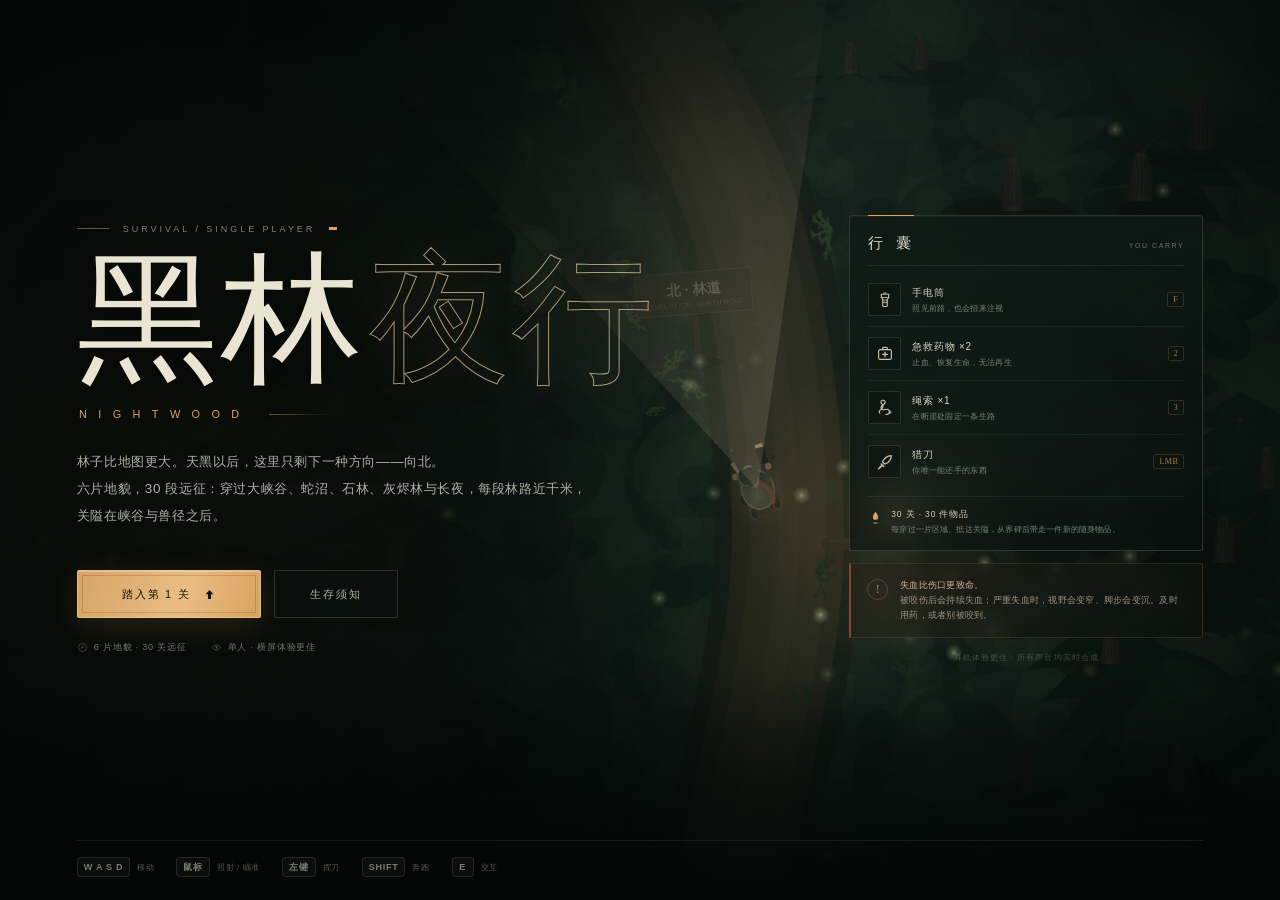
<file: index.html>
<!DOCTYPE html>
<html lang="zh-CN">
<head>
  <meta charset="UTF-8">
  <meta name="viewport" content="width=device-width, initial-scale=1, viewport-fit=cover">
  <meta name="theme-color" content="#050b0a">
  <title>黑林夜行 · NIGHTWOOD</title>
  <meta name="description" content="一款发生在深夜密林中的单人生存穿越小游戏。六片地貌、30 段林路，每关不同天气，每过一关获得一件随身物品；靠手电、猎刀、绳索和急救药物活着走到黎明。">
  <link rel="icon" href="data:image/svg+xml,%3Csvg xmlns='http://www.w3.org/2000/svg' viewBox='0 0 64 64'%3E%3Crect width='64' height='64' rx='12' fill='%2308110d'/%3E%3Cpath d='M32 11c8 10 14 16 14 25a14 14 0 1 1-28 0c0-9 6-15 14-25z' fill='%23e2a25e'/%3E%3Cpath d='M32 26c3 5 5 8 5 12a5 5 0 0 1-10 0c0-4 2-7 5-12z' fill='%2308110d'/%3E%3C/svg%3E">
  <link rel="stylesheet" href="style.css">
</head>
<body>
  <div id="app">
    <canvas id="world" aria-label="黑夜森林游戏画面"></canvas>
    <div class="atmosphere" aria-hidden="true">
      <div class="grain"></div>
      <div class="vignette"></div>
      <div class="moon-haze"></div>
    </div>
    <div id="damageFlash" aria-hidden="true"></div>
    <div id="bleedEdge" aria-hidden="true"></div>
    <div id="dangerPulse" aria-hidden="true"></div>

    <svg class="svg-sprite" aria-hidden="true">
      <defs>
        <symbol id="i-compass" viewBox="0 0 24 24">
          <circle cx="12" cy="12" r="8.6" fill="none" stroke="currentColor" stroke-width="1.4"/>
          <path d="M14.8 9.2l-1.7 4.1-4.1 1.7 1.7-4.1 4.1-1.7z" fill="currentColor"/>
          <path d="M12 1.8v2.1M12 20.1v2.1" stroke="currentColor" stroke-width="1.2"/>
        </symbol>
        <symbol id="i-heart" viewBox="0 0 24 24">
          <path d="M12 20s-7.5-4.6-7.5-10A4.3 4.3 0 0 1 12 7a4.3 4.3 0 0 1 7.5 3c0 5.4-7.5 10-7.5 10z" fill="currentColor"/>
        </symbol>
        <symbol id="i-drop" viewBox="0 0 24 24">
          <path d="M12 2.8s5.6 6.2 5.6 10.2A5.6 5.6 0 0 1 12 18.6a5.6 5.6 0 0 1-5.6-5.6C6.4 9 12 2.8 12 2.8z" fill="none" stroke="currentColor" stroke-width="1.5"/>
          <path d="M9.4 13.6a2.7 2.7 0 0 0 2.6 2.3" fill="none" stroke="currentColor" stroke-width="1.2" stroke-linecap="round"/>
        </symbol>
        <symbol id="i-bolt" viewBox="0 0 24 24">
          <path d="M13.3 2.5L5.7 13h5.1l-.9 8.5L18.3 11h-5.2l.2-8.5z" fill="currentColor"/>
        </symbol>
        <symbol id="i-flashlight" viewBox="0 0 24 24">
          <path d="M7.1 4.4h9.8v4.2L15 11.3v7.9a1.4 1.4 0 0 1-1.4 1.4h-3.2a1.4 1.4 0 0 1-1.4-1.4v-7.9L7.1 8.6V4.4z" fill="none" stroke="currentColor" stroke-width="1.5"/>
          <path d="M8.7 8.6h6.6M9.6 12.1h4.8M9.6 15.2h4.8" stroke="currentColor" stroke-width="1.2" stroke-linecap="round"/>
          <path d="M10.4 2.7h3.2" stroke="currentColor" stroke-width="1.3" stroke-linecap="round"/>
        </symbol>
        <symbol id="i-medkit" viewBox="0 0 24 24">
          <rect x="3.5" y="6.2" width="17" height="13" rx="2" fill="none" stroke="currentColor" stroke-width="1.5"/>
          <path d="M8.8 6.2V4.7A1.5 1.5 0 0 1 10.3 3.2h3.4a1.5 1.5 0 0 1 1.5 1.5v1.5" fill="none" stroke="currentColor" stroke-width="1.5"/>
          <path d="M12 9.5v6.2M8.9 12.6h6.2" stroke="currentColor" stroke-width="1.7" stroke-linecap="round"/>
        </symbol>
        <symbol id="i-rope" viewBox="0 0 24 24">
          <path d="M5.1 18.9c-2.4-2.4 1.3-4.7 3.1-6.6 2-2.2 1.2-4.4-.5-5.9-1.8-1.6-1.5-4.2.8-4.7 2.7-.6 4.6 2.3 3 4.5-1.2 1.7-3.8 2.4-4.7 4.4-.8 1.8 1.1 3.2 2.7 3.6 2.4.6 4.7-1.4 6.7-.2 2.6 1.5 2.1 4.8.1 6-.9.6-2.2.7-3.3.4" fill="none" stroke="currentColor" stroke-width="1.5" stroke-linecap="round"/>
          <path d="M17.7 16.2c1.5-.5 2.6.7 2.2 2.1-.3 1.1-1.8 1.6-2.5.6" fill="none" stroke="currentColor" stroke-width="1.3" stroke-linecap="round"/>
        </symbol>
        <symbol id="i-knife" viewBox="0 0 24 24">
          <path d="M20.4 3.5c-6.6.5-9.9 4.2-11.6 8.1l3.3 3.2c4.3-1.7 8-5.1 8.3-11.3z" fill="none" stroke="currentColor" stroke-width="1.5" stroke-linejoin="round"/>
          <path d="M8.1 12.7l2.9 2.8" stroke="currentColor" stroke-width="1.2"/>
          <path d="M8.4 16.2l-3.7 3.6M6.9 14.7l3.4 3.2" stroke="currentColor" stroke-width="2" stroke-linecap="round"/>
          <path d="M4.1 20.1l-1 1" stroke="currentColor" stroke-width="1.4" stroke-linecap="round"/>
        </symbol>
        <symbol id="i-pause" viewBox="0 0 24 24">
          <path d="M8 5.5v13M16 5.5v13" stroke="currentColor" stroke-width="2.3" stroke-linecap="round"/>
        </symbol>
        <symbol id="i-play" viewBox="0 0 24 24">
          <path d="M8 4.7l11 7.3-11 7.3V4.7z" fill="currentColor"/>
        </symbol>
        <symbol id="i-sound" viewBox="0 0 24 24">
          <path d="M4 9.2h3.2L12 5.3v13.4l-4.8-3.9H4V9.2z" fill="none" stroke="currentColor" stroke-width="1.5" stroke-linejoin="round"/>
          <path d="M15.2 8.4a5 5 0 0 1 0 7.2M17.8 5.9a8.6 8.6 0 0 1 0 12.2" fill="none" stroke="currentColor" stroke-width="1.4" stroke-linecap="round"/>
        </symbol>
        <symbol id="i-mute" viewBox="0 0 24 24">
          <path d="M4 9.2h3.2L12 5.3v13.4l-4.8-3.9H4V9.2z" fill="none" stroke="currentColor" stroke-width="1.5" stroke-linejoin="round"/>
          <path d="M15.5 9.5l5 5M20.5 9.5l-5 5" stroke="currentColor" stroke-width="1.5" stroke-linecap="round"/>
        </symbol>
        <symbol id="i-arrow" viewBox="0 0 24 24">
          <path d="M12 3.5l7.2 8.2h-4.4v8.8H9.2v-8.8H4.8L12 3.5z" fill="currentColor"/>
        </symbol>
        <symbol id="i-foot" viewBox="0 0 24 24">
          <path d="M9.6 12.8c-1.9-.2-3.1 1.6-2.7 3.9.4 2.4 2 4.5 4.2 4.3 2.4-.2 3.5-2.3 3-4.8-.4-2.2-2-3.3-4.5-3.4z" fill="currentColor"/>
          <circle cx="10.2" cy="7.1" r="1.4" fill="currentColor"/>
          <circle cx="13" cy="5.5" r="1.2" fill="currentColor"/>
          <circle cx="15.3" cy="7.2" r="1" fill="currentColor"/>
          <circle cx="15.6" cy="9.8" r=".9" fill="currentColor"/>
        </symbol>
        <symbol id="i-eye" viewBox="0 0 24 24">
          <path d="M2.8 12s3.4-5.6 9.2-5.6 9.2 5.6 9.2 5.6-3.4 5.6-9.2 5.6S2.8 12 2.8 12z" fill="none" stroke="currentColor" stroke-width="1.5"/>
          <circle cx="12" cy="12" r="2.5" fill="currentColor"/>
        </symbol>
        <symbol id="i-leaf" viewBox="0 0 24 24">
          <path d="M4.2 19.8C2.6 12.6 7.9 3.9 20.6 3.3c.6 10.3-5.5 17.4-15 15.2" fill="none" stroke="currentColor" stroke-width="1.5" stroke-linejoin="round"/>
          <path d="M4.2 19.8C7.3 14 11.4 10.1 17.3 7" fill="none" stroke="currentColor" stroke-width="1.2" stroke-linecap="round"/>
        </symbol>
        <symbol id="i-skull" viewBox="0 0 24 24">
          <path d="M5.5 11.4a6.5 6.5 0 1 1 13 0c0 2.2-1 3.4-2.4 4.5v2.4a1.8 1.8 0 0 1-1.8 1.8h-4.6a1.8 1.8 0 0 1-1.8-1.8v-2.4c-1.4-1.1-2.4-2.3-2.4-4.5z" fill="none" stroke="currentColor" stroke-width="1.5"/>
          <circle cx="9.4" cy="11" r="1.35" fill="currentColor"/>
          <circle cx="14.6" cy="11" r="1.35" fill="currentColor"/>
          <path d="M10.3 16.3h3.4M10 18.4h4" stroke="currentColor" stroke-width="1.2" stroke-linecap="round"/>
        </symbol>
        <symbol id="i-torch" viewBox="0 0 24 24">
          <path d="M12 2.8c1.8 2.7 4.2 5.4 4.2 8.7a4.2 4.2 0 1 1-8.4 0c0-3.3 2.4-6 4.2-8.7z" fill="currentColor"/>
          <path d="M9.3 20.8h5.4" stroke="currentColor" stroke-width="1.4" stroke-linecap="round"/>
        </symbol>
        <symbol id="i-chevron" viewBox="0 0 24 24">
          <path d="M9 5l7 7-7 7" fill="none" stroke="currentColor" stroke-width="1.7" stroke-linecap="round" stroke-linejoin="round"/>
        </symbol>
        <symbol id="i-shield" viewBox="0 0 24 24">
          <path d="M12 3l7 3v5.5c0 4.5-3 7.6-7 9.5-4-1.9-7-5-7-9.5V6l7-3z" fill="none" stroke="currentColor" stroke-width="1.5" stroke-linejoin="round"/>
          <path d="M8.8 12.1l2.1 2.1 4.6-4.4" fill="none" stroke="currentColor" stroke-width="1.4" stroke-linecap="round" stroke-linejoin="round"/>
        </symbol>
      </defs>
    </svg>

    <div id="hud" class="hud is-hidden">
      <header class="hud-top">
        <div class="brand">
          <span class="brand-mark"><svg><use href="#i-leaf"/></svg></span>
          <span class="brand-copy"><b>NIGHTWOOD</b><small>黑林夜行</small></span>
        </div>

        <section class="objective" aria-label="当前目标">
          <div class="objective-main">
            <span class="objective-icon"><svg><use href="#i-compass"/></svg></span>
            <div class="objective-copy">
              <span class="eyebrow">第 <b id="levelNum">1</b> / 30 关 · <span id="levelName">林缘</span></span>
              <strong id="objectiveText">穿过本关林道，领取一件随身物品</strong>
            </div>
            <div class="objective-distance"><b id="distance">1,250</b><span>m</span></div>
          </div>
          <div class="progress-track">
            <span class="progress-fill" id="progressFill"></span>
            <span class="progress-glow" id="progressGlow"></span>
            <span class="progress-node progress-node-a"></span>
            <span class="progress-node progress-node-b"></span>
            <span class="progress-node progress-node-c"></span>
          </div>
          <span class="compass-arrow" id="compassArrow" aria-hidden="true"><svg><use href="#i-arrow"/></svg></span>
        </section>

        <div class="top-actions">
          <button id="soundBtn" class="icon-btn" type="button" aria-label="关闭声音" title="声音">
            <svg class="sound-on"><use href="#i-sound"/></svg>
            <svg class="sound-off"><use href="#i-mute"/></svg>
          </button>
          <button id="pauseBtn" class="icon-btn" type="button" aria-label="暂停游戏" title="暂停 (Esc)">
            <svg><use href="#i-pause"/></svg>
          </button>
        </div>
      </header>

      <aside class="status-panel" aria-label="生存状态">
        <div class="status-head">
          <span class="status-label"><svg><use href="#i-heart"/></svg> 生命</span>
          <span class="hp-readout"><b id="hpValue">100</b><small>/<span id="hpMax">100</span></small></span>
        </div>
        <div class="hp-track"><span id="hpFill" class="hp-fill"></span><i class="hp-shine"></i></div>
        <div class="status-row">
          <span class="bleed-label" id="bleedLabel"><svg><use href="#i-drop"/></svg> 无失血</span>
          <span class="bleed-pips" id="bleedPips" aria-hidden="true"><i></i><i></i><i></i></span>
        </div>
        <div class="stamina-row">
          <span><svg><use href="#i-bolt"/></svg> 体力</span>
          <div class="stamina-track"><span id="staminaFill"></span></div>
        </div>
      </aside>

      <aside class="inventory-panel" id="inventoryPanel" aria-label="关卡奖励物品">
        <div class="inventory-head"><span>沿路拾得</span><b id="itemCount">0</b></div>
        <div class="inventory-items" id="inventoryItems"><span class="inventory-empty">尚未获得物品</span></div>
      </aside>

      <div class="hotbar" role="group" aria-label="随身物品">
        <button class="slot is-active" type="button" data-slot="light" aria-label="手电筒（F）">
          <span class="slot-key">F</span>
          <span class="slot-icon"><svg><use href="#i-flashlight"/></svg></span>
          <span class="slot-name">手电</span>
          <span class="slot-state" id="lightState">已开</span>
        </button>
        <button class="slot" type="button" data-slot="med" aria-label="急救药物（2）">
          <span class="slot-key">2</span>
          <span class="slot-icon"><svg><use href="#i-medkit"/></svg></span>
          <span class="slot-name">急救药</span>
          <span class="slot-count" id="medCount">2</span>
        </button>
        <button class="slot" type="button" data-slot="rope" aria-label="绳子（3）">
          <span class="slot-key">3</span>
          <span class="slot-icon"><svg><use href="#i-rope"/></svg></span>
          <span class="slot-name">绳索</span>
          <span class="slot-count" id="ropeCount">1</span>
        </button>
        <button class="slot slot-knife" type="button" data-slot="knife" aria-label="猎刀（鼠标左键或空格）">
          <span class="slot-key">LMB</span>
          <span class="slot-icon"><svg><use href="#i-knife"/></svg></span>
          <span class="slot-name">猎刀</span>
          <span class="slot-state">就绪</span>
        </button>
      </div>

      <div id="prompt" class="prompt" role="status" aria-live="polite">
        <span class="prompt-key">E</span>
        <span class="prompt-copy"><b id="promptTitle">固定绳索</b><small id="promptSub">跨过前方断崖</small></span>
      </div>

      <div class="hints" aria-hidden="true">
        <span><kbd>WASD</kbd> 移动</span>
        <span><kbd>SHIFT</kbd> 奔跑</span>
        <span><kbd>F</kbd> 手电</span>
        <span><kbd>LMB</kbd> 挥刀</span>
        <span><kbd>ESC</kbd> 暂停</span>
      </div>

      <div id="toasts" class="toasts" aria-live="polite" aria-atomic="false"></div>
      <div id="sceneTitle" class="scene-title" aria-live="polite">
        <span class="scene-eyebrow" id="sceneEyebrow">第 1 关</span>
        <b id="sceneName">林 缘</b>
        <small id="sceneSub">天光在身后熄灭了</small>
      </div>
    </div>

    <section id="menu" class="screen menu-screen">
      <div class="menu-gradient"></div>
      <div class="menu-content">
        <div class="menu-lead">
          <div class="menu-kicker"><span></span> SURVIVAL / SINGLE PLAYER <span></span></div>
          <h1><span>黑林</span><span class="title-outline">夜行</span></h1>
          <div class="title-en">NIGHTWOOD</div>
          <p class="menu-story">林子比地图更大。天黑以后，这里只剩下一种方向——向北。<br>六片地貌，30 段远征：穿过大峡谷、蛇沼、石林、灰烬林与长夜，每段林路近千米，关隘在峡谷与兽径之后。</p>
          <div class="menu-actions">
            <button id="startBtn" class="btn btn-primary" type="button">
              <span>踏入第 1 关</span>
              <svg><use href="#i-arrow"/></svg>
            </button>
            <button id="howBtn" class="btn btn-quiet" type="button">生存须知</button>
          </div>
          <div class="menu-meta">
            <span><svg><use href="#i-compass"/></svg> 6 片地貌 · 30 关远征</span>
            <span><svg><use href="#i-eye"/></svg> 单人 · 横屏体验更佳</span>
            <span class="menu-touch-tip"><svg><use href="#i-bolt"/></svg> 摇杆推到底奔跑</span>
          </div>
        </div>

        <aside class="menu-side">
          <div class="field-card">
            <div class="field-head"><span>行 囊</span><small>YOU CARRY</small></div>
            <ul class="kit-list">
              <li><span class="kit-icon"><svg><use href="#i-flashlight"/></svg></span><div><b>手电筒</b><small>照见前路，也会招来注视</small></div><em>F</em></li>
              <li><span class="kit-icon"><svg><use href="#i-medkit"/></svg></span><div><b>急救药物 ×2</b><small>止血、恢复生命，无法再生</small></div><em>2</em></li>
              <li><span class="kit-icon"><svg><use href="#i-rope"/></svg></span><div><b>绳索 ×1</b><small>在断崖处固定一条生路</small></div><em>3</em></li>
              <li><span class="kit-icon"><svg><use href="#i-knife"/></svg></span><div><b>猎刀</b><small>你唯一能还手的东西</small></div><em>LMB</em></li>
            </ul>
            <div class="kit-note"><svg><use href="#i-torch"/></svg><span><b>30 关 · 30 件物品</b><small>每穿过一片区域、抵达关隘，从界碑后带走一件新的随身物品。</small></span></div>
          </div>
          <div class="rule-card">
            <span class="rule-mark">!</span>
            <p><b>失血比伤口更致命。</b><br>被咬伤后会持续失血；严重失血时，视野会变窄、脚步会变沉。及时用药，或者别被咬到。</p>
          </div>
          <div class="menu-footnote">耳机体验更佳 · 所有声音均实时合成</div>
        </aside>
      </div>
      <div class="menu-controls">
        <span><kbd>W A S D</kbd> 移动</span>
        <span><kbd>鼠标</kbd> 照射 / 瞄准</span>
        <span><kbd>左键</kbd> 挥刀</span>
        <span><kbd>SHIFT</kbd> 奔跑</span>
        <span><kbd>E</kbd> 交互</span>
      </div>
    </section>

    <section id="howModal" class="screen modal-screen is-hidden" aria-modal="true" role="dialog" aria-labelledby="howTitle">
      <div class="modal-card how-card">
        <button class="modal-close" id="howClose" type="button" aria-label="关闭">×</button>
        <span class="modal-kicker">FIELD MANUAL / 01</span>
        <h2 id="howTitle">活着穿过黑森林</h2>
        <div class="how-grid">
          <article><span class="how-num">01</span><h3>看光，也看暗处</h3><p>手电照出的扇形区域最清晰。光圈外的树影里，可能只剩两只反光的眼睛。</p></article>
          <article><span class="how-num">02</span><h3>光会暴露你</h3><p>捕食者更远就能发现开着手电、正在奔跑的人。想绕开它们，就关灯、慢走。</p></article>
          <article><span class="how-num">03</span><h3>伤口必须处理</h3><p>每次被咬都会叠加失血。失血会持续扣除生命；按 <kbd>2</kbd> 使用急救药物止血。</p></article>
          <article><span class="how-num">04</span><h3>不要恋战</h3><p>刀能逼退野兽，但你的体力有限。多数时候，跑开比杀死它更划算。</p></article>
        </div>
        <div class="how-tip"><b>路线提示</b> 每关是一整片区域，关隘在近千米林路之外，不是几步路就能到。先穿过大峡谷，再经过蛇沼、石林、灰烬林、长夜和北坡；抵达关隘即可领取一件随身物品。断崖处需要按 <kbd>E</kbd> 用绳索架桥。</div>
        <button id="howStart" class="btn btn-primary" type="button"><span>开始穿越</span><svg><use href="#i-arrow"/></svg></button>
      </div>
    </section>

    <section id="pause" class="screen modal-screen is-hidden" aria-modal="true" role="dialog" aria-labelledby="pauseTitle">
      <div class="modal-card pause-card">
        <span class="modal-kicker">PAUSED / 林间暂歇</span>
        <h2 id="pauseTitle">黑暗还在等你</h2>
        <p class="modal-sub">深呼吸。野兽不会在你暂停时靠近。</p>
        <div class="pause-actions">
          <button id="resumeBtn" class="btn btn-primary" type="button"><span>继续前进</span><svg><use href="#i-play"/></svg></button>
          <button id="pauseRestartBtn" class="btn btn-quiet" type="button">重新开始</button>
          <button id="pauseMenuBtn" class="btn btn-quiet" type="button">返回标题</button>
        </div>
        <div class="pause-stats" id="pauseStats"></div>
      </div>
    </section>

    <section id="death" class="screen end-screen is-hidden" aria-modal="true" role="dialog" aria-labelledby="deathTitle">
      <div class="end-card end-death">
        <span class="end-mark"><svg><use href="#i-skull"/></svg></span>
        <span class="modal-kicker">THE FOREST KEPT YOU</span>
        <h2 id="deathTitle">你倒在了黑暗里</h2>
        <p id="deathReason" class="end-copy">血在落叶间洇开。森林重新安静下来。</p>
        <div class="end-stats" id="deathStats"></div>
        <div class="end-actions">
          <button id="retryBtn" class="btn btn-primary" type="button"><span>再来一次</span><svg><use href="#i-arrow"/></svg></button>
          <button id="deathMenuBtn" class="btn btn-quiet" type="button">返回标题</button>
        </div>
        <small class="end-hint">提示：及时止血，比杀死更多野兽更重要。</small>
      </div>
    </section>

    <section id="victory" class="screen end-screen is-hidden" aria-modal="true" role="dialog" aria-labelledby="victoryTitle">
      <div class="end-card end-victory">
        <span class="end-mark"><svg><use href="#i-torch"/></svg></span>
        <span class="modal-kicker">YOU MADE IT THROUGH</span>
        <h2 id="victoryTitle">你走出了黑森林</h2>
        <p id="victoryCopy" class="end-copy">林道尽头浮起灰蓝色的晨雾。你回头看了一眼——树影很深，但再没有东西跟上来。</p>
        <div class="reward-card" id="rewardCard">
          <span class="reward-icon"><svg><use id="rewardIcon" href="#i-flashlight"/></svg></span>
          <div class="reward-copy">
            <span>本关奖励 · 随身物品</span>
            <b id="rewardName">强光电池</b>
            <p id="rewardDesc">手电照射范围 +18%。</p>
          </div>
          <em id="rewardCount">+1</em>
        </div>
        <div class="end-stats" id="victoryStats"></div>
        <div class="end-actions">
          <button id="againBtn" class="btn btn-primary" type="button"><span>进入下一关</span><svg><use href="#i-arrow"/></svg></button>
          <button id="victoryMenuBtn" class="btn btn-quiet" type="button">返回标题</button>
        </div>
        <small class="end-hint" id="victoryHint">30 关 · 每过一关获得一件随身物品</small>
      </div>
    </section>

    <div id="touchUI" class="touch-ui" aria-hidden="true">
      <div class="touch-stick" id="touchStick"><span class="stick-ring"></span><span class="stick-knob" id="stickKnob"></span></div>
      <div class="touch-actions">
        <button type="button" class="touch-btn touch-light" data-touch="light" aria-label="开关手电"><svg><use href="#i-flashlight"/></svg></button>
        <button type="button" class="touch-btn touch-med" data-touch="med" aria-label="使用急救药物"><svg><use href="#i-medkit"/></svg></button>
        <button type="button" class="touch-btn touch-interact" data-touch="interact" aria-label="交互"><span>E</span></button>
        <button type="button" class="touch-btn touch-attack" data-touch="attack" aria-label="挥刀"><svg><use href="#i-knife"/></svg></button>
      </div>
    </div>

    <div id="rotateHint" class="rotate-hint">
      <svg><use href="#i-compass"/></svg>
      <b>横屏进入森林</b>
      <span>旋转设备可获得更完整的视野</span>
    </div>
  </div>

  <script src="game.js"></script>
</body>
</html>
</file>
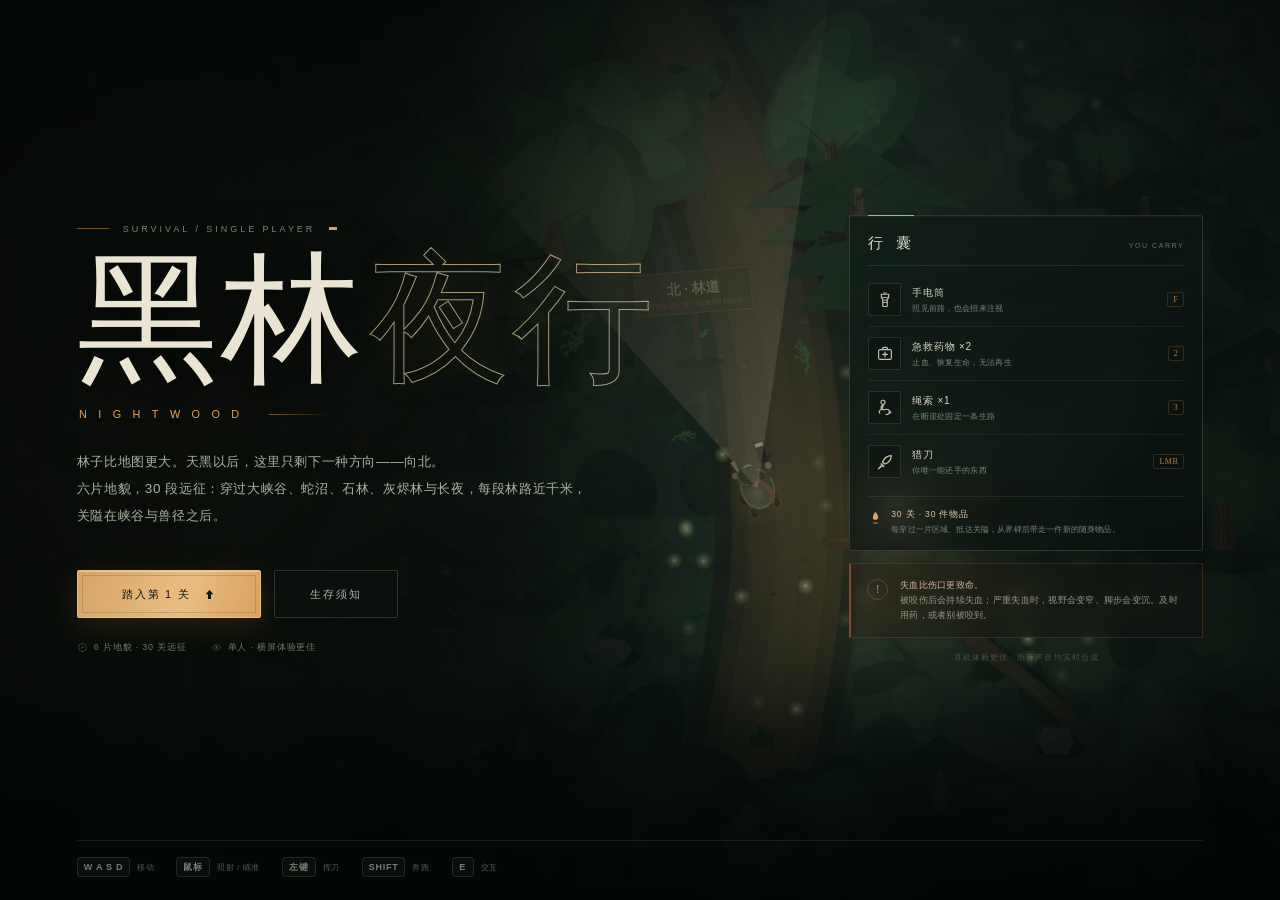
<file: night-forest.html>
<!DOCTYPE html>
<html lang="zh-CN">
<head>
  <meta charset="UTF-8">
  <meta name="viewport" content="width=device-width, initial-scale=1, viewport-fit=cover">
  <meta name="theme-color" content="#050b0a">
  <title>黑林夜行 · NIGHTWOOD</title>
  <meta name="description" content="一款发生在深夜密林中的单人生存穿越小游戏。六片地貌、30 段林路，每关不同天气，每过一关获得一件随身物品；靠手电、猎刀、绳索和急救药物活着走到黎明。">
  <link rel="icon" href="data:image/svg+xml,%3Csvg xmlns='http://www.w3.org/2000/svg' viewBox='0 0 64 64'%3E%3Crect width='64' height='64' rx='12' fill='%2308110d'/%3E%3Cpath d='M32 11c8 10 14 16 14 25a14 14 0 1 1-28 0c0-9 6-15 14-25z' fill='%23e2a25e'/%3E%3Cpath d='M32 26c3 5 5 8 5 12a5 5 0 0 1-10 0c0-4 2-7 5-12z' fill='%2308110d'/%3E%3C/svg%3E">
  <style>
/* NIGHTWOOD — interface skin */
:root {
  --ink: #e8e3d4;
  --ink-dim: #b8b8a6;
  --muted: #84968b;
  --faint: rgba(219, 226, 207, .09);
  --line: rgba(211, 220, 198, .15);
  --line-strong: rgba(224, 230, 207, .28);
  --panel: rgba(8, 15, 14, .72);
  --panel-deep: rgba(4, 9, 9, .9);
  --moss: #8ba387;
  --moss-bright: #bed0a8;
  --amber: #e2a25e;
  --amber-hot: #ffd18c;
  --amber-soft: rgba(226, 162, 94, .16);
  --blood: #b74840;
  --blood-hot: #e26c56;
  --blue-night: #6e8d98;
  --ui-sans: "Avenir Next", "Segoe UI", "PingFang SC", "Microsoft YaHei", sans-serif;
  --ui-serif: "Iowan Old Style", "Palatino Linotype", "Book Antiqua", "Songti SC", "STSong", serif;
  --ease: cubic-bezier(.2, .8, .2, 1);
}

* { box-sizing: border-box; }
html, body {
  width: 100%;
  height: 100%;
  margin: 0;
  padding: 0;
  overflow: hidden;
  background: #040807;
  color: var(--ink);
  font-family: var(--ui-sans);
  -webkit-font-smoothing: antialiased;
  text-rendering: optimizeLegibility;
}
body {
  overscroll-behavior: none;
  user-select: none;
  -webkit-user-select: none;
  touch-action: none;
}
button { font: inherit; color: inherit; border: 0; background: none; padding: 0; cursor: pointer; }
button:focus-visible, [tabindex]:focus-visible {
  outline: 1px solid var(--amber-hot);
  outline-offset: 4px;
}
svg { display: block; width: 1em; height: 1em; }
::selection { background: var(--amber); color: #080b09; }

#app {
  position: fixed;
  inset: 0;
  isolation: isolate;
  background: #050a09;
}
#world {
  position: absolute;
  inset: 0;
  width: 100%;
  height: 100%;
  display: block;
  cursor: crosshair;
}
body.is-playing #world { cursor: none; }
body:not(.is-playing) #world { cursor: default; }
.svg-sprite { position: absolute; width: 0; height: 0; overflow: hidden; }

/* ---------------- atmosphere ---------------- */
.atmosphere { position: absolute; inset: 0; pointer-events: none; z-index: 2; }
.atmosphere > div { position: absolute; inset: 0; }
.grain {
  opacity: .05;
  mix-blend-mode: soft-light;
  background-image: url("data:image/svg+xml,%3Csvg xmlns='http://www.w3.org/2000/svg' width='220' height='220'%3E%3Cfilter id='n'%3E%3CfeTurbulence type='fractalNoise' baseFrequency='.9' numOctaves='3' stitchTiles='stitch'/%3E%3C/filter%3E%3Crect width='100%25' height='100%25' filter='url(%23n)'/%3E%3C/svg%3E");
  animation: grainShift 1.1s steps(2) infinite;
  transform: scale(1.08);
}
.vignette {
  background:
    radial-gradient(ellipse at 50% 48%, transparent 35%, rgba(2, 6, 5, .25) 64%, rgba(1, 4, 3, .8) 100%),
    linear-gradient(180deg, rgba(1, 5, 5, .3), transparent 18%, transparent 76%, rgba(1, 4, 3, .52));
}
.moon-haze {
  opacity: .8;
  background:
    radial-gradient(ellipse 55% 38% at 78% -5%, rgba(133, 164, 164, .11), transparent 65%),
    linear-gradient(116deg, transparent 35%, rgba(123, 155, 146, .028) 47%, transparent 58%);
  mix-blend-mode: screen;
}
#damageFlash, #bleedEdge, #dangerPulse { position: absolute; inset: 0; pointer-events: none; }
#damageFlash {
  z-index: 8;
  opacity: 0;
  background:
    radial-gradient(ellipse at 50% 55%, transparent 24%, rgba(137, 16, 16, .28) 68%, rgba(107, 8, 8, .7) 100%);
  mix-blend-mode: screen;
  transition: opacity .5s ease-out;
}
#bleedEdge {
  z-index: 7;
  opacity: calc(var(--bleed, 0) * .6);
  background: radial-gradient(ellipse at 50% 50%, transparent 44%, rgba(108, 12, 16, .42) 82%, rgba(72, 4, 8, .74) 100%);
  animation: bleedPulse 2.1s ease-in-out infinite;
  transition: opacity .8s ease;
}
#dangerPulse {
  z-index: 7;
  opacity: 0;
  box-shadow: inset 0 0 130px 30px rgba(142, 30, 25, .22);
  transition: opacity .6s ease;
}
#dangerPulse.is-danger { opacity: 1; animation: dangerBreathe 1.8s ease-in-out infinite; }

@keyframes grainShift {
  0% { transform: translate(0, 0) scale(1.08); }
  25% { transform: translate(-1.5%, 1%) scale(1.08); }
  50% { transform: translate(1%, -1.5%) scale(1.08); }
  75% { transform: translate(1.5%, .5%) scale(1.08); }
  100% { transform: translate(-.5%, 1.5%) scale(1.08); }
}
@keyframes bleedPulse {
  0%, 100% { opacity: calc(var(--bleed, 0) * .42); }
  50% { opacity: calc(var(--bleed, 0) * .74); }
}
@keyframes dangerBreathe {
  0%, 100% { opacity: .45; }
  50% { opacity: 1; }
}

/* ---------------- common UI ---------------- */
svg use { pointer-events: none; }
kbd {
  display: inline-flex;
  align-items: center;
  justify-content: center;
  min-width: 22px;
  height: 20px;
  padding: 0 6px;
  border: 1px solid rgba(226, 229, 207, .2);
  border-bottom-color: rgba(226, 229, 207, .1);
  border-radius: 4px;
  background: linear-gradient(180deg, rgba(255,255,255,.065), rgba(255,255,255,.015));
  color: #d8d8c5;
  font-family: var(--ui-sans);
  font-size: 9px;
  font-weight: 600;
  letter-spacing: .08em;
  line-height: 1;
  box-shadow: 0 1px 0 rgba(0,0,0,.4);
}
.is-hidden {
  opacity: 0 !important;
  visibility: hidden !important;
  pointer-events: none !important;
}
.eyebrow {
  font-size: 9px;
  font-weight: 600;
  letter-spacing: .22em;
  text-transform: uppercase;
  color: var(--moss);
}

/* ---------------- HUD ---------------- */
.hud {
  position: absolute;
  inset: 0;
  z-index: 10;
  pointer-events: none;
  transition: opacity .65s ease;
}
.hud button, .hud .slot { pointer-events: auto; }
.hud-top {
  position: absolute;
  top: 0;
  left: 0;
  right: 0;
  display: flex;
  align-items: flex-start;
  justify-content: space-between;
  padding: 20px 24px;
  gap: 20px;
}
.brand { display: flex; align-items: center; gap: 10px; flex: 0 0 auto; padding-top: 5px; }
.brand-mark {
  display: grid;
  place-items: center;
  width: 31px;
  height: 31px;
  border: 1px solid rgba(205, 217, 189, .28);
  border-radius: 50%;
  color: var(--moss-bright);
  background: rgba(10, 19, 16, .46);
  box-shadow: inset 0 0 18px rgba(156, 186, 137, .07);
}
.brand-mark svg { width: 15px; height: 15px; }
.brand-copy { display: flex; flex-direction: column; line-height: 1; gap: 4px; }
.brand-copy b { font-size: 10px; letter-spacing: .26em; color: #d8d7c3; font-weight: 600; }
.brand-copy small { font-size: 10px; letter-spacing: .34em; color: var(--muted); }

.objective {
  position: relative;
  width: min(480px, 43vw);
  padding: 12px 14px 10px;
  background:
    linear-gradient(180deg, rgba(12, 22, 19, .88), rgba(8, 15, 13, .7));
  border: 1px solid rgba(199, 211, 186, .15);
  border-radius: 5px;
  backdrop-filter: blur(9px);
  box-shadow: 0 10px 34px rgba(0, 0, 0, .22), inset 0 1px 0 rgba(255,255,255,.03);
  overflow: hidden;
}
.objective::before {
  content: "";
  position: absolute;
  top: 0;
  left: 14px;
  width: 40px;
  height: 1px;
  background: var(--amber);
  opacity: .7;
}
.objective-main { display: flex; align-items: center; gap: 11px; }
.objective-icon {
  display: grid;
  place-items: center;
  width: 29px;
  height: 29px;
  flex: 0 0 auto;
  color: var(--amber);
  border: 1px solid rgba(226, 162, 94, .24);
  border-radius: 50%;
  background: rgba(226, 162, 94, .07);
}
.objective-icon svg { width: 17px; height: 17px; }
.objective-copy { display: flex; flex-direction: column; gap: 4px; min-width: 0; }
.objective-copy strong {
  font-size: 12px;
  font-weight: 500;
  letter-spacing: .055em;
  color: #dedccb;
  white-space: nowrap;
  overflow: hidden;
  text-overflow: ellipsis;
}
.objective-distance {
  margin-left: auto;
  display: flex;
  align-items: baseline;
  gap: 2px;
  padding-right: 24px;
  color: var(--ink);
  font-family: var(--ui-serif);
}
.objective-distance b { font-size: 22px; font-weight: 500; font-variant-numeric: tabular-nums; letter-spacing: -.02em; }
.objective-distance span { font-size: 9px; color: var(--muted); letter-spacing: .1em; }
.progress-track {
  position: relative;
  height: 2px;
  margin-top: 11px;
  background: rgba(218, 225, 204, .1);
  overflow: visible;
}
.progress-fill {
  position: absolute;
  left: 0; top: 0; bottom: 0; width: 0%;
  background: linear-gradient(90deg, rgba(126, 148, 119, .6), var(--amber) 80%, var(--amber-hot));
  box-shadow: 0 0 9px rgba(226, 162, 94, .48);
  transition: width .5s var(--ease);
}
.progress-glow {
  position: absolute;
  top: -2px;
  width: 5px; height: 5px;
  border-radius: 50%;
  background: var(--amber-hot);
  box-shadow: 0 0 10px 3px rgba(255, 201, 128, .5);
  left: 0%;
  transition: left .5s var(--ease);
}
.progress-node {
  position: absolute;
  top: -2px;
  width: 5px; height: 5px;
  border: 1px solid rgba(205, 215, 191, .34);
  border-radius: 50%;
  background: #0d1713;
  transform: translateX(-50%);
}
.progress-node-a { left: 32%; }
.progress-node-b { left: 62%; }
.progress-node-c { left: 86%; }
.compass-arrow {
  position: absolute;
  right: 12px;
  top: 12px;
  width: 17px;
  height: 17px;
  color: rgba(226, 162, 94, .8);
  transform-origin: 50% 50%;
  transition: transform .2s linear;
}
.compass-arrow svg { width: 100%; height: 100%; }

.top-actions { display: flex; gap: 7px; flex: 0 0 auto; padding-top: 2px; }
.icon-btn {
  display: grid;
  place-items: center;
  width: 36px;
  height: 36px;
  color: #b7beac;
  border: 1px solid rgba(202, 214, 189, .15);
  border-radius: 50%;
  background: rgba(8, 15, 13, .58);
  backdrop-filter: blur(8px);
  transition: color .2s, border-color .2s, background .2s, transform .2s;
}
.icon-btn:hover { color: var(--amber-hot); border-color: rgba(226, 162, 94, .4); background: rgba(30, 33, 23, .7); transform: translateY(-1px); }
.icon-btn svg { width: 15px; height: 15px; }
.icon-btn .sound-off { display: none; }
body.is-muted .icon-btn .sound-on { display: none; }
body.is-muted .icon-btn .sound-off { display: block; }

.status-panel {
  position: absolute;
  left: 26px;
  bottom: 28px;
  width: 292px;
  padding: 13px 15px 12px;
  border: 1px solid rgba(200, 212, 187, .14);
  border-left-color: rgba(226, 162, 94, .32);
  border-radius: 4px;
  background:
    linear-gradient(120deg, rgba(8, 16, 14, .9), rgba(9, 16, 14, .58));
  backdrop-filter: blur(8px);
  box-shadow: 0 12px 36px rgba(0,0,0,.24);
}
.status-head { display: flex; justify-content: space-between; align-items: flex-end; margin-bottom: 7px; }
.status-label { display: flex; align-items: center; gap: 6px; font-size: 10px; letter-spacing: .16em; color: var(--ink-dim); }
.status-label svg { width: 12px; height: 12px; color: var(--blood-hot); }
.hp-readout { display: flex; align-items: baseline; gap: 2px; font-family: var(--ui-serif); }
.hp-readout b { font-size: 24px; font-weight: 500; line-height: .85; color: #e8e0cd; font-variant-numeric: tabular-nums; transition: color .3s; }
.hp-readout small { font-size: 9px; color: var(--muted); }
.hp-track {
  position: relative;
  height: 5px;
  border-radius: 1px;
  background: rgba(219, 225, 207, .09);
  overflow: hidden;
  box-shadow: inset 0 1px 3px rgba(0,0,0,.4);
}
.hp-fill {
  position: absolute;
  left: 0; top: 0; bottom: 0;
  width: 100%;
  background: linear-gradient(90deg, #7d2822, #bb4a3d 60%, #d15a45);
  box-shadow: 0 0 8px rgba(187, 74, 61, .32);
  transition: width .3s var(--ease), background .3s;
}
.hp-fill.is-low { background: linear-gradient(90deg, #6d1715, #c02e27 60%, #e45c44); animation: hpPulse 1.2s ease-in-out infinite; }
.hp-shine { position: absolute; left: 0; right: 0; top: 0; height: 1px; background: rgba(255,255,255,.12); }
.status-row { display: flex; align-items: center; justify-content: space-between; margin-top: 9px; }
.bleed-label { display: flex; align-items: center; gap: 5px; font-size: 9px; letter-spacing: .08em; color: var(--muted); transition: color .3s; }
.bleed-label svg { width: 10px; height: 10px; opacity: .65; }
.bleed-label.is-bleeding { color: #db7a67; }
.bleed-label.is-severe { color: #ff8e75; }
.bleed-label.is-severe svg { animation: dropPulse .9s ease-in-out infinite; }
.bleed-pips { display: flex; gap: 5px; }
.bleed-pips i {
  width: 15px; height: 3px;
  border-radius: 2px;
  background: rgba(219, 225, 207, .1);
  transition: background .3s, box-shadow .3s;
}
.bleed-pips i.is-on { background: #a53a32; box-shadow: 0 0 6px rgba(181, 55, 47, .35); }
.stamina-row { display: flex; align-items: center; gap: 8px; margin-top: 10px; padding-top: 9px; border-top: 1px solid rgba(211, 220, 197, .08); }
.stamina-row > span { display: flex; align-items: center; gap: 4px; font-size: 8px; color: var(--muted); letter-spacing: .12em; flex: 0 0 auto; }
.stamina-row svg { width: 9px; height: 9px; color: #bfad70; }
.stamina-track { flex: 1; height: 2px; background: rgba(217, 224, 203, .09); }
.stamina-track span { display: block; width: 100%; height: 100%; background: linear-gradient(90deg, #756e4d, #c2b781); transition: width .2s linear; }
.objective .eyebrow b { color: var(--amber-hot); font-weight: 500; font-variant-numeric: tabular-nums; }
.objective .eyebrow span { color: #c9c3ad; }

/* level loadout — rewards earned from previous stages */
.inventory-panel {
  position: absolute;
  left: 26px;
  bottom: 164px;
  width: 292px;
  padding: 9px 11px 10px;
  border: 1px solid rgba(200, 212, 187, .12);
  border-radius: 4px;
  background: linear-gradient(120deg, rgba(8, 15, 13, .76), rgba(8, 14, 12, .48));
  backdrop-filter: blur(8px);
  pointer-events: none;
}
.inventory-head { display: flex; align-items: center; justify-content: space-between; margin-bottom: 7px; color: #7d8f80; font-size: 8px; letter-spacing: .18em; }
.inventory-head b { min-width: 18px; height: 16px; padding: 0 5px; display: grid; place-items: center; border: 1px solid rgba(226, 162, 94, .25); border-radius: 8px; color: var(--amber); font-size: 8px; font-weight: 500; letter-spacing: .04em; }
.inventory-items { display: flex; flex-wrap: wrap; gap: 5px; max-height: 51px; overflow: hidden; }
.inventory-empty { color: #5e7165; font-size: 8px; letter-spacing: .08em; padding: 3px 0; }
.item-chip {
  display: inline-flex;
  align-items: center;
  gap: 4px;
  max-width: 128px;
  padding: 3px 6px 3px 4px;
  border: 1px solid rgba(192, 205, 178, .11);
  border-radius: 3px;
  background: rgba(255,255,255,.025);
  color: #aeb7a4;
  font-size: 7.5px;
  letter-spacing: .03em;
  white-space: nowrap;
  overflow: hidden;
  text-overflow: ellipsis;
}
.item-chip svg { width: 10px; height: 10px; color: var(--amber); flex: 0 0 auto; }
.item-chip.is-new { border-color: rgba(226,162,94,.4); color: #e2d4b4; box-shadow: 0 0 10px rgba(226,162,94,.12); }

.reward-card {
  display: flex;
  align-items: center;
  gap: 12px;
  margin: 0 auto 22px;
  padding: 12px 14px;
  max-width: 390px;
  text-align: left;
  border: 1px solid rgba(226, 162, 94, .24);
  border-radius: 4px;
  background: linear-gradient(100deg, rgba(226,162,94,.08), rgba(226,162,94,.018));
  box-shadow: inset 0 1px 0 rgba(255,255,255,.04);
}
.reward-icon { width: 40px; height: 40px; flex: 0 0 auto; display: grid; place-items: center; border: 1px solid rgba(226,162,94,.3); border-radius: 50%; color: var(--amber-hot); background: rgba(226,162,94,.07); }
.reward-icon svg { width: 20px; height: 20px; }
.reward-copy { min-width: 0; display: flex; flex-direction: column; gap: 3px; }
.reward-copy > span { color: #9b8d71; font-size: 7px; letter-spacing: .18em; }
.reward-copy b { color: #e9ddc2; font-size: 14px; font-weight: 500; letter-spacing: .08em; }
.reward-copy p { margin: 0; color: #8e9d8c; font-size: 8.5px; line-height: 1.6; }
.reward-card em { margin-left: auto; color: var(--amber); font-style: normal; font-family: var(--ui-serif); font-size: 18px; opacity: .8; }
.end-victory.is-final .reward-card { border-color: rgba(255, 202, 129, .42); background: linear-gradient(100deg, rgba(226,162,94,.16), rgba(226,162,94,.03)); }
.end-victory.is-final .end-mark { box-shadow: 0 0 90px rgba(226,162,94,.22); }

.hotbar {
  position: absolute;
  left: 50%;
  bottom: 25px;
  transform: translateX(-50%);
  display: flex;
  gap: 7px;
  padding: 6px;
  border: 1px solid rgba(204, 215, 190, .12);
  border-radius: 5px;
  background: rgba(6, 12, 11, .68);
  backdrop-filter: blur(10px);
  box-shadow: 0 14px 40px rgba(0,0,0,.28);
}
.slot {
  position: relative;
  width: 76px;
  height: 70px;
  display: flex;
  flex-direction: column;
  align-items: center;
  justify-content: center;
  gap: 2px;
  border: 1px solid transparent;
  border-radius: 3px;
  background: linear-gradient(180deg, rgba(255,255,255,.035), rgba(255,255,255,.008));
  color: var(--ink-dim);
  transition: background .2s, border-color .2s, color .2s, transform .2s;
  overflow: hidden;
}
.slot::after {
  content: "";
  position: absolute;
  inset: 4px;
  border: 1px solid rgba(216, 222, 199, .04);
  pointer-events: none;
}
.slot:hover { background: rgba(210, 219, 191, .07); border-color: rgba(209, 220, 189, .18); transform: translateY(-2px); }
.slot.is-active { color: #efe3c8; border-color: rgba(226, 162, 94, .38); background: linear-gradient(180deg, rgba(226, 162, 94, .13), rgba(226, 162, 94, .03)); }
.slot.is-active::before {
  content: "";
  position: absolute;
  top: 0; left: 18%; right: 18%;
  height: 1px;
  background: var(--amber);
  box-shadow: 0 0 7px rgba(226, 162, 94, .5);
}
.slot.is-empty { opacity: .38; filter: grayscale(.85); }
.slot-key {
  position: absolute;
  top: 5px;
  left: 6px;
  font-size: 7px;
  font-weight: 600;
  letter-spacing: .1em;
  color: rgba(221, 224, 207, .38);
}
.slot-icon { color: #c8c9b7; margin-top: 2px; }
.slot-icon svg { width: 23px; height: 23px; }
.slot.is-active .slot-icon { color: var(--amber-hot); filter: drop-shadow(0 0 6px rgba(255, 196, 120, .2)); }
.slot-knife .slot-icon { color: #d8c7ab; }
.slot-name { font-size: 9px; letter-spacing: .1em; color: #b7b8a7; }
.slot-state { font-size: 7px; letter-spacing: .1em; color: var(--moss); line-height: 1.2; }
.slot.is-active .slot-state { color: var(--amber); }
.slot-count {
  position: absolute;
  top: 5px;
  right: 6px;
  display: grid;
  place-items: center;
  min-width: 15px;
  height: 15px;
  padding: 0 3px;
  color: #e3d5b9;
  background: rgba(226, 162, 94, .15);
  border: 1px solid rgba(226, 162, 94, .26);
  border-radius: 50%;
  font-size: 8px;
  font-weight: 600;
  font-variant-numeric: tabular-nums;
}

.prompt {
  position: absolute;
  left: 50%;
  bottom: 125px;
  transform: translate(-50%, 8px);
  display: flex;
  align-items: center;
  gap: 9px;
  min-width: 240px;
  padding: 9px 15px 9px 10px;
  background: linear-gradient(100deg, rgba(12, 21, 17, .96), rgba(16, 24, 18, .82));
  border: 1px solid rgba(226, 190, 133, .22);
  border-left: 2px solid var(--amber);
  border-radius: 3px;
  box-shadow: 0 10px 30px rgba(0,0,0,.35), 0 0 22px rgba(226, 162, 94, .04);
  opacity: 0;
  visibility: hidden;
  transition: opacity .25s, transform .25s var(--ease), visibility .25s;
  backdrop-filter: blur(8px);
}
.prompt.is-visible { opacity: 1; visibility: visible; transform: translate(-50%, 0); }
.prompt-key {
  display: grid;
  place-items: center;
  width: 29px;
  height: 29px;
  flex: 0 0 auto;
  border: 1px solid rgba(226, 162, 94, .42);
  border-radius: 3px;
  color: var(--amber-hot);
  font-family: var(--ui-serif);
  font-size: 15px;
  background: rgba(226, 162, 94, .09);
  box-shadow: inset 0 -2px 0 rgba(0,0,0,.2);
}
.prompt-copy { display: flex; flex-direction: column; gap: 3px; }
.prompt-copy b { font-size: 11px; font-weight: 500; letter-spacing: .08em; color: #e8dfcb; }
.prompt-copy small { font-size: 9px; letter-spacing: .05em; color: var(--muted); }

.hints {
  position: absolute;
  left: 50%;
  bottom: 9px;
  transform: translateX(-50%);
  display: flex;
  gap: 13px;
  font-size: 8px;
  letter-spacing: .06em;
  color: rgba(194, 201, 182, .38);
  white-space: nowrap;
}
.hints span { display: flex; align-items: center; gap: 4px; }
.hints kbd { height: 15px; min-width: 17px; padding: 0 4px; font-size: 7px; color: rgba(220, 222, 203, .48); border-color: rgba(220, 222, 203, .1); }

.toasts {
  position: absolute;
  right: 24px;
  top: 92px;
  display: flex;
  flex-direction: column;
  align-items: flex-end;
  gap: 7px;
  width: min(340px, 32vw);
}
.toast {
  display: flex;
  align-items: flex-start;
  gap: 9px;
  width: 100%;
  padding: 9px 11px;
  background: linear-gradient(100deg, rgba(9, 17, 14, .94), rgba(9, 17, 14, .72));
  border: 1px solid rgba(201, 213, 188, .13);
  border-right: 2px solid rgba(226, 162, 94, .54);
  border-radius: 3px;
  box-shadow: 0 8px 24px rgba(0,0,0,.28);
  animation: toastIn .38s var(--ease) both;
}
.toast.is-out { animation: toastOut .4s ease forwards; }
.toast-icon {
  display: grid;
  place-items: center;
  width: 21px;
  height: 21px;
  flex: 0 0 auto;
  color: var(--amber);
  border: 1px solid rgba(226, 162, 94, .22);
  border-radius: 50%;
  margin-top: 1px;
}
.toast-icon svg { width: 11px; height: 11px; }
.toast-copy { display: flex; flex-direction: column; gap: 3px; padding-top: 1px; }
.toast-copy b { font-size: 10px; font-weight: 500; letter-spacing: .08em; color: #e2dbc8; }
.toast-copy span { font-size: 9px; line-height: 1.5; color: #8e9c8d; letter-spacing: .03em; }
.toast.is-danger { border-right-color: var(--blood); }
.toast.is-danger .toast-icon { color: var(--blood-hot); border-color: rgba(183, 72, 64, .35); }
.toast.is-good { border-right-color: #91a875; }
.toast.is-good .toast-icon { color: #b6c792; border-color: rgba(145, 168, 117, .3); }

.scene-title {
  position: absolute;
  left: 50%;
  top: 37%;
  transform: translate(-50%, -50%);
  display: flex;
  flex-direction: column;
  align-items: center;
  gap: 7px;
  opacity: 0;
  pointer-events: none;
  text-shadow: 0 3px 28px rgba(0,0,0,.8);
}
.scene-title.is-visible { animation: sceneTitle 5s var(--ease) both; }
.scene-title .scene-eyebrow { font-size: 9px; letter-spacing: .5em; color: var(--amber); text-indent: .5em; }
.scene-title b { font-family: var(--ui-serif); font-weight: 400; font-size: clamp(34px, 4.5vw, 54px); letter-spacing: .42em; text-indent: .42em; color: #eae3d2; }
.scene-title small { font-size: 9px; letter-spacing: .28em; color: rgba(196, 202, 181, .6); }

@keyframes hpPulse { 0%, 100% { opacity: .85; } 50% { opacity: 1; } }
@keyframes dropPulse { 0%, 100% { opacity: .6; transform: translateY(0); } 50% { opacity: 1; transform: translateY(1px); } }
@keyframes toastIn { from { opacity: 0; transform: translateX(16px); } to { opacity: 1; transform: translateX(0); } }
@keyframes toastOut { to { opacity: 0; transform: translateX(12px); } }
@keyframes sceneTitle {
  0% { opacity: 0; transform: translate(-50%, -45%); }
  15%, 66% { opacity: 1; transform: translate(-50%, -50%); }
  100% { opacity: 0; transform: translate(-50%, -54%); }
}

/* ---------------- full screens / menu ---------------- */
.screen {
  position: absolute;
  inset: 0;
  z-index: 20;
  transition: opacity .55s ease, visibility .55s ease;
}
.menu-screen {
  display: flex;
  flex-direction: column;
  justify-content: center;
  overflow-y: auto;
  scrollbar-width: none;
  padding: clamp(26px, 6vh, 72px) clamp(22px, 6vw, 92px) 76px;
  background:
    radial-gradient(ellipse 55% 85% at 76% 45%, transparent 10%, rgba(3, 8, 7, .12) 55%, rgba(3, 7, 6, .45) 100%),
    linear-gradient(90deg, rgba(3, 8, 7, .94) 0%, rgba(3, 8, 7, .78) 36%, rgba(3, 8, 7, .18) 67%, rgba(3, 8, 7, .34) 100%);
}
.menu-screen::-webkit-scrollbar { display: none; }
.menu-gradient {
  position: absolute;
  inset: 0;
  pointer-events: none;
  background:
    linear-gradient(0deg, rgba(2, 6, 5, .78), transparent 26%),
    radial-gradient(circle at 15% 50%, rgba(214, 150, 75, .035), transparent 38%);
}
.menu-content {
  position: relative;
  z-index: 1;
  width: min(1360px, 100%);
  margin: auto;
  display: grid;
  grid-template-columns: minmax(0, 1fr) 354px;
  gap: clamp(50px, 9vw, 140px);
  align-items: center;
}
.menu-lead { max-width: 660px; animation: riseIn .9s var(--ease) both; }
.menu-kicker {
  display: flex;
  align-items: center;
  gap: 14px;
  font-size: 9px;
  font-weight: 500;
  letter-spacing: .33em;
  color: rgba(187, 199, 176, .65);
  margin-bottom: clamp(18px, 3.2vh, 30px);
}
.menu-kicker span { width: 32px; height: 1px; background: rgba(226, 162, 94, .5); }
.menu-kicker span:last-child { width: 8px; height: 3px; background: var(--amber); }
.menu-lead h1 {
  display: flex;
  align-items: baseline;
  gap: .03em;
  margin: 0;
  font-family: var(--ui-serif);
  font-size: clamp(76px, 11vw, 158px);
  font-weight: 400;
  line-height: .82;
  letter-spacing: .02em;
  color: #eae4d3;
  text-shadow: 0 18px 70px rgba(0, 0, 0, .65);
}
.menu-lead h1 span { display: inline-block; }
.menu-lead h1 .title-outline {
  color: transparent;
  -webkit-text-stroke: 1px rgba(234, 206, 160, .7);
  text-shadow: 0 0 38px rgba(226, 162, 94, .08);
  animation: titleGlow 7s ease-in-out infinite;
}
.title-en {
  margin-top: clamp(19px, 3.3vh, 32px);
  font-size: clamp(10px, .85vw, 13px);
  font-weight: 500;
  letter-spacing: 1.05em;
  color: var(--amber);
  text-indent: .2em;
}
.title-en::after {
  content: "";
  display: inline-block;
  vertical-align: middle;
  width: 60px;
  height: 1px;
  margin-left: 18px;
  background: linear-gradient(90deg, rgba(226, 162, 94, .5), transparent);
}
.menu-story {
  max-width: 520px;
  margin: clamp(20px, 3.3vh, 32px) 0 0;
  color: #aab2a2;
  font-size: clamp(12px, 1.05vw, 14px);
  line-height: 2;
  letter-spacing: .045em;
}
.menu-actions { display: flex; align-items: center; gap: 13px; margin-top: clamp(26px, 4.5vh, 42px); }
.btn {
  position: relative;
  display: inline-flex;
  align-items: center;
  justify-content: center;
  gap: 12px;
  min-height: 48px;
  padding: 0 22px;
  border: 1px solid transparent;
  border-radius: 2px;
  font-size: 11px;
  font-weight: 500;
  letter-spacing: .16em;
  transition: transform .25s var(--ease), background .25s, color .25s, border-color .25s, box-shadow .25s;
  white-space: nowrap;
}
.btn svg { width: 13px; height: 13px; transition: transform .25s var(--ease); }
.btn:hover { transform: translateY(-2px); }
.btn-primary {
  padding: 0 24px;
  color: #13150f;
  background: linear-gradient(108deg, #d7a466, #e9bd82 58%, #d9a260);
  border-color: rgba(255, 218, 162, .4);
  box-shadow: 0 8px 30px rgba(198, 134, 66, .17), inset 0 1px 0 rgba(255,255,255,.25);
  min-width: 184px;
}
.btn-primary::before {
  content: "";
  position: absolute;
  inset: 4px;
  border: 1px solid rgba(69, 45, 18, .2);
  pointer-events: none;
}
.btn-primary:hover { box-shadow: 0 12px 38px rgba(218, 153, 83, .26); background: linear-gradient(108deg, #e3b274, #f3cb8f 58%, #e2ad6d); }
.btn-primary:hover svg { transform: translateX(3px); }
.btn-quiet {
  color: #a8b1a2;
  border-color: rgba(203, 214, 190, .18);
  background: rgba(12, 20, 17, .42);
  min-width: 124px;
}
.btn-quiet:hover { color: #e2dfcc; border-color: rgba(203, 214, 190, .38); background: rgba(22, 31, 25, .66); }
.menu-meta { display: flex; align-items: center; gap: 24px; margin-top: 23px; color: #66796c; font-size: 9px; letter-spacing: .09em; }
.menu-meta span { display: flex; align-items: center; gap: 6px; }
.menu-meta svg { width: 11px; height: 11px; opacity: .75; }
.menu-meta .menu-touch-tip { display: none; }
body.touch-mode .menu-meta .menu-touch-tip { display: flex; }

.menu-side { display: flex; flex-direction: column; gap: 12px; animation: riseIn 1s .12s var(--ease) both; }
.field-card {
  background:
    linear-gradient(150deg, rgba(16, 27, 22, .86), rgba(7, 13, 12, .7));
  border: 1px solid rgba(201, 214, 190, .17);
  border-radius: 3px;
  backdrop-filter: blur(12px);
  box-shadow: 0 22px 60px rgba(0,0,0,.35), inset 0 1px 0 rgba(255,255,255,.035);
  padding: 18px 18px 13px;
  position: relative;
}
.field-card::before {
  content: "";
  position: absolute;
  top: -1px; left: 18px;
  width: 46px; height: 1px;
  background: var(--amber);
}
.field-head { display: flex; align-items: baseline; justify-content: space-between; padding-bottom: 12px; border-bottom: 1px solid rgba(201, 214, 190, .1); }
.field-head span { font-family: var(--ui-serif); font-size: 15px; letter-spacing: .3em; color: #d9d8c5; }
.field-head small { font-size: 7px; letter-spacing: .22em; color: #65786b; }
.kit-list { list-style: none; margin: 7px 0 0; padding: 0; }
.kit-note { display: flex; align-items: flex-start; gap: 8px; margin-top: 13px; padding-top: 12px; border-top: 1px solid rgba(201,214,190,.09); color: #9f947a; }
.kit-note svg { width: 15px; height: 15px; flex: 0 0 auto; color: var(--amber); margin-top: 1px; }
.kit-note span { display: flex; flex-direction: column; gap: 3px; }
.kit-note b { font-size: 8.5px; font-weight: 500; letter-spacing: .1em; color: #d5c9ad; }
.kit-note small { font-size: 8px; line-height: 1.6; color: #748679; letter-spacing: .02em; }
.kit-list li {
  display: flex;
  align-items: center;
  gap: 11px;
  padding: 10px 0;
  border-bottom: 1px solid rgba(201, 214, 190, .07);
}
.kit-list li:last-child { border-bottom: 0; padding-bottom: 5px; }
.kit-icon {
  display: grid;
  place-items: center;
  width: 33px;
  height: 33px;
  flex: 0 0 auto;
  color: #c8c4ae;
  border: 1px solid rgba(204, 213, 193, .14);
  background: rgba(10, 18, 15, .5);
  border-radius: 2px;
}
.kit-icon svg { width: 18px; height: 18px; }
.kit-list div { display: flex; flex-direction: column; gap: 3px; min-width: 0; }
.kit-list b { font-size: 10px; font-weight: 500; letter-spacing: .08em; color: #d6d4c2; }
.kit-list small { font-size: 8px; line-height: 1.4; letter-spacing: .04em; color: #748579; }
.kit-list em {
  margin-left: auto;
  flex: 0 0 auto;
  font-style: normal;
  font-family: var(--ui-serif);
  font-size: 8px;
  letter-spacing: .06em;
  color: rgba(226, 162, 94, .75);
  border: 1px solid rgba(226, 162, 94, .18);
  padding: 2px 5px;
  border-radius: 2px;
}
.rule-card {
  display: flex;
  gap: 12px;
  padding: 14px 16px;
  background: linear-gradient(120deg, rgba(50, 32, 20, .33), rgba(14, 20, 16, .6));
  border: 1px solid rgba(201, 142, 83, .18);
  border-left: 2px solid rgba(201, 96, 72, .62);
  backdrop-filter: blur(8px);
}
.rule-mark {
  display: grid;
  place-items: center;
  width: 21px;
  height: 21px;
  flex: 0 0 auto;
  border: 1px solid rgba(203, 115, 80, .35);
  border-radius: 50%;
  color: #d47c62;
  font-family: var(--ui-serif);
  font-size: 12px;
  margin-top: 1px;
}
.rule-card p { margin: 0; font-size: 8.5px; line-height: 1.75; color: #9c9382; letter-spacing: .03em; }
.rule-card b { color: #d1b49a; font-weight: 500; }
.menu-footnote { text-align: center; font-size: 7.5px; letter-spacing: .14em; color: rgba(149, 164, 145, .38); margin-top: 3px; }
.menu-controls {
  position: absolute;
  bottom: 23px;
  left: clamp(22px, 6vw, 92px);
  right: clamp(22px, 6vw, 92px);
  display: flex;
  align-items: center;
  gap: 22px;
  padding-top: 16px;
  border-top: 1px solid rgba(204, 214, 190, .1);
  color: rgba(174, 185, 163, .48);
  font-size: 8px;
  letter-spacing: .08em;
  z-index: 2;
}
.menu-controls span { display: flex; align-items: center; gap: 7px; }
.menu-controls kbd { background: rgba(255,255,255,.03); border-color: rgba(205, 215, 190, .13); color: rgba(212, 215, 196, .55); }
@keyframes riseIn { from { opacity: 0; transform: translateY(22px); } to { opacity: 1; transform: translateY(0); } }
@keyframes titleGlow {
  0%, 100% { text-shadow: 0 0 38px rgba(226, 162, 94, .06); }
  50% { text-shadow: 0 0 48px rgba(226, 162, 94, .16); }
}

/* ---------------- modals ---------------- */
.modal-screen, .end-screen {
  display: flex;
  align-items: center;
  justify-content: center;
  padding: 24px;
  background:
    radial-gradient(ellipse at 50% 45%, rgba(12, 24, 19, .5), rgba(2, 6, 5, .88) 70%),
    rgba(2, 6, 5, .6);
  backdrop-filter: blur(10px);
}
.modal-screen { z-index: 30; }
.modal-card, .end-card {
  position: relative;
  width: min(650px, 100%);
  max-height: calc(100vh - 48px);
  overflow-y: auto;
  scrollbar-width: thin;
  scrollbar-color: rgba(221, 200, 160, .2) transparent;
  padding: clamp(28px, 4.5vw, 48px);
  background:
    linear-gradient(145deg, rgba(17, 28, 23, .97), rgba(6, 12, 11, .97));
  border: 1px solid rgba(202, 214, 188, .18);
  border-radius: 4px;
  box-shadow: 0 30px 100px rgba(0,0,0,.65), inset 0 1px 0 rgba(255,255,255,.035);
  animation: modalIn .45s var(--ease) both;
}
.modal-card::before, .end-card::before {
  content: "";
  position: absolute;
  top: 0; left: 42px;
  width: 90px; height: 1px;
  background: var(--amber);
  opacity: .8;
}
.modal-card::-webkit-scrollbar, .end-card::-webkit-scrollbar { width: 4px; }
.modal-card::-webkit-scrollbar-thumb, .end-card::-webkit-scrollbar-thumb { background: rgba(221, 200, 160, .2); }
.modal-kicker { display: block; font-size: 8px; letter-spacing: .37em; color: var(--amber); margin-bottom: 13px; }
.modal-card h2, .end-card h2 {
  margin: 0;
  font-family: var(--ui-serif);
  font-weight: 400;
  font-size: clamp(30px, 4vw, 43px);
  line-height: 1.15;
  letter-spacing: .08em;
  color: #e9e3d2;
}
.modal-close {
  position: absolute;
  top: 17px;
  right: 18px;
  width: 32px;
  height: 32px;
  display: grid;
  place-items: center;
  border: 1px solid rgba(201, 212, 189, .14);
  border-radius: 50%;
  color: #8e9d8e;
  font-size: 20px;
  font-weight: 200;
  line-height: 1;
  transition: .2s;
}
.modal-close:hover { color: var(--amber); border-color: rgba(226, 162, 94, .4); transform: rotate(90deg); }
.how-card { width: min(790px, 100%); }
.how-grid { display: grid; grid-template-columns: 1fr 1fr; gap: 1px; margin: 26px 0 20px; background: rgba(201, 214, 190, .11); border: 1px solid rgba(201, 214, 190, .1); }
.how-grid article { padding: 20px 21px; background: #0b1512; }
.how-num { display: block; font-family: var(--ui-serif); font-size: 10px; color: var(--amber); letter-spacing: .16em; margin-bottom: 8px; }
.how-grid h3 { margin: 0 0 7px; font-size: 12px; font-weight: 500; letter-spacing: .07em; color: #ded8c7; }
.how-grid p { margin: 0; font-size: 9.5px; line-height: 1.75; color: #87988a; letter-spacing: .03em; }
.how-grid kbd { vertical-align: middle; margin: 0 1px; }
.how-tip { padding: 12px 14px; border-left: 2px solid rgba(226, 162, 94, .55); background: rgba(226, 162, 94, .045); font-size: 9.5px; line-height: 1.8; color: #a4aa95; margin-bottom: 24px; }
.how-tip b { color: #d3c6ad; font-weight: 500; margin-right: 6px; letter-spacing: .08em; }
.how-card .btn-primary { width: 100%; }
.pause-card { width: min(480px, 100%); text-align: center; }
.pause-card::before { left: 50%; transform: translateX(-50%); }
.pause-card .modal-kicker { color: #7d9082; }
.pause-card h2 { font-size: clamp(28px, 3.5vw, 38px); }
.modal-sub { color: #7f9083; font-size: 10px; line-height: 1.8; letter-spacing: .04em; margin: 13px 0 26px; }
.pause-actions { display: flex; flex-direction: column; gap: 8px; max-width: 260px; margin: 0 auto; }
.pause-actions .btn { width: 100%; }
.pause-stats { display: flex; justify-content: center; gap: 22px; margin-top: 28px; padding-top: 20px; border-top: 1px solid rgba(201, 214, 190, .09); color: #6e8174; font-size: 8px; letter-spacing: .1em; }
.pause-stats b { color: #b2b5a3; font-weight: 500; margin-left: 4px; }
@keyframes modalIn { from { opacity: 0; transform: translateY(16px) scale(.985); } to { opacity: 1; transform: translateY(0) scale(1); } }

/* ---------------- endings ---------------- */
.end-screen { z-index: 30; }
.end-card { width: min(590px, 100%); text-align: center; }
.end-card::before { left: 50%; transform: translateX(-50%); }
.end-mark {
  display: grid;
  place-items: center;
  width: 58px;
  height: 58px;
  margin: 0 auto 22px;
  border: 1px solid rgba(196, 207, 186, .2);
  border-radius: 50%;
  color: #c0c4af;
  background: rgba(255,255,255,.025);
  box-shadow: 0 0 50px rgba(255,255,255,.03);
}
.end-mark svg { width: 27px; height: 27px; }
.end-death .end-mark { color: #ca6a5d; border-color: rgba(190, 83, 70, .28); box-shadow: 0 0 60px rgba(160, 46, 36, .12); }
.end-death .modal-kicker { color: #b95b4f; }
.end-death h2 { color: #e7d6cb; }
.end-victory .end-mark { color: var(--amber-hot); border-color: rgba(226, 162, 94, .35); box-shadow: 0 0 60px rgba(226, 162, 94, .12); }
.end-victory .modal-kicker { color: var(--amber); }
.end-copy { margin: 16px auto 26px; max-width: 410px; color: #91a092; font-size: 10.5px; line-height: 1.95; letter-spacing: .035em; }
.end-stats {
  display: grid;
  grid-template-columns: repeat(3, 1fr);
  gap: 1px;
  margin: 0 0 28px;
  background: rgba(201, 214, 190, .1);
  border: 1px solid rgba(201, 214, 190, .1);
}
.stat { padding: 15px 8px 13px; background: rgba(8, 15, 13, .92); display: flex; flex-direction: column; gap: 5px; }
.stat span { font-size: 7.5px; letter-spacing: .16em; color: #6f8174; text-transform: uppercase; }
.stat b { font-family: var(--ui-serif); font-size: 22px; font-weight: 400; color: #dcd6c3; line-height: 1; }
.stat b small { font-family: var(--ui-sans); font-size: 8px; color: #7b8c7d; margin-left: 2px; }
.end-actions { display: flex; justify-content: center; gap: 10px; }
.end-hint { display: block; margin-top: 21px; color: #64776a; font-size: 8px; letter-spacing: .12em; }
.end-victory { background: linear-gradient(145deg, rgba(24, 29, 21, .97), rgba(8, 14, 12, .97)); }

/* ---------------- touch ---------------- */
.touch-ui { display: none; position: absolute; inset: 0; z-index: 15; pointer-events: none; }
body.touch-mode.is-playing .touch-ui { display: block; }
.touch-stick {
  position: absolute;
  left: max(22px, env(safe-area-inset-left));
  bottom: max(23px, env(safe-area-inset-bottom));
  width: 122px;
  height: 122px;
  border: 1px solid rgba(216, 224, 202, .15);
  border-radius: 50%;
  background: radial-gradient(circle, rgba(255,255,255,.035), rgba(0,0,0,.12));
  backdrop-filter: blur(4px);
  pointer-events: auto;
  touch-action: none;
}
.stick-ring { position: absolute; inset: 13px; border: 1px dashed rgba(216, 224, 202, .09); border-radius: 50%; }
.stick-knob {
  position: absolute;
  left: 50%; top: 50%;
  width: 47px; height: 47px;
  margin: -23.5px 0 0 -23.5px;
  border: 1px solid rgba(226, 162, 94, .35);
  border-radius: 50%;
  background: radial-gradient(circle at 40% 35%, rgba(226, 162, 94, .22), rgba(20, 25, 17, .66));
  box-shadow: 0 4px 18px rgba(0,0,0,.35);
  transition: transform .08s linear;
}
.touch-actions {
  position: absolute;
  right: max(20px, env(safe-area-inset-right));
  bottom: max(23px, env(safe-area-inset-bottom));
  width: 176px;
  height: 166px;
  pointer-events: none;
}
.touch-btn {
  position: absolute;
  display: grid;
  place-items: center;
  border: 1px solid rgba(216, 224, 202, .19);
  border-radius: 50%;
  background: rgba(9, 17, 14, .62);
  color: #d6d0bd;
  backdrop-filter: blur(5px);
  box-shadow: 0 6px 20px rgba(0,0,0,.25);
  pointer-events: auto;
  touch-action: manipulation;
  transition: transform .1s, background .15s, border-color .15s;
}
.touch-btn:active { transform: scale(.93); background: rgba(226, 162, 94, .18); border-color: rgba(226, 162, 94, .5); }
.touch-btn svg { width: 21px; height: 21px; }
.touch-attack {
  right: 0; bottom: 4px;
  width: 72px; height: 72px;
  border-color: rgba(226, 162, 94, .33);
  background: radial-gradient(circle at 40% 35%, rgba(226, 162, 94, .16), rgba(9, 17, 14, .78));
}
.touch-attack svg { width: 27px; height: 27px; color: var(--amber-hot); }
.touch-light { right: 82px; bottom: 50px; width: 49px; height: 49px; }
.touch-med { right: 61px; bottom: 113px; width: 49px; height: 49px; }
.touch-interact { right: 9px; bottom: 89px; width: 44px; height: 44px; }
.touch-interact span { font-family: var(--ui-serif); font-size: 16px; color: var(--amber); }
.touch-med::after {
  content: attr(data-count);
  position: absolute;
  top: -3px; right: -2px;
  display: grid;
  place-items: center;
  min-width: 17px; height: 17px;
  padding: 0 3px;
  border: 1px solid rgba(226, 162, 94, .35);
  border-radius: 50%;
  background: #172016;
  color: var(--amber-hot);
  font-size: 8px;
  font-weight: 600;
}
body.touch-mode .hints, body.touch-mode .hotbar, body.touch-mode .menu-controls { display: none; }
body.touch-mode .status-panel { left: 14px; top: 82px; bottom: auto; width: 205px; padding: 9px 11px 9px; transform: scale(.94); transform-origin: top left; }
body.touch-mode .status-head { margin-bottom: 5px; }
body.touch-mode .hp-readout b { font-size: 19px; }
body.touch-mode .status-row { margin-top: 7px; }
body.touch-mode .stamina-row { margin-top: 7px; padding-top: 7px; }
body.touch-mode .prompt { bottom: 175px; }
body.touch-mode .toasts {
  top: 84px;
  left: 50%;
  right: auto;
  width: min(350px, 43vw);
  transform: translateX(-50%);
  align-items: center;
}
@media (orientation: portrait) {
  body.touch-mode .toasts { top: 176px; width: min(350px, calc(100vw - 28px)); }
}
body.touch-mode .toast { border-right-width: 1px; border-left: 2px solid rgba(226, 162, 94, .54); }
body.touch-mode .toast.is-danger { border-left-color: var(--blood); }
body.touch-mode .brand { display: none; }
body.touch-mode .hud-top { padding: 12px; }
body.touch-mode .objective { width: calc(100% - 98px); margin-left: 0; padding: 9px 11px 8px; }
body.touch-mode .objective-copy strong { font-size: 10px; }
body.touch-mode .objective-distance b { font-size: 17px; }
body.touch-mode .top-actions { position: absolute; right: 12px; top: 12px; }
body.touch-mode .icon-btn { width: 33px; height: 33px; }
body.touch-mode .scene-title { display: none; }

.rotate-hint { display: none; }

/* ---------------- responsive ---------------- */
@media (max-width: 1180px) {
  .menu-content { grid-template-columns: minmax(0, 1fr) 320px; gap: 46px; }
  .menu-lead h1 { font-size: clamp(72px, 10.5vw, 126px); }
  .objective { width: min(440px, 44vw); }
  .toasts { width: min(310px, 32vw); }
}
@media (max-width: 980px) {
  .menu-screen { padding-left: 42px; padding-right: 42px; }
  .menu-content { grid-template-columns: minmax(0, 1fr); gap: 40px; max-width: 700px; }
  .menu-side { display: none; }
  .menu-story { max-width: 560px; }
  .menu-controls { left: 42px; right: 42px; gap: 15px; flex-wrap: wrap; }
  .objective { width: min(430px, 46vw); }
  .brand-copy { display: none; }
  .toasts { width: min(300px, 40vw); }
}
@media (max-width: 760px) {
  .hud-top { padding: 12px; }
  .brand { display: none; }
  .objective { width: calc(100% - 90px); padding: 9px 10px 8px; }
  .objective-copy strong { font-size: 10px; }
  .objective-copy .eyebrow { font-size: 7px; }
  .objective-distance { padding-right: 20px; }
  .objective-distance b { font-size: 17px; }
  .objective-icon { width: 26px; height: 26px; }
  .objective-icon svg { width: 14px; height: 14px; }
  .top-actions { gap: 5px; }
  .icon-btn { width: 32px; height: 32px; }
  .status-panel { left: 12px; bottom: 20px; width: 200px; padding: 9px 11px; transform: scale(.9); transform-origin: bottom left; }
  .hp-readout b { font-size: 19px; }
  .status-row { margin-top: 7px; }
  .stamina-row { margin-top: 7px; padding-top: 7px; }
  .hotbar { bottom: 15px; transform: translateX(-50%) scale(.82); transform-origin: bottom center; }
  .prompt { bottom: 100px; min-width: 200px; padding: 7px 11px 7px 8px; }
  .prompt-key { width: 25px; height: 25px; font-size: 13px; }
  .prompt-copy b { font-size: 10px; }
  .prompt-copy small { font-size: 8px; }
  .hints { display: none; }
  .toasts { right: 12px; top: 74px; width: min(270px, 62vw); }
  .menu-screen { padding: 30px 24px 90px; justify-content: flex-start; }
  .menu-content { margin-top: auto; margin-bottom: auto; }
  .menu-kicker { font-size: 7px; margin-bottom: 22px; }
  .menu-lead h1 { font-size: clamp(62px, 19vw, 100px); }
  .menu-story { font-size: 12px; line-height: 1.9; }
  .menu-story br { display: none; }
  .menu-actions { flex-wrap: wrap; }
  .menu-actions .btn-primary { min-width: 170px; }
  .menu-controls { display: none; }
  .menu-meta { gap: 14px; flex-wrap: wrap; }
  .how-grid { grid-template-columns: 1fr; max-height: 48vh; overflow-y: auto; }
  .end-stats { grid-template-columns: 1fr; }
  .stat { flex-direction: row; justify-content: space-between; align-items: center; padding: 11px 14px; }
  .end-actions { flex-direction: column; }
  .end-actions .btn { width: 100%; }
  .modal-card, .end-card { padding: 26px 20px; }
  .status-panel { width: 185px; }
  .inventory-panel { display: none; }
  .reward-card { max-width: 100%; padding: 10px; }
  .reward-copy b { font-size: 12px; }
  .reward-icon { width: 34px; height: 34px; }
  .reward-icon svg { width: 17px; height: 17px; }
  body.touch-mode .toasts { left: auto; right: 12px; top: 80px; width: min(250px, 46vw); transform: none; align-items: flex-end; }
}
@media (max-height: 620px) and (min-width: 761px) {
  .menu-screen { justify-content: flex-start; padding-top: 28px; }
  .menu-content { margin-top: auto; margin-bottom: auto; }
  .menu-lead h1 { font-size: clamp(58px, 8.5vw, 100px); }
  .menu-story { font-size: 11px; line-height: 1.75; margin-top: 16px; }
  .menu-actions { margin-top: 22px; }
  .menu-kicker { margin-bottom: 16px; }
  .title-en { margin-top: 17px; }
  .menu-controls { display: none; }
  .field-card { padding-top: 14px; }
  .kit-list li { padding: 7px 0; }
  .rule-card { display: none; }
  .inventory-panel { bottom: 148px; }
}
@media (prefers-reduced-motion: reduce) {
  *, *::before, *::after { animation-duration: .001ms !important; animation-iteration-count: 1 !important; transition-duration: .001ms !important; }
  .grain { animation: none; }
}

</style>
</head>
<body>
  <div id="app">
    <canvas id="world" aria-label="黑夜森林游戏画面"></canvas>
    <div class="atmosphere" aria-hidden="true">
      <div class="grain"></div>
      <div class="vignette"></div>
      <div class="moon-haze"></div>
    </div>
    <div id="damageFlash" aria-hidden="true"></div>
    <div id="bleedEdge" aria-hidden="true"></div>
    <div id="dangerPulse" aria-hidden="true"></div>

    <svg class="svg-sprite" aria-hidden="true">
      <defs>
        <symbol id="i-compass" viewBox="0 0 24 24">
          <circle cx="12" cy="12" r="8.6" fill="none" stroke="currentColor" stroke-width="1.4"/>
          <path d="M14.8 9.2l-1.7 4.1-4.1 1.7 1.7-4.1 4.1-1.7z" fill="currentColor"/>
          <path d="M12 1.8v2.1M12 20.1v2.1" stroke="currentColor" stroke-width="1.2"/>
        </symbol>
        <symbol id="i-heart" viewBox="0 0 24 24">
          <path d="M12 20s-7.5-4.6-7.5-10A4.3 4.3 0 0 1 12 7a4.3 4.3 0 0 1 7.5 3c0 5.4-7.5 10-7.5 10z" fill="currentColor"/>
        </symbol>
        <symbol id="i-drop" viewBox="0 0 24 24">
          <path d="M12 2.8s5.6 6.2 5.6 10.2A5.6 5.6 0 0 1 12 18.6a5.6 5.6 0 0 1-5.6-5.6C6.4 9 12 2.8 12 2.8z" fill="none" stroke="currentColor" stroke-width="1.5"/>
          <path d="M9.4 13.6a2.7 2.7 0 0 0 2.6 2.3" fill="none" stroke="currentColor" stroke-width="1.2" stroke-linecap="round"/>
        </symbol>
        <symbol id="i-bolt" viewBox="0 0 24 24">
          <path d="M13.3 2.5L5.7 13h5.1l-.9 8.5L18.3 11h-5.2l.2-8.5z" fill="currentColor"/>
        </symbol>
        <symbol id="i-flashlight" viewBox="0 0 24 24">
          <path d="M7.1 4.4h9.8v4.2L15 11.3v7.9a1.4 1.4 0 0 1-1.4 1.4h-3.2a1.4 1.4 0 0 1-1.4-1.4v-7.9L7.1 8.6V4.4z" fill="none" stroke="currentColor" stroke-width="1.5"/>
          <path d="M8.7 8.6h6.6M9.6 12.1h4.8M9.6 15.2h4.8" stroke="currentColor" stroke-width="1.2" stroke-linecap="round"/>
          <path d="M10.4 2.7h3.2" stroke="currentColor" stroke-width="1.3" stroke-linecap="round"/>
        </symbol>
        <symbol id="i-medkit" viewBox="0 0 24 24">
          <rect x="3.5" y="6.2" width="17" height="13" rx="2" fill="none" stroke="currentColor" stroke-width="1.5"/>
          <path d="M8.8 6.2V4.7A1.5 1.5 0 0 1 10.3 3.2h3.4a1.5 1.5 0 0 1 1.5 1.5v1.5" fill="none" stroke="currentColor" stroke-width="1.5"/>
          <path d="M12 9.5v6.2M8.9 12.6h6.2" stroke="currentColor" stroke-width="1.7" stroke-linecap="round"/>
        </symbol>
        <symbol id="i-rope" viewBox="0 0 24 24">
          <path d="M5.1 18.9c-2.4-2.4 1.3-4.7 3.1-6.6 2-2.2 1.2-4.4-.5-5.9-1.8-1.6-1.5-4.2.8-4.7 2.7-.6 4.6 2.3 3 4.5-1.2 1.7-3.8 2.4-4.7 4.4-.8 1.8 1.1 3.2 2.7 3.6 2.4.6 4.7-1.4 6.7-.2 2.6 1.5 2.1 4.8.1 6-.9.6-2.2.7-3.3.4" fill="none" stroke="currentColor" stroke-width="1.5" stroke-linecap="round"/>
          <path d="M17.7 16.2c1.5-.5 2.6.7 2.2 2.1-.3 1.1-1.8 1.6-2.5.6" fill="none" stroke="currentColor" stroke-width="1.3" stroke-linecap="round"/>
        </symbol>
        <symbol id="i-knife" viewBox="0 0 24 24">
          <path d="M20.4 3.5c-6.6.5-9.9 4.2-11.6 8.1l3.3 3.2c4.3-1.7 8-5.1 8.3-11.3z" fill="none" stroke="currentColor" stroke-width="1.5" stroke-linejoin="round"/>
          <path d="M8.1 12.7l2.9 2.8" stroke="currentColor" stroke-width="1.2"/>
          <path d="M8.4 16.2l-3.7 3.6M6.9 14.7l3.4 3.2" stroke="currentColor" stroke-width="2" stroke-linecap="round"/>
          <path d="M4.1 20.1l-1 1" stroke="currentColor" stroke-width="1.4" stroke-linecap="round"/>
        </symbol>
        <symbol id="i-pause" viewBox="0 0 24 24">
          <path d="M8 5.5v13M16 5.5v13" stroke="currentColor" stroke-width="2.3" stroke-linecap="round"/>
        </symbol>
        <symbol id="i-play" viewBox="0 0 24 24">
          <path d="M8 4.7l11 7.3-11 7.3V4.7z" fill="currentColor"/>
        </symbol>
        <symbol id="i-sound" viewBox="0 0 24 24">
          <path d="M4 9.2h3.2L12 5.3v13.4l-4.8-3.9H4V9.2z" fill="none" stroke="currentColor" stroke-width="1.5" stroke-linejoin="round"/>
          <path d="M15.2 8.4a5 5 0 0 1 0 7.2M17.8 5.9a8.6 8.6 0 0 1 0 12.2" fill="none" stroke="currentColor" stroke-width="1.4" stroke-linecap="round"/>
        </symbol>
        <symbol id="i-mute" viewBox="0 0 24 24">
          <path d="M4 9.2h3.2L12 5.3v13.4l-4.8-3.9H4V9.2z" fill="none" stroke="currentColor" stroke-width="1.5" stroke-linejoin="round"/>
          <path d="M15.5 9.5l5 5M20.5 9.5l-5 5" stroke="currentColor" stroke-width="1.5" stroke-linecap="round"/>
        </symbol>
        <symbol id="i-arrow" viewBox="0 0 24 24">
          <path d="M12 3.5l7.2 8.2h-4.4v8.8H9.2v-8.8H4.8L12 3.5z" fill="currentColor"/>
        </symbol>
        <symbol id="i-foot" viewBox="0 0 24 24">
          <path d="M9.6 12.8c-1.9-.2-3.1 1.6-2.7 3.9.4 2.4 2 4.5 4.2 4.3 2.4-.2 3.5-2.3 3-4.8-.4-2.2-2-3.3-4.5-3.4z" fill="currentColor"/>
          <circle cx="10.2" cy="7.1" r="1.4" fill="currentColor"/>
          <circle cx="13" cy="5.5" r="1.2" fill="currentColor"/>
          <circle cx="15.3" cy="7.2" r="1" fill="currentColor"/>
          <circle cx="15.6" cy="9.8" r=".9" fill="currentColor"/>
        </symbol>
        <symbol id="i-eye" viewBox="0 0 24 24">
          <path d="M2.8 12s3.4-5.6 9.2-5.6 9.2 5.6 9.2 5.6-3.4 5.6-9.2 5.6S2.8 12 2.8 12z" fill="none" stroke="currentColor" stroke-width="1.5"/>
          <circle cx="12" cy="12" r="2.5" fill="currentColor"/>
        </symbol>
        <symbol id="i-leaf" viewBox="0 0 24 24">
          <path d="M4.2 19.8C2.6 12.6 7.9 3.9 20.6 3.3c.6 10.3-5.5 17.4-15 15.2" fill="none" stroke="currentColor" stroke-width="1.5" stroke-linejoin="round"/>
          <path d="M4.2 19.8C7.3 14 11.4 10.1 17.3 7" fill="none" stroke="currentColor" stroke-width="1.2" stroke-linecap="round"/>
        </symbol>
        <symbol id="i-skull" viewBox="0 0 24 24">
          <path d="M5.5 11.4a6.5 6.5 0 1 1 13 0c0 2.2-1 3.4-2.4 4.5v2.4a1.8 1.8 0 0 1-1.8 1.8h-4.6a1.8 1.8 0 0 1-1.8-1.8v-2.4c-1.4-1.1-2.4-2.3-2.4-4.5z" fill="none" stroke="currentColor" stroke-width="1.5"/>
          <circle cx="9.4" cy="11" r="1.35" fill="currentColor"/>
          <circle cx="14.6" cy="11" r="1.35" fill="currentColor"/>
          <path d="M10.3 16.3h3.4M10 18.4h4" stroke="currentColor" stroke-width="1.2" stroke-linecap="round"/>
        </symbol>
        <symbol id="i-torch" viewBox="0 0 24 24">
          <path d="M12 2.8c1.8 2.7 4.2 5.4 4.2 8.7a4.2 4.2 0 1 1-8.4 0c0-3.3 2.4-6 4.2-8.7z" fill="currentColor"/>
          <path d="M9.3 20.8h5.4" stroke="currentColor" stroke-width="1.4" stroke-linecap="round"/>
        </symbol>
        <symbol id="i-chevron" viewBox="0 0 24 24">
          <path d="M9 5l7 7-7 7" fill="none" stroke="currentColor" stroke-width="1.7" stroke-linecap="round" stroke-linejoin="round"/>
        </symbol>
        <symbol id="i-shield" viewBox="0 0 24 24">
          <path d="M12 3l7 3v5.5c0 4.5-3 7.6-7 9.5-4-1.9-7-5-7-9.5V6l7-3z" fill="none" stroke="currentColor" stroke-width="1.5" stroke-linejoin="round"/>
          <path d="M8.8 12.1l2.1 2.1 4.6-4.4" fill="none" stroke="currentColor" stroke-width="1.4" stroke-linecap="round" stroke-linejoin="round"/>
        </symbol>
      </defs>
    </svg>

    <div id="hud" class="hud is-hidden">
      <header class="hud-top">
        <div class="brand">
          <span class="brand-mark"><svg><use href="#i-leaf"/></svg></span>
          <span class="brand-copy"><b>NIGHTWOOD</b><small>黑林夜行</small></span>
        </div>

        <section class="objective" aria-label="当前目标">
          <div class="objective-main">
            <span class="objective-icon"><svg><use href="#i-compass"/></svg></span>
            <div class="objective-copy">
              <span class="eyebrow">第 <b id="levelNum">1</b> / 30 关 · <span id="levelName">林缘</span></span>
              <strong id="objectiveText">穿过本关林道，领取一件随身物品</strong>
            </div>
            <div class="objective-distance"><b id="distance">1,250</b><span>m</span></div>
          </div>
          <div class="progress-track">
            <span class="progress-fill" id="progressFill"></span>
            <span class="progress-glow" id="progressGlow"></span>
            <span class="progress-node progress-node-a"></span>
            <span class="progress-node progress-node-b"></span>
            <span class="progress-node progress-node-c"></span>
          </div>
          <span class="compass-arrow" id="compassArrow" aria-hidden="true"><svg><use href="#i-arrow"/></svg></span>
        </section>

        <div class="top-actions">
          <button id="soundBtn" class="icon-btn" type="button" aria-label="关闭声音" title="声音">
            <svg class="sound-on"><use href="#i-sound"/></svg>
            <svg class="sound-off"><use href="#i-mute"/></svg>
          </button>
          <button id="pauseBtn" class="icon-btn" type="button" aria-label="暂停游戏" title="暂停 (Esc)">
            <svg><use href="#i-pause"/></svg>
          </button>
        </div>
      </header>

      <aside class="status-panel" aria-label="生存状态">
        <div class="status-head">
          <span class="status-label"><svg><use href="#i-heart"/></svg> 生命</span>
          <span class="hp-readout"><b id="hpValue">100</b><small>/<span id="hpMax">100</span></small></span>
        </div>
        <div class="hp-track"><span id="hpFill" class="hp-fill"></span><i class="hp-shine"></i></div>
        <div class="status-row">
          <span class="bleed-label" id="bleedLabel"><svg><use href="#i-drop"/></svg> 无失血</span>
          <span class="bleed-pips" id="bleedPips" aria-hidden="true"><i></i><i></i><i></i></span>
        </div>
        <div class="stamina-row">
          <span><svg><use href="#i-bolt"/></svg> 体力</span>
          <div class="stamina-track"><span id="staminaFill"></span></div>
        </div>
      </aside>

      <aside class="inventory-panel" id="inventoryPanel" aria-label="关卡奖励物品">
        <div class="inventory-head"><span>沿路拾得</span><b id="itemCount">0</b></div>
        <div class="inventory-items" id="inventoryItems"><span class="inventory-empty">尚未获得物品</span></div>
      </aside>

      <div class="hotbar" role="group" aria-label="随身物品">
        <button class="slot is-active" type="button" data-slot="light" aria-label="手电筒（F）">
          <span class="slot-key">F</span>
          <span class="slot-icon"><svg><use href="#i-flashlight"/></svg></span>
          <span class="slot-name">手电</span>
          <span class="slot-state" id="lightState">已开</span>
        </button>
        <button class="slot" type="button" data-slot="med" aria-label="急救药物（2）">
          <span class="slot-key">2</span>
          <span class="slot-icon"><svg><use href="#i-medkit"/></svg></span>
          <span class="slot-name">急救药</span>
          <span class="slot-count" id="medCount">2</span>
        </button>
        <button class="slot" type="button" data-slot="rope" aria-label="绳子（3）">
          <span class="slot-key">3</span>
          <span class="slot-icon"><svg><use href="#i-rope"/></svg></span>
          <span class="slot-name">绳索</span>
          <span class="slot-count" id="ropeCount">1</span>
        </button>
        <button class="slot slot-knife" type="button" data-slot="knife" aria-label="猎刀（鼠标左键或空格）">
          <span class="slot-key">LMB</span>
          <span class="slot-icon"><svg><use href="#i-knife"/></svg></span>
          <span class="slot-name">猎刀</span>
          <span class="slot-state">就绪</span>
        </button>
      </div>

      <div id="prompt" class="prompt" role="status" aria-live="polite">
        <span class="prompt-key">E</span>
        <span class="prompt-copy"><b id="promptTitle">固定绳索</b><small id="promptSub">跨过前方断崖</small></span>
      </div>

      <div class="hints" aria-hidden="true">
        <span><kbd>WASD</kbd> 移动</span>
        <span><kbd>SHIFT</kbd> 奔跑</span>
        <span><kbd>F</kbd> 手电</span>
        <span><kbd>LMB</kbd> 挥刀</span>
        <span><kbd>ESC</kbd> 暂停</span>
      </div>

      <div id="toasts" class="toasts" aria-live="polite" aria-atomic="false"></div>
      <div id="sceneTitle" class="scene-title" aria-live="polite">
        <span class="scene-eyebrow" id="sceneEyebrow">第 1 关</span>
        <b id="sceneName">林 缘</b>
        <small id="sceneSub">天光在身后熄灭了</small>
      </div>
    </div>

    <section id="menu" class="screen menu-screen">
      <div class="menu-gradient"></div>
      <div class="menu-content">
        <div class="menu-lead">
          <div class="menu-kicker"><span></span> SURVIVAL / SINGLE PLAYER <span></span></div>
          <h1><span>黑林</span><span class="title-outline">夜行</span></h1>
          <div class="title-en">NIGHTWOOD</div>
          <p class="menu-story">林子比地图更大。天黑以后，这里只剩下一种方向——向北。<br>六片地貌，30 段远征：穿过大峡谷、蛇沼、石林、灰烬林与长夜，每段林路近千米，关隘在峡谷与兽径之后。</p>
          <div class="menu-actions">
            <button id="startBtn" class="btn btn-primary" type="button">
              <span>踏入第 1 关</span>
              <svg><use href="#i-arrow"/></svg>
            </button>
            <button id="howBtn" class="btn btn-quiet" type="button">生存须知</button>
          </div>
          <div class="menu-meta">
            <span><svg><use href="#i-compass"/></svg> 6 片地貌 · 30 关远征</span>
            <span><svg><use href="#i-eye"/></svg> 单人 · 横屏体验更佳</span>
            <span class="menu-touch-tip"><svg><use href="#i-bolt"/></svg> 摇杆推到底奔跑</span>
          </div>
        </div>

        <aside class="menu-side">
          <div class="field-card">
            <div class="field-head"><span>行 囊</span><small>YOU CARRY</small></div>
            <ul class="kit-list">
              <li><span class="kit-icon"><svg><use href="#i-flashlight"/></svg></span><div><b>手电筒</b><small>照见前路，也会招来注视</small></div><em>F</em></li>
              <li><span class="kit-icon"><svg><use href="#i-medkit"/></svg></span><div><b>急救药物 ×2</b><small>止血、恢复生命，无法再生</small></div><em>2</em></li>
              <li><span class="kit-icon"><svg><use href="#i-rope"/></svg></span><div><b>绳索 ×1</b><small>在断崖处固定一条生路</small></div><em>3</em></li>
              <li><span class="kit-icon"><svg><use href="#i-knife"/></svg></span><div><b>猎刀</b><small>你唯一能还手的东西</small></div><em>LMB</em></li>
            </ul>
            <div class="kit-note"><svg><use href="#i-torch"/></svg><span><b>30 关 · 30 件物品</b><small>每穿过一片区域、抵达关隘，从界碑后带走一件新的随身物品。</small></span></div>
          </div>
          <div class="rule-card">
            <span class="rule-mark">!</span>
            <p><b>失血比伤口更致命。</b><br>被咬伤后会持续失血；严重失血时，视野会变窄、脚步会变沉。及时用药，或者别被咬到。</p>
          </div>
          <div class="menu-footnote">耳机体验更佳 · 所有声音均实时合成</div>
        </aside>
      </div>
      <div class="menu-controls">
        <span><kbd>W A S D</kbd> 移动</span>
        <span><kbd>鼠标</kbd> 照射 / 瞄准</span>
        <span><kbd>左键</kbd> 挥刀</span>
        <span><kbd>SHIFT</kbd> 奔跑</span>
        <span><kbd>E</kbd> 交互</span>
      </div>
    </section>

    <section id="howModal" class="screen modal-screen is-hidden" aria-modal="true" role="dialog" aria-labelledby="howTitle">
      <div class="modal-card how-card">
        <button class="modal-close" id="howClose" type="button" aria-label="关闭">×</button>
        <span class="modal-kicker">FIELD MANUAL / 01</span>
        <h2 id="howTitle">活着穿过黑森林</h2>
        <div class="how-grid">
          <article><span class="how-num">01</span><h3>看光，也看暗处</h3><p>手电照出的扇形区域最清晰。光圈外的树影里，可能只剩两只反光的眼睛。</p></article>
          <article><span class="how-num">02</span><h3>光会暴露你</h3><p>捕食者更远就能发现开着手电、正在奔跑的人。想绕开它们，就关灯、慢走。</p></article>
          <article><span class="how-num">03</span><h3>伤口必须处理</h3><p>每次被咬都会叠加失血。失血会持续扣除生命；按 <kbd>2</kbd> 使用急救药物止血。</p></article>
          <article><span class="how-num">04</span><h3>不要恋战</h3><p>刀能逼退野兽，但你的体力有限。多数时候，跑开比杀死它更划算。</p></article>
        </div>
        <div class="how-tip"><b>路线提示</b> 每关是一整片区域，关隘在近千米林路之外，不是几步路就能到。先穿过大峡谷，再经过蛇沼、石林、灰烬林、长夜和北坡；抵达关隘即可领取一件随身物品。断崖处需要按 <kbd>E</kbd> 用绳索架桥。</div>
        <button id="howStart" class="btn btn-primary" type="button"><span>开始穿越</span><svg><use href="#i-arrow"/></svg></button>
      </div>
    </section>

    <section id="pause" class="screen modal-screen is-hidden" aria-modal="true" role="dialog" aria-labelledby="pauseTitle">
      <div class="modal-card pause-card">
        <span class="modal-kicker">PAUSED / 林间暂歇</span>
        <h2 id="pauseTitle">黑暗还在等你</h2>
        <p class="modal-sub">深呼吸。野兽不会在你暂停时靠近。</p>
        <div class="pause-actions">
          <button id="resumeBtn" class="btn btn-primary" type="button"><span>继续前进</span><svg><use href="#i-play"/></svg></button>
          <button id="pauseRestartBtn" class="btn btn-quiet" type="button">重新开始</button>
          <button id="pauseMenuBtn" class="btn btn-quiet" type="button">返回标题</button>
        </div>
        <div class="pause-stats" id="pauseStats"></div>
      </div>
    </section>

    <section id="death" class="screen end-screen is-hidden" aria-modal="true" role="dialog" aria-labelledby="deathTitle">
      <div class="end-card end-death">
        <span class="end-mark"><svg><use href="#i-skull"/></svg></span>
        <span class="modal-kicker">THE FOREST KEPT YOU</span>
        <h2 id="deathTitle">你倒在了黑暗里</h2>
        <p id="deathReason" class="end-copy">血在落叶间洇开。森林重新安静下来。</p>
        <div class="end-stats" id="deathStats"></div>
        <div class="end-actions">
          <button id="retryBtn" class="btn btn-primary" type="button"><span>再来一次</span><svg><use href="#i-arrow"/></svg></button>
          <button id="deathMenuBtn" class="btn btn-quiet" type="button">返回标题</button>
        </div>
        <small class="end-hint">提示：及时止血，比杀死更多野兽更重要。</small>
      </div>
    </section>

    <section id="victory" class="screen end-screen is-hidden" aria-modal="true" role="dialog" aria-labelledby="victoryTitle">
      <div class="end-card end-victory">
        <span class="end-mark"><svg><use href="#i-torch"/></svg></span>
        <span class="modal-kicker">YOU MADE IT THROUGH</span>
        <h2 id="victoryTitle">你走出了黑森林</h2>
        <p id="victoryCopy" class="end-copy">林道尽头浮起灰蓝色的晨雾。你回头看了一眼——树影很深，但再没有东西跟上来。</p>
        <div class="reward-card" id="rewardCard">
          <span class="reward-icon"><svg><use id="rewardIcon" href="#i-flashlight"/></svg></span>
          <div class="reward-copy">
            <span>本关奖励 · 随身物品</span>
            <b id="rewardName">强光电池</b>
            <p id="rewardDesc">手电照射范围 +18%。</p>
          </div>
          <em id="rewardCount">+1</em>
        </div>
        <div class="end-stats" id="victoryStats"></div>
        <div class="end-actions">
          <button id="againBtn" class="btn btn-primary" type="button"><span>进入下一关</span><svg><use href="#i-arrow"/></svg></button>
          <button id="victoryMenuBtn" class="btn btn-quiet" type="button">返回标题</button>
        </div>
        <small class="end-hint" id="victoryHint">30 关 · 每过一关获得一件随身物品</small>
      </div>
    </section>

    <div id="touchUI" class="touch-ui" aria-hidden="true">
      <div class="touch-stick" id="touchStick"><span class="stick-ring"></span><span class="stick-knob" id="stickKnob"></span></div>
      <div class="touch-actions">
        <button type="button" class="touch-btn touch-light" data-touch="light" aria-label="开关手电"><svg><use href="#i-flashlight"/></svg></button>
        <button type="button" class="touch-btn touch-med" data-touch="med" aria-label="使用急救药物"><svg><use href="#i-medkit"/></svg></button>
        <button type="button" class="touch-btn touch-interact" data-touch="interact" aria-label="交互"><span>E</span></button>
        <button type="button" class="touch-btn touch-attack" data-touch="attack" aria-label="挥刀"><svg><use href="#i-knife"/></svg></button>
      </div>
    </div>

    <div id="rotateHint" class="rotate-hint">
      <svg><use href="#i-compass"/></svg>
      <b>横屏进入森林</b>
      <span>旋转设备可获得更完整的视野</span>
    </div>
  </div>

  <script>
/* =========================================================================
   NIGHTWOOD · 黑林夜行
   A hand-built, dependency-free night forest survival game.
   ========================================================================= */
(() => {
  'use strict';

  const TAU = Math.PI * 2;
  const WORLD_W = 3000;
  const WORLD_H = 7600;
  const START = { x: 1440, y: 7140 };
  const GOAL = { x: 1280, y: 300 };
  const WIN_Y = 352;
  const RAVINE_Y = 3900;
  const RAVINE_HALF = 55;
  const PLAYER_BASE_SPEED = 178;
  const PLAYER_SPRINT_SPEED = 292;
  const KNIFE_RANGE = 76;
  const KNIFE_ARC = 1.02;
  const LEVEL_COUNT = 30;
  const LEVEL_GOAL_START = 1900;
  const CHAPTER_SIZE = 5;

  const CHAPTERS = [
    { name: '黑森林', goal: '北侧峡谷', tag: 'BLACKWOOD', tint: 'rgba(24,54,42,.045)', darkness: 0, marsh: null, extra: [] },
    { name: '蛇沼', goal: '蛇沼彼岸', tag: 'SERPENT MIRE', tint: 'rgba(28,64,48,.08)', darkness: .012, marsh: [5600, 4300], extra: ['snake', 'snake', 'snake'] },
    { name: '石林', goal: '石林尽头', tag: 'STONE MAZE', tint: 'rgba(62,73,64,.07)', darkness: .008, marsh: null, extra: ['boar', 'wolf'] },
    { name: '灰烬林', goal: '灰烬边界', tag: 'ASHEN WOOD', tint: 'rgba(92,52,30,.06)', darkness: .015, marsh: null, extra: ['wolf', 'wolf'] },
    { name: '长夜', goal: '长夜尽头', tag: 'THE LONG NIGHT', tint: 'rgba(10,26,32,.10)', darkness: .03, marsh: null, extra: ['wolf', 'snake', 'boar'] },
    { name: '北坡', goal: '北坡林道', tag: 'NORTH SLOPE', tint: 'rgba(34,50,58,.09)', darkness: .02, marsh: null, extra: ['wolf', 'wolf', 'wolf'] }
  ];

  const WEATHER_TYPES = {
    clear: { rain: 0, snow: 0, fog: .08, wind: .28, ash: 0, storm: 0, tint: 'rgba(38,72,58,.025)', visibility: 1, speed: 1, sense: 1, stamina: 1 },
    mist: { rain: 0, snow: 0, fog: .44, wind: .18, ash: 0, storm: 0, tint: 'rgba(98,124,107,.06)', visibility: .88, speed: 1, sense: .92, stamina: 1 },
    drizzle: { rain: .36, snow: 0, fog: .25, wind: .35, ash: 0, storm: 0, tint: 'rgba(42,76,74,.06)', visibility: .9, speed: .98, sense: .86, stamina: 1.04 },
    fog: { rain: 0, snow: 0, fog: .82, wind: .08, ash: 0, storm: 0, tint: 'rgba(126,142,132,.09)', visibility: .7, speed: .97, sense: .78, stamina: 1 },
    wind: { rain: 0, snow: 0, fog: .16, wind: .92, ash: 0, storm: 0, tint: 'rgba(52,78,70,.04)', visibility: .96, speed: .96, sense: 1, stamina: 1.14 },
    marsh: { rain: .12, snow: 0, fog: .66, wind: .12, ash: 0, storm: 0, tint: 'rgba(35,86,66,.1)', visibility: .74, speed: .94, sense: .8, stamina: 1.04 },
    rain: { rain: .7, snow: 0, fog: .3, wind: .55, ash: 0, storm: 0, tint: 'rgba(38,68,78,.08)', visibility: .82, speed: .94, sense: .78, stamina: 1.08 },
    storm: { rain: .95, snow: 0, fog: .38, wind: .85, ash: 0, storm: .85, tint: 'rgba(34,50,65,.11)', visibility: .72, speed: .9, sense: .66, stamina: 1.12 },
    ash: { rain: 0, snow: 0, fog: .3, wind: .42, ash: .8, storm: 0, tint: 'rgba(103,60,35,.08)', visibility: .78, speed: .95, sense: .86, stamina: 1.04 },
    snow: { rain: 0, snow: .62, fog: .24, wind: .26, ash: 0, storm: 0, tint: 'rgba(114,140,155,.08)', visibility: .84, speed: .92, sense: .8, stamina: 1.03 },
    blizzard: { rain: 0, snow: 1, fog: .46, wind: .9, ash: 0, storm: 0, tint: 'rgba(134,160,174,.12)', visibility: .64, speed: .82, sense: .7, stamina: 1.18 },
    sleet: { rain: .38, snow: .42, fog: .36, wind: .6, ash: 0, storm: 0, tint: 'rgba(98,126,138,.1)', visibility: .74, speed: .88, sense: .76, stamina: 1.1 }
  };
  const WEATHER_NAMES = [
    '晴夜', '薄雾', '细雨', '浓雾', '山风', '蛇沼瘴气', '闷热雨', '蛙鸣雾', '湿冷雾', '雷雨',
    '石尘风', '冷月', '穿林风', '石雾', '石林雷雨', '灰烬风', '余烬雨', '烟霾', '热风', '火星夜',
    '静夜', '寒露', '霜雾', '极暗', '北风', '雪粒', '暴雪', '冰雾', '冻雨', '黎明雪'
  ];
  const WEATHER_TYPE_SEQ = [
    'clear', 'mist', 'drizzle', 'fog', 'wind', 'marsh', 'rain', 'marsh', 'fog', 'storm',
    'wind', 'clear', 'wind', 'fog', 'storm', 'ash', 'rain', 'ash', 'wind', 'ash',
    'clear', 'mist', 'fog', 'clear', 'wind', 'snow', 'blizzard', 'fog', 'sleet', 'snow'
  ];
  const WEATHERS = WEATHER_NAMES.map((name, i) => ({
    name,
    ...WEATHER_TYPES[WEATHER_TYPE_SEQ[i]],
    intensity: .7 + (i % 4) * .1
  }));

  const LEVEL_NAMES = [
    '林缘', '鹿径', '蕨谷', '低语', '雾洼', '枯木坡', '狼渡', '石脊', '暗溪', '断枝林',
    '蛇影', '旧营地', '黑苔', '风坳', '月影', '兽径', '深窟', '倒木谷', '断崖', '雾桥',
    '北坡', '冷杉', '石阵', '灰烬地', '长夜', '林道', '风声', '无灯', '最后一段', '黎明'
  ];
  const LEVEL_SUBTITLES = [
    '天光刚熄，林缘还很安静', '鹿蹄印通向更深的黑暗', '蕨叶擦过裤脚，像有人在跟',
    '低语藏在每一阵风里', '雾贴着地面，路只剩一条线', '枯木横斜，踩上去会响',
    '这里叫狼渡。名字不是白来的', '石脊裸露，脚下没有软土', '水声很近，却看不见溪',
    '断枝像肋骨一样支向天空', '蛇影盘在暗处，别伸手', '有人在这里生过火，又匆匆离开',
    '苔藓吞掉了所有脚印', '风从坳口灌下来，带着腥气', '月亮被树冠切成碎片',
    '兽径上的爪印还是新的', '窟口很深，呼吸声有回音', '倒木叠成一道又一道墙',
    '断崖横在面前，绳索只剩一次机会', '雾从桥下漫上来，看不见底',
    '北坡更冷，野兽也更饿', '冷杉针叶落满肩头', '石阵里的眼睛会跟着你转',
    '灰烬地还留着余温', '长夜最深的一段，连风都停了', '林道在前，但不会轻易放你走',
    '风声里混进了脚步', '灯灭了，只剩耳朵和刀', '最后一段路，别回头', '黎明就在林道尽头'
  ];

  const DEFAULT_MODS = {
    speed: 0, sprint: 0, armor: 0, knife: 0, atkSpeed: 0, staminaCost: 0,
    stamRegen: 0, stamMax: 0, maxHp: 0, bleed: 0, light: 0, detect: 0,
    noise: 0, meds: 0, ropes: 0, shield: 0
  };

  const LEVEL_ITEMS = [
    { name: '强光电池', icon: 'flashlight', desc: '手电照射范围 +18%，更容易看清前路。', mods: { light: .18 } },
    { name: '疾行绑腿', icon: 'foot', desc: '移动速度 +6%，赶路更轻快。', mods: { speed: .06 } },
    { name: '防割护臂', icon: 'shield', desc: '受到野兽伤害 -8%。', mods: { armor: .08 } },
    { name: '磨刀石', icon: 'knife', desc: '猎刀伤害 +12%，更容易逼退野兽。', mods: { knife: .12 } },
    { name: '静音软底鞋', icon: 'foot', desc: '动物的警觉范围 -8%。', mods: { detect: .08 } },
    { name: '急救绷带', icon: 'medkit', desc: '最大生命 +15。', mods: { maxHp: 15 } },
    { name: '止血草药', icon: 'drop', desc: '失血速度 -18%，伤口不再那么致命。', mods: { bleed: .18 } },
    { name: '轻便水壶', icon: 'bolt', desc: '体力恢复速度 +25%。', mods: { stamRegen: .25 } },
    { name: '铜制护符', icon: 'shield', desc: '每关抵挡一次野兽伤害。', mods: { shield: 1 } },
    { name: '远光透镜', icon: 'flashlight', desc: '手电照射范围 +15%。', mods: { light: .15 } },
    { name: '备用电池组', icon: 'flashlight', desc: '手电范围 +10%，警觉范围 -3%。', mods: { light: .10, detect: .03 } },
    { name: '兽骨哨', icon: 'leaf', desc: '动物警觉范围 -10%。', mods: { detect: .10 } },
    { name: '铁皮护胸', icon: 'shield', desc: '受到野兽伤害 -10%。', mods: { armor: .10 } },
    { name: '猎刀配重', icon: 'knife', desc: '挥刀速度 +12%。', mods: { atkSpeed: .12 } },
    { name: '软皮手套', icon: 'leaf', desc: '挥刀体力消耗 -20%。', mods: { staminaCost: .20 } },
    { name: '蛇药', icon: 'drop', desc: '受到伤害 -6%，失血速度 -6%。', mods: { armor: .06, bleed: .06 } },
    { name: '狼牙项链', icon: 'shield', desc: '受到野兽伤害 -8%。', mods: { armor: .08 } },
    { name: '野猪皮甲', icon: 'shield', desc: '受到野兽伤害 -10%。', mods: { armor: .10 } },
    { name: '星光罗盘', icon: 'compass', desc: '手电范围 +10%，动物警觉 -3%。', mods: { light: .10, detect: .03 } },
    { name: '静音斗篷', icon: 'leaf', desc: '奔跑时产生的噪音 -25%。', mods: { noise: .25 } },
    { name: '备用刀鞘', icon: 'knife', desc: '挥刀速度 +10%。', mods: { atkSpeed: .10 } },
    { name: '急救药箱', icon: 'medkit', desc: '每关额外携带 1 支急救药。', mods: { meds: 1 } },
    { name: '护心镜', icon: 'shield', desc: '每关抵挡一次伤害，受到伤害 -4%。', mods: { shield: 1, armor: .04 } },
    { name: '猎手靴', icon: 'foot', desc: '奔跑速度 +8%。', mods: { sprint: .08 } },
    { name: '蜂蜜干粮', icon: 'bolt', desc: '最大体力 +20，体力恢复 +10%。', mods: { stamMax: 20, stamRegen: .10 } },
    { name: '银制刀锋', icon: 'knife', desc: '猎刀伤害 +15%。', mods: { knife: .15 } },
    { name: '夜行者披风', icon: 'eye', desc: '动物警觉 -10%，奔跑噪音 -10%。', mods: { detect: .10, noise: .10 } },
    { name: '强心剂', icon: 'heart', desc: '最大生命 +20。', mods: { maxHp: 20 } },
    { name: '黎明护符', icon: 'shield', desc: '受到伤害 -12%，最大生命 +10。', mods: { armor: .12, maxHp: 10 } },
    { name: '林道徽章', icon: 'torch', desc: '穿越者徽章。移速 +5%，生命 +10，每关抵挡一次伤害。', mods: { speed: .05, maxHp: 10, shield: 1 } }
  ];

  const LEVELS = LEVEL_NAMES.map((name, i) => {
    const chapterIndex = Math.floor(i / CHAPTER_SIZE);
    return {
      num: i + 1,
      name,
      subtitle: LEVEL_SUBTITLES[i],
      chapterIndex,
      chapter: CHAPTERS[chapterIndex],
      goalY: LEVEL_GOAL_START - chapterIndex * 240 - (i % CHAPTER_SIZE) * 40,
      reward: LEVEL_ITEMS[i]
    };
  });

  const clamp = (v, a, b) => Math.max(a, Math.min(b, v));
  const lerp = (a, b, t) => a + (b - a) * t;
  const damp = (a, b, k, dt) => lerp(a, b, 1 - Math.exp(-k * dt));
  const dist = (x1, y1, x2, y2) => Math.hypot(x2 - x1, y2 - y1);
  const dist2 = (x1, y1, x2, y2) => (x2 - x1) ** 2 + (y2 - y1) ** 2;
  const rand = (a, b) => a + Math.random() * (b - a);
  const choose = (arr) => arr[(Math.random() * arr.length) | 0];
  const smoothstep = (a, b, x) => {
    const t = clamp((x - a) / (b - a), 0, 1);
    return t * t * (3 - 2 * t);
  };
  function angleDiff(a, b) {
    let d = (a - b + Math.PI) % TAU;
    if (d < 0) d += TAU;
    return d - Math.PI;
  }
  function angleLerp(a, b, t) {
    return a + angleDiff(b, a) * t;
  }
  function pointSegDist2(px, py, x1, y1, x2, y2) {
    const dx = x2 - x1, dy = y2 - y1;
    const l2 = dx * dx + dy * dy;
    if (l2 === 0) return dist2(px, py, x1, y1);
    let t = ((px - x1) * dx + (py - y1) * dy) / l2;
    t = clamp(t, 0, 1);
    return dist2(px, py, x1 + t * dx, y1 + t * dy);
  }
  function mulberry32(seed) {
    let a = seed >>> 0;
    return function () {
      a |= 0;
      a = (a + 0x6D2B79F5) | 0;
      let t = Math.imul(a ^ (a >>> 15), 1 | a);
      t = (t + Math.imul(t ^ (t >>> 7), 61 | t)) ^ t;
      return ((t ^ (t >>> 14)) >>> 0) / 4294967296;
    };
  }
  function randomSeed() {
    const c = globalThis.crypto;
    if (c && c.getRandomValues) {
      const a = new Uint32Array(1);
      c.getRandomValues(a);
      return a[0] || 123456789;
    }
    return (Date.now() ^ (Math.random() * 0xffffffff)) >>> 0;
  }
  function formatTime(seconds) {
    const total = Math.max(0, Math.floor(seconds));
    return `${Math.floor(total / 60)}:${String(total % 60).padStart(2, '0')}`;
  }
  function formatNumber(n) {
    return String(Math.round(n)).replace(/\B(?=(\d{3})+(?!\d))/g, ',');
  }

  // -------------------------------------------------------------------------
  // DOM + canvas
  // -------------------------------------------------------------------------
  const canvas = document.getElementById('world');
  const ctx = canvas.getContext('2d', { alpha: false });
  const lightCanvas = document.createElement('canvas');
  const lctx = lightCanvas.getContext('2d');
  let viewW = 1;
  let viewH = 1;
  let DPR = 1;

  const ui = {
    hud: document.getElementById('hud'),
    menu: document.getElementById('menu'),
    pause: document.getElementById('pause'),
    death: document.getElementById('death'),
    victory: document.getElementById('victory'),
    howModal: document.getElementById('howModal'),
    startBtn: document.getElementById('startBtn'),
    howBtn: document.getElementById('howBtn'),
    howClose: document.getElementById('howClose'),
    howStart: document.getElementById('howStart'),
    pauseBtn: document.getElementById('pauseBtn'),
    resumeBtn: document.getElementById('resumeBtn'),
    pauseRestartBtn: document.getElementById('pauseRestartBtn'),
    pauseMenuBtn: document.getElementById('pauseMenuBtn'),
    retryBtn: document.getElementById('retryBtn'),
    deathMenuBtn: document.getElementById('deathMenuBtn'),
    againBtn: document.getElementById('againBtn'),
    victoryMenuBtn: document.getElementById('victoryMenuBtn'),
    soundBtn: document.getElementById('soundBtn'),
    distance: document.getElementById('distance'),
    levelNum: document.getElementById('levelNum'),
    levelName: document.getElementById('levelName'),
    objectiveText: document.getElementById('objectiveText'),
    progressFill: document.getElementById('progressFill'),
    progressGlow: document.getElementById('progressGlow'),
    compassArrow: document.getElementById('compassArrow'),
    itemCount: document.getElementById('itemCount'),
    inventoryItems: document.getElementById('inventoryItems'),
    hpValue: document.getElementById('hpValue'),
    hpMax: document.getElementById('hpMax'),
    hpFill: document.getElementById('hpFill'),
    staminaFill: document.getElementById('staminaFill'),
    bleedLabel: document.getElementById('bleedLabel'),
    bleedPips: document.getElementById('bleedPips'),
    medCount: document.getElementById('medCount'),
    ropeCount: document.getElementById('ropeCount'),
    lightState: document.getElementById('lightState'),
    prompt: document.getElementById('prompt'),
    promptTitle: document.getElementById('promptTitle'),
    promptSub: document.getElementById('promptSub'),
    toasts: document.getElementById('toasts'),
    sceneTitle: document.getElementById('sceneTitle'),
    sceneEyebrow: document.getElementById('sceneEyebrow'),
    sceneName: document.getElementById('sceneName'),
    sceneSub: document.getElementById('sceneSub'),
    damageFlash: document.getElementById('damageFlash'),
    bleedEdge: document.getElementById('bleedEdge'),
    dangerPulse: document.getElementById('dangerPulse'),
    pauseStats: document.getElementById('pauseStats'),
    deathReason: document.getElementById('deathReason'),
    deathStats: document.getElementById('deathStats'),
    victoryTitle: document.getElementById('victoryTitle'),
    victoryCopy: document.getElementById('victoryCopy'),
    victoryStats: document.getElementById('victoryStats'),
    victoryHint: document.getElementById('victoryHint'),
    rewardCard: document.getElementById('rewardCard'),
    rewardIcon: document.getElementById('rewardIcon'),
    rewardName: document.getElementById('rewardName'),
    rewardDesc: document.getElementById('rewardDesc'),
    rewardCount: document.getElementById('rewardCount'),
    touchStick: document.getElementById('touchStick'),
    stickKnob: document.getElementById('stickKnob'),
    touchMed: document.querySelector('[data-touch="med"]'),
    slots: Array.from(document.querySelectorAll('[data-slot]')),
    touchAttack: document.querySelector('[data-touch="attack"]')
  };

  function resizeCanvas() {
    viewW = Math.max(320, window.innerWidth);
    viewH = Math.max(320, window.innerHeight);
    DPR = Math.min(window.devicePixelRatio || 1, 1.75);
    canvas.width = Math.round(viewW * DPR);
    canvas.height = Math.round(viewH * DPR);
    canvas.style.width = viewW + 'px';
    canvas.style.height = viewH + 'px';
    lightCanvas.width = Math.round(viewW * DPR);
    lightCanvas.height = Math.round(viewH * DPR);
    ctx.setTransform(DPR, 0, 0, DPR, 0, 0);
    lctx.setTransform(DPR, 0, 0, DPR, 0, 0);
  }

  // -------------------------------------------------------------------------
  // Audio — all sounds synthesized at runtime, no assets
  // -------------------------------------------------------------------------
  class AudioEngine {
    constructor() {
      this.ctx = null;
      this.master = null;
      this.muted = false;
      this.paused = false;
      this.started = false;
      this.danger = 0;
      this.cricketTimer = 2.8;
      this.heartTimer = 1.2;
      this.growlTimer = 3;
      this.lastStep = 0;
      this.sprintAmount = 0;
      this.pantTimer = .8;
      this.rainGain = null;
      this.snowGain = null;
      this.ashGain = null;
    }
    init() {
      if (this.ctx) {
        if (this.ctx.state === 'suspended') this.ctx.resume();
        return;
      }
      const AC = window.AudioContext || window.webkitAudioContext;
      if (!AC) return;
      try {
        this.ctx = new AC();
      } catch (e) {
        return;
      }
      const c = this.ctx;
      this.master = c.createGain();
      this.master.gain.value = 0.72;
      this.master.connect(c.destination);
      this.noiseBuffer = this.makeNoise(3.2);
      this.buildWind();
      this.buildDrone();
      this.started = true;
      this.applyMaster();
    }
    makeNoise(seconds) {
      const c = this.ctx;
      const len = Math.floor(c.sampleRate * seconds);
      const buffer = c.createBuffer(1, len, c.sampleRate);
      const data = buffer.getChannelData(0);
      let last = 0;
      for (let i = 0; i < len; i++) {
        const white = Math.random() * 2 - 1;
        last = (last + 0.02 * white) / 1.02;
        data[i] = last * 2.4;
      }
      return buffer;
    }
    buildWind() {
      const c = this.ctx;
      const src = c.createBufferSource();
      src.buffer = this.noiseBuffer;
      src.loop = true;
      const filter = c.createBiquadFilter();
      filter.type = 'lowpass';
      filter.frequency.value = 380;
      filter.Q.value = 0.7;
      const gain = c.createGain();
      gain.gain.value = 0.041;
      const lfo = c.createOscillator();
      const lfoGain = c.createGain();
      lfo.frequency.value = 0.075;
      lfoGain.gain.value = 120;
      lfo.connect(lfoGain).connect(filter.frequency);
      src.connect(filter).connect(gain).connect(this.master);
      src.start();
      lfo.start();
      this.windFilter = filter;
      this.windGain = gain;

      // A separate rushing-air layer for sprinting. It is silent until the
      // player actually breaks into a run, then opens up with speed.
      const sprintSrc = c.createBufferSource();
      sprintSrc.buffer = this.noiseBuffer;
      sprintSrc.loop = true;
      const sprintFilter = c.createBiquadFilter();
      sprintFilter.type = 'bandpass';
      sprintFilter.frequency.value = 520;
      sprintFilter.Q.value = .75;
      const sprintGain = c.createGain();
      sprintGain.gain.value = .0001;
      sprintSrc.connect(sprintFilter).connect(sprintGain).connect(this.master);
      sprintSrc.start();
      this.sprintFilter = sprintFilter;
      this.sprintGain = sprintGain;

      const weatherLayer = (type, freq, q, gainValue) => {
        const src = c.createBufferSource();
        src.buffer = this.noiseBuffer;
        src.loop = true;
        const filter = c.createBiquadFilter();
        filter.type = type;
        filter.frequency.value = freq;
        filter.Q.value = q;
        const gain = c.createGain();
        gain.gain.value = .0001;
        src.connect(filter).connect(gain).connect(this.master);
        src.start();
        return { gain, filter, src };
      };
      this.rainLayer = weatherLayer('highpass', 1500, .6, 0);
      this.snowLayer = weatherLayer('lowpass', 340, .7, 0);
      this.ashLayer = weatherLayer('bandpass', 1800, 1.1, 0);
      this.rainGain = this.rainLayer.gain;
      this.snowGain = this.snowLayer.gain;
      this.ashGain = this.ashLayer.gain;
    }
    setWeather(w) {
      if (!this.ctx || !this.rainGain) return;
      const t = this.ctx.currentTime;
      const rain = w ? (w.rain || 0) : 0;
      const snow = w ? (w.snow || 0) : 0;
      const ash = w ? (w.ash || 0) : 0;
      this.rainGain.gain.setTargetAtTime(.0001 + rain * .038, t, 1.4);
      this.snowGain.gain.setTargetAtTime(.0001 + snow * .012, t, 2.0);
      this.ashGain.gain.setTargetAtTime(.0001 + ash * .015, t, 1.8);
      if (this.windGain) {
        const wind = w ? (w.wind || 0) : .3;
        this.windGain.gain.setTargetAtTime(.0001 + wind * .045, t, 1.8);
      }
    }
    thunder(strength = 1) {
      if (!this.ctx) return;
      const v = clamp(strength, .2, 1);
      this.noise(1.8, { gain: .035 * v, freq: 90, toFreq: 38, filter: 'lowpass', delay: .12 });
      this.tone(44, 2.1, { gain: .04 * v, type: 'sine', to: 25, delay: .1 });
      this.noise(.5, { gain: .018 * v, freq: 600, toFreq: 120, filter: 'lowpass', delay: .35 });
    }
    buildDrone() {
      const c = this.ctx;
      const droneGain = c.createGain();
      droneGain.gain.value = 0.018;
      const filter = c.createBiquadFilter();
      filter.type = 'lowpass';
      filter.frequency.value = 260;
      const o1 = c.createOscillator();
      const o2 = c.createOscillator();
      o1.type = 'sine';
      o2.type = 'triangle';
      o1.frequency.value = 49;
      o2.frequency.value = 73.5;
      o1.connect(filter);
      o2.connect(filter);
      filter.connect(droneGain).connect(this.master);
      o1.start();
      o2.start();
      const dangerGain = c.createGain();
      dangerGain.gain.value = 0.0001;
      const dangerFilter = c.createBiquadFilter();
      dangerFilter.type = 'lowpass';
      dangerFilter.frequency.value = 520;
      const d1 = c.createOscillator();
      const d2 = c.createOscillator();
      d1.type = 'sawtooth';
      d2.type = 'sine';
      d1.frequency.value = 46.5;
      d2.frequency.value = 93;
      d1.connect(dangerFilter);
      d2.connect(dangerFilter);
      dangerFilter.connect(dangerGain).connect(this.master);
      d1.start();
      d2.start();
      this.dangerGain = dangerGain;
      this.droneGain = droneGain;
    }
    applyMaster() {
      if (!this.ctx || !this.master) return;
      const target = this.muted ? 0.0001 : (this.paused ? 0.18 : 0.72);
      this.master.gain.setTargetAtTime(target, this.ctx.currentTime, 0.12);
    }
    setMuted(v) {
      this.muted = !!v;
      document.body.classList.toggle('is-muted', this.muted);
      this.applyMaster();
    }
    toggleMute() {
      this.setMuted(!this.muted);
      return this.muted;
    }
    setPaused(v) {
      this.paused = !!v;
      this.applyMaster();
    }
    setSprint(v) {
      this.sprintAmount = clamp(v || 0, 0, 1);
      if (!this.ctx || !this.sprintGain) return;
      const t = this.ctx.currentTime;
      this.sprintGain.gain.setTargetAtTime(.0001 + this.sprintAmount * .052, t, .09);
      if (this.sprintFilter) {
        this.sprintFilter.frequency.setTargetAtTime(460 + this.sprintAmount * 980, t, .12);
      }
    }
    sprintWhoosh() {
      this.noise(.46, { gain: .055, freq: 280, toFreq: 1450, filter: 'bandpass', q: 1.1 });
      this.noise(.24, { gain: .026, freq: 1600, toFreq: 260, filter: 'highpass', delay: .07 });
      this.tone(84, .34, { gain: .026, type: 'sine', to: 48 });
    }
    setDanger(v) {
      this.danger = clamp(v, 0, 1);
      if (!this.ctx || !this.dangerGain) return;
      const t = this.ctx.currentTime;
      this.dangerGain.gain.setTargetAtTime(0.0001 + this.danger * 0.035, t, 0.4);
    }
    tone(freq, dur, opts = {}) {
      if (!this.ctx || this.muted) return;
      const c = this.ctx;
      const t = c.currentTime + (opts.delay || 0);
      const osc = c.createOscillator();
      const gain = c.createGain();
      osc.type = opts.type || 'sine';
      osc.frequency.setValueAtTime(freq, t);
      if (opts.to) osc.frequency.exponentialRampToValueAtTime(Math.max(20, opts.to), t + dur);
      const peak = opts.gain == null ? 0.03 : opts.gain;
      gain.gain.setValueAtTime(0.0001, t);
      gain.gain.exponentialRampToValueAtTime(Math.max(0.0002, peak), t + 0.012);
      gain.gain.exponentialRampToValueAtTime(0.0001, t + dur);
      let node = osc;
      if (opts.filter) {
        const f = c.createBiquadFilter();
        f.type = opts.filter;
        f.frequency.value = opts.cutoff || 800;
        node.connect(f);
        node = f;
      }
      if (opts.pan != null && c.createStereoPanner) {
        const pan = c.createStereoPanner();
        pan.pan.value = clamp(opts.pan, -1, 1);
        node.connect(gain).connect(pan).connect(this.master);
      } else {
        node.connect(gain).connect(this.master);
      }
      osc.start(t);
      osc.stop(t + dur + 0.03);
    }
    noise(dur, opts = {}) {
      if (!this.ctx || this.muted) return;
      const c = this.ctx;
      const t = c.currentTime + (opts.delay || 0);
      const src = c.createBufferSource();
      src.buffer = this.noiseBuffer;
      src.loop = true;
      const filter = c.createBiquadFilter();
      filter.type = opts.filter || 'lowpass';
      filter.frequency.setValueAtTime(opts.freq || 500, t);
      if (opts.toFreq) filter.frequency.exponentialRampToValueAtTime(Math.max(40, opts.toFreq), t + dur);
      filter.Q.value = opts.q || 0.8;
      const gain = c.createGain();
      const peak = opts.gain == null ? 0.035 : opts.gain;
      gain.gain.setValueAtTime(0.0001, t);
      gain.gain.exponentialRampToValueAtTime(Math.max(0.0002, peak), t + 0.01);
      gain.gain.exponentialRampToValueAtTime(0.0001, t + dur);
      if (opts.pan != null && c.createStereoPanner) {
        const pan = c.createStereoPanner();
        pan.pan.value = clamp(opts.pan, -1, 1);
        src.connect(filter).connect(gain).connect(pan).connect(this.master);
      } else {
        src.connect(filter).connect(gain).connect(this.master);
      }
      src.start(t, Math.random() * 1.5);
      src.stop(t + dur + 0.03);
    }
    step(sprint) {
      if (!this.ctx) return;
      const now = this.ctx.currentTime;
      if (now - this.lastStep < 0.075) return;
      this.lastStep = now;
      this.noise(0.085, { gain: sprint ? 0.052 : 0.021, freq: sprint ? 720 : 390, toFreq: 110, filter: 'lowpass' });
      this.tone(sprint ? 64 : 60, 0.09, { gain: sprint ? 0.022 : 0.012, type: 'sine', to: 38 });
      if (sprint) {
        this.noise(0.055, { gain: .018, freq: 2300, toFreq: 620, filter: 'highpass' });
        this.tone(132, .045, { gain: .009, type: 'triangle', to: 74, delay: .016 });
      }
    }
    knife() {
      this.noise(0.15, { gain: 0.055, freq: 2600, toFreq: 380, filter: 'bandpass', q: 0.9 });
      this.tone(880, 0.08, { gain: 0.017, type: 'triangle', to: 260 });
    }
    hitFlesh() {
      this.noise(0.17, { gain: 0.085, freq: 420, toFreq: 90, filter: 'lowpass' });
      this.tone(95, 0.2, { gain: 0.07, type: 'sine', to: 42 });
    }
    hurt() {
      this.noise(0.22, { gain: 0.075, freq: 700, toFreq: 120, filter: 'lowpass' });
      this.tone(130, 0.3, { gain: 0.06, type: 'sawtooth', to: 63, filter: 'lowpass', cutoff: 520 });
    }
    growl(close = false) {
      this.tone(close ? 84 : 68, 0.55, { gain: close ? 0.075 : 0.038, type: 'sawtooth', to: 38, filter: 'lowpass', cutoff: close ? 480 : 320 });
      this.noise(0.5, { gain: close ? 0.028 : 0.013, freq: 240, toFreq: 80, filter: 'lowpass' });
    }
    wolfHowl(pan = 0, vol = 1) {
      const v = clamp(vol, 0, 1);
      // a thin, wavering fundamental with a breathy upper harmonic
      this.tone(196 + Math.random() * 22, 1.55, { gain: .052 * v, type: 'sine', to: 328, filter: 'bandpass', cutoff: 740, pan });
      this.tone(294, 1.2, { gain: .018 * v, type: 'triangle', to: 410, delay: .18, filter: 'bandpass', cutoff: 950, pan });
      this.noise(1.35, { gain: .011 * v, freq: 680, toFreq: 340, filter: 'bandpass', q: 2.2, pan });
    }
    wolfSnarl(pan = 0, vol = 1) {
      const v = clamp(vol, 0, 1);
      this.tone(112, .34, { gain: .055 * v, type: 'sawtooth', to: 62, filter: 'lowpass', cutoff: 430, pan });
      this.noise(.4, { gain: .032 * v, freq: 720, toFreq: 190, filter: 'bandpass', q: 1.6, pan });
      this.tone(188, .19, { gain: .018 * v, type: 'square', to: 118, filter: 'lowpass', cutoff: 540, delay: .16, pan });
    }
    boarGrunt(pan = 0, vol = 1) {
      const v = clamp(vol, 0, 1);
      this.tone(74, .22, { gain: .07 * v, type: 'sawtooth', to: 46, filter: 'lowpass', cutoff: 300, pan });
      this.noise(.24, { gain: .042 * v, freq: 240, toFreq: 90, filter: 'lowpass', pan });
      this.tone(61, .17, { gain: .038 * v, type: 'square', to: 38, filter: 'lowpass', cutoff: 260, delay: .18, pan });
    }
    boarSnort(pan = 0, vol = 1) {
      const v = clamp(vol, 0, 1);
      this.noise(.18, { gain: .05 * v, freq: 680, toFreq: 220, filter: 'bandpass', q: 1.2, pan });
      this.noise(.13, { gain: .032 * v, freq: 420, toFreq: 150, filter: 'lowpass', delay: .16, pan });
    }
    snakeHiss(pan = 0, vol = 1) {
      const v = clamp(vol, 0, 1);
      this.noise(.58, { gain: .028 * v, freq: 5200, toFreq: 2600, filter: 'highpass', pan });
      this.noise(.4, { gain: .011 * v, freq: 3800, toFreq: 2200, filter: 'bandpass', q: 2.4, delay: .12, pan });
    }
    animalAlert(type, pan = 0, vol = 1) {
      if (type === 'wolf') {
        if (Math.random() < .42) this.wolfHowl(pan, vol);
        else this.wolfSnarl(pan, vol);
      } else if (type === 'boar') {
        if (Math.random() < .38) this.boarSnort(pan, vol);
        else this.boarGrunt(pan, vol);
      } else {
        this.snakeHiss(pan, vol);
      }
    }
    animalStep(type, pan = 0, vol = 1) {
      const v = clamp(vol, 0, 1);
      if (type === 'snake') {
        this.noise(.16, { gain: .008 * v, freq: 2800, toFreq: 1600, filter: 'highpass', pan });
        return;
      }
      if (type === 'boar') {
        this.tone(52, .12, { gain: .018 * v, type: 'sine', to: 30, pan });
        this.noise(.12, { gain: .012 * v, freq: 500, toFreq: 140, filter: 'lowpass', pan });
      } else {
        this.tone(68, .08, { gain: .008 * v, type: 'sine', to: 42, pan });
        this.noise(.09, { gain: .01 * v, freq: 1600, toFreq: 500, filter: 'bandpass', pan });
      }
    }
    heal() {
      [392, 523.25, 659.25].forEach((f, i) => this.tone(f, 0.65, { gain: 0.033, delay: i * 0.075, type: 'sine' }));
      this.noise(0.3, { gain: 0.015, freq: 1200, filter: 'bandpass', q: 1.2 });
    }
    bridge() {
      this.noise(0.8, { gain: 0.046, freq: 320, toFreq: 95, filter: 'bandpass', q: 1.5 });
      this.tone(140, 0.65, { gain: 0.035, type: 'sawtooth', to: 72, filter: 'lowpass', cutoff: 480 });
    }
    pickup() {
      this.tone(740, 0.18, { gain: 0.025, type: 'sine' });
      this.tone(988, 0.32, { gain: 0.02, type: 'sine', delay: 0.08 });
    }
    alert() {
      this.tone(220, 0.16, { gain: 0.05, type: 'square', filter: 'lowpass', cutoff: 600 });
      this.tone(165, 0.35, { gain: 0.035, type: 'sine', to: 110, delay: 0.11 });
    }
    victory() {
      [261.63, 329.63, 392, 523.25, 659.25].forEach((f, i) => {
        this.tone(f, 1.8, { gain: 0.044, delay: i * 0.16, type: 'sine' });
      });
      this.noise(2.5, { gain: 0.012, freq: 900, filter: 'lowpass' });
    }
    death() {
      this.tone(92, 2.2, { gain: 0.08, type: 'sawtooth', to: 31, filter: 'lowpass', cutoff: 260 });
      this.noise(2, { gain: 0.03, freq: 280, toFreq: 50, filter: 'lowpass' });
    }
    click() {
      this.noise(0.04, { gain: 0.018, freq: 1800, filter: 'highpass' });
      this.tone(380, 0.055, { gain: 0.013, type: 'square' });
    }
    heartbeat() {
      this.tone(56, 0.13, { gain: 0.055, type: 'sine', to: 38 });
      this.tone(50, 0.17, { gain: 0.04, type: 'sine', to: 34, delay: 0.17 });
    }
    update(dt) {
      if (!this.ctx) return;
      this.cricketTimer -= dt;
      if (this.cricketTimer <= 0) {
        this.cricketTimer = rand(1.6, 4.4);
        const base = rand(2300, 3300);
        for (let i = 0; i < 3; i++) {
          this.tone(base + i * 90, 0.07, { gain: 0.007, delay: i * 0.09, type: 'square', filter: 'highpass', cutoff: 1400 });
        }
      }
      this.heartTimer -= dt;
      if (this.heartTimer <= 0) {
        this.heartTimer = this.danger > 0.65 ? 0.62 : 0.96;
        if (this.danger > 0.25) this.heartbeat();
      }
      this.growlTimer -= dt;
      if (this.growlTimer <= 0 && this.danger > 0.3) {
        this.growlTimer = rand(2.8, 5.8);
        // a far-off animal answer, panned away from the player
        this.animalAlert(Math.random() < .72 ? 'wolf' : 'boar', rand(-.75, .75), .22 + this.danger * .25);
      }
      this.pantTimer -= dt;
      if (this.pantTimer <= 0) {
        this.pantTimer = (G.player && G.player.stamina < 24) ? .72 : 1.25;
        if (G.state === 'playing' && G.player && (G.player.sprintBlend > .3 || G.player.stamina < 24)) {
          this.noise(.32, { gain: .013 + (G.player.sprintBlend || 0) * .012, freq: 620, toFreq: 260, filter: 'bandpass', q: 1.1 });
          this.tone(118, .18, { gain: .005, type: 'sine', to: 78, delay: .09 });
        }
      }
    }
  }

  const audio = new AudioEngine();

  // -------------------------------------------------------------------------
  // World data
  // -------------------------------------------------------------------------
  const TRAIL_CONTROL = [
    { x: 1420, y: 7500 }, { x: 1470, y: 7200 }, { x: 1430, y: 6880 },
    { x: 1290, y: 6580 }, { x: 1190, y: 6280 }, { x: 1290, y: 5960 },
    { x: 1450, y: 5660 }, { x: 1460, y: 5340 }, { x: 1320, y: 5050 },
    { x: 1150, y: 4750 }, { x: 1080, y: 4440 }, { x: 1180, y: 4140 },
    { x: 1350, y: 3820 }, { x: 1280, y: 3500 }, { x: 1130, y: 3180 },
    { x: 1120, y: 2860 }, { x: 1230, y: 2560 }, { x: 1180, y: 2280 },
    { x: 1040, y: 1980 }, { x: 1060, y: 1660 }, { x: 1190, y: 1360 },
    { x: 1360, y: 1050 }, { x: 1400, y: 760 }, { x: 1320, y: 530 },
    { x: 1280, y: 300 }
  ];

  const ANIMAL_TYPES = {
    wolf: {
      name: '夜狼', hp: 34, speed: 194, radius: 16, detect: 350, lose: 1000,
      damage: 10, bleed: 1, reach: 54, color: '#7e8580', eye: '#e6b86e'
    },
    boar: {
      name: '獠牙野猪', hp: 74, speed: 118, radius: 22, detect: 285, lose: 880,
      damage: 16, bleed: 1, reach: 61, color: '#665548', eye: '#e08b53'
    },
    snake: {
      name: '黑蝰蛇', hp: 17, speed: 108, radius: 10, detect: 155, lose: 620,
      damage: 7, bleed: 2, reach: 48, color: '#455044', eye: '#d1b65e'
    }
  };

  const SPAWN_ZONES = [
    { y1: 6550, y2: 5900, types: ['wolf', 'wolf', 'snake'] },
    { y1: 5720, y2: 5040, types: ['wolf', 'boar', 'wolf', 'snake'] },
    { y1: 4920, y2: 4220, types: ['wolf', 'boar', 'snake', 'wolf'] },
    { y1: 3680, y2: 3000, types: ['boar', 'wolf', 'snake', 'wolf'] },
    { y1: 2900, y2: 2220, types: ['wolf', 'wolf', 'boar', 'snake'] },
    { y1: 2100, y2: 1380, types: ['wolf', 'boar', 'snake', 'wolf'] },
    { y1: 1280, y2: 620, types: ['wolf', 'boar', 'snake'] }
  ];

  function buildTrail() {
    const c = TRAIL_CONTROL;
    const out = [];
    for (let i = 0; i < c.length - 1; i++) {
      const p0 = c[Math.max(0, i - 1)];
      const p1 = c[i];
      const p2 = c[i + 1];
      const p3 = c[Math.min(c.length - 1, i + 2)];
      const steps = 16;
      for (let j = 0; j < steps; j++) {
        const t = j / steps;
        const t2 = t * t;
        const t3 = t2 * t;
        const x = 0.5 * ((2 * p1.x) + (-p0.x + p2.x) * t + (2 * p0.x - 5 * p1.x + 4 * p2.x - p3.x) * t2 + (-p0.x + 3 * p1.x - 3 * p2.x + p3.x) * t3);
        const y = 0.5 * ((2 * p1.y) + (-p0.y + p2.y) * t + (2 * p0.y - 5 * p1.y + 4 * p2.y - p3.y) * t2 + (-p0.y + 3 * p1.y - 3 * p2.y + p3.y) * t3);
        out.push({ x, y });
      }
    }
    out.push({ x: c[c.length - 1].x, y: c[c.length - 1].y });
    return out;
  }

  function distToTrailSq(x, y, trail) {
    let best = Infinity;
    for (let i = 0; i < trail.length; i += 2) {
      const p = trail[i];
      const d = dist2(x, y, p.x, p.y);
      if (d < best) best = d;
    }
    return best;
  }

  function trailXAt(trail, y) {
    let best = trail[0];
    let bestD = Math.abs(trail[0].y - y);
    for (let i = 1; i < trail.length; i++) {
      const d = Math.abs(trail[i].y - y);
      if (d < bestD) { bestD = d; best = trail[i]; }
    }
    return best.x;
  }

  function makeGroundTile(seed) {
    const c = document.createElement('canvas');
    c.width = 512;
    c.height = 512;
    const g = c.getContext('2d');
    const rng = mulberry32(seed ^ 0x9e3779b9);
    g.fillStyle = '#22372a';
    g.fillRect(0, 0, 512, 512);
    const blobs = [
      'rgba(47, 74, 52, .55)', 'rgba(25, 45, 33, .5)', 'rgba(58, 79, 53, .32)',
      'rgba(18, 35, 26, .55)', 'rgba(76, 91, 55, .16)'
    ];
    for (let i = 0; i < 220; i++) {
      const x = rng() * 512;
      const y = rng() * 512;
      const r = 6 + rng() * 46;
      g.fillStyle = blobs[(rng() * blobs.length) | 0];
      g.beginPath();
      g.ellipse(x, y, r, r * (.35 + rng() * .65), rng() * TAU, 0, TAU);
      g.fill();
    }
    for (let i = 0; i < 420; i++) {
      const x = rng() * 512;
      const y = rng() * 512;
      const l = 1 + rng() * 3.5;
      g.strokeStyle = rng() < .4 ? 'rgba(74, 85, 49, .2)' : 'rgba(48, 67, 43, .22)';
      g.lineWidth = .6 + rng();
      g.beginPath();
      g.moveTo(x, y);
      g.lineTo(x + l * (rng() - .5), y + l);
      g.stroke();
    }
    for (let i = 0; i < 100; i++) {
      const x = rng() * 512;
      const y = rng() * 512;
      g.fillStyle = rng() < .5 ? 'rgba(100, 95, 57, .13)' : 'rgba(36, 57, 37, .2)';
      g.beginPath();
      g.ellipse(x, y, 1 + rng() * 3, .6 + rng() * 1.3, rng() * TAU, 0, TAU);
      g.fill();
    }
    return c;
  }

  function createTree(rng, x, y) {
    const dead = rng() < .055;
    const pine = !dead && rng() < .36;
    const scale = .72 + rng() * .95;
    const tree = {
      x, y, scale,
      type: dead ? 'dead' : (pine ? 'pine' : 'broad'),
      shade: rng(),
      phase: rng() * TAU,
      collider: (7 + scale * 6.5) * .92,
      trunkH: (16 + scale * 19),
      canopyLift: (24 + scale * 24),
      canopyR: (40 + scale * 36),
      clusters: [],
      speckles: [],
      roots: []
    };
    const count = 8 + ((rng() * 5) | 0);
    for (let i = 0; i < count; i++) {
      const a = rng() * TAU;
      const rr = rng() * tree.canopyR * .58;
      tree.clusters.push({
        dx: Math.cos(a) * rr,
        dy: Math.sin(a) * rr * .62 - rng() * 12,
        rx: tree.canopyR * (.42 + rng() * .46),
        ry: tree.canopyR * (.22 + rng() * .25),
        rot: rng() * TAU,
        shade: rng()
      });
    }
    for (let i = 0; i < 14; i++) {
      const a = rng() * TAU;
      const rr = rng() * tree.canopyR * .7;
      tree.speckles.push({
        dx: Math.cos(a) * rr,
        dy: Math.sin(a) * rr * .55 - rng() * 10,
        r: .7 + rng() * 2.1,
        shade: rng()
      });
    }
    const rootCount = 3 + ((rng() * 3) | 0);
    for (let i = 0; i < rootCount; i++) {
      const a = rng() * TAU;
      tree.roots.push({
        a,
        len: 10 + scale * (12 + rng() * 17),
        bend: (rng() - .5) * 8
      });
    }
    return tree;
  }

  function createRock(rng, x, y) {
    const r = 9 + rng() * 20;
    const points = [];
    const n = 6 + ((rng() * 4) | 0);
    for (let i = 0; i < n; i++) {
      const a = (i / n) * TAU;
      const rr = r * (.72 + rng() * .38);
      points.push({ x: Math.cos(a) * rr, y: Math.sin(a) * rr * .66 });
    }
    return { x, y, r, points, shade: rng(), moss: rng() < .55, mossSpots: [] };
  }

  function collides(world, x, y, r, opts = {}) {
    if (x < 18 + r || x > WORLD_W - 18 - r) return true;
    if (y < 35 + r || y > WORLD_H - 20 - r) return true;
    for (const t of world.trees) {
      if (dist2(x, y, t.x, t.y) < (t.collider + r) ** 2) return true;
    }
    for (const rock of world.rocks) {
      if (dist2(x, y, rock.x, rock.y) < (rock.r * .9 + r) ** 2) return true;
    }
    for (const log of world.logs) {
      if (pointSegDist2(x, y, log.x1, log.y1, log.x2, log.y2) < (log.r + r) ** 2) return true;
    }
    if (!opts.ignoreRavine) {
      const top = RAVINE_Y - RAVINE_HALF;
      const bottom = RAVINE_Y + RAVINE_HALF;
      if (y + r > top && y - r < bottom) {
        if (!world.bridge.secured) return true;
        if (x - r < world.bridge.x - world.bridge.half || x + r > world.bridge.x + world.bridge.half) return true;
      }
    }
    return false;
  }

  function findFreeSpot(world, x, y, r, tries = 28) {
    if (!collides(world, x, y, r)) return { x, y };
    for (let i = 0; i < tries; i++) {
      const a = Math.random() * TAU;
      const d = 30 + Math.random() * (80 + i * 5);
      const nx = clamp(x + Math.cos(a) * d, 60, WORLD_W - 60);
      const ny = clamp(y + Math.sin(a) * d, 80, WORLD_H - 80);
      if (!collides(world, nx, ny, r)) return { x: nx, y: ny };
    }
    return null;
  }

  function generateWorld(seed) {
    const rng = mulberry32(seed);
    const trail = buildTrail();
    const bridgeX = trailXAt(trail, RAVINE_Y);
    const world = {
      seed, trail,
      trees: [], rocks: [], logs: [], ferns: [], tufts: [], bushes: [], fireflies: [],
      animals: [], particles: [], decals: [], effects: [], pickups: [],
      bridge: {
        x: bridgeX, y: RAVINE_Y, half: 82,
        secured: false,
        anchorX: bridgeX + 16,
        anchorY: RAVINE_Y + RAVINE_HALF + 26
      },
      campfire: { x: START.x + 138, y: START.y + 28, phase: rng() * TAU },
      tent: { x: START.x + 238, y: START.y + 8, angle: -.22 },
      cache: null,
      groundPattern: null,
      startSign: { x: trailXAt(trail, 7010) - 78, y: 7010, angle: -.08 },
      bridgeSign: { x: bridgeX - 135, y: RAVINE_Y + RAVINE_HALF + 62 },
      goalSign: { x: GOAL.x + 144, y: 368 },
      goals: {
        x: GOAL.x, y: GOAL.y,
        gateX: trailXAt(trail, 330)
      },
      ravineEdges: [],
      fogSeed: rng() * 9999
    };

    // Ground pattern
    const tile = makeGroundTile(seed);
    world.groundPattern = ctx.createPattern(tile, 'repeat');

    // Trees — each chapter has a different density and silhouette mix.
    const ch = chapterData(G.level);
    const targetTrees = ch.name === '石林' ? 760 : ch.name === '蛇沼' ? 920 : ch.name === '灰烬林' ? 980 : 1040;
    let attempts = 0;
    while (world.trees.length < targetTrees && attempts < 7600) {
      attempts++;
      const x = 55 + rng() * (WORLD_W - 110);
      const y = 150 + rng() * (WORLD_H - 240);
      if (dist2(x, y, START.x, START.y) < 255 ** 2) continue;
      if (dist2(x, y, GOAL.x, GOAL.y) < 350 ** 2) continue;
      if (Math.abs(y - RAVINE_Y) < RAVINE_HALF + 64) continue;
      if (dist2(x, y, world.campfire.x, world.campfire.y) < 240 ** 2) continue;
      if (distToTrailSq(x, y, trail) < 72 ** 2) continue;
      if (world.trees.some(t => dist2(x, y, t.x, t.y) < 25 ** 2)) continue;
      world.trees.push(createTree(rng, x, y));
    }

    // Rocks — the Stone Maze is noticeably denser.
    const targetRocks = ch.name === '石林' ? 280 : 140;
    attempts = 0;
    while (world.rocks.length < targetRocks && attempts < 1500) {
      attempts++;
      const x = 50 + rng() * (WORLD_W - 100);
      const y = 170 + rng() * (WORLD_H - 260);
      if (dist2(x, y, START.x, START.y) < 210 ** 2) continue;
      if (dist2(x, y, GOAL.x, GOAL.y) < 300 ** 2) continue;
      if (Math.abs(y - RAVINE_Y) < RAVINE_HALF + 80) continue;
      if (distToTrailSq(x, y, trail) < 43 ** 2) continue;
      if (collides(world, x, y, 8, { ignoreRavine: true })) continue;
      world.rocks.push(createRock(rng, x, y));
    }

    // Fallen logs
    for (let i = 0; i < 26; i++) {
      for (let k = 0; k < 16; k++) {
        const x = 100 + rng() * (WORLD_W - 200);
        const y = 240 + rng() * (WORLD_H - 500);
        if (dist2(x, y, START.x, START.y) < 240 ** 2) continue;
        if (dist2(x, y, GOAL.x, GOAL.y) < 300 ** 2) continue;
        if (Math.abs(y - RAVINE_Y) < RAVINE_HALF + 100) continue;
        if (distToTrailSq(x, y, trail) < 58 ** 2) continue;
        const angle = rng() * TAU;
        const len = 70 + rng() * 90;
        const log = {
          x, y, angle, length: len, r: 7 + rng() * 5,
          x1: x - Math.cos(angle) * len / 2, y1: y - Math.sin(angle) * len / 2,
          x2: x + Math.cos(angle) * len / 2, y2: y + Math.sin(angle) * len / 2,
          shade: rng(), moss: rng() < .6
        };
        if (collides(world, x, y, log.r + 3, { ignoreRavine: true })) continue;
        world.logs.push(log);
        break;
      }
    }

    // Ferns & ground tufts
    for (let i = 0; i < 1080; i++) {
      const x = 30 + rng() * (WORLD_W - 60);
      const y = 80 + rng() * (WORLD_H - 100);
      if (Math.abs(y - RAVINE_Y) < RAVINE_HALF + 10) continue;
      if (distToTrailSq(x, y, trail) < 32 ** 2) continue;
      world.ferns.push({
        x, y, scale: .55 + rng() * 1.25, angle: rng() * TAU,
        shade: rng(), phase: rng() * TAU
      });
    }
    for (let i = 0; i < 1500; i++) {
      const x = 20 + rng() * (WORLD_W - 40);
      const y = 80 + rng() * (WORLD_H - 100);
      if (Math.abs(y - RAVINE_Y) < RAVINE_HALF + 6) continue;
      world.tufts.push({
        x, y, size: 3 + rng() * 7, angle: rng() * TAU,
        shade: rng(), blades: 2 + ((rng() * 4) | 0)
      });
    }

    // Low broadleaf scrub fills the gaps between trunks
    for (let i = 0; i < 300; i++) {
      const x = 35 + rng() * (WORLD_W - 70);
      const y = 90 + rng() * (WORLD_H - 140);
      if (Math.abs(y - RAVINE_Y) < RAVINE_HALF + 20) continue;
      if (dist2(x, y, START.x, START.y) < 140 ** 2) continue;
      const size = 12 + rng() * 24;
      const leaves = [];
      for (let k = 0; k < 5; k++) {
        leaves.push({
          dx: (rng() - .5) * size * 1.2,
          dy: (rng() - .5) * size * .6,
          rx: size * (.35 + rng() * .45),
          ry: size * (.2 + rng() * .25),
          rot: rng() * TAU,
          shade: rng()
        });
      }
      world.bushes.push({ x, y, size, leaves, shade: rng() });
    }

    // Assign cached undergrowth sprites
    for (const f of world.ferns) {
      f.spriteIndex = Math.floor(rng() * fernSprites.length) % fernSprites.length;
      f.flip = rng() < .5 ? -1 : 1;
    }
    for (const b of world.bushes) {
      b.spriteIndex = Math.floor(rng() * bushSprites.length) % bushSprites.length;
      b.flip = rng() < .5 ? -1 : 1;
    }
    for (const t of world.tufts) {
      t.spriteIndex = Math.floor(rng() * tuftSprites.length) % tuftSprites.length;
      t.flip = rng() < .5 ? -1 : 1;
    }

    // Fireflies: a few more near the camp and along the trail
    for (let i = 0; i < 205; i++) {
      let x, y;
      if (i < 25) {
        x = world.campfire.x + (rng() - .5) * 480;
        y = world.campfire.y + (rng() - .5) * 340;
      } else {
        x = 40 + rng() * (WORLD_W - 80);
        y = 100 + rng() * (WORLD_H - 160);
      }
      world.fireflies.push({
        x, y, phase: rng() * TAU, speed: .16 + rng() * .4,
        radius: 2 + rng() * 9, drift: 8 + rng() * 26
      });
    }

    // Optional cache with an extra emergency dose
    const cacheY = 5480;
    const cacheX = trailXAt(trail, cacheY) + 174;
    world.cache = {
      x: cacheX, y: cacheY, opened: false, radius: 90,
      phase: rng() * TAU
    };

    // Hidden supply pickup
    const pickupY = 4680;
    const pickupSpot = findFreeSpot(world, trailXAt(trail, pickupY) - 236, pickupY, 15);
    if (pickupSpot) {
      world.pickups.push({ type: 'med', x: pickupSpot.x, y: pickupSpot.y, taken: false, phase: rng() * TAU });
    }

    // Precompute ravine edges
    for (let x = -20; x <= WORLD_W + 20; x += 34) {
      world.ravineEdges.push({
        x,
        top: Math.sin(x * .017 + seed * .001) * 7 + Math.sin(x * .051) * 4 + (rng() - .5) * 6,
        bottom: Math.sin(x * .021 + 2.3) * 8 + Math.cos(x * .047) * 4 + (rng() - .5) * 6
      });
    }

    // Assign baked tree variants
    for (const t of world.trees) {
      t.spriteIndex = Math.floor(rng() * treeSprites.length) % treeSprites.length;
      const sp = treeSprites[t.spriteIndex];
      t.spriteScale = clamp(t.scale / (sp ? sp.baseScale : 1.1), .7, 1.38);
      t.spriteFlip = rng() < .5 ? -1 : 1;
    }
    world.trees.sort((a, b) => a.y - b.y);

    // Predators
    for (const zone of SPAWN_ZONES) {
      for (const type of zone.types) {
        let placed = null;
        for (let attempt = 0; attempt < 40; attempt++) {
          const y = zone.y1 - rng() * (zone.y1 - zone.y2);
          const side = rng() < .5 ? -1 : 1;
          const x = clamp(trailXAt(trail, y) + side * (105 + rng() * 470), 90, WORLD_W - 90);
          if (dist2(x, y, START.x, START.y) < 500 ** 2) continue;
          if (dist2(x, y, GOAL.x, GOAL.y) < 320 ** 2) continue;
          if (Math.abs(y - RAVINE_Y) < RAVINE_HALF + 90) continue;
          const spot = findFreeSpot(world, x, y, ANIMAL_TYPES[type].radius + 4, 10);
          if (spot) { placed = spot; break; }
        }
        if (!placed) continue;
        const cfg = ANIMAL_TYPES[type];
        const levelMul = 1 + (G.level - 1) * .018;
        world.animals.push({
          id: world.animals.length + 1,
          type, x: placed.x, y: placed.y, homeX: placed.x, homeY: placed.y,
          hp: cfg.hp * levelMul, maxHp: cfg.hp * levelMul, radius: cfg.radius,
          damage: cfg.damage * (1 + (G.level - 1) * .012),
          angle: rng() * TAU, face: rng() * TAU,
          state: 'idle', stateT: 0, aggro: false, met: false,
          cooldown: rng() * .8, stun: 0, hitFlash: 0, dead: false, deadT: 0,
          wanderAngle: rng() * TAU, wanderT: rng() * 2,
          phase: rng() * TAU, alertT: 0, hitDone: false,
          fleeT: 0, growlCd: 0, chargeAngle: 0,
          legacy: 0
        });
      }
    }

    // Chapter-specific wanderers make each region feel different.
    for (const type of ch.extra) {
      let placed = null;
      for (let attempt = 0; attempt < 50; attempt++) {
        const y = G.levelGoalY + 360 + rng() * Math.max(300, 6200 - G.levelGoalY);
        const side = rng() < .5 ? -1 : 1;
        const x = clamp(trailXAt(trail, y) + side * (110 + rng() * 420), 90, WORLD_W - 90);
        if (Math.abs(y - RAVINE_Y) < RAVINE_HALF + 100) continue;
        const spot = findFreeSpot(world, x, y, ANIMAL_TYPES[type].radius + 4, 10);
        if (spot) { placed = spot; break; }
      }
      if (!placed) continue;
      const cfg = ANIMAL_TYPES[type];
      const levelMul = 1 + (G.level - 1) * .018;
      world.animals.push({
        id: world.animals.length + 1,
        type, x: placed.x, y: placed.y, homeX: placed.x, homeY: placed.y,
        hp: cfg.hp * levelMul, maxHp: cfg.hp * levelMul, radius: cfg.radius,
        damage: cfg.damage * (1 + (G.level - 1) * .012),
        angle: rng() * TAU, face: rng() * TAU,
        state: 'idle', stateT: 0, aggro: false, met: false,
        cooldown: rng() * .8, stun: 0, hitFlash: 0, dead: false, deadT: 0,
        wanderAngle: rng() * TAU, wanderT: rng() * 2,
        phase: rng() * TAU, alertT: 0, hitDone: false,
        fleeT: 0, growlCd: 0, chargeAngle: 0,
        legacy: 0
      });
    }

    return world;
  }

  // -------------------------------------------------------------------------
  // Game state
  // -------------------------------------------------------------------------
  const G = {
    state: 'menu',
    world: null,
    player: null,
    envTime: 0,
    runTime: 0,
    totalTime: 0,
    totalKills: 0,
    level: 1,
    levelStartY: START.y,
    levelGoalY: LEVELS[0].goalY,
    weather: WEATHERS[0],
    weatherTime: 0,
    weatherTimer: 2,
    lightning: 0,
    items: [],
    mods: { ...DEFAULT_MODS },
    ghosts: [],
    lastFrame: 0,
    seed: 0,
    camera: {
      x: 0, y: 0, targetX: 0, targetY: 0,
      shake: 0, shakeX: 0, shakeY: 0, menuX: 0, menuY: 0
    },
    keys: Object.create(null),
    mouse: { x: 0, y: 0, has: false },
    touchMode: false,
    touch: { active: false, dx: 0, dy: 0, pointerId: null, attackHeld: false, stickMag: 0 },
    stats: null,
    flags: null,
    tutorial: [],
    interaction: null,
    promptSignature: '',
    hudT: 0,
    danger: 0,
    endTimeout: null,
    deathSource: 'bleed',
    titleTimeout: null,
    lastAimSource: 'mouse'
  };

  function computeMods() {
    const mods = { ...DEFAULT_MODS };
    for (const item of G.items) {
      if (!item || !item.mods) continue;
      for (const key in item.mods) {
        if (key in mods) mods[key] += item.mods[key];
      }
    }
    mods.armor = clamp(mods.armor, 0, .72);
    mods.bleed = clamp(mods.bleed, 0, .65);
    mods.detect = clamp(mods.detect, 0, .55);
    mods.noise = clamp(mods.noise, 0, .65);
    mods.staminaCost = clamp(mods.staminaCost, 0, .45);
    mods.shield = Math.max(0, Math.round(mods.shield));
    G.mods = mods;
    return mods;
  }

  function levelData(level = G.level) {
    return LEVELS[clamp(level || 1, 1, LEVEL_COUNT) - 1];
  }

  function chapterData(level = G.level) {
    return CHAPTERS[levelData(level).chapterIndex] || CHAPTERS[0];
  }

  function weatherData(level = G.level) {
    return WEATHERS[clamp(level || 1, 1, LEVEL_COUNT) - 1];
  }

  function makePlayer() {
    const m = G.mods || DEFAULT_MODS;
    const maxHp = 100 + m.maxHp;
    const maxStamina = 100 + m.stamMax;
    return {
      x: START.x,
      y: START.y,
      radius: 12,
      hp: maxHp,
      maxHp,
      bleeding: 0,
      stamina: maxStamina,
      maxStamina,
      aim: -Math.PI / 2,
      face: -Math.PI / 2,
      lastMoveAngle: -Math.PI / 2,
      lightOn: true,
      meds: 2 + (m.meds || 0),
      ropes: 1 + (m.ropes || 0),
      shield: m.shield || 0,
      invuln: 0,
      attackCd: 0,
      attackT: 0,
      attackAngle: -Math.PI / 2,
      walk: 0,
      moving: false,
      sprinting: false,
      sprintBlend: 0,
      stepT: 0,
      ghostT: 0,
      dead: false,
      won: false,
      healT: 0,
      hurtT: 0,
      lightFlicker: 0,
      trailing: 0
    };
  }

  function resetWorld(seed, menu = false, level = G.level) {
    if (G.endTimeout) {
      clearTimeout(G.endTimeout);
      G.endTimeout = null;
    }
    G.level = clamp(level || 1, 1, LEVEL_COUNT);
    G.levelStartY = START.y;
    G.levelGoalY = levelData(G.level).goalY;
    G.weather = weatherData(G.level);
    G.weatherTime = 0;
    G.weatherTimer = 2.5 + Math.random() * 4;
    G.lightning = 0;
    computeMods();
    G.seed = seed;
    G.world = generateWorld(seed);
    const goalX = trailXAt(G.world.trail, G.levelGoalY);
    G.world.goals = { x: goalX, y: G.levelGoalY, gateX: goalX };
    G.world.goalSign = { x: goalX + 128, y: G.levelGoalY + 64, angle: -.08 };
    G.player = makePlayer();
    G.runTime = 0;
    G.danger = 0;
    G.interaction = null;
    G.promptSignature = '';
    G.ghosts = [];
    G.flags = {
      firstAggro: false, firstBleed: false, firstKill: false,
      ms1: false, ms2: false, ms3: false, ms4: false, bridgeUsed: false
    };
    G.stats = {
      kills: 0, hits: 0, medsUsed: 0, maxBleed: 0,
      encounterSet: new Set(), startTime: 0, finishedAt: 0
    };
    G.tutorial = [];
    G.touch.attackHeld = false;
    document.documentElement.style.setProperty('--bleed', 0);
    ui.damageFlash.style.opacity = '0';
    ui.dangerPulse.classList.remove('is-danger');
    if (menu) {
      G.state = 'menu';
      G.player.aim = -1.92;
      G.player.face = -1.92;
      const camp = G.world.campfire;
      const camX = clamp(camp.x - viewW * 0.70, 0, Math.max(0, WORLD_W - viewW));
      const camY = clamp(camp.y - viewH * 0.58, 0, Math.max(0, WORLD_H - viewH));
      G.camera.x = camX;
      G.camera.y = camY;
      G.camera.menuX = camX;
      G.camera.menuY = camY;
      G.camera.targetX = camX;
      G.camera.targetY = camY;
    } else {
      G.state = 'playing';
      const tx = clamp(G.player.x - viewW / 2, 0, Math.max(0, WORLD_W - viewW));
      const ty = clamp(G.player.y - viewH / 2, 0, Math.max(0, WORLD_H - viewH));
      G.camera.x = tx;
      G.camera.y = ty;
      G.camera.targetX = tx;
      G.camera.targetY = ty;
      G.camera.shake = 0;
      G.stats.startTime = performance.now();
    }
    updateHUD(true);
  }

  function progress() {
    if (!G.player) return 0;
    return clamp((G.levelStartY - G.player.y) / Math.max(1, G.levelStartY - G.levelGoalY), 0, 1);
  }

  function currentDistance() {
    if (!G.player) return 1234;
    return Math.max(0, (G.player.y - G.levelGoalY) / 5.5);
  }

  // -------------------------------------------------------------------------
  // Toasts, screens, and run flow
  // -------------------------------------------------------------------------
  function showToast(title, text, icon = 'leaf', kind = '', duration = 4300) {
    if (!ui.toasts) return;
    if (G.touchMode) ui.toasts.innerHTML = '';
    while (ui.toasts.children.length >= 3) ui.toasts.firstElementChild.remove();
    const el = document.createElement('div');
    el.className = 'toast ' + kind;
    el.innerHTML = `<span class="toast-icon"><svg><use href="#i-${icon}"/></svg></span><div class="toast-copy"><b>${title}</b><span>${text}</span></div>`;
    ui.toasts.appendChild(el);
    setTimeout(() => {
      if (!el.isConnected) return;
      el.classList.add('is-out');
      setTimeout(() => el.remove(), 420);
    }, duration);
  }

  function showSceneTitle() {
    if (G.titleTimeout) clearTimeout(G.titleTimeout);
    const lv = levelData();
    if (ui.sceneEyebrow) ui.sceneEyebrow.textContent = `第 ${lv.num} 关 / 30 · ${lv.chapter.name} · ${G.weather.name}`;
    if (ui.sceneName) ui.sceneName.textContent = lv.name.length >= 4 ? lv.name : lv.name.split('').join(' ');
    if (ui.sceneSub) ui.sceneSub.textContent = lv.subtitle;
    ui.sceneTitle.classList.remove('is-visible');
    void ui.sceneTitle.offsetWidth;
    ui.sceneTitle.classList.add('is-visible');
    G.titleTimeout = setTimeout(() => {
      ui.sceneTitle.classList.remove('is-visible');
    }, 5200);
  }

  function renderInventory(newItem = null) {
    if (!ui.inventoryItems) return;
    const total = G.items.length;
    if (ui.itemCount) ui.itemCount.textContent = String(total);
    if (!total) {
      ui.inventoryItems.innerHTML = '<span class="inventory-empty">尚未获得物品</span>';
      return;
    }
    const recent = G.items.slice(-8);
    ui.inventoryItems.innerHTML = recent.map((item) => {
      const fresh = newItem && item === newItem ? ' is-new' : '';
      return `<span class="item-chip${fresh}" title="${item.name}：${item.desc}"><svg><use href="#i-${item.icon}"/></svg>${item.name}</span>`;
    }).join('');
  }

  function startLevel(level, newRun = false) {
    if (G.endTimeout) { clearTimeout(G.endTimeout); G.endTimeout = null; }
    hideAllScreens();
    G.level = clamp(level || 1, 1, LEVEL_COUNT);
    computeMods();
    resetWorld(randomSeed(), false, G.level);
    document.body.classList.add('is-playing');
    document.body.classList.remove('is-dead-screen');
    ui.hud.classList.remove('is-hidden');
    ui.menu.classList.add('is-hidden');
    ui.pause.classList.add('is-hidden');
    ui.death.classList.add('is-hidden');
    ui.victory.classList.add('is-hidden');
    ui.victory.classList.remove('is-final');
    const victoryCard = ui.victory.querySelector('.end-card');
    if (victoryCard) victoryCard.classList.remove('is-final');
    ui.howModal.classList.add('is-hidden');
    ui.toasts.innerHTML = '';
    audio.init();
    audio.setPaused(false);
    audio.setMuted(audio.muted);
    audio.setDanger(0);
    audio.setSprint(0);
    audio.setWeather(G.weather);
    audio.click();
    if (document.activeElement && typeof document.activeElement.blur === 'function') document.activeElement.blur();
    if (newRun) {
      G.tutorial = G.touchMode ? [
        { at: 6.2, title: '向北，别停', text: '推动左侧摇杆移动，推到底会奔跑。沿小径向北。', icon: 'foot', kind: '' },
        { at: 14, title: '光柱之外', text: '靠近威胁时点按右下猎刀。手电照得越远，也越容易被盯上。', icon: 'eye', kind: '' },
        { at: 27, title: '伤口与药', text: '被咬伤后会持续失血。点按药箱按钮立即止血。', icon: 'medkit', kind: '' }
      ] : [
        { at: 6.2, title: '向北，别停', text: 'WASD 移动，按住 Shift 奔跑。小径会带你穿过森林。', icon: 'foot', kind: '' },
        { at: 14, title: '光柱之外', text: '鼠标瞄准，左键挥刀。手电照得越远，也越容易被盯上。', icon: 'eye', kind: '' },
        { at: 27, title: '伤口与药', text: '被咬伤后会持续失血。按 2 使用急救药物，先止血再赶路。', icon: 'medkit', kind: '' }
      ];
    } else {
      G.tutorial = [];
    }
    renderInventory();
    showSceneTitle();
    updateHUD(true);
    updatePrompt();
    const lv = levelData();
    showToast(`第 ${lv.num} 关 · ${lv.name}`, lv.subtitle, 'compass', '', 3800);
  }

  function startRun() {
    G.level = 1;
    G.items = [];
    G.totalTime = 0;
    G.totalKills = 0;
    computeMods();
    startLevel(1, true);
  }

  function retryLevel() {
    startLevel(G.level, false);
  }

  function advanceLevel() {
    if (G.state !== 'won') return;
    if (G.level < LEVEL_COUNT) startLevel(G.level + 1, false);
    else startRun();
  }

  function hideAllScreens() {
    ui.howModal.classList.add('is-hidden');
    ui.pause.classList.add('is-hidden');
    ui.death.classList.add('is-hidden');
    ui.victory.classList.add('is-hidden');
  }

  function goToMenu() {
    if (G.endTimeout) { clearTimeout(G.endTimeout); G.endTimeout = null; }
    hideAllScreens();
    ui.menu.classList.remove('is-hidden');
    ui.hud.classList.add('is-hidden');
    ui.toasts.innerHTML = '';
    ui.prompt.classList.remove('is-visible');
    document.body.classList.remove('is-playing', 'is-dead-screen');
    ui.damageFlash.style.opacity = '0';
    ui.dangerPulse.classList.remove('is-danger');
    G.items = [];
    G.level = 1;
    G.totalTime = 0;
    G.totalKills = 0;
    computeMods();
    resetWorld(randomSeed(), true, 1);
    renderInventory();
    audio.setPaused(true);
    audio.setSprint(0);
    audio.setWeather(null);
    G.state = 'menu';
  }

  function pauseGame() {
    if (G.state !== 'playing') return;
    G.state = 'paused';
    const lv = levelData();
    ui.pauseStats.innerHTML = `<span>第 <b>${lv.num}</b> / 30 关</span><span>本关进度 <b>${Math.round(progress() * 100)}%</b></span><span>物品 <b>${G.items.length}</b> 件</span>`;
    ui.pause.classList.remove('is-hidden');
    ui.prompt.classList.remove('is-visible');
    G.touch.attackHeld = false;
    audio.setSprint(0);
    audio.setPaused(true);
    audio.click();
    setTimeout(() => ui.resumeBtn.focus(), 60);
  }

  function resumeGame() {
    if (G.state !== 'paused') return;
    G.state = 'playing';
    ui.pause.classList.add('is-hidden');
    audio.setPaused(false);
    audio.click();
    if (document.activeElement && typeof document.activeElement.blur === 'function') document.activeElement.blur();
    updatePrompt();
  }

  function statHTML(label, value, unit = '') {
    return `<div class="stat"><span>${label}</span><b>${value}${unit ? `<small>${unit}</small>` : ''}</b></div>`;
  }

  function deathReasonText(source) {
    if (source === 'wolf') return '狼群的最后一次扑咬扯开了伤口。你跪倒在落叶间，血慢慢冷下来。';
    if (source === 'boar') return '獠牙撞碎了最后一点力气。黑暗里只剩粗重的喘息，然后连喘息也停了。';
    if (source === 'snake') return '毒液顺着血液蔓延。你听见自己的心跳越来越慢，直到森林把它盖住。';
    return '伤口一直没能止住。血在落叶间洇开，森林重新安静下来。';
  }

  function showDeathScreen() {
    if (G.state !== 'dead') return;
    document.body.classList.remove('is-playing');
    document.body.classList.add('is-dead-screen');
    ui.hud.classList.add('is-hidden');
    ui.prompt.classList.remove('is-visible');
    const lv = levelData();
    ui.deathReason.textContent = deathReasonText(G.deathSource);
    ui.deathStats.innerHTML =
      statHTML('关卡', `${lv.num} / 30`) +
      statHTML('本关用时', formatTime(G.runTime)) +
      statHTML('被咬伤', G.stats.hits, '次');
    const retryText = ui.retryBtn.querySelector('span');
    if (retryText) retryText.textContent = `重试第 ${lv.num} 关`;
    ui.death.classList.remove('is-hidden');
    setTimeout(() => ui.retryBtn.focus(), 80);
  }

  function showVictoryScreen() {
    if (G.state !== 'won') return;
    document.body.classList.remove('is-playing');
    ui.hud.classList.add('is-hidden');
    ui.prompt.classList.remove('is-visible');
    const lv = levelData();
    const item = lv.reward;
    const final = G.level >= LEVEL_COUNT;
    ui.victory.classList.toggle('is-final', final);
    const victoryCard = ui.victory.querySelector('.end-card');
    if (victoryCard) victoryCard.classList.toggle('is-final', final);
    ui.victoryTitle.textContent = final ? '林道尽头 · 黎明' : `第 ${lv.num} 关 · 已穿越`;
    ui.victoryCopy.textContent = final
      ? '三十段林路都留在了身后。晨雾从林道尽头漫过来，你把最后一盏灯留在界碑上，走了出去。'
      : G.player.meds > 0
        ? `你穿过${lv.chapter.name}，抵达${lv.chapter.goal}。口袋里的药还剩着，身后的树影很深，但再没有东西跟上来。`
        : `你穿过${lv.chapter.name}，抵达${lv.chapter.goal}。药已经用尽，但这一次，森林没能留下你。`;
    if (ui.rewardCard) ui.rewardCard.style.display = '';
    if (ui.rewardIcon) ui.rewardIcon.setAttribute('href', `#i-${item.icon}`);
    if (ui.rewardName) ui.rewardName.textContent = item.name;
    if (ui.rewardDesc) ui.rewardDesc.textContent = item.desc;
    if (ui.rewardCount) ui.rewardCount.textContent = final ? '徽章' : '+1';
    ui.victoryStats.innerHTML = final
      ? statHTML('总用时', formatTime(G.totalTime)) +
        statHTML('击退野兽', G.totalKills, '只') +
        statHTML('随身物品', G.items.length, '件')
      : statHTML('本关用时', formatTime(G.runTime)) +
        statHTML('击退野兽', G.stats.kills, '只') +
        statHTML('随身物品', G.items.length, '件');
    if (ui.victoryHint) ui.victoryHint.textContent = final ? '30 / 30 · 你走完了整片黑森林' : `下一关：第 ${lv.num + 1} 关 · ${LEVELS[lv.num].name}`;
    const nextText = ui.againBtn.querySelector('span');
    if (nextText) nextText.textContent = final ? '重新穿越 30 关' : `进入第 ${lv.num + 1} 关`;
    ui.victory.classList.remove('is-hidden');
    setTimeout(() => ui.againBtn.focus(), 80);
  }

  function die(source) {
    if (G.state !== 'playing') return;
    G.deathSource = source || 'bleed';
    G.player.dead = true;
    G.player.hp = 0;
    G.state = 'dead';
    G.stats.finishedAt = performance.now();
    G.camera.shake = 14;
    ui.damageFlash.style.opacity = '.85';
    ui.bleedEdge.style.opacity = '.9';
    audio.death();
    audio.setDanger(0);
    audio.setSprint(0);
    G.touch.attackHeld = false;
    ui.prompt.classList.remove('is-visible');
    if (G.endTimeout) clearTimeout(G.endTimeout);
    G.endTimeout = setTimeout(showDeathScreen, 950);
  }

  function winGame() {
    if (G.state !== 'playing') return;
    G.state = 'won';
    G.player.won = true;
    G.stats.finishedAt = performance.now();
    G.touch.attackHeld = false;
    G.totalTime += G.runTime;
    G.totalKills += G.stats.kills;
    const reward = levelData().reward;
    if (!G.items.includes(reward)) G.items.push(reward);
    computeMods();
    renderInventory(reward);
    audio.victory();
    audio.setDanger(0);
    audio.setSprint(0);
    ui.prompt.classList.remove('is-visible');
    if (G.endTimeout) clearTimeout(G.endTimeout);
    G.endTimeout = setTimeout(showVictoryScreen, 1100);
  }

  // -------------------------------------------------------------------------
  // Local player actions
  // -------------------------------------------------------------------------
  function toggleLight() {
    if (G.state !== 'playing' || !G.player) return;
    G.player.lightOn = !G.player.lightOn;
    G.player.lightFlicker = .18;
    audio.click();
    if (!G.player.lightOn && !G.flags?.lightTipShown) {
      G.flags.lightTipShown = true;
      showToast('熄灯', '黑暗会藏住你，也会藏住它们。循着脚步声走。', 'eye', '', 3400);
    }
  }

  function useMed() {
    if (G.state !== 'playing' || !G.player || G.player.dead) return;
    const p = G.player;
    if (p.meds <= 0) {
      showToast('药盒空了', '急救药物已经用完。别再让自己受伤。', 'medkit', 'is-danger');
      audio.click();
      return;
    }
    if (p.hp >= 99.4 && p.bleeding === 0) {
      showToast('现在不需要用药', '把药留给真正流血的时候。', 'medkit', '', 2600);
      audio.click();
      return;
    }
    p.meds--;
    p.bleeding = 0;
    p.hp = Math.min(p.maxHp, p.hp + 40);
    p.healT = 1.5;
    G.stats.medsUsed++;
    G.stats.maxBleed = Math.max(G.stats.maxBleed, p.bleeding);
    audio.heal();
    for (let i = 0; i < 22; i++) {
      const a = Math.random() * TAU;
      const sp = 20 + Math.random() * 55;
      G.world.particles.push({
        type: 'heal', x: p.x + rand(-5, 5), y: p.y + rand(-5, 5),
        vx: Math.cos(a) * sp, vy: Math.sin(a) * sp - 20,
        r: 1.2 + Math.random() * 2.2, life: .7 + Math.random() * .6,
        maxLife: 1.3, color: '#aac98d'
      });
    }
    showToast('伤口已包扎', '失血止住了，生命恢复 40 点。', 'medkit', 'is-good');
    updateHUD(true);
  }

  function useRope() {
    if (G.state !== 'playing' || !G.player) return;
    const p = G.player;
    const b = G.world.bridge;
    if (b.secured) {
      showToast('绳索已经固定', '桥就在那儿。稳一点，别往下看。', 'rope', '', 2600);
      return;
    }
    const near = dist(p.x, p.y, b.anchorX, b.anchorY) < 215;
    if (!near) {
      showToast('这里没有固定点', '断崖南侧亮着一盏旧灯。到那儿再使用绳索。', 'rope', '', 3600);
      return;
    }
    if (p.ropes <= 0) {
      showToast('没有绳索', '你翻遍了背包，什么也没找到。', 'rope', 'is-danger');
      return;
    }
    p.ropes--;
    b.secured = true;
    G.flags.bridgeUsed = true;
    audio.bridge();
    G.camera.shake = 4;
    for (let i = 0; i < 30; i++) {
      G.world.particles.push({
        type: 'dust', x: b.anchorX + rand(-70, 70), y: b.y + rand(-10, 24),
        vx: rand(-28, 28), vy: rand(-26, 2),
        r: 1 + Math.random() * 2.4, life: .8 + Math.random() * .9,
        maxLife: 1.7, color: '#aca27c'
      });
    }
    showToast('渡桥固定', '绳索绷紧了。穿过断崖，别停。', 'rope', 'is-good');
    updateHUD(true);
    updatePrompt();
  }

  function attack() {
    if (G.state !== 'playing' || !G.player || G.player.dead) return;
    const p = G.player;
    if (p.attackCd > 0) return;
    if (p.stamina < 9) {
      showToast('力气不够', '停下来喘口气，再挥刀。', 'bolt', 'is-danger', 2300);
      audio.click();
      return;
    }
    if (G.touchMode) {
      const target = nearestEnemy(150, false);
      if (target) p.aim = Math.atan2(target.y - p.y, target.x - p.x);
    }
    p.attackCd = .4 / (1 + G.mods.atkSpeed);
    p.attackT = .23;
    p.attackAngle = p.aim;
    p.stamina = Math.max(0, p.stamina - 10 * (1 - G.mods.staminaCost));
    audio.knife();
    let hit = false;
    for (const a of G.world.animals) {
      if (a.dead) continue;
      const d = dist(p.x, p.y, a.x, a.y);
      if (d > KNIFE_RANGE + a.radius) continue;
      const to = Math.atan2(a.y - p.y, a.x - p.x);
      if (Math.abs(angleDiff(to, p.aim)) > KNIFE_ARC) continue;
      damageAnimal(a, 23 * (1 + G.mods.knife), p.x, p.y, p.aim);
      hit = true;
    }
    G.world.effects.push({
      type: 'slash', x: p.x, y: p.y, angle: p.aim, t: 0, life: .22, hit
    });
    if (hit) {
      G.camera.shake = Math.max(G.camera.shake, 3.2);
      p.stamina = Math.min(p.maxStamina, p.stamina + 2);
    }
  }

  function nearestEnemy(maxDist, onlyAggro) {
    if (!G.world) return null;
    let best = null;
    let bestD = maxDist * maxDist;
    for (const a of G.world.animals) {
      if (a.dead) continue;
      if (onlyAggro && !a.aggro) continue;
      const d = dist2(G.player.x, G.player.y, a.x, a.y);
      if (d < bestD) { bestD = d; best = a; }
    }
    return best;
  }

  function interact() {
    if (G.state !== 'playing') return;
    const it = G.interaction;
    if (!it) {
      showToast('没什么可做的', '沿小径继续向北。', 'compass', '', 1600);
      return;
    }
    if (it.type === 'bridge') useRope();
    else if (it.type === 'cache') openCache();
  }

  function openCache() {
    const c = G.world.cache;
    if (!c || c.opened) return;
    c.opened = true;
    G.player.meds++;
    audio.pickup();
    for (let i = 0; i < 18; i++) {
      G.world.particles.push({
        type: 'leaf', x: c.x + rand(-12, 12), y: c.y + rand(-10, 10),
        vx: rand(-35, 35), vy: rand(-45, -10),
        r: 1 + Math.random() * 2.5, life: .7 + Math.random() * .8,
        maxLife: 1.5, color: '#6f8055'
      });
    }
    showToast('补给：急救药物 +1', '藤蔓下面压着一只旧药盒。有人比你更早来过这里。', 'medkit', 'is-good');
    updateHUD(true);
    updatePrompt();
  }

  function damageAnimal(a, amount, fromX, fromY, angle) {
    a.hp -= amount;
    a.hitFlash = .18;
    a.stun = Math.max(a.stun, .26);
    a.aggro = true;
    if (!a.met) markMet(a);
    const away = Math.atan2(a.y - fromY, a.x - fromX);
    const nx = a.x + Math.cos(away) * 20;
    const ny = a.y + Math.sin(away) * 20;
    if (!collides(G.world, nx, ny, a.radius)) { a.x = nx; a.y = ny; }
    spawnBlood(a.x, a.y, away, 10);
    audio.hitFlesh();
    if (a.hp <= 0) killAnimal(a);
    else if ((a.type === 'wolf' || a.type === 'snake') && a.hp < a.maxHp * .35) {
      a.state = 'flee';
      a.fleeT = 4.2;
      a.aggro = false;
    }
  }

  function killAnimal(a) {
    if (a.dead) return;
    a.dead = true;
    a.deadT = 0;
    a.state = 'dead';
    G.stats.kills++;
    spawnBlood(a.x, a.y, Math.random() * TAU, 22);
    for (let i = 0; i < 5; i++) {
      G.world.decals.push({
        x: a.x + rand(-22, 22), y: a.y + rand(-14, 14),
        r: rand(4, 13), rot: rand(0, TAU), alpha: rand(.15, .35)
      });
    }
    while (G.world.decals.length > 90) G.world.decals.shift();
    audio.growl(true);
    if (!G.flags.firstKill) {
      G.flags.firstKill = true;
      showToast('它不动了', '你的手在抖。别停下来，血腥味会引来别的东西。', 'knife', '', 3900);
    }
  }

  function markMet(a) {
    a.met = true;
    G.stats.encounterSet.add(a.id);
    if (!G.flags.firstAggro) {
      G.flags.firstAggro = true;
      showToast('你被盯上了', '光照出了它的眼睛。关灯退开，或者握紧刀。', 'eye', 'is-danger');
      audio.alert();
    }
  }

  function hurtPlayer(amount, bleedAmount, source, sourceAngle) {
    if (!G.player || G.state !== 'playing' || G.player.dead) return;
    const p = G.player;
    if (p.invuln > 0) return;
    if (p.shield > 0) {
      p.shield--;
      p.invuln = 1.15;
      p.hurtT = .16;
      G.camera.shake = Math.max(G.camera.shake, 6);
      audio.tone(760, .5, { gain: .028, type: 'sine', to: 1180, filter: 'highpass', cutoff: 800 });
      showToast('护符替你挡下了一击', `还剩 ${p.shield} 次护符抵挡。`, 'shield', 'is-good', 2800);
      updateHUD(true);
      return;
    }
    amount *= (1 - G.mods.armor);
    p.hp -= amount;
    p.bleeding = clamp(p.bleeding + bleedAmount, 0, 3);
    p.invuln = .92;
    p.hurtT = .32;
    G.stats.hits++;
    G.stats.maxBleed = Math.max(G.stats.maxBleed, p.bleeding);
    G.deathSource = source || 'bleed';
    G.camera.shake = 10;
    ui.damageFlash.style.opacity = '.65';
    document.documentElement.style.setProperty('--bleed', p.bleeding / 3);
    audio.hurt();
    spawnBlood(p.x, p.y, sourceAngle == null ? Math.random() * TAU : sourceAngle + Math.PI, 18);
    for (let i = 0; i < 4; i++) {
      const distBack = 14 + i * 5;
      const nx = p.x + Math.cos(sourceAngle || 0) * distBack;
      const ny = p.y + Math.sin(sourceAngle || 0) * distBack;
      if (!collides(G.world, nx, ny, p.radius)) { p.x = nx; p.y = ny; }
    }
    if (!G.flags.firstBleed) {
      G.flags.firstBleed = true;
      showToast('你流血了', '失血会持续消耗生命。按 2 使用急救药物止血。', 'drop', 'is-danger');
    }
    if (p.hp <= 0) {
      p.hp = 0;
      die(source || 'bleed');
    }
    updateHUD(true);
  }

  function spawnBlood(x, y, angle, count) {
    for (let i = 0; i < count; i++) {
      const a = angle + rand(-.9, .9);
      const sp = 18 + Math.random() * 105;
      G.world.particles.push({
        type: 'blood', x: x + rand(-4, 4), y: y + rand(-4, 4),
        vx: Math.cos(a) * sp, vy: Math.sin(a) * sp,
        r: 1 + Math.random() * 2.8, life: .35 + Math.random() * .7,
        maxLife: 1.05, color: Math.random() < .25 ? '#7d2724' : '#5f1d1b'
      });
    }
    for (let i = 0; i < 2; i++) {
      G.world.decals.push({
        x: x + rand(-16, 16), y: y + rand(-10, 10),
        r: rand(3, 10), rot: rand(0, TAU), alpha: rand(.14, .32)
      });
    }
    while (G.world.decals.length > 90) G.world.decals.shift();
  }

  // -------------------------------------------------------------------------
  // Input
  // -------------------------------------------------------------------------
  function getMoveInput() {
    let x = 0, y = 0;
    const k = G.keys;
    if (k.KeyA || k.ArrowLeft) x -= 1;
    if (k.KeyD || k.ArrowRight) x += 1;
    if (k.KeyW || k.ArrowUp) y -= 1;
    if (k.KeyS || k.ArrowDown) y += 1;
    x += G.touch.dx;
    y += G.touch.dy;
    const len = Math.hypot(x, y);
    if (len > 1) { x /= len; y /= len; }
    return { x, y, len: Math.min(1, len) };
  }

  function updateAim(dt, moveAngle, hasMove) {
    const p = G.player;
    if (!p) return;
    if (G.touchMode) {
      const target = nearestEnemy(320, false);
      if (target && (G.touch.attackHeld || target.aggro || dist(p.x, p.y, target.x, target.y) < 170)) {
        p.aim = angleLerp(p.aim, Math.atan2(target.y - p.y, target.x - p.x), 1 - Math.exp(-12 * dt));
      } else if (hasMove) {
        p.aim = angleLerp(p.aim, moveAngle, 1 - Math.exp(-9 * dt));
      }
    } else if (G.mouse.has) {
      const wx = G.mouse.x + G.camera.x;
      const wy = G.mouse.y + G.camera.y;
      p.aim = Math.atan2(wy - p.y, wx - p.x);
    } else if (hasMove) {
      p.aim = moveAngle;
    }
  }

  function moveActor(actor, dx, dy) {
    let movedX = false, movedY = false;
    if (dx !== 0) {
      const nx = actor.x + dx;
      if (!collides(G.world, nx, actor.y, actor.radius)) {
        actor.x = nx;
        movedX = true;
      }
    }
    if (dy !== 0) {
      const ny = actor.y + dy;
      if (!collides(G.world, actor.x, ny, actor.radius)) {
        actor.y = ny;
        movedY = true;
      }
    }
    return movedX || movedY;
  }

  function updatePlayer(dt) {
    const p = G.player;
    if (!p || p.dead) return;
    const input = getMoveInput();
    const hasMove = Math.hypot(input.x, input.y) > .08;
    const moveAngle = Math.atan2(input.y, input.x);
    updateAim(dt, moveAngle, hasMove);

    p.invuln = Math.max(0, p.invuln - dt);
    p.attackCd = Math.max(0, p.attackCd - dt);
    p.attackT = Math.max(0, p.attackT - dt);
    p.healT = Math.max(0, p.healT - dt);
    p.hurtT = Math.max(0, p.hurtT - dt);
    p.lightFlicker = Math.max(0, p.lightFlicker - dt);

    let wantSprint = !!(G.keys.ShiftLeft || G.keys.ShiftRight) || (G.touchMode && G.touch.stickMag > .93);
    if (p.stamina <= 1) wantSprint = false;
    const wasSprinting = p.sprinting;
    const sprinting = hasMove && wantSprint && p.stamina > 0;
    p.sprinting = sprinting;
    if (sprinting && !wasSprinting) audio.sprintWhoosh();
    p.sprintBlend = damp(p.sprintBlend || 0, sprinting ? 1 : 0, sprinting ? 11 : 7, dt);
    audio.setSprint(p.sprintBlend);
    const weatherStamina = G.weather ? G.weather.stamina : 1;
    if (sprinting) {
      p.stamina = Math.max(0, p.stamina - 25 * weatherStamina * dt);
    } else {
      p.stamina = Math.min(p.maxStamina, p.stamina + (hasMove ? 13 : 19) * (1 + G.mods.stamRegen) / weatherStamina * dt);
    }

    const bleedSlow = 1 - Math.min(.18, p.bleeding * .045);
    const healthSlow = p.hp < 30 ? .9 : 1;
    let targetSpeed = (sprinting ? PLAYER_SPRINT_SPEED * (1 + G.mods.sprint) : PLAYER_BASE_SPEED * (1 + G.mods.speed)) * bleedSlow * healthSlow;
    const chapter = chapterData();
    const marsh = chapter.marsh;
    if (marsh && p.y >= marsh[0] && p.y <= marsh[1]) targetSpeed *= .72;
    targetSpeed *= G.weather ? G.weather.speed : 1;
    // A short acceleration/deceleration makes starts, stops and turns read as body weight.
    p.currentSpeed = damp(p.currentSpeed || 0, hasMove ? targetSpeed : 0, hasMove ? 9 : 15, dt);
    const speed = Math.max(hasMove ? 18 : 0, p.currentSpeed);
    p.moving = false;
    if (hasMove) {
      const len = Math.hypot(input.x, input.y);
      const dx = (input.x / len) * speed * dt;
      const dy = (input.y / len) * speed * dt;
      const moved = moveActor(p, dx, dy);
      p.moving = moved;
      if (moved) {
        p.walk += speed * dt * .046;
        p.lastMoveAngle = moveAngle;
        p.stepT -= dt;
        if (p.stepT <= 0) {
          p.stepT = sprinting ? .215 : .37;
          p.stepSide = -(p.stepSide || 1);
          audio.step(sprinting);
          const sideX = Math.cos(p.face + Math.PI / 2) * p.stepSide * 5;
          const sideY = Math.sin(p.face + Math.PI / 2) * p.stepSide * 5;
          spawnFootstep(p.x + sideX - Math.cos(p.face) * 5, p.y + sideY - Math.sin(p.face) * 5, sprinting);
          if (sprinting) {
            G.world.effects.push({ type: 'noise', x: p.x, y: p.y, t: 0, life: .8, radius: 210 });
          }
        }
        if (sprinting) {
          p.ghostT = (p.ghostT || 0) - dt;
          if (p.ghostT <= 0) {
            p.ghostT = .055;
            G.ghosts.push({ x: p.x, y: p.y, face: p.face, walk: p.walk, life: .38, maxLife: .38 });
            if (G.ghosts.length > 18) G.ghosts.shift();
          }
          if (Math.random() < dt * 22) {
            G.world.particles.push({
              type: 'leaf', x: p.x + rand(-10, 10), y: p.y + rand(0, 10),
              vx: rand(-35, 35), vy: rand(-55, -8), rot: rand(0, TAU),
              spin: rand(-7, 7), r: rand(1.4, 3.2), life: rand(.35, .8),
              maxLife: .8, color: Math.random() < .5 ? '#8d8b5e' : '#5d714c'
            });
          }
        }
      }
    } else {
      p.walk += dt * .9;
    }
    // The body follows the direction of travel; the head, flashlight and knife
    // keep tracking the aim direction. This makes running look like running,
    // instead of the character moon-walking toward the cursor.
    const desiredFace = hasMove ? moveAngle : p.aim;
    const previousFace = p.face;
    p.face = angleLerp(p.face, desiredFace, 1 - Math.exp(-(hasMove ? 8.5 : 5.5) * dt));
    const turnRate = angleDiff(p.face, previousFace) / Math.max(dt, .001);
    p.bank = damp(p.bank || 0, clamp(turnRate * .028, -.16, .16), 8, dt);
    p.moveBlend = damp(p.moveBlend || 0, hasMove && p.moving ? 1 : 0, 9, dt);

    // Persistent blood loss
    if (p.bleeding > 0) {
      const rates = [0, .58, 1.34, 2.32];
      const rate = rates[p.bleeding] * (p.moving ? 1.11 : .92) * (1 - G.mods.bleed);
      p.hp -= rate * dt;
      if (p.hp <= 0) {
        p.hp = 0;
        die('bleed');
        return;
      }
    }

    if (G.touchMode && G.touch.attackHeld) attack();

    // Automatic pickups
    for (const item of G.world.pickups) {
      if (item.taken) continue;
      if (dist(p.x, p.y, item.x, item.y) < 30) {
        item.taken = true;
        p.meds++;
        audio.pickup();
        showToast('找到补给：急救药物 +1', '有人把药盒遗落在了这里。运气不错。', 'medkit', 'is-good');
        for (let i = 0; i < 14; i++) {
          const a = Math.random() * TAU;
          G.world.particles.push({
            type: 'heal', x: item.x + rand(-6, 6), y: item.y + rand(-6, 6),
            vx: Math.cos(a) * rand(15, 55), vy: Math.sin(a) * rand(15, 55) - 12,
            r: 1 + Math.random() * 2, life: .6 + Math.random() * .5,
            maxLife: 1.1, color: '#c0cf92'
          });
        }
        updateHUD(true);
      }
    }

    if (p.y < G.levelGoalY + 6 && G.state === 'playing') winGame();

    updateMilestones();
  }

  function spawnFootstep(x, y, sprint) {
    const count = sprint ? 10 : 2;
    for (let i = 0; i < count; i++) {
      G.world.particles.push({
        type: 'dust', x: x + rand(-7, 7), y: y + rand(-3, 9),
        vx: rand(sprint ? -42 : -18, sprint ? 42 : 18), vy: rand(sprint ? -32 : -16, 4),
        r: .8 + Math.random() * (sprint ? 3.4 : 2), life: .35 + Math.random() * .4,
        maxLife: .75, color: sprint ? 'rgba(139,132,91,.72)' : 'rgba(114,105,73,.55)'
      });
    }
    if (sprint) {
      for (let i = 0; i < 4; i++) {
        G.world.particles.push({
          type: 'leaf', x: x + rand(-12, 12), y: y + rand(-2, 8),
          vx: rand(-60, 60), vy: rand(-70, -12), rot: rand(0, TAU), spin: rand(-8, 8),
          r: rand(1.4, 3), life: rand(.35, .75), maxLife: .8,
          color: Math.random() < .5 ? '#9c9764' : '#607b52'
        });
      }
    }
  }

  // -------------------------------------------------------------------------
  // Forest life
  // -------------------------------------------------------------------------
  function inFlashCone(x, y, tolerance = .52, range = 720) {
    const p = G.player;
    if (!p || !p.lightOn) return false;
    const d = dist(p.x, p.y, x, y);
    if (d > range * (1 + (G.mods.light || 0)) * (G.weather ? G.weather.visibility : 1)) return false;
    return Math.abs(angleDiff(Math.atan2(y - p.y, x - p.x), p.aim)) < tolerance;
  }

  function updateMilestones() {
    const p = progress();
    const lv = levelData();
    if (!G.flags.ms1 && p > .22) {
      G.flags.ms1 = true;
      showToast(`${lv.name} · 深入`, '回头看时，来路已经被黑暗合上了。', 'leaf', '', 3800);
    }
    if (!G.flags.ms2 && p > .58) {
      G.flags.ms2 = true;
      const nearBridge = G.levelGoalY < RAVINE_Y && G.player.y > RAVINE_Y - 300;
      showToast(nearBridge ? '断崖在前' : '它们闻到你了', nearBridge ? '南侧锚点亮着一盏旧灯。用绳索固定一条生路。' : '省点体力，别把最后一段路跑丢。', nearBridge ? 'rope' : 'eye', nearBridge ? '' : 'is-danger', 4300);
    }
    if (!G.flags.ms4 && p > .86) {
      G.flags.ms4 = true;
      showToast('本关林道在前', `穿过${lv.name}，下一件随身物品就在界碑后。`, 'torch', 'is-good', 4000);
    }
  }

  function updateAnimals(dt) {
    const p = G.player;
    const noise = p.sprinting && p.moving;
    for (const a of G.world.animals) {
      if (a.dead) {
        a.deadT += dt;
        continue;
      }
      const cfg = ANIMAL_TYPES[a.type];
      a.hitFlash = Math.max(0, a.hitFlash - dt);
      a.stun = Math.max(0, a.stun - dt);
      a.cooldown = Math.max(0, a.cooldown - dt);
      a.growlCd = Math.max(0, a.growlCd - dt);
      a.alertT = Math.max(0, a.alertT - dt);
      const d = dist(a.x, a.y, p.x, p.y);
      const pan = clamp((a.x - p.x) / 420, -1, 1);
      const voiceVol = clamp(1 - d / 950, .08, 1);
      a.stepCd = (a.stepCd || 0) - dt;
      if (a.stepCd <= 0 && d < 620 && (a.state === 'chase' || a.state === 'charge' || a.state === 'wander')) {
        a.stepCd = a.type === 'snake' ? rand(.75, 1.5) : a.type === 'boar' ? rand(.36, .56) : rand(.26, .42);
        audio.animalStep(a.type, pan, voiceVol * (a.aggro ? 1 : .55));
      }
      const lit = inFlashCone(a.x, a.y, .6, 760);
      const levelSense = 1 + (G.level - 1) * .012;
      const sense = (cfg.detect * levelSense + (lit ? 185 : 0) + (noise ? 185 * (1 - G.mods.noise) : 0)) * (1 - G.mods.detect) * (G.weather ? G.weather.sense : 1);
      const homeDist = dist(a.x, a.y, a.homeX, a.homeY);

      if (!a.aggro) {
        if (d < sense) {
          a.aggro = true;
          a.state = 'alert';
          a.stateT = .34;
          a.face = Math.atan2(p.y - a.y, p.x - a.x);
          markMet(a);
          if (a.type === 'wolf') alertNearbyWolves(a, 310);
          if (d < 620 && a.growlCd <= 0) {
            a.growlCd = rand(2.2, 4.5);
            audio.animalAlert(a.type, pan, voiceVol);
          }
        } else {
          // quiet wandering
          a.wanderT -= dt;
          if (a.wanderT <= 0) {
            a.wanderT = rand(1.2, 3.6);
            a.wanderAngle = Math.random() * TAU;
          }
          if (dist(a.x, a.y, a.homeX, a.homeY) > 220) {
            a.wanderAngle = Math.atan2(a.homeY - a.y, a.homeX - a.x);
          }
          const wSpeed = a.type === 'snake' ? 8 : cfg.speed * .17;
          const moved = moveAnimalToward(a, a.x + Math.cos(a.wanderAngle) * 40, a.y + Math.sin(a.wanderAngle) * 40, wSpeed, dt);
          if (moved) a.face = angleLerp(a.face, a.wanderAngle, 1 - Math.exp(-4 * dt));
          a.state = 'idle';
          continue;
        }
      }

      if (a.aggro) {
        if (d > cfg.lose || homeDist > 1300) {
          a.aggro = false;
          a.state = 'idle';
          a.stateT = 0;
          a.cooldown = .8;
          continue;
        }
        if (!a.met) markMet(a);
        if (d < 660 && a.growlCd <= 0) {
          a.growlCd = rand(3.5, 7);
          audio.animalAlert(a.type, pan, voiceVol * .7);
        }
      }

      if (a.aggro) {
        a.face = angleLerp(a.face, Math.atan2(p.y - a.y, p.x - a.x), 1 - Math.exp(-9 * dt));
      }

      if (a.stun > 0) continue;

      if (a.state === 'alert') {
        a.stateT -= dt;
        if (a.stateT <= 0) { a.state = 'chase'; a.stateT = 0; }
        continue;
      }

      if (a.state === 'flee') {
        a.fleeT -= dt;
        const away = Math.atan2(a.y - p.y, a.x - p.x);
        moveAnimalToward(a, a.x + Math.cos(away) * 80, a.y + Math.sin(away) * 80, cfg.speed * 1.25, dt);
        a.face = angleLerp(a.face, away, 1 - Math.exp(-7 * dt));
        if (a.fleeT <= 0) {
          a.aggro = false;
          a.state = 'idle';
          a.hp = Math.min(a.maxHp, a.hp + 8);
        }
        continue;
      }

      if (a.state === 'chargeWind') {
        a.stateT -= dt;
        if (a.stateT <= 0) {
          a.state = 'charge';
          a.stateT = .56;
          a.chargeAngle = Math.atan2(p.y - a.y, p.x - a.x);
          a.hitDone = false;
          a.face = a.chargeAngle;
          audio.animalAlert(a.type, pan, Math.max(.6, voiceVol));
        }
        continue;
      }

      if (a.state === 'charge') {
        a.stateT -= dt;
        const beforeX = a.x, beforeY = a.y;
        const moved = moveAnimalToward(a, a.x + Math.cos(a.chargeAngle) * 100, a.y + Math.sin(a.chargeAngle) * 100, 510, dt);
        a.face = a.chargeAngle;
        if (!moved && (Math.abs(a.x - beforeX) < .3 || Math.abs(a.y - beforeY) < .3)) {
          a.stun = .6;
          a.state = 'recover';
          a.stateT = .8;
          a.cooldown = 2.2;
          G.camera.shake = Math.max(G.camera.shake, 3);
          continue;
        }
        if (!a.hitDone && d < a.radius + p.radius + 12) {
          a.hitDone = true;
          hurtPlayer(a.damage || cfg.damage, cfg.bleed, a.type, a.chargeAngle);
        }
        if (a.stateT <= 0) {
          a.state = 'recover';
          a.stateT = .75;
          a.cooldown = 2.30;
        }
        continue;
      }

      if (a.state === 'windup') {
        a.stateT -= dt;
        if (a.type === 'wolf') {
          const lunge = 70 * dt;
          moveAnimalToward(a, a.x + Math.cos(a.face) * lunge, a.y + Math.sin(a.face) * lunge, cfg.speed, dt);
        }
        if (a.stateT <= 0) {
          if (dist(a.x, a.y, p.x, p.y) < cfg.reach + p.radius + 10) {
            hurtPlayer(a.damage || cfg.damage, cfg.bleed, a.type, Math.atan2(p.y - a.y, p.x - a.x));
          }
          a.state = 'recover';
          a.stateT = a.type === 'boar' ? .7 : .4;
          a.cooldown = a.type === 'snake' ? 2.1 : 1.25;
        }
        continue;
      }

      if (a.state === 'recover') {
        a.stateT -= dt;
        if (a.type === 'snake') {
          const away = Math.atan2(a.y - p.y, a.x - p.x);
          moveAnimalToward(a, a.x + Math.cos(away) * 50, a.y + Math.sin(away) * 50, cfg.speed * .8, dt);
        }
        if (a.stateT <= 0) a.state = 'chase';
        continue;
      }

      // chase / approach
      if (a.state === 'idle') a.state = 'chase';
      if (a.type === 'boar') {
        if (a.cooldown <= 0 && d < 315 && d > 80) {
          a.state = 'chargeWind';
          a.stateT = .52;
          a.face = Math.atan2(p.y - a.y, p.x - a.x);
          audio.animalAlert(a.type, pan, voiceVol);
          for (let i = 0; i < 8; i++) {
            G.world.particles.push({
              type: 'dust', x: a.x + rand(-12, 12), y: a.y + 14,
              vx: rand(-35, 35), vy: rand(-16, 6),
              r: 1 + Math.random() * 2, life: .5 + Math.random() * .4,
              maxLife: .9, color: 'rgba(119,99,70,.55)'
            });
          }
          continue;
        }
        if (d < cfg.reach + p.radius && a.cooldown <= 0) {
          a.state = 'windup';
          a.stateT = .3;
          continue;
        }
        moveAnimalToward(a, p.x, p.y, cfg.speed * (d < 150 ? .75 : 1), dt);
      } else if (a.type === 'wolf') {
        if (d < cfg.reach + p.radius + 8 && a.cooldown <= 0) {
          a.state = 'windup';
          a.stateT = .24;
          continue;
        }
        if (d < 135 && a.cooldown > .7) {
          const orbit = Math.atan2(a.y - p.y, a.x - p.x) + .75;
          moveAnimalToward(a, p.x + Math.cos(orbit) * 105, p.y + Math.sin(orbit) * 105, cfg.speed * .72, dt);
        } else {
          moveAnimalToward(a, p.x, p.y, cfg.speed, dt);
        }
      } else {
        if (d < cfg.reach + p.radius + 4 && a.cooldown <= 0) {
          a.state = 'windup';
          a.stateT = .16;
          continue;
        }
        if (d > 55) moveAnimalToward(a, p.x, p.y, cfg.speed * .9, dt);
      }
    }

    separateAnimals(dt);
  }

  function alertNearbyWolves(source, radius) {
    for (const other of G.world.animals) {
      if (other === source || other.dead || other.type !== 'wolf' || other.aggro) continue;
      if (dist(source.x, source.y, other.x, other.y) < radius) {
        other.aggro = true;
        other.state = 'alert';
        other.stateT = .5;
        other.face = Math.atan2(G.player.y - other.y, G.player.x - other.x);
        markMet(other);
      }
    }
  }

  function moveAnimalToward(a, tx, ty, speed, dt) {
    const ang = Math.atan2(ty - a.y, tx - a.x);
    const step = speed * dt;
    const beforeX = a.x, beforeY = a.y;
    const dx = Math.cos(ang) * step;
    const dy = Math.sin(ang) * step;
    if (!collides(G.world, a.x + dx, a.y, a.radius)) a.x += dx;
    if (!collides(G.world, a.x, a.y + dy, a.radius)) a.y += dy;
    if (Math.abs(a.x - beforeX) < .01 && Math.abs(a.y - beforeY) < .01) {
      const alt = ang + (a.phase > Math.PI ? 1 : -1) * .9;
      const ax = Math.cos(alt) * step;
      const ay = Math.sin(alt) * step;
      if (!collides(G.world, a.x + ax, a.y, a.radius)) a.x += ax;
      if (!collides(G.world, a.x, a.y + ay, a.radius)) a.y += ay;
    }
    a.face = angleLerp(a.face, ang, 1 - Math.exp(-8 * dt));
    a.phase += dt * (speed / 40);
    return Math.abs(a.x - beforeX) + Math.abs(a.y - beforeY) > .03;
  }

  function separateAnimals() {
    const arr = G.world.animals;
    for (let i = 0; i < arr.length; i++) {
      const a = arr[i];
      if (a.dead) continue;
      for (let j = i + 1; j < arr.length; j++) {
        const b = arr[j];
        if (b.dead) continue;
        const dx = b.x - a.x;
        const dy = b.y - a.y;
        const min = a.radius + b.radius + 4;
        const d2 = dx * dx + dy * dy;
        if (d2 > 0 && d2 < min * min) {
          const d = Math.sqrt(d2);
          const push = (min - d) * .5;
          const nx = dx / d, ny = dy / d;
          if (!collides(G.world, a.x - nx * push, a.y - ny * push, a.radius)) {
            a.x -= nx * push; a.y -= ny * push;
          }
          if (!collides(G.world, b.x + nx * push, b.y + ny * push, b.radius)) {
            b.x += nx * push; b.y += ny * push;
          }
        }
      }
    }
  }

  // -------------------------------------------------------------------------
  // Interaction, danger, camera
  // -------------------------------------------------------------------------
  function computeInteraction() {
    if (!G.player || !G.world || G.state !== 'playing') return null;
    const p = G.player, w = G.world;
    if (!w.bridge.secured && dist(p.x, p.y, w.bridge.anchorX, w.bridge.anchorY) < 190) {
      return {
        type: 'bridge',
        title: '固定绳索',
        sub: '跨过断崖 · 消耗绳索 ×1'
      };
    }
    if (!w.cache.opened && dist(p.x, p.y, w.cache.x, w.cache.y) < 92) {
      return {
        type: 'cache',
        title: '割开藤蔓',
        sub: '里面似乎压着一只旧药盒'
      };
    }
    return null;
  }

  function updatePrompt() {
    const it = computeInteraction();
    G.interaction = it;
    if (!it) {
      if (G.promptSignature !== '') {
        G.promptSignature = '';
        ui.prompt.classList.remove('is-visible');
      }
      return;
    }
    const sig = it.type + '|' + it.title;
    if (sig !== G.promptSignature) {
      G.promptSignature = sig;
      ui.promptTitle.textContent = it.title;
      ui.promptSub.textContent = it.sub;
      ui.prompt.classList.add('is-visible');
    }
  }

  function updateDanger(dt) {
    let nearest = Infinity;
    for (const a of G.world.animals) {
      if (a.dead || !a.aggro) continue;
      const d = dist(a.x, a.y, G.player.x, G.player.y);
      if (d < nearest) nearest = d;
    }
    const threat = nearest < Infinity ? smoothstep(700, 180, nearest) : 0;
    const bleedThreat = G.player.bleeding * .12;
    G.danger = clamp(Math.max(threat, bleedThreat + (G.player.hp < 32 ? .22 : 0)), 0, 1);
    audio.setDanger(G.danger);
    audio.update(dt);
    ui.dangerPulse.classList.toggle('is-danger', nearest < 420 || G.player.bleeding >= 3);
  }

  function updateCamera(dt) {
    const p = G.player;
    const sp = p.sprintBlend || 0;
    const look = 56 + sp * 44;
    const moveLeadX = Math.cos(p.lastMoveAngle || p.aim) * sp * 16;
    const moveLeadY = Math.sin(p.lastMoveAngle || p.aim) * sp * 16;
    const tx = clamp(p.x + Math.cos(p.aim) * look + moveLeadX - viewW / 2, 0, Math.max(0, WORLD_W - viewW));
    const ty = clamp(p.y + Math.sin(p.aim) * look + moveLeadY - viewH / 2, 0, Math.max(0, WORLD_H - viewH));
    G.camera.x = damp(G.camera.x, tx, 6.5 + sp * 3.5, dt);
    G.camera.y = damp(G.camera.y, ty, 6.5 + sp * 3.5, dt);
    G.camera.shake = Math.max(0, G.camera.shake - 28 * dt);
    const s = G.camera.shake + sp * .55;
    G.camera.shakeX = (Math.random() * 2 - 1) * s;
    G.camera.shakeY = (Math.random() * 2 - 1) * s + Math.sin(p.walk * 2) * .7 * (p.moveBlend || 0);
  }

  function snapCameraToPlayer() {
    const p = G.player;
    G.camera.x = clamp(p.x - viewW / 2, 0, Math.max(0, WORLD_W - viewW));
    G.camera.y = clamp(p.y - viewH / 2, 0, Math.max(0, WORLD_H - viewH));
    G.camera.targetX = G.camera.x;
    G.camera.targetY = G.camera.y;
  }

  // -------------------------------------------------------------------------
  // Frame updates
  // -------------------------------------------------------------------------
  function updateMenu(dt) {
    G.envTime += dt;
    const p = G.player;
    if (!p || !G.world) return;
    p.aim = -1.88 + Math.sin(G.envTime * .14) * .12;
    p.face = angleLerp(p.face, p.aim, 1 - Math.exp(-2 * dt));
    p.walk += dt * .7;
    const driftX = Math.sin(G.envTime * .07) * 16;
    const driftY = Math.cos(G.envTime * .055) * 7;
    G.camera.x = damp(G.camera.x, clamp(G.camera.menuX + driftX, 0, Math.max(0, WORLD_W - viewW)), 1.6, dt);
    G.camera.y = damp(G.camera.y, clamp(G.camera.menuY + driftY, 0, Math.max(0, WORLD_H - viewH)), 1.6, dt);
    G.camera.shakeX = 0;
    G.camera.shakeY = 0;
    updateParticles(dt);
  }

  function updateWeather(dt) {
    if (!G.weather) return;
    G.weatherTime += dt;
    G.lightning = Math.max(0, G.lightning - dt * 2.1);
    if (G.weather.storm > 0) {
      G.weatherTimer -= dt;
      if (G.weatherTimer <= 0) {
        G.weatherTimer = rand(4.5, 10) / G.weather.storm;
        G.lightning = 1;
        audio.thunder(G.weather.storm);
      }
    }
  }

  function updateGame(dt) {
    G.envTime += dt;
    G.runTime += dt;
    updateWeather(dt);
    updatePlayer(dt);
    for (let i = G.ghosts.length - 1; i >= 0; i--) {
      G.ghosts[i].life -= dt;
      if (G.ghosts[i].life <= 0) G.ghosts.splice(i, 1);
    }
    if (G.state !== 'playing') {
      updateParticles(dt);
      return;
    }
    updateAnimals(dt);
    updateParticles(dt);
    updateCamera(dt);
    updatePrompt();

    for (const t of G.tutorial) {
      if (!t.shown && G.runTime >= t.at) {
        t.shown = true;
        showToast(t.title, t.text, t.icon, t.kind);
      }
    }

    updateDanger(dt);
    G.hudT -= dt;
    if (G.hudT <= 0) {
      G.hudT = .075;
      updateHUD();
    }
    ui.damageFlash.style.opacity = String(Math.max(0, parseFloat(ui.damageFlash.style.opacity || '0') - dt * 1.7));
  }

  function updateEnd(dt) {
    G.envTime += dt;
    updateWeather(dt);
    updateParticles(dt);
    G.camera.shake = Math.max(0, G.camera.shake - 20 * dt);
    G.camera.shakeX = (Math.random() * 2 - 1) * G.camera.shake;
    G.camera.shakeY = (Math.random() * 2 - 1) * G.camera.shake;
    ui.damageFlash.style.opacity = String(Math.max(0, parseFloat(ui.damageFlash.style.opacity || '0') - dt * 1.3));
  }

  function updateParticles(dt) {
    if (!G.world) return;
    const arr = G.world.particles;
    for (let i = arr.length - 1; i >= 0; i--) {
      const p = arr[i];
      p.life -= dt;
      if (p.life <= 0) {
        arr.splice(i, 1);
        continue;
      }
      if (p.type === 'ember') {
        p.x += p.vx * dt;
        p.y += p.vy * dt;
        p.vy -= 8 * dt;
        p.vx += Math.sin((G.envTime + p.life) * 6) * 4 * dt;
      } else {
        p.x += p.vx * dt;
        p.y += p.vy * dt;
        p.vx *= Math.pow(.08, dt);
        p.vy *= Math.pow(.08, dt);
      }
    }
    for (let i = G.world.effects.length - 1; i >= 0; i--) {
      const e = G.world.effects[i];
      e.t += dt;
      if (e.t >= e.life) G.world.effects.splice(i, 1);
    }
    // Campfire embers are cheap and atmospheric
    if (G.state !== 'menu' && G.state !== 'paused' && Math.random() < dt * 9) {
      const fire = G.world.campfire;
      G.world.particles.push({
        type: 'ember', x: fire.x + rand(-8, 8), y: fire.y + rand(-2, 5),
        vx: rand(-9, 9), vy: rand(-42, -22),
        r: .7 + Math.random() * 1.7, life: .7 + Math.random() * .9,
        maxLife: 1.6, color: '#f2a453'
      });
    }
  }

  // -------------------------------------------------------------------------
  // Rendering helpers
  // -------------------------------------------------------------------------
  let glowSprite = null;
  let fireflySprite = null;
  let fogSprite = null;
  const treeSprites = [];
  const fernSprites = [];
  const bushSprites = [];
  const tuftSprites = [];

  function makeRadialSprite(size, inner, mid, outer) {
    const c = document.createElement('canvas');
    c.width = size;
    c.height = size;
    const g = c.getContext('2d');
    const grad = g.createRadialGradient(size / 2, size / 2, 0, size / 2, size / 2, size / 2);
    grad.addColorStop(0, inner);
    grad.addColorStop(.32, mid);
    grad.addColorStop(1, outer);
    g.fillStyle = grad;
    g.fillRect(0, 0, size, size);
    return c;
  }

  function makeFogSprite() {
    const c = document.createElement('canvas');
    c.width = 512;
    c.height = 256;
    const g = c.getContext('2d');
    for (let i = 0; i < 20; i++) {
      const x = rand(50, 462);
      const y = rand(50, 206);
      const r = rand(35, 130);
      const grad = g.createRadialGradient(x, y, 0, x, y, r);
      grad.addColorStop(0, 'rgba(170,196,180,.16)');
      grad.addColorStop(.5, 'rgba(143,175,164,.07)');
      grad.addColorStop(1, 'rgba(130,160,150,0)');
      g.fillStyle = grad;
      g.beginPath();
      g.ellipse(x, y, r, r * .42, rand(-.3, .3), 0, TAU);
      g.fill();
    }
    return c;
  }

  function initSprites() {
    glowSprite = makeRadialSprite(128, 'rgba(255,203,128,.92)', 'rgba(244,166,82,.3)', 'rgba(236,146,62,0)');
    fireflySprite = makeRadialSprite(64, 'rgba(255,249,205,1)', 'rgba(221,236,152,.55)', 'rgba(190,220,120,0)');
    fogSprite = makeFogSprite();
    buildTreeSprites();
    buildFoliageSprites();
  }

  function buildFoliageSprites() {
    fernSprites.length = 0;
    bushSprites.length = 0;
    tuftSprites.length = 0;
    const rng = mulberry32(0xf00d5);
    for (let v = 0; v < 12; v++) {
      fernSprites.push({
        unlit: bakeFernSprite(rng, .02),
        lit: bakeFernSprite(rng, 1)
      });
    }
    for (let v = 0; v < 12; v++) {
      bushSprites.push({
        unlit: bakeBushSprite(rng, .02),
        lit: bakeBushSprite(rng, 1)
      });
    }
    for (let v = 0; v < 10; v++) tuftSprites.push(bakeTuftSprite(rng));
  }

  function bakeFernSprite(rng, lum) {
    const c = document.createElement('canvas');
    c.width = 96;
    c.height = 96;
    const g = c.getContext('2d');
    g.translate(48, 72);
    const shade = rng();
    const fronds = 5;
    for (let i = 0; i < fronds; i++) {
      const a = (i / (fronds - 1) - .5) * 1.9 - 1.5;
      const len = 15 + (i % 3) * 6;
      g.strokeStyle = lum > .03
        ? `rgba(${Math.round(34 + lum * 58)},${Math.round(64 + lum * 73)},${Math.round(39 + lum * 33)},${.68 + lum * .28})`
        : (shade < .4 ? 'rgba(24,48,31,.82)' : shade < .75 ? 'rgba(33,62,38,.74)' : 'rgba(47,72,41,.58)');
      g.lineWidth = 1.3;
      g.beginPath();
      g.moveTo(0, 0);
      g.quadraticCurveTo(Math.cos(a) * len * .45, Math.sin(a) * len * .2 - 2, Math.cos(a) * len, Math.sin(a) * len * .35 - 4);
      g.stroke();
      for (let k = 1; k <= 3; k++) {
        const t = k / 4;
        const px = Math.cos(a) * len * t;
        const py = Math.sin(a) * len * t * .45 - 3 * t;
        const la = a + (k % 2 === 0 ? .9 : -.9);
        g.beginPath();
        g.moveTo(px, py);
        g.lineTo(px + Math.cos(la) * 4.5, py + Math.sin(la) * 2.4);
        g.stroke();
      }
    }
    return c;
  }

  function bakeBushSprite(rng, lum) {
    const c = document.createElement('canvas');
    c.width = 100;
    c.height = 82;
    const g = c.getContext('2d');
    g.translate(50, 58);
    const baseR = 22;
    for (let k = 0; k < 7; k++) {
      const a = rng() * TAU;
      const rr = rng() * baseR * .6;
      const rx = baseR * (.35 + rng() * .45);
      const ry = baseR * (.2 + rng() * .25);
      const rot = rng() * TAU;
      const leafShade = rng();
      if (lum > .03) {
        g.fillStyle = `rgba(${Math.round(24 + lum * 52 + leafShade * 8)},${Math.round(49 + lum * 72)},${Math.round(31 + lum * 35)},${.7 + lum * .24})`;
      } else {
        g.fillStyle = leafShade > .66 ? 'rgba(38,64,40,.72)' : leafShade > .33 ? 'rgba(27,50,33,.8)' : 'rgba(18,37,25,.85)';
      }
      g.beginPath();
      g.ellipse(Math.cos(a) * rr, Math.sin(a) * rr * .55, rx, ry, rot, 0, TAU);
      g.fill();
    }
    return c;
  }

  function bakeTuftSprite(rng) {
    const c = document.createElement('canvas');
    c.width = 40;
    c.height = 40;
    const g = c.getContext('2d');
    g.translate(20, 32);
    const shade = rng();
    g.strokeStyle = shade < .5 ? 'rgba(36,58,38,.72)' : 'rgba(50,68,42,.55)';
    g.lineWidth = .8;
    const blades = 3 + ((rng() * 3) | 0);
    for (let b = 0; b < blades; b++) {
      const bx = (b - blades / 2) * 1.7;
      const size = 5 + rng() * 5;
      g.beginPath();
      g.moveTo(bx, 0);
      g.quadraticCurveTo(bx + 2, -size * .5, bx + (shade - .5) * 6, -size * (.55 + b * .12));
      g.stroke();
    }
    return c;
  }

  function buildTreeSprites() {
    treeSprites.length = 0;
    const rng = mulberry32(0x51f15e);
    const layout = [
      ...Array(15).fill('broad'),
      ...Array(10).fill('pine'),
      ...Array(5).fill('dead')
    ];
    for (let i = 0; i < layout.length; i++) {
      const t = createTree(rng, 0, 0);
      t.type = layout[i];
      t.scale = 1.02 + rng() * .34;
      t.canopyLift = 24 + t.scale * 24;
      t.canopyR = 40 + t.scale * 36;
      t.trunkH = 16 + t.scale * 19;
      const unlit = bakeTreeSprite(t, .04, true);
      const lit = bakeTreeSprite(t, 1, false);
      treeSprites.push({ unlit, lit, anchorX: 150, anchorY: 230, size: 300, baseScale: t.scale });
    }
  }

  function bakeTreeSprite(t, lum, withShadow) {
    const c = document.createElement('canvas');
    c.width = 300;
    c.height = 300;
    const g = c.getContext('2d');
    g.translate(150, 230);
    if (withShadow) {
      g.fillStyle = 'rgba(1,4,3,.32)';
      g.beginPath();
      g.ellipse(3, 3, Math.max(24, t.canopyR * .6), Math.max(8, t.canopyR * .18), 0, 0, TAU);
      g.fill();
    }
    if (t.type === 'broad') {
      g.save();
      g.translate(0, -t.canopyLift);
      const r = Math.round(16 + lum * 58);
      const gg = Math.round(34 + lum * 84);
      const b = Math.round(23 + lum * 47);
      g.fillStyle = `rgba(${r},${gg},${b},.97)`;
      for (const cl of t.clusters) {
        g.save();
        g.translate(cl.dx, cl.dy);
        g.rotate(cl.rot);
        g.beginPath();
        g.ellipse(0, 0, cl.rx, cl.ry, 0, 0, TAU);
        g.fill();
        g.restore();
      }
      for (const cl of t.clusters) {
        g.save();
        g.translate(cl.dx - 3, cl.dy - 4);
        g.rotate(cl.rot);
        g.fillStyle = `rgba(${Math.round(32 + lum * 70)},${Math.round(60 + lum * 95)},${Math.round(38 + lum * 55)},${.36 + lum * .3})`;
        g.beginPath();
        g.ellipse(0, 0, cl.rx * .71, cl.ry * .51, 0, 0, TAU);
        g.fill();
        g.restore();
      }
      for (const s of t.speckles) {
        g.fillStyle = `rgba(${Math.round(48 + lum * 80)},${Math.round(74 + lum * 98)},${Math.round(44 + lum * 55)},${.32 + lum * .28})`;
        g.beginPath();
        g.arc(s.dx, s.dy, s.r, 0, TAU);
        g.fill();
      }
      g.restore();
    } else if (t.type === 'pine') {
      g.save();
      g.translate(0, -t.canopyLift * .62);
      for (let i = 0; i < 4; i++) {
        const yy = i * t.canopyR * .32;
        const w = t.canopyR * (1.1 - i * .18);
        const h = t.canopyR * (.5 + i * .05);
        g.fillStyle = `rgba(${Math.round(15 + lum * 48)},${Math.round(32 + lum * 68)},${Math.round(21 + lum * 42)},${i < 2 ? .98 : .94})`;
        g.beginPath();
        g.moveTo(0, yy - h);
        g.lineTo(w, yy + h * .25);
        g.quadraticCurveTo(w * .3, yy + h * .1, 0, yy + h * .28);
        g.quadraticCurveTo(-w * .3, yy + h * .1, -w, yy + h * .25);
        g.closePath();
        g.fill();
      }
      g.strokeStyle = `rgba(104,134,102,${.1 + lum * .22})`;
      g.lineWidth = 1;
      g.beginPath();
      g.moveTo(-1, -t.canopyR * .45);
      g.lineTo(-1, t.canopyR * .6);
      g.stroke();
      g.restore();
    }
    // roots
    const h = t.trunkH;
    const w = Math.max(4, t.collider * .78);
    g.strokeStyle = `rgba(${26 + lum * 22},${24 + lum * 20},${16 + lum * 14},.95)`;
    g.lineCap = 'round';
    for (const r of t.roots) {
      g.lineWidth = 2 + t.scale;
      g.beginPath();
      g.moveTo(0, -2);
      g.quadraticCurveTo(Math.cos(r.a) * r.len * .5, Math.sin(r.a) * r.len * .1, Math.cos(r.a) * r.len, Math.sin(r.a) * r.len * .23);
      g.stroke();
    }
    const trunkGrad = g.createLinearGradient(-w, 0, w, 0);
    trunkGrad.addColorStop(0, `rgb(${27 + lum * 36},${29 + lum * 32},${20 + lum * 24})`);
    trunkGrad.addColorStop(.42, `rgb(${Math.round(71 + lum * 62)},${Math.round(63 + lum * 54)},${Math.round(51 + lum * 33)})`);
    trunkGrad.addColorStop(.75, `rgb(${49 + lum * 44},${45 + lum * 38},${32 + lum * 25})`);
    trunkGrad.addColorStop(1, `rgb(${17 + lum * 27},${19 + lum * 25},${13 + lum * 18})`);
    g.fillStyle = trunkGrad;
    g.beginPath();
    g.moveTo(-w, 0);
    g.bezierCurveTo(-w * .8, -h * .35, -w * .5, -h * .8, -w * .36, -h);
    g.lineTo(w * .3, -h);
    g.bezierCurveTo(w * .55, -h * .8, w * .9, -h * .35, w, 0);
    g.closePath();
    g.fill();
    g.strokeStyle = 'rgba(13,14,9,.55)';
    g.lineWidth = 1;
    for (let i = -1; i <= 1; i++) {
      g.beginPath();
      g.moveTo(i * w * .28, -h * .12);
      g.quadraticCurveTo(i * w * .2 + 2, -h * .5, i * w * .3, -h * .9);
      g.stroke();
    }
    if (t.type === 'dead') {
      g.strokeStyle = '#2e2b20';
      g.lineWidth = 2.4;
      g.beginPath();
      g.moveTo(0, -h);
      g.lineTo(w * 1.8, -h - 22);
      g.moveTo(w * .8, -h - 9);
      g.lineTo(w * 2.4, -h - 4);
      g.stroke();
    } else {
      g.strokeStyle = t.type === 'pine' ? 'rgba(48,45,32,.8)' : 'rgba(59,52,35,.7)';
      g.lineWidth = 1.7;
      g.beginPath();
      g.moveTo(0, -h * .78);
      g.lineTo(-w * 2.7, -h - 12);
      g.moveTo(0, -h * .55);
      g.lineTo(w * 2.2, -h - 4);
      g.stroke();
    }
    return c;
  }

  function drawGlow(x, y, size, alpha, color = 'warm') {
    if (!glowSprite) return;
    ctx.save();
    ctx.globalCompositeOperation = 'screen';
    ctx.globalAlpha = alpha;
    if (color === 'cool') ctx.filter = 'hue-rotate(115deg)';
    ctx.drawImage(glowSprite, x - size / 2, y - size / 2, size, size);
    ctx.restore();
  }

  function drawFrame() {
    if (!G.world || !G.player) return;
    ctx.setTransform(DPR, 0, 0, DPR, 0, 0);
    ctx.globalAlpha = 1;
    ctx.globalCompositeOperation = 'source-over';
    ctx.fillStyle = '#030806';
    ctx.fillRect(0, 0, viewW, viewH);
    const camX = G.camera.x + G.camera.shakeX;
    const camY = G.camera.y + G.camera.shakeY;
    const view = { x: camX, y: camY, w: viewW, h: viewH };
    ctx.save();
    const sprintZoom = 1 + (G.player ? (G.player.sprintBlend || 0) : 0) * .022;
    if (sprintZoom > 1.0001) {
      ctx.translate(viewW / 2, viewH / 2);
      ctx.scale(sprintZoom, sprintZoom);
      ctx.translate(-viewW / 2, -viewH / 2);
    }
    ctx.translate(-camX, -camY);
    drawGround(view);
    drawTrail(view);
    drawDecals();
    if (!G.skipFoliage) drawGroundCover(view);
    drawRavine(view);
    drawCamp(view);
    drawSigns(view);
    drawRocksAndLogs(view);
    if (!G.skipTrees) drawTreeLayer(view);
    drawBridge(view);
    drawLevelGoal(view);
    drawInteractables(view);
    drawEntities(view);
    drawWorldParticles();
    ctx.restore();
    if (!G.skipLighting) drawLighting(camX, camY);
    drawAfterDark(camX, camY);
    drawGhostGlow(camX, camY);
    drawScreenAtmosphere(camX, camY);
    drawReticle(camX, camY);
  }

  function drawGround(view) {
    ctx.fillStyle = G.world.groundPattern;
    ctx.fillRect(view.x - 4, view.y - 4, view.w + 8, view.h + 8);
    // A soft bed of shadow under the distant forest
    const g = ctx.createLinearGradient(0, view.y, 0, view.y + view.h);
    g.addColorStop(0, 'rgba(1,6,5,.18)');
    g.addColorStop(.6, 'rgba(0,0,0,0)');
    g.addColorStop(1, 'rgba(0,0,0,.16)');
    ctx.fillStyle = g;
    ctx.fillRect(view.x, view.y, view.w, view.h);
  }

  function trailPath() {
    const t = G.world.trail;
    ctx.beginPath();
    ctx.moveTo(t[0].x, t[0].y);
    for (let i = 1; i < t.length; i++) ctx.lineTo(t[i].x, t[i].y);
  }

  function drawTrail(view) {
    ctx.save();
    ctx.lineCap = 'round';
    ctx.lineJoin = 'round';
    trailPath();
    ctx.strokeStyle = 'rgba(30,36,24,.72)';
    ctx.lineWidth = 146;
    ctx.stroke();
    trailPath();
    ctx.strokeStyle = 'rgba(66,60,41,.72)';
    ctx.lineWidth = 112;
    ctx.stroke();
    trailPath();
    ctx.strokeStyle = 'rgba(106,91,60,.22)';
    ctx.lineWidth = 78;
    ctx.stroke();
    trailPath();
    ctx.strokeStyle = 'rgba(138,116,77,.08)';
    ctx.lineWidth = 22;
    ctx.stroke();

    // Worn pebbles and scuffs along the trail
    const t = G.world.trail;
    for (let i = 6; i < t.length; i += 7) {
      const p = t[i];
      if (p.x < view.x - 100 || p.x > view.x + view.w + 100 || p.y < view.y - 100 || p.y > view.y + view.h + 100) continue;
      const side = Math.sin(i * 2.13 + G.world.seed * .002);
      const x = p.x + side * 35;
      const y = p.y + Math.cos(i * 1.7) * 16;
      ctx.fillStyle = i % 3 === 0 ? 'rgba(124,112,80,.22)' : 'rgba(32,28,20,.45)';
      ctx.beginPath();
      ctx.ellipse(x, y, 2 + (i % 4), 1.2 + (i % 3) * .7, i * .7, 0, TAU);
      ctx.fill();
    }
    ctx.restore();
  }

  function drawDecals() {
    for (const d of G.world.decals) {
      ctx.save();
      ctx.globalAlpha = d.alpha;
      ctx.fillStyle = '#431715';
      ctx.beginPath();
      ctx.ellipse(d.x, d.y, d.r, d.r * .55, d.rot, 0, TAU);
      ctx.fill();
      ctx.restore();
    }
  }

  function drawGroundCover(view) {
    // Grass tufts
    for (const f of G.world.tufts) {
      if (f.x < view.x - 30 || f.x > view.x + view.w + 30 || f.y < view.y - 30 || f.y > view.y + view.h + 30) continue;
      const sp = tuftSprites[f.spriteIndex];
      if (!sp) continue;
      const s = f.size / 7.5;
      ctx.save();
      ctx.translate(f.x, f.y);
      ctx.rotate(f.angle);
      ctx.scale(f.flip * s, s);
      ctx.drawImage(sp, -20, -32, 40, 40);
      ctx.restore();
    }
    // Ferns
    for (const f of G.world.ferns) {
      if (f.x < view.x - 100 || f.x > view.x + view.w + 100 || f.y < view.y - 100 || f.y > view.y + view.h + 100) continue;
      const sp = fernSprites[f.spriteIndex];
      if (!sp) continue;
      const sway = Math.sin(G.envTime * .55 + f.phase) * .045;
      const lum = flashlightFactorAt(f.x, f.y, .86);
      ctx.save();
      ctx.translate(f.x, f.y);
      ctx.rotate(f.angle + sway);
      ctx.scale(f.flip * f.scale, f.scale);
      ctx.drawImage(sp.unlit, -48, -72, 96, 96);
      if (lum > .025) {
        ctx.globalAlpha = Math.min(.9, lum * .95);
        ctx.drawImage(sp.lit, -48, -72, 96, 96);
      }
      ctx.restore();
    }
    // Low scrub
    for (const b of G.world.bushes) {
      if (b.x < view.x - 90 || b.x > view.x + view.w + 90 || b.y < view.y - 90 || b.y > view.y + view.h + 90) continue;
      const sp = bushSprites[b.spriteIndex];
      if (!sp) continue;
      const lum = flashlightFactorAt(b.x, b.y, .9);
      const s = clamp(b.size / 23, .55, 1.7);
      ctx.save();
      ctx.translate(b.x, b.y);
      ctx.scale(b.flip * s, s);
      ctx.drawImage(sp.unlit, -50, -58, 100, 82);
      if (lum > .025) {
        ctx.globalAlpha = Math.min(.85, lum * .9);
        ctx.drawImage(sp.lit, -50, -58, 100, 82);
      }
      ctx.restore();
    }
  }

  function drawFern(f, lum = 0) {
    const sway = Math.sin(G.envTime * .55 + f.phase) * .045;
    ctx.save();
    ctx.translate(f.x, f.y);
    ctx.rotate(f.angle + sway);
    ctx.scale(f.scale, f.scale);
    let dark;
    if (lum > .04) {
      dark = `rgba(${Math.round(34 + lum * 58)},${Math.round(64 + lum * 73)},${Math.round(39 + lum * 33)},${.65 + lum * .3})`;
    } else {
      dark = f.shade < .4 ? 'rgba(24,48,31,.82)' : f.shade < .75 ? 'rgba(33,62,38,.74)' : 'rgba(47,72,41,.58)';
    }
    ctx.strokeStyle = dark;
    ctx.lineWidth = 1.3;
    const fronds = 5;
    for (let i = 0; i < fronds; i++) {
      const a = (i / (fronds - 1) - .5) * 1.9 - 1.5;
      const len = 15 + (i % 3) * 6;
      ctx.beginPath();
      ctx.moveTo(0, 0);
      ctx.quadraticCurveTo(Math.cos(a) * len * .45, Math.sin(a) * len * .2 - 2, Math.cos(a) * len, Math.sin(a) * len * .35 - 4);
      ctx.stroke();
      for (let k = 1; k <= 3; k++) {
        const t = k / 4;
        const px = Math.cos(a) * len * t;
        const py = Math.sin(a) * len * t * .45 - 3 * t;
        const la = a + (k % 2 === 0 ? .9 : -.9);
        ctx.beginPath();
        ctx.moveTo(px, py);
        ctx.lineTo(px + Math.cos(la) * 4.5, py + Math.sin(la) * 2.4);
        ctx.stroke();
      }
    }
    ctx.restore();
  }

  function flashlightFactorAt(x, y, tolerance = .75, range = 790) {
    const p = G.player;
    if (!p || !p.lightOn) return 0;
    const reach = range * (1 + (G.mods.light || 0)) * (G.weather ? G.weather.visibility : 1);
    const d = dist(p.x, p.y, x, y);
    if (d > reach) return 0;
    const a = Math.abs(angleDiff(Math.atan2(y - p.y, x - p.x), p.aim));
    if (a > tolerance) return 0;
    const edge = 1 - smoothstep(tolerance * .62, tolerance, a) * .55;
    return (1 - d / reach) * edge;
  }

  function drawTreeLayer(view) {
    const trees = G.world.trees;
    for (let i = 0; i < trees.length; i++) {
      const t = trees[i];
      if (t.x < view.x - 210 || t.x > view.x + view.w + 210 || t.y < view.y - 200 || t.y > view.y + view.h + 120) continue;
      const sp = treeSprites[t.spriteIndex];
      if (!sp) continue;
      const s = t.spriteScale;
      const sway = Math.sin(G.envTime * .42 + t.phase) * 1.1;
      ctx.save();
      ctx.translate(t.x + sway, t.y);
      ctx.scale(t.spriteFlip * s, s);
      ctx.drawImage(sp.unlit, -sp.anchorX, -sp.anchorY, sp.size, sp.size);
      const lum = flashlightFactorAt(t.x, t.y - t.canopyLift, .82);
      if (lum > .025) {
        ctx.globalAlpha = Math.min(.92, lum * .96);
        ctx.drawImage(sp.lit, -sp.anchorX, -sp.anchorY, sp.size, sp.size);
      }
      ctx.restore();
    }
  }

  function drawCanopies(view) {
    const trees = G.world.trees;
    for (const t of trees) {
      if (t.x < view.x - 220 || t.x > view.x + view.w + 220 || t.y < view.y - 220 || t.y > view.y + view.h + 100) continue;
      const sway = Math.sin(G.envTime * .42 + t.phase) * 1.4;
      const lit = flashlightFactorAt(t.x, t.y - t.canopyLift, .82);
      // shadow pool
      ctx.save();
      ctx.globalAlpha = .26;
      ctx.fillStyle = '#010504';
      ctx.beginPath();
      ctx.ellipse(t.x, t.y + 3, t.canopyR * .75, t.canopyR * .22, 0, 0, TAU);
      ctx.fill();
      ctx.restore();

      if (t.type === 'broad') {
        ctx.save();
        ctx.translate(t.x + sway, t.y - t.canopyLift);
        const lum = Math.min(1, lit);
        const r = Math.round(16 + lum * 58);
        const g = Math.round(34 + lum * 84);
        const b = Math.round(23 + lum * 47);
        const base = `rgba(${r},${g},${b},.96)`;
        for (const c of t.clusters) {
          ctx.save();
          ctx.translate(c.dx, c.dy);
          ctx.rotate(c.rot);
          ctx.fillStyle = base;
          ctx.beginPath();
          ctx.ellipse(0, 0, c.rx, c.ry, 0, 0, TAU);
          ctx.fill();
          ctx.restore();
        }
        // moonlit upper surfaces
        for (let i = 0; i < t.clusters.length; i++) {
          const c = t.clusters[i];
          ctx.save();
          ctx.translate(c.dx - 3, c.dy - 4);
          ctx.rotate(c.rot);
          const r2 = Math.round(32 + lum * 70);
          const g2 = Math.round(60 + lum * 95);
          const b2 = Math.round(38 + lum * 55);
          ctx.fillStyle = `rgba(${r2},${g2},${b2},${.34 + lum * .34})`;
          ctx.beginPath();
          ctx.ellipse(0, 0, c.rx * .7, c.ry * .5, 0, 0, TAU);
          ctx.fill();
          ctx.restore();
        }
        // leaf clusters & speckles
        for (const s of t.speckles) {
          const r3 = Math.round(48 + lum * 80);
          const g3 = Math.round(74 + lum * 98);
          const b3 = Math.round(44 + lum * 55);
          ctx.fillStyle = `rgba(${r3},${g3},${b3},${.3 + lum * .3})`;
          ctx.beginPath();
          ctx.arc(s.dx, s.dy, s.r, 0, TAU);
          ctx.fill();
        }
        ctx.restore();
      } else if (t.type === 'pine') {
        ctx.save();
        ctx.translate(t.x + sway, t.y - t.canopyLift * .62);
        const lum = Math.min(1, lit);
        const levels = 4;
        for (let i = 0; i < levels; i++) {
          const yy = i * t.canopyR * .32;
          const w = t.canopyR * (1.1 - i * .18);
          const h = t.canopyR * (.5 + i * .05);
          const rr = Math.round(15 + lum * 48);
          const gg = Math.round(32 + lum * 68);
          const bb = Math.round(21 + lum * 42);
          ctx.fillStyle = `rgba(${rr},${gg},${bb},${i < 2 ? .97 : .92})`;
          ctx.beginPath();
          ctx.moveTo(0, yy - h);
          ctx.lineTo(w, yy + h * .25);
          ctx.quadraticCurveTo(w * .3, yy + h * .1, 0, yy + h * .28);
          ctx.quadraticCurveTo(-w * .3, yy + h * .1, -w, yy + h * .25);
          ctx.closePath();
          ctx.fill();
        }
        ctx.strokeStyle = `rgba(104,134,102,${.08 + lum * .2})`;
        ctx.lineWidth = 1;
        ctx.beginPath();
        ctx.moveTo(-1, -t.canopyR * .45);
        ctx.lineTo(-1, t.canopyR * .6);
        ctx.stroke();
        ctx.restore();
      }
    }
  }

  function drawTrunks(view) {
    const list = G.world.trees.slice().sort((a, b) => a.y - b.y);
    for (const t of list) {
      if (t.x < view.x - 100 || t.x > view.x + view.w + 100 || t.y < view.y - 180 || t.y > view.y + view.h + 80) continue;
      const sway = Math.sin(G.envTime * .42 + t.phase) * .6;
      const h = t.trunkH;
      const w = t.collider * .78;
      const lum = Math.min(1, flashlightFactorAt(t.x, t.y - h * .45, .74));
      ctx.save();
      ctx.translate(t.x + sway, t.y);
      // roots
      ctx.strokeStyle = 'rgba(27,25,18,.9)';
      ctx.lineCap = 'round';
      for (const r of t.roots) {
        ctx.lineWidth = 2.2 + t.scale;
        ctx.beginPath();
        ctx.moveTo(0, -2);
        ctx.quadraticCurveTo(Math.cos(r.a) * r.len * .5, Math.sin(r.a) * r.len * .1, Math.cos(r.a) * r.len, Math.sin(r.a) * r.len * .23);
        ctx.stroke();
      }
      // trunk
      const g = ctx.createLinearGradient(-w, 0, w, 0);
      if (t.type === 'dead') {
        g.addColorStop(0, `rgb(${33 + lum * 42},${31 + lum * 38},${23 + lum * 26})`);
        g.addColorStop(.45, `rgb(${77 + lum * 64},${69 + lum * 55},${49 + lum * 34})`);
        g.addColorStop(1, `rgb(${20 + lum * 30},${21 + lum * 28},${15 + lum * 20})`);
      } else {
        g.addColorStop(0, `rgb(${27 + lum * 36},${29 + lum * 32},${20 + lum * 24})`);
        g.addColorStop(.42, `rgb(${Math.round((t.shade > .6 ? 87 : 71) + lum * 62)},${Math.round((t.shade > .6 ? 75 : 63) + lum * 54)},${Math.round(51 + lum * 33)})`);
        g.addColorStop(.75, `rgb(${49 + lum * 44},${45 + lum * 38},${32 + lum * 25})`);
        g.addColorStop(1, `rgb(${17 + lum * 27},${19 + lum * 25},${13 + lum * 18})`);
      }
      ctx.fillStyle = g;
      ctx.beginPath();
      ctx.moveTo(-w, 0);
      ctx.bezierCurveTo(-w * .8, -h * .35, -w * .5, -h * .8, -w * .36, -h);
      ctx.lineTo(w * .3, -h);
      ctx.bezierCurveTo(w * .55, -h * .8, w * .9, -h * .35, w, 0);
      ctx.closePath();
      ctx.fill();
      // bark lines
      ctx.strokeStyle = 'rgba(13,14,9,.55)';
      ctx.lineWidth = 1;
      for (let i = -1; i <= 1; i++) {
        ctx.beginPath();
        ctx.moveTo(i * w * .28, -h * .12);
        ctx.quadraticCurveTo(i * w * .2 + 2, -h * .5, i * w * .3, -h * .9);
        ctx.stroke();
      }
      // moss at the base
      if (t.shade > .42) {
        ctx.fillStyle = 'rgba(62,82,46,.25)';
        ctx.beginPath();
        ctx.ellipse(-w * .3, -4, w * .6, 5 + t.scale * 2, -.2, 0, TAU);
        ctx.fill();
      }
      if (t.type === 'dead') {
        ctx.strokeStyle = '#2e2b20';
        ctx.lineWidth = 2.4;
        ctx.beginPath();
        ctx.moveTo(0, -h);
        ctx.lineTo(w * 1.8, -h - 22);
        ctx.moveTo(w * .8, -h - 9);
        ctx.lineTo(w * 2.4, -h - 4);
        ctx.stroke();
      } else {
        // a few branches reach up into the canopy
        ctx.strokeStyle = t.type === 'pine' ? 'rgba(48,45,32,.8)' : 'rgba(59,52,35,.7)';
        ctx.lineWidth = 1.7;
        ctx.beginPath();
        ctx.moveTo(0, -h * .78);
        ctx.lineTo(-w * 2.7, -h - 12);
        ctx.moveTo(0, -h * .55);
        ctx.lineTo(w * 2.2, -h - 4);
        ctx.stroke();
      }
      ctx.restore();
    }
  }

  function drawRocksAndLogs(view) {
    for (const r of G.world.rocks) {
      if (r.x < view.x - 80 || r.x > view.x + view.w + 80 || r.y < view.y - 80 || r.y > view.y + view.h + 60) continue;
      ctx.save();
      ctx.translate(r.x, r.y);
      ctx.fillStyle = 'rgba(1,4,3,.36)';
      ctx.beginPath();
      ctx.ellipse(4, 6, r.r * 1.1, r.r * .42, 0, 0, TAU);
      ctx.fill();
      ctx.beginPath();
      ctx.moveTo(r.points[0].x, r.points[0].y);
      for (let i = 1; i < r.points.length; i++) ctx.lineTo(r.points[i].x, r.points[i].y);
      ctx.closePath();
      ctx.fillStyle = r.shade < .4 ? '#384038' : r.shade < .75 ? '#444a3f' : '#303a34';
      ctx.fill();
      ctx.strokeStyle = 'rgba(120,130,109,.16)';
      ctx.lineWidth = 1;
      ctx.stroke();
      ctx.fillStyle = 'rgba(150,159,132,.11)';
      ctx.beginPath();
      ctx.ellipse(-r.r * .2, -r.r * .18, r.r * .4, r.r * .14, -.4, 0, TAU);
      ctx.fill();
      if (r.moss) {
        ctx.fillStyle = 'rgba(74,99,54,.28)';
        ctx.beginPath();
        ctx.ellipse(r.r * .2, r.r * .06, r.r * .36, r.r * .12, .4, 0, TAU);
        ctx.fill();
      }
      ctx.restore();
    }
    for (const l of G.world.logs) {
      if (l.x < view.x - 150 || l.x > view.x + view.w + 150 || l.y < view.y - 100 || l.y > view.y + view.h + 100) continue;
      ctx.save();
      ctx.translate(l.x, l.y);
      ctx.rotate(l.angle);
      ctx.fillStyle = 'rgba(1,4,3,.3)';
      ctx.beginPath();
      ctx.ellipse(3, 5, l.length / 2, l.r, 0, 0, TAU);
      ctx.fill();
      ctx.fillStyle = l.shade < .5 ? '#2c2a1f' : '#383224';
      ctx.beginPath();
      ctx.roundRect(-l.length / 2, -l.r, l.length, l.r * 2, l.r);
      ctx.fill();
      ctx.strokeStyle = 'rgba(104,93,61,.2)';
      ctx.lineWidth = 1;
      ctx.beginPath();
      ctx.moveTo(-l.length / 2 + 4, -l.r * .45);
      ctx.lineTo(l.length / 2 - 4, -l.r * .3);
      ctx.moveTo(-l.length / 2 + 8, l.r * .35);
      ctx.lineTo(l.length / 2 - 10, l.r * .5);
      ctx.stroke();
      if (l.moss) {
        ctx.fillStyle = 'rgba(62,86,49,.35)';
        ctx.beginPath();
        ctx.ellipse(-l.length * .15, -l.r * .24, l.length * .22, l.r * .32, 0, 0, TAU);
        ctx.fill();
      }
      ctx.restore();
    }
  }

  function drawRavine(view) {
    const edges = G.world.ravineEdges;
    const visible = edges.filter(e => e.x > view.x - 80 && e.x < view.x + view.w + 80);
    if (!visible.length) return;
    const topAt = (e) => RAVINE_Y - RAVINE_HALF + e.top;
    const bottomAt = (e) => RAVINE_Y + RAVINE_HALF + e.bottom;
    ctx.save();
    ctx.beginPath();
    ctx.moveTo(visible[0].x, topAt(visible[0]));
    for (let i = 1; i < visible.length; i++) {
      const e = visible[i];
      const pe = visible[i - 1];
      ctx.quadraticCurveTo(pe.x + 17, topAt(pe), e.x, topAt(e));
    }
    for (let i = visible.length - 1; i >= 0; i--) {
      const e = visible[i];
      ctx.lineTo(e.x, bottomAt(e));
    }
    ctx.closePath();
    const g = ctx.createLinearGradient(0, RAVINE_Y - RAVINE_HALF, 0, RAVINE_Y + RAVINE_HALF);
    g.addColorStop(0, '#0d1710');
    g.addColorStop(.22, '#07100b');
    g.addColorStop(.5, '#010403');
    g.addColorStop(.78, '#050b08');
    g.addColorStop(1, '#101810');
    ctx.fillStyle = g;
    ctx.fill();

    // cliff lips
    ctx.strokeStyle = 'rgba(120,128,92,.38)';
    ctx.lineWidth = 3;
    ctx.beginPath();
    ctx.moveTo(visible[0].x, topAt(visible[0]));
    for (let i = 1; i < visible.length; i++) ctx.lineTo(visible[i].x, topAt(visible[i]));
    ctx.stroke();
    ctx.strokeStyle = 'rgba(151,154,108,.18)';
    ctx.lineWidth = 1;
    ctx.beginPath();
    ctx.moveTo(visible[0].x, topAt(visible[0]) + 2);
    for (let i = 1; i < visible.length; i++) ctx.lineTo(visible[i].x, topAt(visible[i]) + 2);
    ctx.stroke();
    ctx.strokeStyle = 'rgba(105,117,86,.22)';
    ctx.lineWidth = 2;
    ctx.beginPath();
    ctx.moveTo(visible[0].x, bottomAt(visible[0]));
    for (let i = 1; i < visible.length; i++) ctx.lineTo(visible[i].x, bottomAt(visible[i]));
    ctx.stroke();

    // rough rock teeth
    for (let i = 2; i < visible.length - 1; i += 2) {
      const e = visible[i];
      const pe = visible[i - 1];
      ctx.fillStyle = i % 3 === 0 ? '#1b2118' : '#131a13';
      ctx.beginPath();
      ctx.moveTo(pe.x, topAt(pe) + 2);
      ctx.lineTo(e.x + 4, topAt(e) + 2);
      ctx.lineTo(e.x - 5, topAt(e) + 9 + (i % 5) * 2);
      ctx.closePath();
      ctx.fill();
      ctx.beginPath();
      ctx.moveTo(pe.x, bottomAt(pe) - 2);
      ctx.lineTo(e.x + 4, bottomAt(e) - 2);
      ctx.lineTo(e.x - 6, bottomAt(e) - 8 - (i % 4) * 2);
      ctx.closePath();
      ctx.fill();
    }
    // roots dangling from the south lip
    ctx.strokeStyle = 'rgba(43,45,29,.5)';
    ctx.lineWidth = 1;
    for (let i = 3; i < visible.length; i += 6) {
      const e = visible[i];
      const x = e.x + 5;
      const y = topAt(e) + 2;
      ctx.beginPath();
      ctx.moveTo(x, y);
      ctx.bezierCurveTo(x + 4, y + 12, x - 4, y + 22, x + 2, y + 34 + (i % 9));
      ctx.stroke();
    }
    ctx.restore();

    // southern anchor post + coiled rope
    const b = G.world.bridge;
    ctx.save();
    ctx.translate(b.anchorX, b.anchorY);
    ctx.fillStyle = 'rgba(1,4,3,.4)';
    ctx.beginPath();
    ctx.ellipse(2, 5, 18, 6, 0, 0, TAU);
    ctx.fill();
    ctx.fillStyle = '#3c3323';
    ctx.fillRect(-4, -50, 8, 52);
    ctx.fillStyle = '#575039';
    ctx.fillRect(-6, -52, 12, 4);
    ctx.fillStyle = '#b18b4f';
    ctx.beginPath();
    ctx.arc(0, -62, 5, 0, TAU);
    ctx.fill();
    ctx.fillStyle = 'rgba(246,192,105,.55)';
    ctx.beginPath();
    ctx.arc(0, -62, 2.6, 0, TAU);
    ctx.fill();
    if (!b.secured) {
      ctx.strokeStyle = '#a78c58';
      ctx.lineWidth = 2.3;
      for (let i = 0; i < 3; i++) {
        ctx.beginPath();
        ctx.ellipse(15, 1, 10 - i * 2, 4.5 - i, .2, 0, TAU);
        ctx.stroke();
      }
      ctx.fillStyle = '#2c291d';
      ctx.fillRect(11, -10, 18, 15);
      ctx.strokeStyle = 'rgba(180,154,99,.45)';
      ctx.strokeRect(11, -10, 18, 15);
    }
    ctx.restore();
  }

  function drawBridge() {
    const b = G.world.bridge;
    if (!b.secured) return;
    const south = RAVINE_Y + RAVINE_HALF + 6;
    const north = RAVINE_Y - RAVINE_HALF - 6;
    ctx.save();
    // sagging side ropes
    ctx.strokeStyle = '#a08b5d';
    ctx.lineWidth = 2.1;
    for (const side of [-1, 1]) {
      ctx.beginPath();
      ctx.moveTo(b.x + side * b.half, south);
      ctx.quadraticCurveTo(b.x + side * b.half * 1.04, RAVINE_Y + 7, b.x + side * b.half, north);
      ctx.stroke();
    }
    // planks
    const count = 15;
    for (let i = 0; i < count; i++) {
      const t = i / (count - 1);
      const y = lerp(south, north, t);
      const sag = Math.sin(t * Math.PI) * 4;
      const x = b.x + Math.sin(t * 10 + G.envTime * .8) * .8;
      ctx.save();
      ctx.translate(x, y + sag);
      ctx.rotate(Math.sin(t * 6) * .025);
      ctx.fillStyle = i % 3 === 0 ? '#6c5937' : i % 2 === 0 ? '#59492f' : '#655236';
      ctx.fillRect(-b.half + 11, -4, (b.half - 11) * 2, 7.4);
      ctx.fillStyle = 'rgba(26,22,14,.45)';
      ctx.fillRect(-b.half + 15, 1, (b.half - 15) * 2, 1.3);
      ctx.restore();
    }
    // handrails
    ctx.strokeStyle = 'rgba(172,151,103,.5)';
    ctx.lineWidth = 1.4;
    for (const side of [-1, 1]) {
      ctx.beginPath();
      ctx.moveTo(b.x + side * (b.half - 7), south + 3);
      ctx.quadraticCurveTo(b.x + side * (b.half - 16), RAVINE_Y + 10, b.x + side * (b.half - 7), north - 3);
      ctx.stroke();
    }
    // north anchor post
    ctx.fillStyle = '#3c3323';
    ctx.fillRect(b.x - 4, north - 46, 8, 48);
    ctx.fillStyle = '#575039';
    ctx.fillRect(b.x - 6, north - 48, 12, 4);
    ctx.restore();
  }

  function drawGoalRoad(view) {
    if (view.y > 500) return;
    const y1 = 190;
    const y2 = 370;
    ctx.save();
    ctx.fillStyle = 'rgba(45,42,29,.68)';
    ctx.fillRect(view.x - 20, y1, view.w + 40, y2 - y1);
    ctx.strokeStyle = 'rgba(77,70,48,.22)';
    ctx.lineWidth = 13;
    for (let i = 0; i < 4; i++) {
      ctx.beginPath();
      const yy = 228 + i * 34;
      ctx.moveTo(view.x - 20, yy);
      for (let x = view.x - 20; x < view.x + view.w + 40; x += 80) {
        ctx.quadraticCurveTo(x + 40, yy + Math.sin(x * .02 + i) * 4, x + 80, yy);
      }
      ctx.stroke();
    }
    // roadside posts
    const gate = G.world.goals.gateX;
    for (let x = -80; x <= WORLD_W + 80; x += 170) {
      if (Math.abs(x - gate) < 125) continue;
      if (x < view.x - 40 || x > view.x + view.w + 40) continue;
      ctx.fillStyle = '#2f2b1e';
      ctx.fillRect(x - 3, 358, 6, 30);
      ctx.fillStyle = '#4a4230';
      ctx.fillRect(x - 5, 351, 10, 6);
    }
    // gate arch
    const postL = gate - 108;
    const postR = gate + 108;
    const gy = 365;
    ctx.fillStyle = 'rgba(1,4,3,.4)';
    ctx.beginPath();
    ctx.ellipse(gate, gy + 5, 130, 16, 0, 0, TAU);
    ctx.fill();
    ctx.fillStyle = '#332e20';
    ctx.fillRect(postL - 5, gy - 100, 11, 102);
    ctx.fillRect(postR - 5, gy - 100, 11, 102);
    ctx.fillStyle = '#4b422c';
    ctx.fillRect(postL - 17, gy - 111, 132, 12);
    ctx.fillRect(postR - 115, gy - 111, 132, 12);
    ctx.fillStyle = 'rgba(23,21,14,.9)';
    ctx.fillRect(gate - 86, gy - 98, 172, 44);
    ctx.strokeStyle = 'rgba(173,143,88,.33)';
    ctx.lineWidth = 1;
    ctx.strokeRect(gate - 86, gy - 98, 172, 44);
    ctx.textAlign = 'center';
    ctx.fillStyle = 'rgba(219,199,158,.85)';
    ctx.font = '600 16px "Microsoft YaHei", "PingFang SC", sans-serif';
    ctx.fillText('北 侧 林 道', gate, gy - 73);
    ctx.font = '8px "Segoe UI", sans-serif';
    ctx.fillStyle = 'rgba(190,167,121,.55)';
    ctx.fillText('NORTH ROAD  ·  END OF THE FOREST', gate, gy - 61);
    // lanterns
    for (const x of [postL, postR]) {
      ctx.fillStyle = 'rgba(228,167,89,.7)';
      ctx.beginPath();
      ctx.arc(x, gy - 70, 4, 0, TAU);
      ctx.fill();
      ctx.strokeStyle = '#5b4d32';
      ctx.lineWidth = 1;
      ctx.beginPath();
      ctx.moveTo(x, gy - 97);
      ctx.lineTo(x, gy - 76);
      ctx.stroke();
    }
    ctx.restore();
  }

  function drawLevelGoal(view) {
    const goal = G.world.goals;
    const y = goal.y;
    const x = goal.x;
    if (x < view.x - 260 || x > view.x + view.w + 260 || y < view.y - 220 || y > view.y + view.h + 220) return;
    const lv = levelData();
    const ch = chapterData();
    const pulse = .72 + Math.sin(G.envTime * 2.8) * .18;
    ctx.save();
    // a warm clearing at the level threshold
    const glow = ctx.createRadialGradient(x, y, 4, x, y, 150);
    glow.addColorStop(0, `rgba(234,178,102,${.18 * pulse})`);
    glow.addColorStop(.45, `rgba(210,147,75,${.06 * pulse})`);
    glow.addColorStop(1, 'rgba(210,147,75,0)');
    ctx.fillStyle = glow;
    ctx.fillRect(x - 160, y - 120, 320, 240);
    // ground mark
    ctx.strokeStyle = `rgba(224,169,95,${.22 * pulse})`;
    ctx.lineWidth = 1.2;
    ctx.beginPath();
    ctx.ellipse(x, y + 8, 66, 19, 0, 0, TAU);
    ctx.stroke();
    // two modest posts frame the trail
    ctx.fillStyle = '#332e20';
    ctx.fillRect(x - 58, y - 82, 6, 90);
    ctx.fillRect(x + 52, y - 82, 6, 90);
    ctx.fillStyle = '#51452d';
    ctx.fillRect(x - 68, y - 86, 136, 8);
    ctx.fillRect(x - 63, y - 90, 16, 5);
    ctx.fillRect(x + 47, y - 90, 16, 5);
    // hanging lamps
    for (const lx of [x - 55, x + 55]) {
      ctx.strokeStyle = '#5b4d32';
      ctx.lineWidth = 1;
      ctx.beginPath();
      ctx.moveTo(lx, y - 63);
      ctx.lineTo(lx, y - 46);
      ctx.stroke();
      ctx.fillStyle = `rgba(255,196,110,${.82 * pulse})`;
      ctx.beginPath();
      ctx.arc(lx, y - 42, 4.2, 0, TAU);
      ctx.fill();
      ctx.fillStyle = `rgba(245,167,83,${.14 * pulse})`;
      ctx.beginPath();
      ctx.arc(lx, y - 42, 13, 0, TAU);
      ctx.fill();
    }
    // sign
    ctx.fillStyle = 'rgba(15,16,11,.94)';
    ctx.fillRect(x - 82, y - 132, 164, 45);
    ctx.strokeStyle = `rgba(212,172,104,${.52 * pulse})`;
    ctx.lineWidth = 1.2;
    ctx.strokeRect(x - 82, y - 132, 164, 45);
    ctx.fillStyle = 'rgba(37,31,19,.96)';
    ctx.fillRect(x - 74, y - 125, 148, 31);
    ctx.textAlign = 'center';
    ctx.fillStyle = 'rgba(241,218,171,.96)';
    ctx.font = '600 16px "Microsoft YaHei", "PingFang SC", sans-serif';
    ctx.fillText(ch.goal, x, y - 105);
    ctx.fillStyle = 'rgba(218,191,139,.66)';
    ctx.font = '8px "Segoe UI", sans-serif';
    ctx.fillText(`LEVEL ${String(lv.num).padStart(2, '0')} / 30 · ${ch.tag}`, x, y - 91);
    // ropes holding the sign to the crossbeam
    ctx.strokeStyle = 'rgba(160,139,93,.55)';
    ctx.lineWidth = 1;
    ctx.beginPath();
    ctx.moveTo(x - 48, y - 132);
    ctx.lineTo(x - 48, y - 92);
    ctx.moveTo(x + 48, y - 132);
    ctx.lineTo(x + 48, y - 92);
    ctx.stroke();
    ctx.restore();
  }

  function drawCamp(view) {
    const f = G.world.campfire;
    const t = G.world.tent;
    if (f.x < view.x - 250 || f.x > view.x + view.w + 250 || f.y < view.y - 250 || f.y > view.y + view.h + 250) return;
    ctx.save();
    // tent
    ctx.save();
    ctx.translate(t.x, t.y);
    ctx.rotate(t.angle);
    ctx.fillStyle = 'rgba(1,4,3,.38)';
    ctx.beginPath();
    ctx.ellipse(0, 18, 68, 19, 0, 0, TAU);
    ctx.fill();
    ctx.fillStyle = '#333c2b';
    ctx.beginPath();
    ctx.moveTo(-58, 19);
    ctx.lineTo(0, -54);
    ctx.lineTo(62, 20);
    ctx.closePath();
    ctx.fill();
    ctx.fillStyle = '#171e17';
    ctx.beginPath();
    ctx.moveTo(-10, 17);
    ctx.lineTo(20, -27);
    ctx.lineTo(47, 18);
    ctx.closePath();
    ctx.fill();
    ctx.strokeStyle = 'rgba(169,174,133,.4)';
    ctx.lineWidth = 1.2;
    ctx.beginPath();
    ctx.moveTo(0, -54);
    ctx.lineTo(0, 18);
    ctx.moveTo(-58, 19);
    ctx.lineTo(62, 20);
    ctx.stroke();
    // stakes
    ctx.fillStyle = '#5d5238';
    for (const [sx, sy] of [[-58, 19], [62, 20], [0, -55]]) {
      ctx.fillRect(sx - 2, sy - 2, 4, 7);
    }
    ctx.restore();
    // fire ring
    for (let i = 0; i < 9; i++) {
      const a = i / 9 * TAU;
      const x = f.x + Math.cos(a) * 25;
      const y = f.y + Math.sin(a) * 12;
      ctx.fillStyle = i % 2 ? '#3d4032' : '#4b4b3a';
      ctx.beginPath();
      ctx.ellipse(x, y, 6, 4, a, 0, TAU);
      ctx.fill();
    }
    ctx.strokeStyle = '#3b2e1d';
    ctx.lineWidth = 4;
    ctx.beginPath();
    ctx.moveTo(f.x - 15, f.y + 5);
    ctx.lineTo(f.x + 15, f.y - 3);
    ctx.moveTo(f.x - 11, f.y - 5);
    ctx.lineTo(f.x + 12, f.y + 6);
    ctx.stroke();
    // log seat
    ctx.fillStyle = '#3a3223';
    ctx.beginPath();
    ctx.roundRect(f.x - 74, f.y + 20, 54, 12, 6);
    ctx.fill();
    ctx.fillStyle = 'rgba(125,113,74,.18)';
    ctx.beginPath();
    ctx.ellipse(f.x - 44, f.y + 23, 24, 2, 0, 0, TAU);
    ctx.fill();
    // low embers
    ctx.fillStyle = 'rgba(212,107,46,.35)';
    ctx.beginPath();
    ctx.ellipse(f.x, f.y, 13, 5, 0, 0, TAU);
    ctx.fill();
    ctx.restore();
  }

  function drawSigns(view) {
    drawSign(G.world.startSign, '北 · 林道', `LEVEL ${String(levelData().num).padStart(2, '0')} / 30 · NORTH ROAD`, false, view);
    drawSign(G.world.bridgeSign, '断 崖', 'ROPE ANCHOR  →', true, view);
  }

  function drawSign(sign, line1, line2, warn, view) {
    if (sign.x < view.x - 160 || sign.x > view.x + view.w + 160 || sign.y < view.y - 160 || sign.y > view.y + view.h + 160) return;
    ctx.save();
    ctx.translate(sign.x, sign.y);
    ctx.rotate(sign.angle || 0);
    ctx.fillStyle = 'rgba(1,4,3,.35)';
    ctx.beginPath();
    ctx.ellipse(0, 4, 25, 6, 0, 0, TAU);
    ctx.fill();
    ctx.fillStyle = '#3c3324';
    ctx.fillRect(-3, -52, 6, 54);
    ctx.fillStyle = warn ? '#4a3725' : '#3d3a28';
    ctx.fillRect(-58, -88, 116, 42);
    ctx.strokeStyle = warn ? 'rgba(196,131,67,.45)' : 'rgba(164,154,111,.3)';
    ctx.lineWidth = 1;
    ctx.strokeRect(-58, -88, 116, 42);
    ctx.textAlign = 'center';
    ctx.fillStyle = warn ? 'rgba(227,178,113,.9)' : 'rgba(217,205,166,.78)';
    ctx.font = '600 14px "Microsoft YaHei", "PingFang SC", sans-serif';
    ctx.fillText(line1, 0, -66);
    ctx.font = '7px "Segoe UI", sans-serif';
    ctx.fillStyle = 'rgba(182,171,133,.52)';
    ctx.fillText(line2, 0, -53);
    ctx.restore();
  }

  function drawInteractables(view) {
    const c = G.world.cache;
    if (c && c.x > view.x - 100 && c.x < view.x + view.w + 100 && c.y > view.y - 100 && c.y < view.y + view.h + 100) {
      ctx.save();
      ctx.translate(c.x, c.y);
      ctx.fillStyle = 'rgba(1,4,3,.4)';
      ctx.beginPath();
      ctx.ellipse(2, 8, 22, 8, 0, 0, TAU);
      ctx.fill();
      ctx.fillStyle = c.opened ? '#302b1e' : '#413624';
      ctx.fillRect(-19, -15, 38, 28);
      ctx.strokeStyle = c.opened ? 'rgba(123,110,74,.35)' : 'rgba(181,150,92,.4)';
      ctx.lineWidth = 1.2;
      ctx.strokeRect(-19, -15, 38, 28);
      if (c.opened) {
        ctx.fillStyle = '#1a1a13';
        ctx.fillRect(-17, -16, 34, 7);
        ctx.save();
        ctx.translate(-19, -16);
        ctx.rotate(-.25);
        ctx.fillStyle = '#4a3d27';
        ctx.fillRect(0, 0, 34, 7);
        ctx.restore();
      } else {
        ctx.strokeStyle = 'rgba(77,102,57,.8)';
        ctx.lineWidth = 2;
        ctx.beginPath();
        ctx.moveTo(-21, -18);
        ctx.bezierCurveTo(-8, -4, 4, -24, 20, -8);
        ctx.moveTo(-4, -28);
        ctx.bezierCurveTo(4, -18, -6, -2, 12, 2);
        ctx.stroke();
      }
      ctx.restore();
    }
    for (const item of G.world.pickups) {
      if (item.taken) continue;
      if (item.x < view.x - 60 || item.x > view.x + view.w + 60 || item.y < view.y - 60 || item.y > view.y + view.h + 60) continue;
      ctx.save();
      ctx.translate(item.x, item.y);
      ctx.fillStyle = 'rgba(1,4,3,.4)';
      ctx.beginPath();
      ctx.ellipse(0, 5, 13, 5, 0, 0, TAU);
      ctx.fill();
      ctx.fillStyle = '#d9cdb4';
      ctx.fillRect(-9, -7, 18, 13);
      ctx.fillStyle = '#9b3f38';
      ctx.fillRect(-2, -5, 4, 9);
      ctx.fillRect(-5, -2, 10, 3);
      ctx.strokeStyle = 'rgba(20,20,14,.5)';
      ctx.strokeRect(-9, -7, 18, 13);
      ctx.restore();
    }
  }

  function drawEntities(view) {
    drawSprintAura();
    for (const ghost of G.ghosts) {
      if (ghost.x < view.x - 80 || ghost.x > view.x + view.w + 80 || ghost.y < view.y - 80 || ghost.y > view.y + view.h + 80) continue;
      drawGhost(ghost);
    }
    const list = [];
    for (const a of G.world.animals) {
      if (a.dead && a.deadT > 24) continue;
      if (a.x < view.x - 100 || a.x > view.x + view.w + 100 || a.y < view.y - 100 || a.y > view.y + view.h + 100) continue;
      list.push({ y: a.y, kind: 'animal', a });
    }
    list.push({ y: G.player.y, kind: 'player' });
    list.sort((a, b) => a.y - b.y);
    for (const item of list) {
      if (item.kind === 'player') drawPlayer();
      else drawAnimal(item.a);
    }
  }

  function drawGhostGlow(camX, camY) {
    if (!G.ghosts.length) return;
    const p = G.player;
    if (!p) return;
    const sp = p.sprintBlend || 0;
    if (sp < .12) return;
    ctx.save();
    ctx.globalCompositeOperation = 'screen';
    for (let i = 0; i < G.ghosts.length; i++) {
      const g = G.ghosts[i];
      const a = clamp(g.life / g.maxLife, 0, 1) * .28 * sp;
      if (a <= .01) continue;
      const x = g.x - camX;
      const y = g.y - camY;
      if (x < -40 || x > viewW + 40 || y < -40 || y > viewH + 40) continue;
      ctx.fillStyle = `rgba(170, 214, 158, ${a})`;
      ctx.beginPath();
      ctx.ellipse(x, y - 2, 10, 8, 0, 0, TAU);
      ctx.fill();
      ctx.fillStyle = `rgba(226, 214, 166, ${a * .9})`;
      ctx.beginPath();
      ctx.arc(x + Math.cos(g.face) * 8, y + Math.sin(g.face) * 8, 3.2, 0, TAU);
      ctx.fill();
    }
    // a thin wake connecting the afterimages
    if (G.ghosts.length > 1) {
      const first = G.ghosts[0];
      const last = G.ghosts[G.ghosts.length - 1];
      const grad = ctx.createLinearGradient(first.x - camX, first.y - camY, last.x - camX, last.y - camY);
      grad.addColorStop(0, 'rgba(160,205,150,0)');
      grad.addColorStop(1, `rgba(194,223,177,${.1 * sp})`);
      ctx.strokeStyle = grad;
      ctx.lineWidth = 5;
      ctx.beginPath();
      ctx.moveTo(first.x - camX, first.y - camY - 3);
      ctx.lineTo(last.x - camX, last.y - camY - 3);
      ctx.stroke();
    }
    ctx.restore();
  }

  function drawSprintAura() {
    const p = G.player;
    if (!p || p.dead) return;
    const sp = p.sprintBlend || 0;
    if (sp < .06) return;
    const a = p.lastMoveAngle || p.face;
    ctx.save();
    ctx.globalCompositeOperation = 'screen';
    ctx.translate(p.x, p.y);
    ctx.rotate(a);
    for (let i = 0; i < 7; i++) {
      const back = 14 + i * 9;
      const alpha = (1 - i / 7) * .12 * sp;
      ctx.fillStyle = `rgba(178, 204, 165, ${alpha})`;
      ctx.beginPath();
      ctx.ellipse(-back, Math.sin(i * 1.9 + G.envTime * 8) * 3, 18 + i * 2, 7 - i * .55, 0, 0, TAU);
      ctx.fill();
    }
    for (let i = 0; i < 9; i++) {
      const off = (i - 4) * 3.4;
      const len = 38 + (i % 3) * 22;
      ctx.strokeStyle = `rgba(196, 218, 178, ${(.04 + (i % 3) * .025) * sp})`;
      ctx.lineWidth = .8;
      ctx.beginPath();
      ctx.moveTo(-18, off);
      ctx.lineTo(-18 - len, off + (i % 2 ? 1 : -1));
      ctx.stroke();
    }
    ctx.restore();
  }

  function drawGhost(g) {
    const a = clamp(g.life / g.maxLife, 0, 1);
    if (a <= 0) return;
    ctx.save();
    ctx.globalAlpha = a * .34;
    ctx.translate(g.x, g.y);
    ctx.rotate(g.face);
    ctx.scale(1.45, 1.45);
    ctx.fillStyle = 'rgba(158, 193, 146, .8)';
    ctx.beginPath();
    ctx.ellipse(0, 0, 11, 9, 0, 0, TAU);
    ctx.fill();
    ctx.fillStyle = 'rgba(212, 191, 143, .8)';
    ctx.beginPath();
    ctx.arc(10.4, -2, 4.2, 0, TAU);
    ctx.fill();
    ctx.strokeStyle = 'rgba(178, 201, 159, .7)';
    ctx.lineWidth = 3.5;
    ctx.beginPath();
    ctx.moveTo(-5, 4);
    ctx.lineTo(-8 + Math.sin(g.walk) * 7, 12);
    ctx.moveTo(5, 4);
    ctx.lineTo(7 - Math.sin(g.walk) * 7, 12);
    ctx.stroke();
    ctx.restore();
  }

  function drawAnimal(a) {
    const cfg = ANIMAL_TYPES[a.type];
    const alpha = a.dead ? clamp(1 - a.deadT / 24, 0, 1) : 1;
    ctx.save();
    ctx.globalAlpha = alpha;
    // shadow
    ctx.fillStyle = 'rgba(1,4,3,.42)';
    ctx.beginPath();
    ctx.ellipse(a.x + 3, a.y + 7, a.radius * 1.35, a.radius * .48, 0, 0, TAU);
    ctx.fill();
    // telegraph ring
    if (!a.dead && (a.state === 'windup' || a.state === 'chargeWind')) {
      ctx.save();
      ctx.translate(a.x, a.y);
      ctx.strokeStyle = `rgba(212,104,76,${.35 + Math.sin(G.envTime * 18) * .18})`;
      ctx.lineWidth = 2;
      ctx.beginPath();
      ctx.ellipse(0, 0, a.radius + 13, (a.radius + 13) * .47, 0, 0, TAU);
      ctx.stroke();
      ctx.restore();
    }
    if (!a.dead && a.state === 'charge') {
      ctx.strokeStyle = 'rgba(203,147,91,.18)';
      ctx.lineWidth = 2;
      for (let i = 1; i <= 3; i++) {
        ctx.beginPath();
        ctx.moveTo(a.x - Math.cos(a.face) * (i * 17), a.y - Math.sin(a.face) * (i * 17) + 3);
        ctx.lineTo(a.x - Math.cos(a.face) * (i * 17 + 12), a.y - Math.sin(a.face) * (i * 17 + 12) + 3);
        ctx.stroke();
      }
    }
    if (!a.dead && a.aggro) {
      ctx.save();
      ctx.translate(a.x, a.y);
      ctx.strokeStyle = `rgba(185,76,60,${.1 + Math.sin(G.envTime * 3.4 + a.phase) * .045})`;
      ctx.lineWidth = 1.4;
      ctx.beginPath();
      ctx.ellipse(0, 3, a.radius + 15, (a.radius + 15) * .43, 0, 0, TAU);
      ctx.stroke();
      ctx.restore();
    }
    ctx.translate(a.x, a.y);
    ctx.rotate(a.face);
    ctx.scale(1.14, 1.14);
    if (a.hitFlash > 0) ctx.globalAlpha = alpha * (.7 + Math.sin(G.envTime * 50) * .2);
    if (a.type === 'wolf') drawWolf(a);
    else if (a.type === 'boar') drawBoar(a);
    else drawSnake(a);
    ctx.restore();

    // health pip
    if (!a.dead && a.hp < a.maxHp) {
      const p = G.player;
      const visible = inFlashCone(a.x, a.y, .7, 500) || dist(a.x, a.y, p.x, p.y) < 130;
      if (visible) {
        const w = 30;
        const x = a.x - w / 2;
        const y = a.y - (a.type === 'boar' ? 42 : 34);
        ctx.fillStyle = 'rgba(0,0,0,.5)';
        ctx.fillRect(x, y, w, 3);
        ctx.fillStyle = '#b74840';
        ctx.fillRect(x, y, w * clamp(a.hp / a.maxHp, 0, 1), 3);
      }
    }
  }

  function drawWolf(a) {
    const gait = a.state === 'idle' ? 0 : Math.sin(a.phase * 2.2) * 2.3;
    const flash = a.hitFlash > 0;
    // tail
    ctx.strokeStyle = flash ? '#dcd4c2' : '#4d554e';
    ctx.lineWidth = 4;
    ctx.lineCap = 'round';
    ctx.beginPath();
    ctx.moveTo(-18, -1);
    ctx.quadraticCurveTo(-32, -5 + Math.sin(a.phase) * 3, -37, -11 + Math.sin(a.phase) * 4);
    ctx.stroke();
    // legs
    ctx.strokeStyle = flash ? '#d8d2c1' : '#3b433e';
    ctx.lineWidth = 3.1;
    for (const [x, side] of [[-9, -1], [-8, 1], [9, -1], [10, 1]]) {
      ctx.beginPath();
      ctx.moveTo(x, side * 5);
      ctx.lineTo(x + gait * side, side * 13);
      ctx.stroke();
    }
    // body
    const g = ctx.createLinearGradient(0, -10, 0, 10);
    g.addColorStop(0, flash ? '#e9e0cd' : '#727a72');
    g.addColorStop(.6, flash ? '#cfc4ae' : '#565f58');
    g.addColorStop(1, flash ? '#b2a793' : '#353d37');
    ctx.fillStyle = g;
    ctx.beginPath();
    ctx.ellipse(0, 0, 21, 10, 0, 0, TAU);
    ctx.fill();
    // shoulder + head
    ctx.fillStyle = flash ? '#e3d9c5' : '#60695f';
    ctx.beginPath();
    ctx.ellipse(14, -1, 10, 8, -.05, 0, TAU);
    ctx.fill();
    ctx.beginPath();
    ctx.ellipse(21, -2, 8.5, 6.2, .12, 0, TAU);
    ctx.fill();
    // ears
    ctx.fillStyle = '#3d453f';
    ctx.beginPath();
    ctx.moveTo(18, -7);
    ctx.lineTo(20, -15);
    ctx.lineTo(24, -6);
    ctx.closePath();
    ctx.fill();
    ctx.beginPath();
    ctx.moveTo(23, -6);
    ctx.lineTo(27, -13);
    ctx.lineTo(28, -4);
    ctx.closePath();
    ctx.fill();
    // snout
    ctx.fillStyle = '#292f2b';
    ctx.beginPath();
    ctx.ellipse(29, 1, 4.5, 2.6, 0, 0, TAU);
    ctx.fill();
    // ruff / ribs
    ctx.strokeStyle = 'rgba(18,23,20,.5)';
    ctx.lineWidth = .9;
    ctx.beginPath();
    ctx.moveTo(2, -7);
    ctx.lineTo(4, 6);
    ctx.moveTo(-4, -7);
    ctx.lineTo(-3, 6);
    ctx.stroke();
    if (a.state === 'windup') {
      ctx.fillStyle = 'rgba(232,168,102,.7)';
      ctx.beginPath();
      ctx.arc(20, -1, 1.8, 0, TAU);
      ctx.fill();
    }
  }

  function drawBoar(a) {
    const gait = a.state === 'idle' ? 0 : Math.sin(a.phase * 1.8) * 1.8;
    const flash = a.hitFlash > 0;
    ctx.strokeStyle = flash ? '#d8ccb8' : '#3f352a';
    ctx.lineWidth = 4.5;
    for (const [x, side] of [[-12, -1], [-11, 1], [8, -1], [9, 1]]) {
      ctx.beginPath();
      ctx.moveTo(x, side * 7);
      ctx.lineTo(x + gait * side, side * 15);
      ctx.stroke();
    }
    const g = ctx.createLinearGradient(0, -14, 0, 14);
    g.addColorStop(0, flash ? '#e7dcc8' : '#78624e');
    g.addColorStop(.55, flash ? '#cbbca5' : '#554437');
    g.addColorStop(1, flash ? '#a99982' : '#30251e');
    ctx.fillStyle = g;
    ctx.beginPath();
    ctx.ellipse(0, 0, 25, 14, 0, 0, TAU);
    ctx.fill();
    // bristles
    ctx.strokeStyle = 'rgba(34,26,20,.72)';
    ctx.lineWidth = 1.2;
    for (let i = -3; i <= 3; i++) {
      ctx.beginPath();
      ctx.moveTo(i * 5, -12);
      ctx.lineTo(i * 5 - 2, -18 - (i % 2) * 2);
      ctx.stroke();
    }
    // head
    ctx.fillStyle = flash ? '#d9ccb6' : '#46382c';
    ctx.beginPath();
    ctx.ellipse(22, 1, 12, 10, -.12, 0, TAU);
    ctx.fill();
    ctx.beginPath();
    ctx.ellipse(31, 2, 7, 5, 0, 0, TAU);
    ctx.fill();
    ctx.fillStyle = '#2c241d';
    ctx.beginPath();
    ctx.ellipse(35, 3, 2.4, 1.8, 0, 0, TAU);
    ctx.fill();
    // tusks
    ctx.strokeStyle = '#d8c8a6';
    ctx.lineWidth = 2.2;
    ctx.beginPath();
    ctx.moveTo(29, 7);
    ctx.quadraticCurveTo(35, 11, 37, 4);
    ctx.moveTo(28, -4);
    ctx.quadraticCurveTo(34, -9, 37, -1);
    ctx.stroke();
    // ear
    ctx.fillStyle = '#3c3025';
    ctx.beginPath();
    ctx.moveTo(15, -9);
    ctx.lineTo(19, -16);
    ctx.lineTo(23, -7);
    ctx.closePath();
    ctx.fill();
  }

  function drawSnake(a) {
    const flash = a.hitFlash > 0;
    const s = Math.sin(a.phase * .75);
    ctx.strokeStyle = flash ? '#e0d7b9' : '#46513f';
    ctx.lineCap = 'round';
    ctx.lineWidth = 6.5;
    ctx.beginPath();
    ctx.moveTo(-19, 1);
    ctx.bezierCurveTo(-12, -9 + s * 2, -2, 10 - s * 2, 8, -1);
    ctx.bezierCurveTo(12, -5, 15, -4, 18, -2);
    ctx.stroke();
    ctx.strokeStyle = flash ? '#fff5cf' : 'rgba(137,145,105,.4)';
    ctx.lineWidth = 1.2;
    for (let i = -2; i <= 2; i++) {
      ctx.beginPath();
      ctx.arc(i * 6, Math.sin(i * 1.7 + a.phase) * 4, 1.6, 0, TAU);
      ctx.stroke();
    }
    ctx.fillStyle = flash ? '#efe5c4' : '#5a624b';
    ctx.beginPath();
    ctx.ellipse(20, -2, 5, 3.6, -.2, 0, TAU);
    ctx.fill();
    ctx.strokeStyle = '#2e3428';
    ctx.lineWidth = 1;
    ctx.beginPath();
    ctx.moveTo(23, -2);
    ctx.lineTo(27, -3);
    ctx.moveTo(23, -1);
    ctx.lineTo(27, 1);
    ctx.stroke();
  }

  function drawPlayer() {
    const p = G.player;
    if (!p) return;
    const sp = p.sprintBlend || 0;
    const move = p.moveBlend || 0;
    const gait = p.walk;
    const bob = Math.abs(Math.sin(gait)) * (1.2 + sp * 1.2) * move;
    ctx.save();
    ctx.globalAlpha = p.dead ? .8 : 1;
    // shadow stays on the ground while the body bobs
    ctx.fillStyle = 'rgba(1,4,3,.5)';
    ctx.beginPath();
    ctx.ellipse(p.x + 2, p.y + 10, 20 + sp * 5, 8 + sp * 1.8, 0, 0, TAU);
    ctx.fill();

    if (p.dead) {
      ctx.translate(p.x, p.y);
      ctx.rotate(p.face + Math.PI / 2);
      ctx.scale(1.55, 1.55);
      ctx.strokeStyle = '#242a20';
      ctx.lineWidth = 5;
      ctx.lineCap = 'round';
      ctx.beginPath();
      ctx.moveTo(-5, 4); ctx.lineTo(-13, 9);
      ctx.moveTo(5, 4); ctx.lineTo(13, 10);
      ctx.stroke();
      ctx.fillStyle = '#3a3526';
      ctx.beginPath(); ctx.roundRect(-12, -6, 13, 12, 4); ctx.fill();
      ctx.fillStyle = '#3c4a3a';
      ctx.beginPath(); ctx.ellipse(0, 0, 11, 9, 0, 0, TAU); ctx.fill();
      ctx.fillStyle = '#303b2d';
      ctx.beginPath(); ctx.arc(8.9, -3, 6.1, 0, TAU); ctx.fill();
      ctx.restore();
      return;
    }

    ctx.translate(p.x, p.y + bob);
    ctx.rotate(p.face + (p.bank || 0));
    const lean = sp * 2.4 + move * .8;
    ctx.translate(lean, 0);
    ctx.scale(1.8 * (1 - sp * .02), 1.8 * (1 + sp * .04));

    const drawLeg = (side, phase) => {
      const swing = Math.sin(phase) * (5.2 + sp * 3.8) * (0.35 + move * .65);
      const lift = Math.max(0, Math.cos(phase)) * (1.3 + sp * 2.2) * move;
      const hx = -3.2, hy = side * 4.7;
      const kx = -6.3 + swing * .42, ky = side * 5.9;
      const fx = -11.2 + swing, fy = side * 6.8 + lift;
      ctx.strokeStyle = side < 0 ? '#333d2d' : '#4b5741';
      ctx.lineWidth = 4.7;
      ctx.lineCap = 'round';
      ctx.beginPath(); ctx.moveTo(hx, hy); ctx.lineTo(kx, ky); ctx.stroke();
      ctx.strokeStyle = side < 0 ? '#3c4834' : '#59664c';
      ctx.lineWidth = 3.4;
      ctx.beginPath(); ctx.moveTo(kx, ky); ctx.lineTo(fx, fy); ctx.stroke();
      ctx.fillStyle = '#20251a';
      ctx.beginPath(); ctx.ellipse(fx, fy + 1, 3.2, 2.1, 0, 0, TAU); ctx.fill();
      ctx.strokeStyle = 'rgba(214,204,162,.22)';
      ctx.lineWidth = .7;
      ctx.stroke();
      return { x: fx, y: fy };
    };
    const drawArm = (side, phase) => {
      const swing = Math.sin(phase) * (3.8 + sp * 3.4) * move;
      const sx = 2.5, sy = side * 6.4;
      const ex = 7.2 + swing * .55, ey = side * 8.5;
      const hx = 10.6 + swing, hy = side * 9.6;
      ctx.strokeStyle = '#3b4637';
      ctx.lineWidth = 3.1;
      ctx.lineCap = 'round';
      ctx.beginPath(); ctx.moveTo(sx, sy); ctx.lineTo(ex, ey); ctx.lineTo(hx, hy); ctx.stroke();
      ctx.fillStyle = '#b0845d';
      ctx.beginPath(); ctx.arc(hx, hy, 1.8, 0, TAU); ctx.fill();
      return { x: hx, y: hy };
    };

    // back limbs first; the near-side limbs are drawn after the coat
    drawLeg(-1, gait + Math.PI);
    drawLeg(1, gait);
    const backArm = drawArm(-1, gait);

    // backpack sits behind the shoulders and bounces with the stride
    const packBounce = Math.sin(gait * 2) * .55 * move;
    ctx.fillStyle = '#3a3526';
    ctx.beginPath(); ctx.roundRect(-14 + packBounce, -6, 13, 12, 4); ctx.fill();
    ctx.fillStyle = 'rgba(150,132,87,.2)';
    ctx.fillRect(-12 + packBounce, -4, 8, 2);
    ctx.strokeStyle = 'rgba(190,176,130,.18)';
    ctx.lineWidth = .8;
    ctx.beginPath(); ctx.moveTo(-12 + packBounce, 3); ctx.lineTo(-2 + packBounce, 3); ctx.stroke();

    // torso — a small twist and side sway sell the weight shift
    ctx.save();
    ctx.rotate(Math.sin(gait) * .028 * move);
    const coat = ctx.createLinearGradient(-8, -8, 8, 8);
    coat.addColorStop(0, p.hurtT > 0 ? '#8c5a48' : '#56644d');
    coat.addColorStop(.55, p.hurtT > 0 ? '#6e3f35' : '#3c4a3a');
    coat.addColorStop(1, '#263127');
    ctx.fillStyle = coat;
    ctx.beginPath(); ctx.ellipse(0, 0, 11, 9, 0, 0, TAU); ctx.fill();
    ctx.strokeStyle = 'rgba(236,226,190,.34)';
    ctx.lineWidth = .9;
    ctx.stroke();
    // shoulder seam
    ctx.strokeStyle = 'rgba(18,24,18,.35)';
    ctx.beginPath(); ctx.moveTo(4, -6); ctx.lineTo(5, 6); ctx.stroke();
    ctx.restore();

    // scarf trails against the direction of travel
    ctx.strokeStyle = '#7c4f39';
    ctx.lineWidth = 2.8;
    ctx.lineCap = 'round';
    ctx.beginPath();
    ctx.moveTo(4, 2);
    const scarf = 9 + sp * 10 + move * 3;
    ctx.bezierCurveTo(-2, 6 + Math.sin(gait) * 2, -scarf * .55, 5 + Math.sin(gait + 1) * 2.5, -scarf, 4 + Math.sin(gait + 2) * 3);
    ctx.stroke();
    ctx.fillStyle = '#8e5d45';
    ctx.beginPath(); ctx.ellipse(6, -1, 4.5, 3.5, 0, 0, TAU); ctx.fill();

    // front arm and head
    const frontArm = drawArm(1, gait + Math.PI);
    ctx.fillStyle = '#b98d66';
    ctx.beginPath(); ctx.arc(10.4, -2, 4.15, 0, TAU); ctx.fill();
    ctx.fillStyle = '#303b2d';
    ctx.beginPath(); ctx.arc(8.9, -3, 6.1, 0, TAU); ctx.fill();
    ctx.fillStyle = '#b98d66';
    ctx.beginPath(); ctx.arc(11, -1.7, 3.6, -.92, .92); ctx.fill();
    ctx.strokeStyle = 'rgba(172,193,145,.4)';
    ctx.lineWidth = 1;
    ctx.beginPath(); ctx.arc(8.9, -3, 5.5, Math.PI * 1.08, Math.PI * 1.78); ctx.stroke();
    ctx.fillStyle = 'rgba(25,27,20,.75)';
    ctx.beginPath(); ctx.arc(12.6, -1.4, .8, 0, TAU); ctx.fill();

    // flashlight is held in the front hand and still aims independently of the body
    const handSwing = Math.sin(gait + Math.PI) * (2.4 + sp * 2.2) * move;
    ctx.save();
    ctx.translate(15, 8 - handSwing);
    ctx.rotate(p.aim - p.face);
    ctx.fillStyle = '#20231d';
    ctx.fillRect(-2, -2.4, 9, 4.8);
    ctx.fillStyle = p.lightOn ? '#ffdd9b' : '#565044';
    ctx.fillRect(7, -2.1, 2, 4.2);
    ctx.restore();
    // knife
    if (p.attackT > 0) {
      const t = 1 - p.attackT / .23;
      const a = (t - .5) * 1.5;
      ctx.save();
      ctx.rotate(p.aim - p.face + a);
      ctx.strokeStyle = '#d8d2bc';
      ctx.lineWidth = 2;
      ctx.beginPath(); ctx.moveTo(13, -5); ctx.lineTo(28, -8); ctx.stroke();
      ctx.strokeStyle = '#4d3e2a';
      ctx.lineWidth = 3.5;
      ctx.beginPath(); ctx.moveTo(10, -4); ctx.lineTo(14, -5); ctx.stroke();
      ctx.restore();
    } else {
      ctx.fillStyle = '#a9a48f';
      ctx.beginPath();
      ctx.moveTo(12, -8); ctx.lineTo(18, -10); ctx.lineTo(19, -8); ctx.lineTo(13, -6.5);
      ctx.closePath(); ctx.fill();
    }
    ctx.restore();
  }

  function drawWorldParticles() {
    for (const p of G.world.particles) {
      if (p.type === 'ember' || p.type === 'heal') continue;
      const alpha = clamp(p.life / p.maxLife, 0, 1);
      ctx.globalAlpha = alpha * (p.type === 'blood' ? .85 : .55);
      ctx.fillStyle = p.color;
      if (p.type === 'leaf') {
        ctx.save();
        ctx.translate(p.x, p.y);
        ctx.rotate((p.rot || 0) + G.envTime * (p.spin || 0));
        ctx.beginPath();
        ctx.ellipse(0, 0, p.r * 1.7, p.r * .7, 0, 0, TAU);
        ctx.fill();
        ctx.restore();
      } else {
        ctx.beginPath();
        ctx.arc(p.x, p.y, p.r, 0, TAU);
        ctx.fill();
      }
    }
    ctx.globalAlpha = 1;
  }

  // -------------------------------------------------------------------------
  // Light and dark
  // -------------------------------------------------------------------------
  function cutCircle(x, y, r, alpha, inner = .3) {
    const g = lctx.createRadialGradient(x, y, 0, x, y, r);
    g.addColorStop(0, `rgba(0,0,0,${alpha})`);
    g.addColorStop(inner, `rgba(0,0,0,${alpha * .82})`);
    g.addColorStop(.7, `rgba(0,0,0,${alpha * .32})`);
    g.addColorStop(1, 'rgba(0,0,0,0)');
    lctx.fillStyle = g;
    lctx.beginPath();
    lctx.arc(x, y, r, 0, TAU);
    lctx.fill();
  }

  function conePathOn(c, x, y, angle, range, half) {
    c.beginPath();
    c.moveTo(x, y);
    c.arc(x, y, range, angle - half, angle + half, false);
    c.closePath();
  }

  function drawLighting(camX, camY) {
    const p = G.player;
    if (!p) return;
    const px = p.x - camX;
    const py = p.y - camY;
    const menu = G.state === 'menu';
    const chapterDark = menu ? 0 : (chapterData().darkness || 0);
    const dark = menu ? .3 : Math.min(.9, (p.lightOn ? .61 : .75) + chapterDark);
    lctx.setTransform(DPR, 0, 0, DPR, 0, 0);
    lctx.globalCompositeOperation = 'source-over';
    lctx.clearRect(0, 0, viewW, viewH);
    lctx.fillStyle = `rgba(1,5,8,${dark})`;
    lctx.fillRect(0, 0, viewW, viewH);
    lctx.globalCompositeOperation = 'destination-out';

    // A little ambient pickup immediately around the hiker
    cutCircle(px, py, p.lightOn ? 248 : 155, p.lightOn ? .84 : .58, .2);

    if (p.lightOn && G.state !== 'dead') {
      // overlapping pools of light give the beam an organic, feathered body
      const pools = [
        { d: 185, r: 330, a: .34 },
        { d: 390, r: 265, a: .24 },
        { d: 585, r: 190, a: .14 }
      ];
      for (const pool of pools) {
        cutCircle(
          px + Math.cos(p.aim) * pool.d,
          py + Math.sin(p.aim) * pool.d,
          pool.r,
          pool.a,
          .06
        );
      }
      const flicker = p.lightFlicker > 0 ? 0.78 + Math.sin(G.envTime * 55) * .1 : 1;
      const range = (menu ? 700 : 780) * (1 + (G.mods.light || 0)) * (G.weather ? G.weather.visibility : 1);
      const layers = [
        { half: .5, alpha: .055 * flicker },
        { half: .41, alpha: .075 * flicker },
        { half: .33, alpha: .1 * flicker },
        { half: .26, alpha: .13 * flicker },
        { half: .18, alpha: .16 * flicker }
      ];
      for (const layer of layers) {
        conePathOn(lctx, px, py, p.aim, range, layer.half);
        const g = lctx.createRadialGradient(px, py, 10, px, py, range);
        g.addColorStop(0, `rgba(0,0,0,${layer.alpha * 1.2})`);
        g.addColorStop(.4, `rgba(0,0,0,${layer.alpha})`);
        g.addColorStop(.82, `rgba(0,0,0,${layer.alpha * .42})`);
        g.addColorStop(1, 'rgba(0,0,0,0)');
        lctx.fillStyle = g;
        lctx.fill();
      }
    }

    // Local light sources also cut through the dark
    const world = G.world;
    const sources = [];
    sources.push({ x: world.campfire.x, y: world.campfire.y, r: 300, a: .78, flicker: true });
    if (!world.bridge.secured) {
      sources.push({ x: world.bridge.anchorX, y: world.bridge.anchorY - 62, r: 235, a: .72, flicker: true });
    } else {
      sources.push({ x: world.bridge.x - world.bridge.half, y: RAVINE_Y, r: 120, a: .38 });
      sources.push({ x: world.bridge.x + world.bridge.half, y: RAVINE_Y, r: 120, a: .38 });
    }
    sources.push({ x: world.goals.x - 55, y: world.goals.y - 42, r: 150, a: .58, flicker: true });
    sources.push({ x: world.goals.x + 55, y: world.goals.y - 42, r: 150, a: .58, flicker: true });
    for (const s of sources) {
      const sx = s.x - camX;
      const sy = s.y - camY;
      if (sx < -260 || sx > viewW + 260 || sy < -260 || sy > viewH + 260) continue;
      const fl = s.flicker ? .86 + Math.sin(G.envTime * 8.5 + s.x) * .1 : 1;
      cutCircle(sx, sy, s.r * fl, s.a, .18);
    }
    lctx.globalCompositeOperation = 'source-over';
    ctx.drawImage(lightCanvas, 0, 0, viewW, viewH);

    // Warm light suspended in the cone
    if (p.lightOn && G.state !== 'dead') {
      ctx.save();
      ctx.globalCompositeOperation = 'screen';
      conePathOn(ctx, px, py, p.aim, 760, .44);
      ctx.clip();
      const g = ctx.createRadialGradient(px, py, 20, px, py, 760);
      g.addColorStop(0, 'rgba(255,228,180,.26)');
      g.addColorStop(.28, 'rgba(247,207,150,.18)');
      g.addColorStop(.62, 'rgba(224,182,119,.095)');
      g.addColorStop(.9, 'rgba(184,146,92,.035)');
      g.addColorStop(1, 'rgba(160,130,80,0)');
      ctx.fillStyle = g;
      ctx.fillRect(px - 780, py - 780, 1560, 1560);
      ctx.restore();
      drawGlow(px, py + 5, 64, .25);
      drawGlow(px, py + 5, 230, .055);
    }
  }

  function drawAfterDark(camX, camY) {
    const p = G.player;
    if (!p) return;
    const px = p.x - camX;
    const py = p.y - camY;
    const world = G.world;

    // campfire glow + flame
    drawCampfire(camX, camY);
    drawLanterns(camX, camY);
    drawItemGlints(camX, camY);

    // fireflies
    ctx.save();
    ctx.globalCompositeOperation = 'screen';
    for (const f of world.fireflies) {
      const x = f.x + Math.sin(G.envTime * f.speed + f.phase) * f.drift;
      const y = f.y + Math.cos(G.envTime * f.speed * .7 + f.phase) * f.drift * .45;
      const sx = x - camX;
      const sy = y - camY;
      if (sx < -30 || sx > viewW + 30 || sy < -30 || sy > viewH + 30) continue;
      const blink = .28 + .72 * Math.pow((Math.sin(G.envTime * 1.45 + f.phase * 2.3) + 1) / 2, 2);
      ctx.globalAlpha = blink * .8;
      ctx.drawImage(fireflySprite, sx - 9, sy - 9, 18, 18);
    }
    ctx.restore();

    // predatory eyes in the dark
    drawEyes(camX, camY);
    drawThreatMarkers(camX, camY);

    // glowy particles and slash effects
    drawEffects(camX, camY);
    drawGlowingParticles(camX, camY);

    // volumetric dust inside the flashlight beam
    if (p.lightOn && G.state !== 'dead') {
      ctx.save();
      ctx.globalCompositeOperation = 'screen';
      for (let i = 0; i < 55; i++) {
        const angle = (i * 2.399 + G.envTime * .08) % TAU;
        const rad = 40 + ((i * 91.7) % 620);
        const sx = px + Math.cos(angle) * rad;
        const sy = py + Math.sin(angle) * rad * .7;
        if (sx < 0 || sx > viewW || sy < 0 || sy > viewH) continue;
        const da = Math.atan2(sy - py, sx - px);
        if (Math.abs(angleDiff(da, p.aim)) > .46) continue;
        const alpha = .06 + .1 * (1 - rad / 700);
        ctx.fillStyle = `rgba(255,232,185,${alpha})`;
        ctx.beginPath();
        ctx.arc(sx, sy, .8 + (i % 2) * .7, 0, TAU);
        ctx.fill();
      }
      ctx.restore();
    }

    // low fog
    drawFog(camX, camY);

    // A faint halo keeps the hiker readable against the dark
    drawGlow(px, py + 2, 70, p.dead ? .06 : .12);
  }

  function drawCampfire(camX, camY) {
    const f = G.world.campfire;
    const sx = f.x - camX;
    const sy = f.y - camY;
    if (sx < -200 || sx > viewW + 200 || sy < -200 || sy > viewH + 200) return;
    const flick = .9 + Math.sin(G.envTime * 7 + f.phase) * .06 + Math.sin(G.envTime * 17.3) * .035;
    drawGlow(sx, sy - 8, 380 * flick, .42);
    drawGlow(sx, sy - 8, 125 * flick, .6);
    ctx.save();
    ctx.globalCompositeOperation = 'screen';
    ctx.translate(sx, sy);
    for (let i = 0; i < 3; i++) {
      const sway = Math.sin(G.envTime * (4.5 + i) + i * 2) * 3.5;
      const h = (28 - i * 5) * flick;
      const w = (11 - i * 2.2) * flick;
      ctx.fillStyle = i === 0 ? 'rgba(229,99,38,.55)' : i === 1 ? 'rgba(247,167,72,.72)' : 'rgba(255,236,174,.85)';
      ctx.beginPath();
      ctx.moveTo(-w, 6);
      ctx.quadraticCurveTo(-w * .8, -h * .5, sway, -h);
      ctx.quadraticCurveTo(w * .9, -h * .4, w, 6);
      ctx.closePath();
      ctx.fill();
    }
    ctx.restore();
  }

  function drawLanterns(camX, camY) {
    const world = G.world;
    const lights = [];
    if (!world.bridge.secured) {
      lights.push({ x: world.bridge.anchorX, y: world.bridge.anchorY - 62, size: 225, alpha: .62 });
    }
    const gate = world.goals.x;
    lights.push({ x: gate - 55, y: world.goals.y - 42, size: 165, alpha: .38 });
    lights.push({ x: gate + 55, y: world.goals.y - 42, size: 165, alpha: .38 });
    for (const l of lights) {
      const sx = l.x - camX;
      const sy = l.y - camY;
      if (sx < -200 || sx > viewW + 200 || sy < -200 || sy > viewH + 200) continue;
      drawGlow(sx, sy, l.size, l.alpha);
      ctx.save();
      ctx.globalCompositeOperation = 'screen';
      ctx.fillStyle = 'rgba(255,224,160,.85)';
      ctx.beginPath();
      ctx.arc(sx, sy, 3, 0, TAU);
      ctx.fill();
      ctx.restore();
    }
  }

  function drawEyes(camX, camY) {
    const p = G.player;
    ctx.save();
    ctx.globalCompositeOperation = 'lighter';
    for (const a of G.world.animals) {
      if (a.dead) continue;
      const d = dist(a.x, a.y, p.x, p.y);
      if (d > 760) continue;
      const sx = a.x - camX;
      const sy = a.y - camY;
      if (sx < -30 || sx > viewW + 30 || sy < -30 || sy > viewH + 30) continue;
      const blink = (Math.sin(G.envTime * 1.6 + a.phase * 3.1) + 1) / 2;
      const eyeAlpha = clamp(1.15 - d / 760, .12, 1) * (.55 + blink * .45);
      if (eyeAlpha < .06) continue;
      const ang = a.face;
      let head = 17, sep = 4.3, forward = 3;
      if (a.type === 'boar') { head = 23; sep = 5.2; forward = 2; }
      if (a.type === 'snake') { head = 15; sep = 2.3; forward = 1; }
      const hx = a.x + Math.cos(ang) * (head + forward);
      const hy = a.y + Math.sin(ang) * (head + forward);
      const perp = ang + Math.PI / 2;
      for (const side of [-1, 1]) {
        const ex = hx + Math.cos(perp) * sep * side;
        const ey = hy + Math.sin(perp) * sep * side;
        const esx = ex - camX;
        const esy = ey - camY;
        ctx.globalAlpha = eyeAlpha * (a.aggro ? .95 : .62);
        ctx.drawImage(fireflySprite, esx - 6, esy - 6, 12, 12);
        ctx.fillStyle = a.aggro ? 'rgba(255,196,112,.95)' : 'rgba(221,206,145,.8)';
        ctx.beginPath();
        ctx.arc(esx, esy, 1.05, 0, TAU);
        ctx.fill();
      }
    }
    ctx.restore();
  }

  function drawThreatMarkers(camX, camY) {
    const p = G.player;
    for (const a of G.world.animals) {
      if (a.dead || !a.aggro) continue;
      const d = dist(a.x, a.y, p.x, p.y);
      if (d > 520) continue;
      const sx = a.x - camX;
      const sy = a.y - camY - (a.type === 'boar' ? 37 : 29);
      if (sx < 0 || sx > viewW || sy < 0 || sy > viewH) continue;
      const alpha = clamp(1.1 - d / 520, .25, .95) * (.72 + Math.sin(G.envTime * 4.4 + a.phase) * .18);
      ctx.save();
      ctx.globalAlpha = alpha;
      ctx.fillStyle = 'rgba(211,107,75,.95)';
      ctx.font = '700 13px "Segoe UI", sans-serif';
      ctx.textAlign = 'center';
      ctx.textBaseline = 'middle';
      ctx.fillText('!', sx, sy);
      ctx.restore();
    }
  }

  function drawItemGlints(camX, camY) {
    const c = G.world.cache;
    if (c && !c.opened) {
      const sx = c.x - camX;
      const sy = c.y - camY - 9;
      if (sx > -80 && sx < viewW + 80 && sy > -80 && sy < viewH + 80) {
        const pulse = .5 + Math.sin(G.envTime * 2.2 + c.phase) * .22;
        drawGlow(sx, sy, 62, .16 + pulse * .08);
        ctx.save();
        ctx.globalCompositeOperation = 'screen';
        ctx.fillStyle = `rgba(255,223,157,${.35 + pulse * .25})`;
        ctx.beginPath();
        ctx.arc(sx + 8, sy - 3, 1.6, 0, TAU);
        ctx.fill();
        ctx.restore();
      }
    }
    for (const item of G.world.pickups) {
      if (item.taken) continue;
      const sx = item.x - camX;
      const sy = item.y - camY - 4;
      if (sx < -60 || sx > viewW + 60 || sy < -60 || sy > viewH + 60) continue;
      const pulse = .5 + Math.sin(G.envTime * 2.6 + item.phase) * .25;
      drawGlow(sx, sy, 55, .1 + pulse * .08);
      ctx.save();
      ctx.globalCompositeOperation = 'screen';
      ctx.fillStyle = `rgba(224,235,180,${.28 + pulse * .3})`;
      ctx.beginPath();
      ctx.arc(sx - 5, sy - 4, 1.3, 0, TAU);
      ctx.fill();
      ctx.restore();
    }
  }

  function drawEffects(camX, camY) {
    for (const e of G.world.effects) {
      if (e.type === 'slash') {
        const t = e.t / e.life;
        ctx.save();
        ctx.globalCompositeOperation = 'screen';
        ctx.globalAlpha = (1 - t) * .8;
        ctx.translate(e.x - camX, e.y - camY);
        ctx.rotate(e.angle);
        ctx.strokeStyle = e.hit ? 'rgba(255,223,177,.95)' : 'rgba(220,211,179,.55)';
        ctx.lineWidth = 3.5;
        ctx.lineCap = 'round';
        ctx.beginPath();
        ctx.arc(0, 0, 48 + t * 16, -1.04, 1.02);
        ctx.stroke();
        ctx.strokeStyle = 'rgba(255,249,224,.4)';
        ctx.lineWidth = 1;
        ctx.beginPath();
        ctx.arc(0, 0, 56 + t * 16, -.7, .75);
        ctx.stroke();
        ctx.restore();
      } else if (e.type === 'noise') {
        const t = e.t / e.life;
        const r = e.radius * t;
        ctx.save();
        ctx.globalAlpha = (1 - t) * .1;
        ctx.strokeStyle = '#cfd9bb';
        ctx.lineWidth = 1.2;
        ctx.beginPath();
        ctx.ellipse(e.x - camX, e.y - camY, r, r * .54, 0, 0, TAU);
        ctx.stroke();
        ctx.restore();
      }
    }
  }

  function drawGlowingParticles(camX, camY) {
    ctx.save();
    ctx.globalCompositeOperation = 'screen';
    for (const p of G.world.particles) {
      if (p.type !== 'ember' && p.type !== 'heal') continue;
      const alpha = clamp(p.life / p.maxLife, 0, 1);
      const sx = p.x - camX;
      const sy = p.y - camY;
      if (sx < -20 || sx > viewW + 20 || sy < -20 || sy > viewH + 20) continue;
      if (p.type === 'ember') {
        ctx.globalAlpha = alpha * .8;
        ctx.drawImage(fireflySprite, sx - 5, sy - 5, 10, 10);
      } else {
        ctx.globalAlpha = alpha * .55;
        ctx.fillStyle = p.color;
        ctx.beginPath();
        ctx.arc(sx, sy, p.r, 0, TAU);
        ctx.fill();
      }
    }
    ctx.restore();
  }

  function drawFog(camX, camY) {
    if (!fogSprite) return;
    ctx.save();
    ctx.globalCompositeOperation = 'screen';
    for (let i = 0; i < 4; i++) {
      const speed = 4 + i * 2.2;
      const x = ((G.envTime * speed - camX * .16 + i * 520) % (viewW + 900)) - 450;
      const y = viewH * (.56 + i * .12) - camY * .06;
      ctx.globalAlpha = .055 + i * .01;
      ctx.drawImage(fogSprite, x, y - 150, 820, 410);
    }
    // mist rising from the ravine when nearby
    const rv = RAVINE_Y - camY;
    if (rv > -220 && rv < viewH + 220) {
      ctx.globalAlpha = .16;
      for (let i = 0; i < 4; i++) {
        const x = ((i * 470 + G.envTime * 7 - camX * .4) % (viewW + 600)) - 300;
        ctx.drawImage(fogSprite, x, rv - 130 + Math.sin(G.envTime * .3 + i) * 12, 760, 310);
      }
    }
    ctx.restore();
  }

  function drawScreenAtmosphere(camX, camY) {
    const p = G.player;
    // moon haze
    ctx.save();
    ctx.globalCompositeOperation = 'screen';
    const moon = ctx.createRadialGradient(viewW * .82, -viewH * .12, 20, viewW * .82, -viewH * .12, viewH * .7);
    moon.addColorStop(0, 'rgba(137,160,154,.07)');
    moon.addColorStop(.55, 'rgba(95,125,121,.022)');
    moon.addColorStop(1, 'rgba(80,110,105,0)');
    ctx.fillStyle = moon;
    ctx.fillRect(0, 0, viewW, viewH);
    ctx.restore();

    // foreground silhouettes framing the view
    drawForegroundFronds();

    // A cool moonlit lift keeps silhouettes readable without stealing the dark
    ctx.save();
    ctx.globalCompositeOperation = 'screen';
    const lift = ctx.createLinearGradient(0, 0, 0, viewH);
    lift.addColorStop(0, 'rgba(47,78,73,.1)');
    lift.addColorStop(.55, 'rgba(29,54,49,.055)');
    lift.addColorStop(1, 'rgba(18,38,33,.035)');
    ctx.fillStyle = lift;
    ctx.fillRect(0, 0, viewW, viewH);
    ctx.restore();

    // slight blue-green color veil
    ctx.fillStyle = 'rgba(8,19,17,.04)';
    ctx.fillRect(0, 0, viewW, viewH);

    // Chapter mood. Each region has its own air, from marsh green to ash orange.
    const chapter = chapterData();
    if (chapter.tint) {
      ctx.fillStyle = chapter.tint;
      ctx.fillRect(0, 0, viewW, viewH);
    }
    drawWeatherFX();
    if (chapter.name === '灰烬林' && p) {
      ctx.save();
      ctx.globalCompositeOperation = 'screen';
      for (let i = 0; i < 14; i++) {
        const ex = (i * 173 + G.envTime * (18 + i * 2)) % (viewW + 80) - 40;
        const ey = (i * 97 - G.envTime * (24 + i)) % (viewH + 80);
        const y = ey < 0 ? ey + viewH + 80 : ey;
        ctx.fillStyle = `rgba(232,120,52,${.12 + (i % 3) * .04})`;
        ctx.beginPath();
        ctx.arc(ex, y, 1 + (i % 3), 0, TAU);
        ctx.fill();
      }
      ctx.restore();
    }

    drawSprintFX();
  }

  function drawWeatherFX() {
    const w = G.weather;
    if (!w) return;
    const time = G.weatherTime;
    const intensity = w.intensity || 1;
    ctx.save();
    if (w.rain > 0) {
      const count = Math.floor(90 * w.rain * intensity);
      for (let i = 0; i < count; i++) {
        const speed = 620 + (i % 7) * 58;
        const x = ((i * 137 + time * speed * .22) % (viewW + 140)) - 70;
        const y = ((i * 83 + time * speed) % (viewH + 120)) - 60;
        ctx.strokeStyle = `rgba(174,204,214,${.14 + (i % 5) * .045})`;
        ctx.lineWidth = .9 + (i % 3) * .5;
        ctx.beginPath();
        ctx.moveTo(x, y);
        ctx.lineTo(x - 8 - w.wind * 14, y + 24 + w.rain * 16);
        ctx.stroke();
      }
      const wet = ctx.createLinearGradient(0, 0, viewW, viewH);
      wet.addColorStop(0, `rgba(30,62,78,${.05 * w.rain})`);
      wet.addColorStop(1, `rgba(18,42,51,${.08 * w.rain})`);
      ctx.fillStyle = wet;
      ctx.fillRect(0, 0, viewW, viewH);
    }
    if (w.snow > 0) {
      const count = Math.floor(100 * w.snow * intensity);
      for (let i = 0; i < count; i++) {
        const drift = Math.sin(time * .8 + i * 1.7) * (8 + i % 5);
        const x = ((i * 97 + time * (12 + i % 4) + drift) % (viewW + 60)) - 30;
        const y = ((i * 61 + time * (22 + i % 5)) % (viewH + 60)) - 30;
        ctx.fillStyle = `rgba(225,239,242,${.28 + (i % 4) * .08})`;
        ctx.beginPath();
        ctx.arc(x, y, 1.1 + (i % 4) * .75, 0, TAU);
        ctx.fill();
      }
      ctx.fillStyle = `rgba(170,198,210,${.025 * w.snow})`;
      ctx.fillRect(0, 0, viewW, viewH);
    }
    if (w.fog > 0) {
      const g = ctx.createLinearGradient(0, viewH * .25, 0, viewH);
      g.addColorStop(0, 'rgba(150,170,158,0)');
      g.addColorStop(.55, `rgba(150,170,158,${.035 * w.fog})`);
      g.addColorStop(1, `rgba(174,190,176,${.11 * w.fog})`);
      ctx.fillStyle = g;
      ctx.fillRect(0, 0, viewW, viewH);
    }
    if (w.ash > 0) {
      const count = Math.floor(34 * w.ash * intensity);
      for (let i = 0; i < count; i++) {
        const x = ((i * 173 + time * (18 + i % 6)) % (viewW + 80)) - 40;
        const y = ((i * 91 - time * (28 + i % 5)) % (viewH + 80));
        ctx.fillStyle = `rgba(${190 + i % 30},${108 + i % 25},${62 + i % 20},${.12 + (i % 4) * .035})`;
        ctx.beginPath();
        ctx.arc(x, y < 0 ? y + viewH + 80 : y, 1 + (i % 3) * .65, 0, TAU);
        ctx.fill();
      }
    }
    if (w.wind > 0 && !w.rain && !w.snow) {
      for (let i = 0; i < 16; i++) {
        const x = ((i * 157 + time * (110 + w.wind * 80)) % (viewW + 120)) - 40;
        const y = ((i * 73 + time * 8) % (viewH + 60)) - 20;
        ctx.strokeStyle = `rgba(178,197,169,${.025 + w.wind * .035})`;
        ctx.lineWidth = .7;
        ctx.beginPath();
        ctx.moveTo(x, y);
        ctx.lineTo(x - 16 - w.wind * 18, y + 3);
        ctx.stroke();
      }
    }
    if (G.lightning > 0) {
      ctx.fillStyle = `rgba(196,220,232,${.24 * G.lightning})`;
      ctx.fillRect(0, 0, viewW, viewH);
    }
    ctx.restore();
  }

  function drawSprintFX() {
    const p = G.player;
    if (!p || p.dead) return;
    const s = p.sprintBlend || 0;
    if (s < .02) return;
    const cx = viewW * .5;
    const cy = viewH * .54;
    ctx.save();
    ctx.globalCompositeOperation = 'screen';
    // radial velocity streaks, strongest near the edges
    const t = G.envTime * 12;
    for (let i = 0; i < 24; i++) {
      const a = (i / 24) * TAU + Math.sin(t * .13 + i) * .08;
      const wobble = Math.sin(t * .6 + i * 2.7) * .5 + .5;
      const inner = Math.max(viewW, viewH) * (.18 + wobble * .14);
      const outer = Math.max(viewW, viewH) * (.68 + wobble * .22);
      const alpha = (.10 + wobble * .14) * s;
      ctx.strokeStyle = `rgba(204,222,194,${alpha})`;
      ctx.lineWidth = 1 + wobble * 1.3;
      ctx.beginPath();
      ctx.moveTo(cx + Math.cos(a) * inner, cy + Math.sin(a) * inner);
      ctx.lineTo(cx + Math.cos(a) * outer, cy + Math.sin(a) * outer);
      ctx.stroke();
    }
    // warm side pressure at full sprint
    const side = ctx.createLinearGradient(0, 0, viewW, 0);
    side.addColorStop(0, `rgba(229,158,87,${.2 * s})`);
    side.addColorStop(.16, 'rgba(229,158,87,0)');
    side.addColorStop(.84, 'rgba(116,171,153,0)');
    side.addColorStop(1, `rgba(116,171,153,${.17 * s})`);
    ctx.fillStyle = side;
    ctx.fillRect(0, 0, viewW, viewH);
    // ground-level speed haze
    ctx.fillStyle = `rgba(180,205,172,${.035 * s})`;
    ctx.fillRect(0, viewH * .55, viewW, viewH * .45);
    ctx.restore();
  }

  function drawForegroundFronds() {
    const sway = Math.sin(G.envTime * .5) * 3;
    ctx.save();
    ctx.fillStyle = 'rgba(2,7,5,.72)';
    // bottom-left frond cluster
    for (let i = 0; i < 5; i++) {
      const bx = -10 + i * 12;
      const by = viewH + 10;
      ctx.beginPath();
      ctx.moveTo(bx, by);
      ctx.quadraticCurveTo(bx + 15, by - 80 - i * 10, bx + 60 + sway, by - 145 - i * 7);
      ctx.quadraticCurveTo(bx + 42, by - 70, bx + 22, by);
      ctx.closePath();
      ctx.fill();
    }
    // bottom-right
    for (let i = 0; i < 4; i++) {
      const bx = viewW + 12 - i * 14;
      const by = viewH + 12;
      ctx.beginPath();
      ctx.moveTo(bx, by);
      ctx.quadraticCurveTo(bx - 16, by - 70 - i * 13, bx - 56 - sway, by - 132 - i * 9);
      ctx.quadraticCurveTo(bx - 38, by - 62, bx - 16, by);
      ctx.closePath();
      ctx.fill();
    }
    ctx.restore();
  }

  function drawReticle(camX, camY) {
    if (G.touchMode || G.state !== 'playing' || !G.mouse.has) return;
    const x = G.mouse.x;
    const y = G.mouse.y;
    if (x < 0 || x > viewW || y < 0 || y > viewH) return;
    const p = G.player;
    const wx = x + camX;
    const wy = y + camY;
    let hover = false;
    for (const a of G.world.animals) {
      if (!a.dead && dist(wx, wy, a.x, a.y) < a.radius + 14) { hover = true; break; }
    }
    const readiness = p.attackCd > 0 ? .35 : 1;
    ctx.save();
    ctx.translate(x, y);
    ctx.strokeStyle = hover ? 'rgba(238,150,109,.9)' : `rgba(238,219,181,${.52 * readiness})`;
    ctx.fillStyle = hover ? 'rgba(238,150,109,.95)' : `rgba(238,219,181,${.75 * readiness})`;
    ctx.lineWidth = 1;
    ctx.beginPath();
    ctx.arc(0, 0, 6, 0, TAU);
    ctx.stroke();
    for (const a of [0, Math.PI / 2, Math.PI, -Math.PI / 2]) {
      ctx.beginPath();
      ctx.moveTo(Math.cos(a) * 10, Math.sin(a) * 10);
      ctx.lineTo(Math.cos(a) * 14, Math.sin(a) * 14);
      ctx.stroke();
    }
    ctx.beginPath();
    ctx.arc(0, 0, 1.2, 0, TAU);
    ctx.fill();
    if (p.attackCd > 0) {
      ctx.strokeStyle = 'rgba(226,162,94,.55)';
      ctx.beginPath();
      ctx.arc(0, 0, 16, -Math.PI / 2, -Math.PI / 2 + TAU * (1 - p.attackCd / .4));
      ctx.stroke();
    }
    ctx.restore();
  }

  // -------------------------------------------------------------------------
  // HUD
  // -------------------------------------------------------------------------
  const hudCache = {};

  function updateHUD(force = false) {
    const p = G.player;
    if (!p) return;
    const lv = levelData();
    if (force || hudCache.level !== lv.num) {
      hudCache.level = lv.num;
      if (ui.levelNum) ui.levelNum.textContent = String(lv.num);
      if (ui.levelName) ui.levelName.textContent = `${lv.name} · ${G.weather.name}`;
      if (ui.objectiveText) ui.objectiveText.textContent = `穿过${lv.chapter.name} · 抵达${lv.chapter.goal}，领取${lv.reward.name}`;
    }
    const d = Math.round(currentDistance());
    if (force || hudCache.distance !== d) {
      hudCache.distance = d;
      ui.distance.textContent = formatNumber(d);
    }
    const pct = progress() * 100;
    if (force || hudCache.pct !== pct) {
      hudCache.pct = pct;
      ui.progressFill.style.width = pct.toFixed(2) + '%';
      ui.progressGlow.style.left = pct.toFixed(2) + '%';
    }
    const hp = Math.max(0, Math.ceil(p.hp));
    if (force || hudCache.hp !== hp) {
      hudCache.hp = hp;
      ui.hpValue.textContent = String(hp);
    }
    if (force || hudCache.maxHp !== p.maxHp) {
      hudCache.maxHp = p.maxHp;
      if (ui.hpMax) ui.hpMax.textContent = String(Math.round(p.maxHp));
    }
    ui.hpFill.style.width = clamp(p.hp / p.maxHp * 100, 0, 100).toFixed(1) + '%';
    ui.hpFill.classList.toggle('is-low', p.hp <= 32);
    ui.staminaFill.style.width = clamp(p.stamina / p.maxStamina * 100, 0, 100).toFixed(1) + '%';

    if (force || hudCache.bleed !== p.bleeding) {
      hudCache.bleed = p.bleeding;
      const labels = ['无失血', '轻微失血', '持续失血', '严重失血'];
      const textNode = ui.bleedLabel.lastChild;
      if (textNode && textNode.nodeType === 3) textNode.nodeValue = ' ' + labels[p.bleeding];
      ui.bleedLabel.classList.toggle('is-bleeding', p.bleeding === 1);
      ui.bleedLabel.classList.toggle('is-severe', p.bleeding >= 2);
      const pips = ui.bleedPips.children;
      for (let i = 0; i < pips.length; i++) pips[i].classList.toggle('is-on', i < p.bleeding);
    }
    document.documentElement.style.setProperty('--bleed', (p.bleeding / 3).toFixed(2));
    document.documentElement.style.setProperty('--hp', (p.hp / p.maxHp).toFixed(2));

    if (force || hudCache.meds !== p.meds) {
      hudCache.meds = p.meds;
      ui.medCount.textContent = String(p.meds);
      if (ui.touchMed) ui.touchMed.dataset.count = String(p.meds);
    }
    if (force || hudCache.ropes !== p.ropes) {
      hudCache.ropes = p.ropes;
      ui.ropeCount.textContent = String(p.ropes);
    }
    if (force || hudCache.light !== p.lightOn) {
      hudCache.light = p.lightOn;
      ui.lightState.textContent = p.lightOn ? '已开' : '关闭';
    }

    for (const slot of ui.slots) {
      const item = slot.dataset.slot;
      if (item === 'light') slot.classList.toggle('is-active', p.lightOn);
      else if (item === 'med') {
        slot.classList.toggle('is-empty', p.meds <= 0);
        if (p.meds <= 0) slot.classList.remove('is-active');
      } else if (item === 'rope') {
        slot.classList.toggle('is-empty', p.ropes <= 0 || G.world.bridge.secured);
      } else if (item === 'knife') {
        const state = slot.querySelector('.slot-state');
        if (state) state.textContent = p.attackCd > 0 ? '收势' : '就绪';
      }
    }

    const goal = G.world.goals;
    const compass = Math.atan2(goal.x - p.x, p.y - goal.y);
    ui.compassArrow.style.transform = `rotate(${compass}rad)`;
  }

  function refreshSoundButton() {
    ui.soundBtn.setAttribute('aria-label', audio.muted ? '打开声音' : '关闭声音');
    ui.soundBtn.setAttribute('title', audio.muted ? '声音已关闭' : '声音');
  }

  function toggleMute() {
    audio.init();
    audio.toggleMute();
    refreshSoundButton();
  }

  // -------------------------------------------------------------------------
  // Inputs & events
  // -------------------------------------------------------------------------
  function openHow() {
    audio.init();
    ui.howModal.classList.remove('is-hidden');
    setTimeout(() => ui.howClose.focus(), 60);
  }

  function closeHow() {
    ui.howModal.classList.add('is-hidden');
    ui.howBtn.focus();
  }

  function detectTouchMode() {
    const coarse = !!(window.matchMedia && window.matchMedia('(pointer: coarse)').matches);
    const mobileTouch = navigator.maxTouchPoints > 0 && window.innerWidth < 1024;
    const on = coarse || mobileTouch;
    G.touchMode = on;
    document.body.classList.toggle('touch-mode', on);
    const touchUI = document.getElementById('touchUI');
    if (touchUI) touchUI.setAttribute('aria-hidden', on ? 'false' : 'true');
    if (!on) resetJoystick();
  }

  function resetJoystick() {
    G.touch.active = false;
    G.touch.dx = 0;
    G.touch.dy = 0;
    G.touch.stickMag = 0;
    G.touch.pointerId = null;
    if (ui.stickKnob) ui.stickKnob.style.transform = 'translate(0px, 0px)';
  }

  function setJoystickFromEvent(e) {
    const rect = ui.touchStick.getBoundingClientRect();
    const cx = rect.left + rect.width / 2;
    const cy = rect.top + rect.height / 2;
    let dx = e.clientX - cx;
    let dy = e.clientY - cy;
    const mag = Math.hypot(dx, dy);
    const max = rect.width * .34;
    const amount = Math.min(1, mag / max);
    if (mag > .001) {
      dx /= mag;
      dy /= mag;
    } else {
      dx = 0;
      dy = 0;
    }
    G.touch.dx = dx * amount;
    G.touch.dy = dy * amount;
    G.touch.stickMag = amount;
    const knobDist = amount * (rect.width * .3);
    if (ui.stickKnob) ui.stickKnob.style.transform = `translate(${dx * knobDist}px, ${dy * knobDist}px)`;
  }

  function bindEvents() {
    ui.startBtn.addEventListener('click', startRun);
    ui.retryBtn.addEventListener('click', retryLevel);
    ui.againBtn.addEventListener('click', advanceLevel);
    ui.howBtn.addEventListener('click', openHow);
    ui.howClose.addEventListener('click', closeHow);
    ui.howStart.addEventListener('click', () => {
      closeHow();
      if (G.state === 'menu') startRun();
    });
    ui.pauseBtn.addEventListener('click', pauseGame);
    ui.resumeBtn.addEventListener('click', resumeGame);
    ui.pauseRestartBtn.addEventListener('click', retryLevel);
    ui.pauseMenuBtn.addEventListener('click', goToMenu);
    ui.deathMenuBtn.addEventListener('click', goToMenu);
    ui.victoryMenuBtn.addEventListener('click', goToMenu);
    ui.soundBtn.addEventListener('click', toggleMute);
    for (const slot of ui.slots) {
      slot.addEventListener('click', () => {
        if (G.state !== 'playing') return;
        const item = slot.dataset.slot;
        if (item === 'light') toggleLight();
        else if (item === 'med') useMed();
        else if (item === 'rope') useRope();
        else if (item === 'knife') attack();
      });
    }

    document.addEventListener('keydown', (e) => {
      const tag = e.target && e.target.tagName;
      const onButton = tag === 'BUTTON' || tag === 'INPUT' || tag === 'TEXTAREA';
      if (e.code === 'Space' && (!onButton || G.state === 'playing')) e.preventDefault();
      if (e.code.startsWith('Arrow')) e.preventDefault();
      G.keys[e.code] = true;
      if (e.repeat) return;

      if (e.code === 'Escape') {
        if (!ui.howModal.classList.contains('is-hidden')) { closeHow(); return; }
        if (G.state === 'playing') pauseGame();
        else if (G.state === 'paused') resumeGame();
        return;
      }
      if (e.code === 'KeyM') {
        toggleMute();
        return;
      }
      if (G.state === 'menu') {
        if ((e.code === 'Enter' || e.code === 'NumpadEnter') && !onButton) startRun();
        return;
      }
      if (G.state === 'dead' || G.state === 'won') {
        if ((e.code === 'Enter' || e.code === 'NumpadEnter') && !onButton) {
          if (G.state === 'dead') retryLevel();
          else advanceLevel();
        }
        return;
      }
      if (G.state !== 'playing') return;
      if (onButton && e.code === 'Enter') return;
      if (e.code === 'KeyF') toggleLight();
      else if (e.code === 'Digit2') useMed();
      else if (e.code === 'Digit3') useRope();
      else if (e.code === 'KeyE') interact();
      else if (e.code === 'Space') attack();
      else if (e.code === 'KeyP') pauseGame();
    });

    document.addEventListener('keyup', (e) => {
      G.keys[e.code] = false;
    });

    window.addEventListener('blur', () => {
      for (const k in G.keys) G.keys[k] = false;
      G.touch.attackHeld = false;
      resetJoystick();
      if (G.state === 'playing') pauseGame();
    });

    canvas.addEventListener('pointermove', (e) => {
      if (e.pointerType === 'touch') return;
      G.mouse.x = e.clientX;
      G.mouse.y = e.clientY;
      G.mouse.has = true;
    });
    canvas.addEventListener('pointerdown', (e) => {
      if (e.pointerType === 'touch') return;
      if (e.button !== 0) return;
      if (G.state === 'playing') {
        G.mouse.x = e.clientX;
        G.mouse.y = e.clientY;
        G.mouse.has = true;
        attack();
      }
    });
    canvas.addEventListener('contextmenu', (e) => e.preventDefault());

    // Touch joystick
    ui.touchStick.addEventListener('pointerdown', (e) => {
      if (G.state !== 'playing' || e.pointerType === 'mouse') return;
      e.preventDefault();
      G.touch.active = true;
      G.touch.pointerId = e.pointerId;
      try { ui.touchStick.setPointerCapture(e.pointerId); } catch (err) { /* ignore */ }
      setJoystickFromEvent(e);
    });
    ui.touchStick.addEventListener('pointermove', (e) => {
      if (!G.touch.active || e.pointerId !== G.touch.pointerId) return;
      e.preventDefault();
      setJoystickFromEvent(e);
    });
    const releaseStick = (e) => {
      if (e.pointerId !== G.touch.pointerId && G.touch.pointerId !== null) return;
      resetJoystick();
    };
    ui.touchStick.addEventListener('pointerup', releaseStick);
    ui.touchStick.addEventListener('pointercancel', releaseStick);
    ui.touchStick.addEventListener('lostpointercapture', releaseStick);

    // Touch actions
    const touchLight = document.querySelector('[data-touch="light"]');
    const touchMed = document.querySelector('[data-touch="med"]');
    const touchInteract = document.querySelector('[data-touch="interact"]');
    if (touchLight) touchLight.addEventListener('click', (e) => { e.preventDefault(); if (G.state === 'playing') toggleLight(); });
    if (touchMed) touchMed.addEventListener('click', (e) => { e.preventDefault(); if (G.state === 'playing') useMed(); });
    if (touchInteract) touchInteract.addEventListener('click', (e) => { e.preventDefault(); if (G.state === 'playing') interact(); });
    ui.touchAttack.addEventListener('pointerdown', (e) => {
      if (G.state !== 'playing') return;
      e.preventDefault();
      G.touch.attackHeld = true;
      attack();
    });
    const releaseAttack = () => { G.touch.attackHeld = false; };
    window.addEventListener('pointerup', (e) => { if (e.pointerType === 'touch') releaseAttack(); });
    window.addEventListener('pointercancel', releaseAttack);

    window.addEventListener('resize', () => {
      resizeCanvas();
      detectTouchMode();
      if (G.state === 'menu' && G.world) {
        const camp = G.world.campfire;
        G.camera.menuX = clamp(camp.x - viewW * .70, 0, Math.max(0, WORLD_W - viewW));
        G.camera.menuY = clamp(camp.y - viewH * .58, 0, Math.max(0, WORLD_H - viewH));
      } else if (G.player) {
        G.camera.x = clamp(G.camera.x, 0, Math.max(0, WORLD_W - viewW));
        G.camera.y = clamp(G.camera.y, 0, Math.max(0, WORLD_H - viewH));
      }
    });

    document.addEventListener('visibilitychange', () => {
      if (document.hidden && G.state === 'playing') pauseGame();
    });
  }

  // -------------------------------------------------------------------------
  // Main loop
  // -------------------------------------------------------------------------
  function frame(now) {
    const dt = clamp((now - G.lastFrame) / 1000, 0, .05);
    G.lastFrame = now;
    if (G.state === 'playing') updateGame(dt);
    else if (G.state === 'menu') updateMenu(dt);
    else if (G.state === 'dead' || G.state === 'won') updateEnd(dt);
    drawFrame();
    requestAnimationFrame(frame);
  }

  function init() {
    resizeCanvas();
    detectTouchMode();
    initSprites();
    bindEvents();
    resetWorld(randomSeed(), true);
    ui.menu.classList.remove('is-hidden');
    document.body.classList.remove('is-playing');
    refreshSoundButton();
    G.lastFrame = performance.now();
    requestAnimationFrame(frame);
  }

  // A small console surface for QA and curious players
  window.NIGHTWOOD = {
    get game() { return G; },
    start: startRun,
    teleport(x, y) {
      if (!G.player) return;
      G.player.x = clamp(Number(x) || 0, 30, WORLD_W - 30);
      G.player.y = clamp(Number(y) || 0, 40, WORLD_H - 40);
      snapCameraToPlayer();
    },
    light(on) { if (G.player) G.player.lightOn = !!on; },
    win() { winGame(); },
    sound(type = 'wolf') { audio.animalAlert(type, .15, 1); audio.animalStep(type, -.15, 1); },
    jump(level) {
      const n = clamp(Number(level) || 1, 1, LEVEL_COUNT);
      G.items = LEVEL_ITEMS.slice(0, n - 1);
      G.totalTime = 0;
      G.totalKills = 0;
      startLevel(n, false);
    }
  };

  init();
})();

</script>
</body>
</html>
</file>
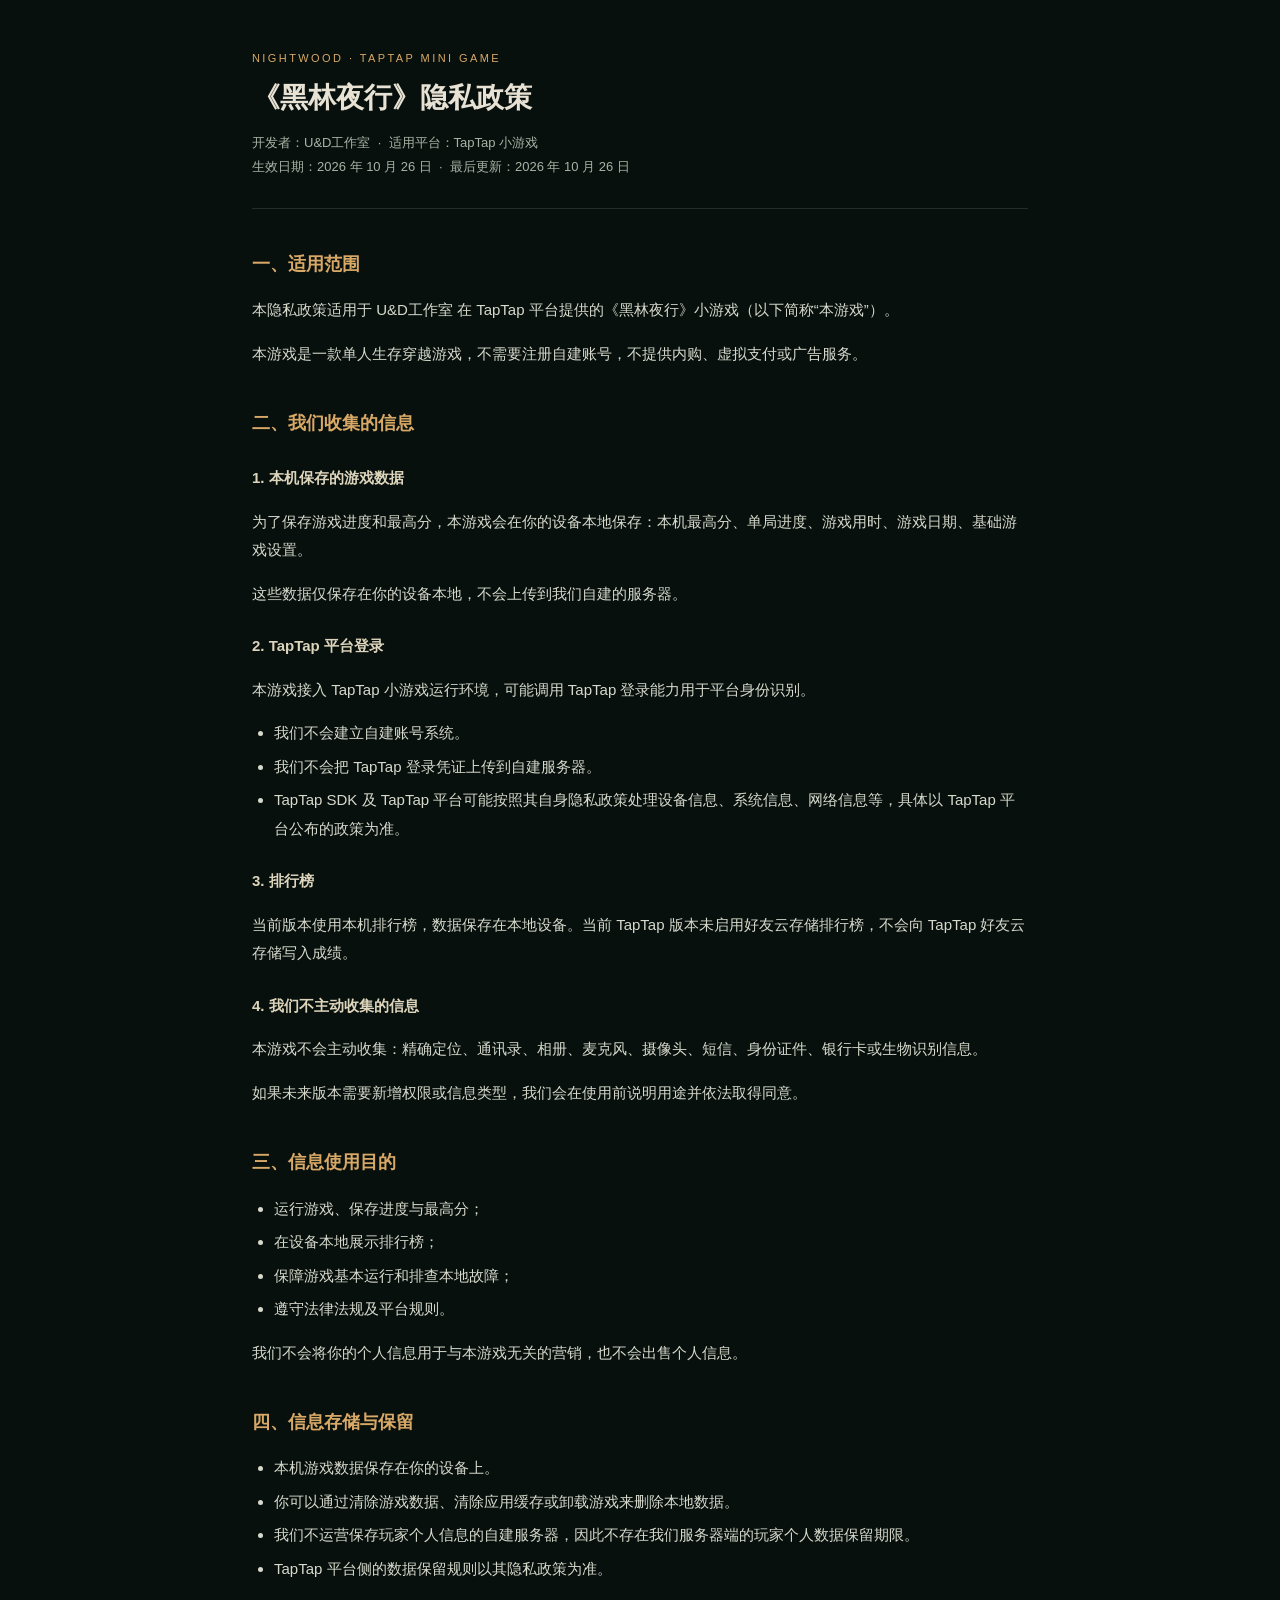
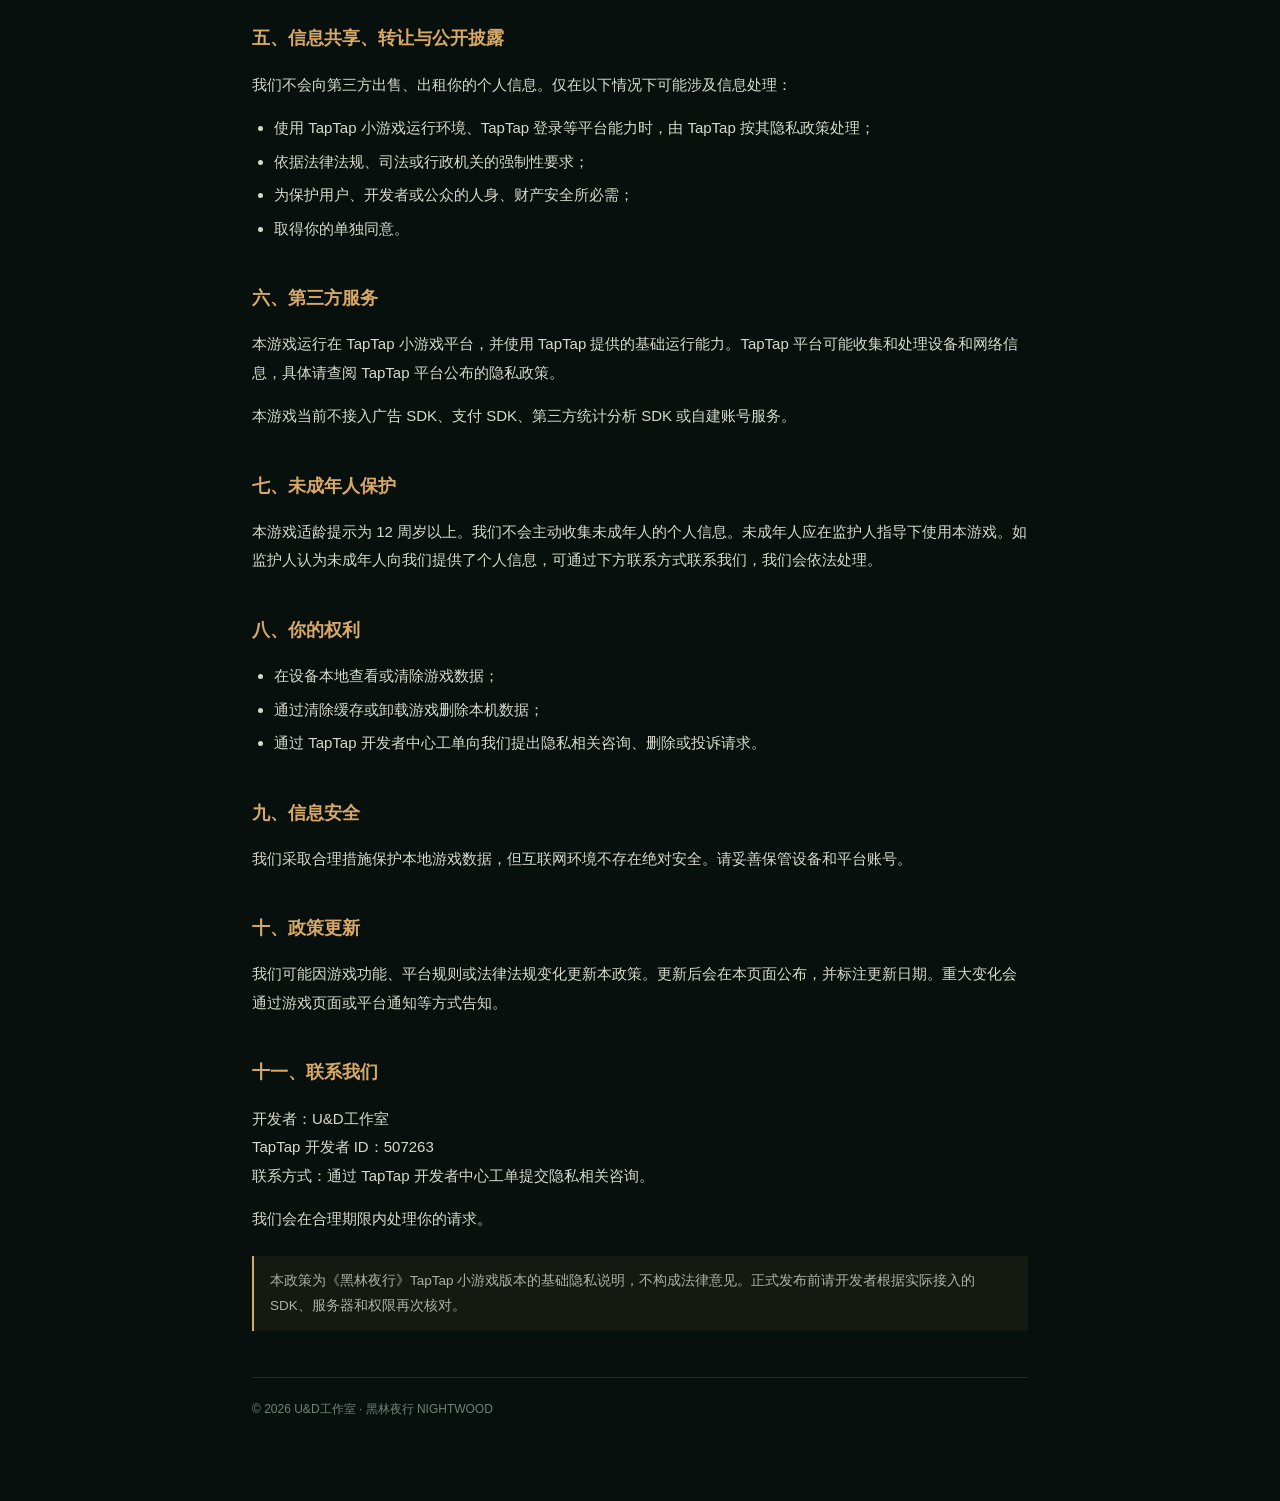
<file: privacy-policy.html>
<!DOCTYPE html>
<html lang="zh-CN">
<head>
<meta charset="UTF-8">
<meta name="viewport" content="width=device-width, initial-scale=1, viewport-fit=cover">
<meta name="theme-color" content="#07100d">
<title>黑林夜行 · 隐私政策</title>
<style>
  :root { color-scheme: dark; --ink:#e7e2d4; --muted:#a9b3a5; --amber:#d8a867; --line:rgba(211,222,201,.14); }
  * { box-sizing:border-box; }
  body { margin:0; background:#07100d; color:var(--ink); font:15px/1.9 -apple-system,BlinkMacSystemFont,"Segoe UI","Microsoft YaHei",sans-serif; }
  .wrap { max-width:820px; margin:0 auto; padding:48px 22px 80px; }
  header { border-bottom:1px solid var(--line); padding-bottom:28px; margin-bottom:34px; }
  .eyebrow { color:var(--amber); letter-spacing:.22em; font-size:11px; }
  h1 { font-size:28px; line-height:1.35; margin:10px 0 14px; font-weight:600; }
  .meta { color:var(--muted); font-size:13px; }
  h2 { color:var(--amber); font-size:18px; margin:38px 0 12px; font-weight:600; }
  h3 { color:#ddd4bc; font-size:15px; margin:24px 0 8px; }
  p, li { color:#d7d9cc; }
  ul { padding-left:22px; }
  li { margin:5px 0; }
  a { color:var(--amber); }
  .note { border-left:2px solid var(--amber); background:rgba(216,168,103,.06); padding:12px 16px; margin:22px 0; color:var(--muted); font-size:13.5px; }
  footer { border-top:1px solid var(--line); margin-top:46px; padding-top:20px; color:#728277; font-size:12px; }
</style>
</head>
<body>
<div class="wrap">
  <header>
    <div class="eyebrow">NIGHTWOOD · TAPTAP MINI GAME</div>
    <h1>《黑林夜行》隐私政策</h1>
    <div class="meta">
      开发者：U&D工作室 &nbsp;·&nbsp; 适用平台：TapTap 小游戏<br>
      生效日期：2026 年 10 月 26 日 &nbsp;·&nbsp; 最后更新：2026 年 10 月 26 日
    </div>
  </header>

  <section>
    <h2>一、适用范围</h2>
    <p>本隐私政策适用于 U&D工作室 在 TapTap 平台提供的《黑林夜行》小游戏（以下简称“本游戏”）。</p>
    <p>本游戏是一款单人生存穿越游戏，不需要注册自建账号，不提供内购、虚拟支付或广告服务。</p>
  </section>

  <section>
    <h2>二、我们收集的信息</h2>

    <h3>1. 本机保存的游戏数据</h3>
    <p>为了保存游戏进度和最高分，本游戏会在你的设备本地保存：本机最高分、单局进度、游戏用时、游戏日期、基础游戏设置。</p>
    <p>这些数据仅保存在你的设备本地，不会上传到我们自建的服务器。</p>

    <h3>2. TapTap 平台登录</h3>
    <p>本游戏接入 TapTap 小游戏运行环境，可能调用 TapTap 登录能力用于平台身份识别。</p>
    <ul>
      <li>我们不会建立自建账号系统。</li>
      <li>我们不会把 TapTap 登录凭证上传到自建服务器。</li>
      <li>TapTap SDK 及 TapTap 平台可能按照其自身隐私政策处理设备信息、系统信息、网络信息等，具体以 TapTap 平台公布的政策为准。</li>
    </ul>

    <h3>3. 排行榜</h3>
    <p>当前版本使用本机排行榜，数据保存在本地设备。当前 TapTap 版本未启用好友云存储排行榜，不会向 TapTap 好友云存储写入成绩。</p>

    <h3>4. 我们不主动收集的信息</h3>
    <p>本游戏不会主动收集：精确定位、通讯录、相册、麦克风、摄像头、短信、身份证件、银行卡或生物识别信息。</p>
    <p>如果未来版本需要新增权限或信息类型，我们会在使用前说明用途并依法取得同意。</p>
  </section>

  <section>
    <h2>三、信息使用目的</h2>
    <ul>
      <li>运行游戏、保存进度与最高分；</li>
      <li>在设备本地展示排行榜；</li>
      <li>保障游戏基本运行和排查本地故障；</li>
      <li>遵守法律法规及平台规则。</li>
    </ul>
    <p>我们不会将你的个人信息用于与本游戏无关的营销，也不会出售个人信息。</p>
  </section>

  <section>
    <h2>四、信息存储与保留</h2>
    <ul>
      <li>本机游戏数据保存在你的设备上。</li>
      <li>你可以通过清除游戏数据、清除应用缓存或卸载游戏来删除本地数据。</li>
      <li>我们不运营保存玩家个人信息的自建服务器，因此不存在我们服务器端的玩家个人数据保留期限。</li>
      <li>TapTap 平台侧的数据保留规则以其隐私政策为准。</li>
    </ul>
  </section>

  <section>
    <h2>五、信息共享、转让与公开披露</h2>
    <p>我们不会向第三方出售、出租你的个人信息。仅在以下情况下可能涉及信息处理：</p>
    <ul>
      <li>使用 TapTap 小游戏运行环境、TapTap 登录等平台能力时，由 TapTap 按其隐私政策处理；</li>
      <li>依据法律法规、司法或行政机关的强制性要求；</li>
      <li>为保护用户、开发者或公众的人身、财产安全所必需；</li>
      <li>取得你的单独同意。</li>
    </ul>
  </section>

  <section>
    <h2>六、第三方服务</h2>
    <p>本游戏运行在 TapTap 小游戏平台，并使用 TapTap 提供的基础运行能力。TapTap 平台可能收集和处理设备和网络信息，具体请查阅 TapTap 平台公布的隐私政策。</p>
    <p>本游戏当前不接入广告 SDK、支付 SDK、第三方统计分析 SDK 或自建账号服务。</p>
  </section>

  <section>
    <h2>七、未成年人保护</h2>
    <p>本游戏适龄提示为 12 周岁以上。我们不会主动收集未成年人的个人信息。未成年人应在监护人指导下使用本游戏。如监护人认为未成年人向我们提供了个人信息，可通过下方联系方式联系我们，我们会依法处理。</p>
  </section>

  <section>
    <h2>八、你的权利</h2>
    <ul>
      <li>在设备本地查看或清除游戏数据；</li>
      <li>通过清除缓存或卸载游戏删除本机数据；</li>
      <li>通过 TapTap 开发者中心工单向我们提出隐私相关咨询、删除或投诉请求。</li>
    </ul>
  </section>

  <section>
    <h2>九、信息安全</h2>
    <p>我们采取合理措施保护本地游戏数据，但互联网环境不存在绝对安全。请妥善保管设备和平台账号。</p>
  </section>

  <section>
    <h2>十、政策更新</h2>
    <p>我们可能因游戏功能、平台规则或法律法规变化更新本政策。更新后会在本页面公布，并标注更新日期。重大变化会通过游戏页面或平台通知等方式告知。</p>
  </section>

  <section>
    <h2>十一、联系我们</h2>
    <p>开发者：U&D工作室<br>
       TapTap 开发者 ID：507263<br>
       联系方式：通过 TapTap 开发者中心工单提交隐私相关咨询。</p>
    <p>我们会在合理期限内处理你的请求。</p>
  </section>

  <div class="note">本政策为《黑林夜行》TapTap 小游戏版本的基础隐私说明，不构成法律意见。正式发布前请开发者根据实际接入的 SDK、服务器和权限再次核对。</div>

  <footer>
    © 2026 U&D工作室 · 黑林夜行 NIGHTWOOD
  </footer>
</div>
</body>
</html>
</file>
<file: style.css>
/* NIGHTWOOD — interface skin */
:root {
  --ink: #e8e3d4;
  --ink-dim: #b8b8a6;
  --muted: #84968b;
  --faint: rgba(219, 226, 207, .09);
  --line: rgba(211, 220, 198, .15);
  --line-strong: rgba(224, 230, 207, .28);
  --panel: rgba(8, 15, 14, .72);
  --panel-deep: rgba(4, 9, 9, .9);
  --moss: #8ba387;
  --moss-bright: #bed0a8;
  --amber: #e2a25e;
  --amber-hot: #ffd18c;
  --amber-soft: rgba(226, 162, 94, .16);
  --blood: #b74840;
  --blood-hot: #e26c56;
  --blue-night: #6e8d98;
  --ui-sans: "Avenir Next", "Segoe UI", "PingFang SC", "Microsoft YaHei", sans-serif;
  --ui-serif: "Iowan Old Style", "Palatino Linotype", "Book Antiqua", "Songti SC", "STSong", serif;
  --ease: cubic-bezier(.2, .8, .2, 1);
}

* { box-sizing: border-box; }
html, body {
  width: 100%;
  height: 100%;
  margin: 0;
  padding: 0;
  overflow: hidden;
  background: #040807;
  color: var(--ink);
  font-family: var(--ui-sans);
  -webkit-font-smoothing: antialiased;
  text-rendering: optimizeLegibility;
}
body {
  overscroll-behavior: none;
  user-select: none;
  -webkit-user-select: none;
  touch-action: none;
}
button { font: inherit; color: inherit; border: 0; background: none; padding: 0; cursor: pointer; }
button:focus-visible, [tabindex]:focus-visible {
  outline: 1px solid var(--amber-hot);
  outline-offset: 4px;
}
svg { display: block; width: 1em; height: 1em; }
::selection { background: var(--amber); color: #080b09; }

#app {
  position: fixed;
  inset: 0;
  isolation: isolate;
  background: #050a09;
}
#world {
  position: absolute;
  inset: 0;
  width: 100%;
  height: 100%;
  display: block;
  cursor: crosshair;
}
body.is-playing #world { cursor: none; }
body:not(.is-playing) #world { cursor: default; }
.svg-sprite { position: absolute; width: 0; height: 0; overflow: hidden; }

/* ---------------- atmosphere ---------------- */
.atmosphere { position: absolute; inset: 0; pointer-events: none; z-index: 2; }
.atmosphere > div { position: absolute; inset: 0; }
.grain {
  opacity: .05;
  mix-blend-mode: soft-light;
  background-image: url("data:image/svg+xml,%3Csvg xmlns='http://www.w3.org/2000/svg' width='220' height='220'%3E%3Cfilter id='n'%3E%3CfeTurbulence type='fractalNoise' baseFrequency='.9' numOctaves='3' stitchTiles='stitch'/%3E%3C/filter%3E%3Crect width='100%25' height='100%25' filter='url(%23n)'/%3E%3C/svg%3E");
  animation: grainShift 1.1s steps(2) infinite;
  transform: scale(1.08);
}
.vignette {
  background:
    radial-gradient(ellipse at 50% 48%, transparent 35%, rgba(2, 6, 5, .25) 64%, rgba(1, 4, 3, .8) 100%),
    linear-gradient(180deg, rgba(1, 5, 5, .3), transparent 18%, transparent 76%, rgba(1, 4, 3, .52));
}
.moon-haze {
  opacity: .8;
  background:
    radial-gradient(ellipse 55% 38% at 78% -5%, rgba(133, 164, 164, .11), transparent 65%),
    linear-gradient(116deg, transparent 35%, rgba(123, 155, 146, .028) 47%, transparent 58%);
  mix-blend-mode: screen;
}
#damageFlash, #bleedEdge, #dangerPulse { position: absolute; inset: 0; pointer-events: none; }
#damageFlash {
  z-index: 8;
  opacity: 0;
  background:
    radial-gradient(ellipse at 50% 55%, transparent 24%, rgba(137, 16, 16, .28) 68%, rgba(107, 8, 8, .7) 100%);
  mix-blend-mode: screen;
  transition: opacity .5s ease-out;
}
#bleedEdge {
  z-index: 7;
  opacity: calc(var(--bleed, 0) * .6);
  background: radial-gradient(ellipse at 50% 50%, transparent 44%, rgba(108, 12, 16, .42) 82%, rgba(72, 4, 8, .74) 100%);
  animation: bleedPulse 2.1s ease-in-out infinite;
  transition: opacity .8s ease;
}
#dangerPulse {
  z-index: 7;
  opacity: 0;
  box-shadow: inset 0 0 130px 30px rgba(142, 30, 25, .22);
  transition: opacity .6s ease;
}
#dangerPulse.is-danger { opacity: 1; animation: dangerBreathe 1.8s ease-in-out infinite; }

@keyframes grainShift {
  0% { transform: translate(0, 0) scale(1.08); }
  25% { transform: translate(-1.5%, 1%) scale(1.08); }
  50% { transform: translate(1%, -1.5%) scale(1.08); }
  75% { transform: translate(1.5%, .5%) scale(1.08); }
  100% { transform: translate(-.5%, 1.5%) scale(1.08); }
}
@keyframes bleedPulse {
  0%, 100% { opacity: calc(var(--bleed, 0) * .42); }
  50% { opacity: calc(var(--bleed, 0) * .74); }
}
@keyframes dangerBreathe {
  0%, 100% { opacity: .45; }
  50% { opacity: 1; }
}

/* ---------------- common UI ---------------- */
svg use { pointer-events: none; }
kbd {
  display: inline-flex;
  align-items: center;
  justify-content: center;
  min-width: 22px;
  height: 20px;
  padding: 0 6px;
  border: 1px solid rgba(226, 229, 207, .2);
  border-bottom-color: rgba(226, 229, 207, .1);
  border-radius: 4px;
  background: linear-gradient(180deg, rgba(255,255,255,.065), rgba(255,255,255,.015));
  color: #d8d8c5;
  font-family: var(--ui-sans);
  font-size: 9px;
  font-weight: 600;
  letter-spacing: .08em;
  line-height: 1;
  box-shadow: 0 1px 0 rgba(0,0,0,.4);
}
.is-hidden {
  opacity: 0 !important;
  visibility: hidden !important;
  pointer-events: none !important;
}
.eyebrow {
  font-size: 9px;
  font-weight: 600;
  letter-spacing: .22em;
  text-transform: uppercase;
  color: var(--moss);
}

/* ---------------- HUD ---------------- */
.hud {
  position: absolute;
  inset: 0;
  z-index: 10;
  pointer-events: none;
  transition: opacity .65s ease;
}
.hud button, .hud .slot { pointer-events: auto; }
.hud-top {
  position: absolute;
  top: 0;
  left: 0;
  right: 0;
  display: flex;
  align-items: flex-start;
  justify-content: space-between;
  padding: 20px 24px;
  gap: 20px;
}
.brand { display: flex; align-items: center; gap: 10px; flex: 0 0 auto; padding-top: 5px; }
.brand-mark {
  display: grid;
  place-items: center;
  width: 31px;
  height: 31px;
  border: 1px solid rgba(205, 217, 189, .28);
  border-radius: 50%;
  color: var(--moss-bright);
  background: rgba(10, 19, 16, .46);
  box-shadow: inset 0 0 18px rgba(156, 186, 137, .07);
}
.brand-mark svg { width: 15px; height: 15px; }
.brand-copy { display: flex; flex-direction: column; line-height: 1; gap: 4px; }
.brand-copy b { font-size: 10px; letter-spacing: .26em; color: #d8d7c3; font-weight: 600; }
.brand-copy small { font-size: 10px; letter-spacing: .34em; color: var(--muted); }

.objective {
  position: relative;
  width: min(480px, 43vw);
  padding: 12px 14px 10px;
  background:
    linear-gradient(180deg, rgba(12, 22, 19, .88), rgba(8, 15, 13, .7));
  border: 1px solid rgba(199, 211, 186, .15);
  border-radius: 5px;
  backdrop-filter: blur(9px);
  box-shadow: 0 10px 34px rgba(0, 0, 0, .22), inset 0 1px 0 rgba(255,255,255,.03);
  overflow: hidden;
}
.objective::before {
  content: "";
  position: absolute;
  top: 0;
  left: 14px;
  width: 40px;
  height: 1px;
  background: var(--amber);
  opacity: .7;
}
.objective-main { display: flex; align-items: center; gap: 11px; }
.objective-icon {
  display: grid;
  place-items: center;
  width: 29px;
  height: 29px;
  flex: 0 0 auto;
  color: var(--amber);
  border: 1px solid rgba(226, 162, 94, .24);
  border-radius: 50%;
  background: rgba(226, 162, 94, .07);
}
.objective-icon svg { width: 17px; height: 17px; }
.objective-copy { display: flex; flex-direction: column; gap: 4px; min-width: 0; }
.objective-copy strong {
  font-size: 12px;
  font-weight: 500;
  letter-spacing: .055em;
  color: #dedccb;
  white-space: nowrap;
  overflow: hidden;
  text-overflow: ellipsis;
}
.objective-distance {
  margin-left: auto;
  display: flex;
  align-items: baseline;
  gap: 2px;
  padding-right: 24px;
  color: var(--ink);
  font-family: var(--ui-serif);
}
.objective-distance b { font-size: 22px; font-weight: 500; font-variant-numeric: tabular-nums; letter-spacing: -.02em; }
.objective-distance span { font-size: 9px; color: var(--muted); letter-spacing: .1em; }
.progress-track {
  position: relative;
  height: 2px;
  margin-top: 11px;
  background: rgba(218, 225, 204, .1);
  overflow: visible;
}
.progress-fill {
  position: absolute;
  left: 0; top: 0; bottom: 0; width: 0%;
  background: linear-gradient(90deg, rgba(126, 148, 119, .6), var(--amber) 80%, var(--amber-hot));
  box-shadow: 0 0 9px rgba(226, 162, 94, .48);
  transition: width .5s var(--ease);
}
.progress-glow {
  position: absolute;
  top: -2px;
  width: 5px; height: 5px;
  border-radius: 50%;
  background: var(--amber-hot);
  box-shadow: 0 0 10px 3px rgba(255, 201, 128, .5);
  left: 0%;
  transition: left .5s var(--ease);
}
.progress-node {
  position: absolute;
  top: -2px;
  width: 5px; height: 5px;
  border: 1px solid rgba(205, 215, 191, .34);
  border-radius: 50%;
  background: #0d1713;
  transform: translateX(-50%);
}
.progress-node-a { left: 32%; }
.progress-node-b { left: 62%; }
.progress-node-c { left: 86%; }
.compass-arrow {
  position: absolute;
  right: 12px;
  top: 12px;
  width: 17px;
  height: 17px;
  color: rgba(226, 162, 94, .8);
  transform-origin: 50% 50%;
  transition: transform .2s linear;
}
.compass-arrow svg { width: 100%; height: 100%; }

.top-actions { display: flex; gap: 7px; flex: 0 0 auto; padding-top: 2px; }
.icon-btn {
  display: grid;
  place-items: center;
  width: 36px;
  height: 36px;
  color: #b7beac;
  border: 1px solid rgba(202, 214, 189, .15);
  border-radius: 50%;
  background: rgba(8, 15, 13, .58);
  backdrop-filter: blur(8px);
  transition: color .2s, border-color .2s, background .2s, transform .2s;
}
.icon-btn:hover { color: var(--amber-hot); border-color: rgba(226, 162, 94, .4); background: rgba(30, 33, 23, .7); transform: translateY(-1px); }
.icon-btn svg { width: 15px; height: 15px; }
.icon-btn .sound-off { display: none; }
body.is-muted .icon-btn .sound-on { display: none; }
body.is-muted .icon-btn .sound-off { display: block; }

.status-panel {
  position: absolute;
  left: 26px;
  bottom: 28px;
  width: 292px;
  padding: 13px 15px 12px;
  border: 1px solid rgba(200, 212, 187, .14);
  border-left-color: rgba(226, 162, 94, .32);
  border-radius: 4px;
  background:
    linear-gradient(120deg, rgba(8, 16, 14, .9), rgba(9, 16, 14, .58));
  backdrop-filter: blur(8px);
  box-shadow: 0 12px 36px rgba(0,0,0,.24);
}
.status-head { display: flex; justify-content: space-between; align-items: flex-end; margin-bottom: 7px; }
.status-label { display: flex; align-items: center; gap: 6px; font-size: 10px; letter-spacing: .16em; color: var(--ink-dim); }
.status-label svg { width: 12px; height: 12px; color: var(--blood-hot); }
.hp-readout { display: flex; align-items: baseline; gap: 2px; font-family: var(--ui-serif); }
.hp-readout b { font-size: 24px; font-weight: 500; line-height: .85; color: #e8e0cd; font-variant-numeric: tabular-nums; transition: color .3s; }
.hp-readout small { font-size: 9px; color: var(--muted); }
.hp-track {
  position: relative;
  height: 5px;
  border-radius: 1px;
  background: rgba(219, 225, 207, .09);
  overflow: hidden;
  box-shadow: inset 0 1px 3px rgba(0,0,0,.4);
}
.hp-fill {
  position: absolute;
  left: 0; top: 0; bottom: 0;
  width: 100%;
  background: linear-gradient(90deg, #7d2822, #bb4a3d 60%, #d15a45);
  box-shadow: 0 0 8px rgba(187, 74, 61, .32);
  transition: width .3s var(--ease), background .3s;
}
.hp-fill.is-low { background: linear-gradient(90deg, #6d1715, #c02e27 60%, #e45c44); animation: hpPulse 1.2s ease-in-out infinite; }
.hp-shine { position: absolute; left: 0; right: 0; top: 0; height: 1px; background: rgba(255,255,255,.12); }
.status-row { display: flex; align-items: center; justify-content: space-between; margin-top: 9px; }
.bleed-label { display: flex; align-items: center; gap: 5px; font-size: 9px; letter-spacing: .08em; color: var(--muted); transition: color .3s; }
.bleed-label svg { width: 10px; height: 10px; opacity: .65; }
.bleed-label.is-bleeding { color: #db7a67; }
.bleed-label.is-severe { color: #ff8e75; }
.bleed-label.is-severe svg { animation: dropPulse .9s ease-in-out infinite; }
.bleed-pips { display: flex; gap: 5px; }
.bleed-pips i {
  width: 15px; height: 3px;
  border-radius: 2px;
  background: rgba(219, 225, 207, .1);
  transition: background .3s, box-shadow .3s;
}
.bleed-pips i.is-on { background: #a53a32; box-shadow: 0 0 6px rgba(181, 55, 47, .35); }
.stamina-row { display: flex; align-items: center; gap: 8px; margin-top: 10px; padding-top: 9px; border-top: 1px solid rgba(211, 220, 197, .08); }
.stamina-row > span { display: flex; align-items: center; gap: 4px; font-size: 8px; color: var(--muted); letter-spacing: .12em; flex: 0 0 auto; }
.stamina-row svg { width: 9px; height: 9px; color: #bfad70; }
.stamina-track { flex: 1; height: 2px; background: rgba(217, 224, 203, .09); }
.stamina-track span { display: block; width: 100%; height: 100%; background: linear-gradient(90deg, #756e4d, #c2b781); transition: width .2s linear; }
.objective .eyebrow b { color: var(--amber-hot); font-weight: 500; font-variant-numeric: tabular-nums; }
.objective .eyebrow span { color: #c9c3ad; }

/* level loadout — rewards earned from previous stages */
.inventory-panel {
  position: absolute;
  left: 26px;
  bottom: 164px;
  width: 292px;
  padding: 9px 11px 10px;
  border: 1px solid rgba(200, 212, 187, .12);
  border-radius: 4px;
  background: linear-gradient(120deg, rgba(8, 15, 13, .76), rgba(8, 14, 12, .48));
  backdrop-filter: blur(8px);
  pointer-events: none;
}
.inventory-head { display: flex; align-items: center; justify-content: space-between; margin-bottom: 7px; color: #7d8f80; font-size: 8px; letter-spacing: .18em; }
.inventory-head b { min-width: 18px; height: 16px; padding: 0 5px; display: grid; place-items: center; border: 1px solid rgba(226, 162, 94, .25); border-radius: 8px; color: var(--amber); font-size: 8px; font-weight: 500; letter-spacing: .04em; }
.inventory-items { display: flex; flex-wrap: wrap; gap: 5px; max-height: 51px; overflow: hidden; }
.inventory-empty { color: #5e7165; font-size: 8px; letter-spacing: .08em; padding: 3px 0; }
.item-chip {
  display: inline-flex;
  align-items: center;
  gap: 4px;
  max-width: 128px;
  padding: 3px 6px 3px 4px;
  border: 1px solid rgba(192, 205, 178, .11);
  border-radius: 3px;
  background: rgba(255,255,255,.025);
  color: #aeb7a4;
  font-size: 7.5px;
  letter-spacing: .03em;
  white-space: nowrap;
  overflow: hidden;
  text-overflow: ellipsis;
}
.item-chip svg { width: 10px; height: 10px; color: var(--amber); flex: 0 0 auto; }
.item-chip.is-new { border-color: rgba(226,162,94,.4); color: #e2d4b4; box-shadow: 0 0 10px rgba(226,162,94,.12); }

.reward-card {
  display: flex;
  align-items: center;
  gap: 12px;
  margin: 0 auto 22px;
  padding: 12px 14px;
  max-width: 390px;
  text-align: left;
  border: 1px solid rgba(226, 162, 94, .24);
  border-radius: 4px;
  background: linear-gradient(100deg, rgba(226,162,94,.08), rgba(226,162,94,.018));
  box-shadow: inset 0 1px 0 rgba(255,255,255,.04);
}
.reward-icon { width: 40px; height: 40px; flex: 0 0 auto; display: grid; place-items: center; border: 1px solid rgba(226,162,94,.3); border-radius: 50%; color: var(--amber-hot); background: rgba(226,162,94,.07); }
.reward-icon svg { width: 20px; height: 20px; }
.reward-copy { min-width: 0; display: flex; flex-direction: column; gap: 3px; }
.reward-copy > span { color: #9b8d71; font-size: 7px; letter-spacing: .18em; }
.reward-copy b { color: #e9ddc2; font-size: 14px; font-weight: 500; letter-spacing: .08em; }
.reward-copy p { margin: 0; color: #8e9d8c; font-size: 8.5px; line-height: 1.6; }
.reward-card em { margin-left: auto; color: var(--amber); font-style: normal; font-family: var(--ui-serif); font-size: 18px; opacity: .8; }
.end-victory.is-final .reward-card { border-color: rgba(255, 202, 129, .42); background: linear-gradient(100deg, rgba(226,162,94,.16), rgba(226,162,94,.03)); }
.end-victory.is-final .end-mark { box-shadow: 0 0 90px rgba(226,162,94,.22); }

.hotbar {
  position: absolute;
  left: 50%;
  bottom: 25px;
  transform: translateX(-50%);
  display: flex;
  gap: 7px;
  padding: 6px;
  border: 1px solid rgba(204, 215, 190, .12);
  border-radius: 5px;
  background: rgba(6, 12, 11, .68);
  backdrop-filter: blur(10px);
  box-shadow: 0 14px 40px rgba(0,0,0,.28);
}
.slot {
  position: relative;
  width: 76px;
  height: 70px;
  display: flex;
  flex-direction: column;
  align-items: center;
  justify-content: center;
  gap: 2px;
  border: 1px solid transparent;
  border-radius: 3px;
  background: linear-gradient(180deg, rgba(255,255,255,.035), rgba(255,255,255,.008));
  color: var(--ink-dim);
  transition: background .2s, border-color .2s, color .2s, transform .2s;
  overflow: hidden;
}
.slot::after {
  content: "";
  position: absolute;
  inset: 4px;
  border: 1px solid rgba(216, 222, 199, .04);
  pointer-events: none;
}
.slot:hover { background: rgba(210, 219, 191, .07); border-color: rgba(209, 220, 189, .18); transform: translateY(-2px); }
.slot.is-active { color: #efe3c8; border-color: rgba(226, 162, 94, .38); background: linear-gradient(180deg, rgba(226, 162, 94, .13), rgba(226, 162, 94, .03)); }
.slot.is-active::before {
  content: "";
  position: absolute;
  top: 0; left: 18%; right: 18%;
  height: 1px;
  background: var(--amber);
  box-shadow: 0 0 7px rgba(226, 162, 94, .5);
}
.slot.is-empty { opacity: .38; filter: grayscale(.85); }
.slot-key {
  position: absolute;
  top: 5px;
  left: 6px;
  font-size: 7px;
  font-weight: 600;
  letter-spacing: .1em;
  color: rgba(221, 224, 207, .38);
}
.slot-icon { color: #c8c9b7; margin-top: 2px; }
.slot-icon svg { width: 23px; height: 23px; }
.slot.is-active .slot-icon { color: var(--amber-hot); filter: drop-shadow(0 0 6px rgba(255, 196, 120, .2)); }
.slot-knife .slot-icon { color: #d8c7ab; }
.slot-name { font-size: 9px; letter-spacing: .1em; color: #b7b8a7; }
.slot-state { font-size: 7px; letter-spacing: .1em; color: var(--moss); line-height: 1.2; }
.slot.is-active .slot-state { color: var(--amber); }
.slot-count {
  position: absolute;
  top: 5px;
  right: 6px;
  display: grid;
  place-items: center;
  min-width: 15px;
  height: 15px;
  padding: 0 3px;
  color: #e3d5b9;
  background: rgba(226, 162, 94, .15);
  border: 1px solid rgba(226, 162, 94, .26);
  border-radius: 50%;
  font-size: 8px;
  font-weight: 600;
  font-variant-numeric: tabular-nums;
}

.prompt {
  position: absolute;
  left: 50%;
  bottom: 125px;
  transform: translate(-50%, 8px);
  display: flex;
  align-items: center;
  gap: 9px;
  min-width: 240px;
  padding: 9px 15px 9px 10px;
  background: linear-gradient(100deg, rgba(12, 21, 17, .96), rgba(16, 24, 18, .82));
  border: 1px solid rgba(226, 190, 133, .22);
  border-left: 2px solid var(--amber);
  border-radius: 3px;
  box-shadow: 0 10px 30px rgba(0,0,0,.35), 0 0 22px rgba(226, 162, 94, .04);
  opacity: 0;
  visibility: hidden;
  transition: opacity .25s, transform .25s var(--ease), visibility .25s;
  backdrop-filter: blur(8px);
}
.prompt.is-visible { opacity: 1; visibility: visible; transform: translate(-50%, 0); }
.prompt-key {
  display: grid;
  place-items: center;
  width: 29px;
  height: 29px;
  flex: 0 0 auto;
  border: 1px solid rgba(226, 162, 94, .42);
  border-radius: 3px;
  color: var(--amber-hot);
  font-family: var(--ui-serif);
  font-size: 15px;
  background: rgba(226, 162, 94, .09);
  box-shadow: inset 0 -2px 0 rgba(0,0,0,.2);
}
.prompt-copy { display: flex; flex-direction: column; gap: 3px; }
.prompt-copy b { font-size: 11px; font-weight: 500; letter-spacing: .08em; color: #e8dfcb; }
.prompt-copy small { font-size: 9px; letter-spacing: .05em; color: var(--muted); }

.hints {
  position: absolute;
  left: 50%;
  bottom: 9px;
  transform: translateX(-50%);
  display: flex;
  gap: 13px;
  font-size: 8px;
  letter-spacing: .06em;
  color: rgba(194, 201, 182, .38);
  white-space: nowrap;
}
.hints span { display: flex; align-items: center; gap: 4px; }
.hints kbd { height: 15px; min-width: 17px; padding: 0 4px; font-size: 7px; color: rgba(220, 222, 203, .48); border-color: rgba(220, 222, 203, .1); }

.toasts {
  position: absolute;
  right: 24px;
  top: 92px;
  display: flex;
  flex-direction: column;
  align-items: flex-end;
  gap: 7px;
  width: min(340px, 32vw);
}
.toast {
  display: flex;
  align-items: flex-start;
  gap: 9px;
  width: 100%;
  padding: 9px 11px;
  background: linear-gradient(100deg, rgba(9, 17, 14, .94), rgba(9, 17, 14, .72));
  border: 1px solid rgba(201, 213, 188, .13);
  border-right: 2px solid rgba(226, 162, 94, .54);
  border-radius: 3px;
  box-shadow: 0 8px 24px rgba(0,0,0,.28);
  animation: toastIn .38s var(--ease) both;
}
.toast.is-out { animation: toastOut .4s ease forwards; }
.toast-icon {
  display: grid;
  place-items: center;
  width: 21px;
  height: 21px;
  flex: 0 0 auto;
  color: var(--amber);
  border: 1px solid rgba(226, 162, 94, .22);
  border-radius: 50%;
  margin-top: 1px;
}
.toast-icon svg { width: 11px; height: 11px; }
.toast-copy { display: flex; flex-direction: column; gap: 3px; padding-top: 1px; }
.toast-copy b { font-size: 10px; font-weight: 500; letter-spacing: .08em; color: #e2dbc8; }
.toast-copy span { font-size: 9px; line-height: 1.5; color: #8e9c8d; letter-spacing: .03em; }
.toast.is-danger { border-right-color: var(--blood); }
.toast.is-danger .toast-icon { color: var(--blood-hot); border-color: rgba(183, 72, 64, .35); }
.toast.is-good { border-right-color: #91a875; }
.toast.is-good .toast-icon { color: #b6c792; border-color: rgba(145, 168, 117, .3); }

.scene-title {
  position: absolute;
  left: 50%;
  top: 37%;
  transform: translate(-50%, -50%);
  display: flex;
  flex-direction: column;
  align-items: center;
  gap: 7px;
  opacity: 0;
  pointer-events: none;
  text-shadow: 0 3px 28px rgba(0,0,0,.8);
}
.scene-title.is-visible { animation: sceneTitle 5s var(--ease) both; }
.scene-title .scene-eyebrow { font-size: 9px; letter-spacing: .5em; color: var(--amber); text-indent: .5em; }
.scene-title b { font-family: var(--ui-serif); font-weight: 400; font-size: clamp(34px, 4.5vw, 54px); letter-spacing: .42em; text-indent: .42em; color: #eae3d2; }
.scene-title small { font-size: 9px; letter-spacing: .28em; color: rgba(196, 202, 181, .6); }

@keyframes hpPulse { 0%, 100% { opacity: .85; } 50% { opacity: 1; } }
@keyframes dropPulse { 0%, 100% { opacity: .6; transform: translateY(0); } 50% { opacity: 1; transform: translateY(1px); } }
@keyframes toastIn { from { opacity: 0; transform: translateX(16px); } to { opacity: 1; transform: translateX(0); } }
@keyframes toastOut { to { opacity: 0; transform: translateX(12px); } }
@keyframes sceneTitle {
  0% { opacity: 0; transform: translate(-50%, -45%); }
  15%, 66% { opacity: 1; transform: translate(-50%, -50%); }
  100% { opacity: 0; transform: translate(-50%, -54%); }
}

/* ---------------- full screens / menu ---------------- */
.screen {
  position: absolute;
  inset: 0;
  z-index: 20;
  transition: opacity .55s ease, visibility .55s ease;
}
.menu-screen {
  display: flex;
  flex-direction: column;
  justify-content: center;
  overflow-y: auto;
  scrollbar-width: none;
  padding: clamp(26px, 6vh, 72px) clamp(22px, 6vw, 92px) 76px;
  background:
    radial-gradient(ellipse 55% 85% at 76% 45%, transparent 10%, rgba(3, 8, 7, .12) 55%, rgba(3, 7, 6, .45) 100%),
    linear-gradient(90deg, rgba(3, 8, 7, .94) 0%, rgba(3, 8, 7, .78) 36%, rgba(3, 8, 7, .18) 67%, rgba(3, 8, 7, .34) 100%);
}
.menu-screen::-webkit-scrollbar { display: none; }
.menu-gradient {
  position: absolute;
  inset: 0;
  pointer-events: none;
  background:
    linear-gradient(0deg, rgba(2, 6, 5, .78), transparent 26%),
    radial-gradient(circle at 15% 50%, rgba(214, 150, 75, .035), transparent 38%);
}
.menu-content {
  position: relative;
  z-index: 1;
  width: min(1360px, 100%);
  margin: auto;
  display: grid;
  grid-template-columns: minmax(0, 1fr) 354px;
  gap: clamp(50px, 9vw, 140px);
  align-items: center;
}
.menu-lead { max-width: 660px; animation: riseIn .9s var(--ease) both; }
.menu-kicker {
  display: flex;
  align-items: center;
  gap: 14px;
  font-size: 9px;
  font-weight: 500;
  letter-spacing: .33em;
  color: rgba(187, 199, 176, .65);
  margin-bottom: clamp(18px, 3.2vh, 30px);
}
.menu-kicker span { width: 32px; height: 1px; background: rgba(226, 162, 94, .5); }
.menu-kicker span:last-child { width: 8px; height: 3px; background: var(--amber); }
.menu-lead h1 {
  display: flex;
  align-items: baseline;
  gap: .03em;
  margin: 0;
  font-family: var(--ui-serif);
  font-size: clamp(76px, 11vw, 158px);
  font-weight: 400;
  line-height: .82;
  letter-spacing: .02em;
  color: #eae4d3;
  text-shadow: 0 18px 70px rgba(0, 0, 0, .65);
}
.menu-lead h1 span { display: inline-block; }
.menu-lead h1 .title-outline {
  color: transparent;
  -webkit-text-stroke: 1px rgba(234, 206, 160, .7);
  text-shadow: 0 0 38px rgba(226, 162, 94, .08);
  animation: titleGlow 7s ease-in-out infinite;
}
.title-en {
  margin-top: clamp(19px, 3.3vh, 32px);
  font-size: clamp(10px, .85vw, 13px);
  font-weight: 500;
  letter-spacing: 1.05em;
  color: var(--amber);
  text-indent: .2em;
}
.title-en::after {
  content: "";
  display: inline-block;
  vertical-align: middle;
  width: 60px;
  height: 1px;
  margin-left: 18px;
  background: linear-gradient(90deg, rgba(226, 162, 94, .5), transparent);
}
.menu-story {
  max-width: 520px;
  margin: clamp(20px, 3.3vh, 32px) 0 0;
  color: #aab2a2;
  font-size: clamp(12px, 1.05vw, 14px);
  line-height: 2;
  letter-spacing: .045em;
}
.menu-actions { display: flex; align-items: center; gap: 13px; margin-top: clamp(26px, 4.5vh, 42px); }
.btn {
  position: relative;
  display: inline-flex;
  align-items: center;
  justify-content: center;
  gap: 12px;
  min-height: 48px;
  padding: 0 22px;
  border: 1px solid transparent;
  border-radius: 2px;
  font-size: 11px;
  font-weight: 500;
  letter-spacing: .16em;
  transition: transform .25s var(--ease), background .25s, color .25s, border-color .25s, box-shadow .25s;
  white-space: nowrap;
}
.btn svg { width: 13px; height: 13px; transition: transform .25s var(--ease); }
.btn:hover { transform: translateY(-2px); }
.btn-primary {
  padding: 0 24px;
  color: #13150f;
  background: linear-gradient(108deg, #d7a466, #e9bd82 58%, #d9a260);
  border-color: rgba(255, 218, 162, .4);
  box-shadow: 0 8px 30px rgba(198, 134, 66, .17), inset 0 1px 0 rgba(255,255,255,.25);
  min-width: 184px;
}
.btn-primary::before {
  content: "";
  position: absolute;
  inset: 4px;
  border: 1px solid rgba(69, 45, 18, .2);
  pointer-events: none;
}
.btn-primary:hover { box-shadow: 0 12px 38px rgba(218, 153, 83, .26); background: linear-gradient(108deg, #e3b274, #f3cb8f 58%, #e2ad6d); }
.btn-primary:hover svg { transform: translateX(3px); }
.btn-quiet {
  color: #a8b1a2;
  border-color: rgba(203, 214, 190, .18);
  background: rgba(12, 20, 17, .42);
  min-width: 124px;
}
.btn-quiet:hover { color: #e2dfcc; border-color: rgba(203, 214, 190, .38); background: rgba(22, 31, 25, .66); }
.menu-meta { display: flex; align-items: center; gap: 24px; margin-top: 23px; color: #66796c; font-size: 9px; letter-spacing: .09em; }
.menu-meta span { display: flex; align-items: center; gap: 6px; }
.menu-meta svg { width: 11px; height: 11px; opacity: .75; }
.menu-meta .menu-touch-tip { display: none; }
body.touch-mode .menu-meta .menu-touch-tip { display: flex; }

.menu-side { display: flex; flex-direction: column; gap: 12px; animation: riseIn 1s .12s var(--ease) both; }
.field-card {
  background:
    linear-gradient(150deg, rgba(16, 27, 22, .86), rgba(7, 13, 12, .7));
  border: 1px solid rgba(201, 214, 190, .17);
  border-radius: 3px;
  backdrop-filter: blur(12px);
  box-shadow: 0 22px 60px rgba(0,0,0,.35), inset 0 1px 0 rgba(255,255,255,.035);
  padding: 18px 18px 13px;
  position: relative;
}
.field-card::before {
  content: "";
  position: absolute;
  top: -1px; left: 18px;
  width: 46px; height: 1px;
  background: var(--amber);
}
.field-head { display: flex; align-items: baseline; justify-content: space-between; padding-bottom: 12px; border-bottom: 1px solid rgba(201, 214, 190, .1); }
.field-head span { font-family: var(--ui-serif); font-size: 15px; letter-spacing: .3em; color: #d9d8c5; }
.field-head small { font-size: 7px; letter-spacing: .22em; color: #65786b; }
.kit-list { list-style: none; margin: 7px 0 0; padding: 0; }
.kit-note { display: flex; align-items: flex-start; gap: 8px; margin-top: 13px; padding-top: 12px; border-top: 1px solid rgba(201,214,190,.09); color: #9f947a; }
.kit-note svg { width: 15px; height: 15px; flex: 0 0 auto; color: var(--amber); margin-top: 1px; }
.kit-note span { display: flex; flex-direction: column; gap: 3px; }
.kit-note b { font-size: 8.5px; font-weight: 500; letter-spacing: .1em; color: #d5c9ad; }
.kit-note small { font-size: 8px; line-height: 1.6; color: #748679; letter-spacing: .02em; }
.kit-list li {
  display: flex;
  align-items: center;
  gap: 11px;
  padding: 10px 0;
  border-bottom: 1px solid rgba(201, 214, 190, .07);
}
.kit-list li:last-child { border-bottom: 0; padding-bottom: 5px; }
.kit-icon {
  display: grid;
  place-items: center;
  width: 33px;
  height: 33px;
  flex: 0 0 auto;
  color: #c8c4ae;
  border: 1px solid rgba(204, 213, 193, .14);
  background: rgba(10, 18, 15, .5);
  border-radius: 2px;
}
.kit-icon svg { width: 18px; height: 18px; }
.kit-list div { display: flex; flex-direction: column; gap: 3px; min-width: 0; }
.kit-list b { font-size: 10px; font-weight: 500; letter-spacing: .08em; color: #d6d4c2; }
.kit-list small { font-size: 8px; line-height: 1.4; letter-spacing: .04em; color: #748579; }
.kit-list em {
  margin-left: auto;
  flex: 0 0 auto;
  font-style: normal;
  font-family: var(--ui-serif);
  font-size: 8px;
  letter-spacing: .06em;
  color: rgba(226, 162, 94, .75);
  border: 1px solid rgba(226, 162, 94, .18);
  padding: 2px 5px;
  border-radius: 2px;
}
.rule-card {
  display: flex;
  gap: 12px;
  padding: 14px 16px;
  background: linear-gradient(120deg, rgba(50, 32, 20, .33), rgba(14, 20, 16, .6));
  border: 1px solid rgba(201, 142, 83, .18);
  border-left: 2px solid rgba(201, 96, 72, .62);
  backdrop-filter: blur(8px);
}
.rule-mark {
  display: grid;
  place-items: center;
  width: 21px;
  height: 21px;
  flex: 0 0 auto;
  border: 1px solid rgba(203, 115, 80, .35);
  border-radius: 50%;
  color: #d47c62;
  font-family: var(--ui-serif);
  font-size: 12px;
  margin-top: 1px;
}
.rule-card p { margin: 0; font-size: 8.5px; line-height: 1.75; color: #9c9382; letter-spacing: .03em; }
.rule-card b { color: #d1b49a; font-weight: 500; }
.menu-footnote { text-align: center; font-size: 7.5px; letter-spacing: .14em; color: rgba(149, 164, 145, .38); margin-top: 3px; }
.menu-controls {
  position: absolute;
  bottom: 23px;
  left: clamp(22px, 6vw, 92px);
  right: clamp(22px, 6vw, 92px);
  display: flex;
  align-items: center;
  gap: 22px;
  padding-top: 16px;
  border-top: 1px solid rgba(204, 214, 190, .1);
  color: rgba(174, 185, 163, .48);
  font-size: 8px;
  letter-spacing: .08em;
  z-index: 2;
}
.menu-controls span { display: flex; align-items: center; gap: 7px; }
.menu-controls kbd { background: rgba(255,255,255,.03); border-color: rgba(205, 215, 190, .13); color: rgba(212, 215, 196, .55); }
@keyframes riseIn { from { opacity: 0; transform: translateY(22px); } to { opacity: 1; transform: translateY(0); } }
@keyframes titleGlow {
  0%, 100% { text-shadow: 0 0 38px rgba(226, 162, 94, .06); }
  50% { text-shadow: 0 0 48px rgba(226, 162, 94, .16); }
}

/* ---------------- modals ---------------- */
.modal-screen, .end-screen {
  display: flex;
  align-items: center;
  justify-content: center;
  padding: 24px;
  background:
    radial-gradient(ellipse at 50% 45%, rgba(12, 24, 19, .5), rgba(2, 6, 5, .88) 70%),
    rgba(2, 6, 5, .6);
  backdrop-filter: blur(10px);
}
.modal-screen { z-index: 30; }
.modal-card, .end-card {
  position: relative;
  width: min(650px, 100%);
  max-height: calc(100vh - 48px);
  overflow-y: auto;
  scrollbar-width: thin;
  scrollbar-color: rgba(221, 200, 160, .2) transparent;
  padding: clamp(28px, 4.5vw, 48px);
  background:
    linear-gradient(145deg, rgba(17, 28, 23, .97), rgba(6, 12, 11, .97));
  border: 1px solid rgba(202, 214, 188, .18);
  border-radius: 4px;
  box-shadow: 0 30px 100px rgba(0,0,0,.65), inset 0 1px 0 rgba(255,255,255,.035);
  animation: modalIn .45s var(--ease) both;
}
.modal-card::before, .end-card::before {
  content: "";
  position: absolute;
  top: 0; left: 42px;
  width: 90px; height: 1px;
  background: var(--amber);
  opacity: .8;
}
.modal-card::-webkit-scrollbar, .end-card::-webkit-scrollbar { width: 4px; }
.modal-card::-webkit-scrollbar-thumb, .end-card::-webkit-scrollbar-thumb { background: rgba(221, 200, 160, .2); }
.modal-kicker { display: block; font-size: 8px; letter-spacing: .37em; color: var(--amber); margin-bottom: 13px; }
.modal-card h2, .end-card h2 {
  margin: 0;
  font-family: var(--ui-serif);
  font-weight: 400;
  font-size: clamp(30px, 4vw, 43px);
  line-height: 1.15;
  letter-spacing: .08em;
  color: #e9e3d2;
}
.modal-close {
  position: absolute;
  top: 17px;
  right: 18px;
  width: 32px;
  height: 32px;
  display: grid;
  place-items: center;
  border: 1px solid rgba(201, 212, 189, .14);
  border-radius: 50%;
  color: #8e9d8e;
  font-size: 20px;
  font-weight: 200;
  line-height: 1;
  transition: .2s;
}
.modal-close:hover { color: var(--amber); border-color: rgba(226, 162, 94, .4); transform: rotate(90deg); }
.how-card { width: min(790px, 100%); }
.how-grid { display: grid; grid-template-columns: 1fr 1fr; gap: 1px; margin: 26px 0 20px; background: rgba(201, 214, 190, .11); border: 1px solid rgba(201, 214, 190, .1); }
.how-grid article { padding: 20px 21px; background: #0b1512; }
.how-num { display: block; font-family: var(--ui-serif); font-size: 10px; color: var(--amber); letter-spacing: .16em; margin-bottom: 8px; }
.how-grid h3 { margin: 0 0 7px; font-size: 12px; font-weight: 500; letter-spacing: .07em; color: #ded8c7; }
.how-grid p { margin: 0; font-size: 9.5px; line-height: 1.75; color: #87988a; letter-spacing: .03em; }
.how-grid kbd { vertical-align: middle; margin: 0 1px; }
.how-tip { padding: 12px 14px; border-left: 2px solid rgba(226, 162, 94, .55); background: rgba(226, 162, 94, .045); font-size: 9.5px; line-height: 1.8; color: #a4aa95; margin-bottom: 24px; }
.how-tip b { color: #d3c6ad; font-weight: 500; margin-right: 6px; letter-spacing: .08em; }
.how-card .btn-primary { width: 100%; }
.pause-card { width: min(480px, 100%); text-align: center; }
.pause-card::before { left: 50%; transform: translateX(-50%); }
.pause-card .modal-kicker { color: #7d9082; }
.pause-card h2 { font-size: clamp(28px, 3.5vw, 38px); }
.modal-sub { color: #7f9083; font-size: 10px; line-height: 1.8; letter-spacing: .04em; margin: 13px 0 26px; }
.pause-actions { display: flex; flex-direction: column; gap: 8px; max-width: 260px; margin: 0 auto; }
.pause-actions .btn { width: 100%; }
.pause-stats { display: flex; justify-content: center; gap: 22px; margin-top: 28px; padding-top: 20px; border-top: 1px solid rgba(201, 214, 190, .09); color: #6e8174; font-size: 8px; letter-spacing: .1em; }
.pause-stats b { color: #b2b5a3; font-weight: 500; margin-left: 4px; }
@keyframes modalIn { from { opacity: 0; transform: translateY(16px) scale(.985); } to { opacity: 1; transform: translateY(0) scale(1); } }

/* ---------------- endings ---------------- */
.end-screen { z-index: 30; }
.end-card { width: min(590px, 100%); text-align: center; }
.end-card::before { left: 50%; transform: translateX(-50%); }
.end-mark {
  display: grid;
  place-items: center;
  width: 58px;
  height: 58px;
  margin: 0 auto 22px;
  border: 1px solid rgba(196, 207, 186, .2);
  border-radius: 50%;
  color: #c0c4af;
  background: rgba(255,255,255,.025);
  box-shadow: 0 0 50px rgba(255,255,255,.03);
}
.end-mark svg { width: 27px; height: 27px; }
.end-death .end-mark { color: #ca6a5d; border-color: rgba(190, 83, 70, .28); box-shadow: 0 0 60px rgba(160, 46, 36, .12); }
.end-death .modal-kicker { color: #b95b4f; }
.end-death h2 { color: #e7d6cb; }
.end-victory .end-mark { color: var(--amber-hot); border-color: rgba(226, 162, 94, .35); box-shadow: 0 0 60px rgba(226, 162, 94, .12); }
.end-victory .modal-kicker { color: var(--amber); }
.end-copy { margin: 16px auto 26px; max-width: 410px; color: #91a092; font-size: 10.5px; line-height: 1.95; letter-spacing: .035em; }
.end-stats {
  display: grid;
  grid-template-columns: repeat(3, 1fr);
  gap: 1px;
  margin: 0 0 28px;
  background: rgba(201, 214, 190, .1);
  border: 1px solid rgba(201, 214, 190, .1);
}
.stat { padding: 15px 8px 13px; background: rgba(8, 15, 13, .92); display: flex; flex-direction: column; gap: 5px; }
.stat span { font-size: 7.5px; letter-spacing: .16em; color: #6f8174; text-transform: uppercase; }
.stat b { font-family: var(--ui-serif); font-size: 22px; font-weight: 400; color: #dcd6c3; line-height: 1; }
.stat b small { font-family: var(--ui-sans); font-size: 8px; color: #7b8c7d; margin-left: 2px; }
.end-actions { display: flex; justify-content: center; gap: 10px; }
.end-hint { display: block; margin-top: 21px; color: #64776a; font-size: 8px; letter-spacing: .12em; }
.end-victory { background: linear-gradient(145deg, rgba(24, 29, 21, .97), rgba(8, 14, 12, .97)); }

/* ---------------- touch ---------------- */
.touch-ui { display: none; position: absolute; inset: 0; z-index: 15; pointer-events: none; }
body.touch-mode.is-playing .touch-ui { display: block; }
.touch-stick {
  position: absolute;
  left: max(22px, env(safe-area-inset-left));
  bottom: max(23px, env(safe-area-inset-bottom));
  width: 122px;
  height: 122px;
  border: 1px solid rgba(216, 224, 202, .15);
  border-radius: 50%;
  background: radial-gradient(circle, rgba(255,255,255,.035), rgba(0,0,0,.12));
  backdrop-filter: blur(4px);
  pointer-events: auto;
  touch-action: none;
}
.stick-ring { position: absolute; inset: 13px; border: 1px dashed rgba(216, 224, 202, .09); border-radius: 50%; }
.stick-knob {
  position: absolute;
  left: 50%; top: 50%;
  width: 47px; height: 47px;
  margin: -23.5px 0 0 -23.5px;
  border: 1px solid rgba(226, 162, 94, .35);
  border-radius: 50%;
  background: radial-gradient(circle at 40% 35%, rgba(226, 162, 94, .22), rgba(20, 25, 17, .66));
  box-shadow: 0 4px 18px rgba(0,0,0,.35);
  transition: transform .08s linear;
}
.touch-actions {
  position: absolute;
  right: max(20px, env(safe-area-inset-right));
  bottom: max(23px, env(safe-area-inset-bottom));
  width: 176px;
  height: 166px;
  pointer-events: none;
}
.touch-btn {
  position: absolute;
  display: grid;
  place-items: center;
  border: 1px solid rgba(216, 224, 202, .19);
  border-radius: 50%;
  background: rgba(9, 17, 14, .62);
  color: #d6d0bd;
  backdrop-filter: blur(5px);
  box-shadow: 0 6px 20px rgba(0,0,0,.25);
  pointer-events: auto;
  touch-action: manipulation;
  transition: transform .1s, background .15s, border-color .15s;
}
.touch-btn:active { transform: scale(.93); background: rgba(226, 162, 94, .18); border-color: rgba(226, 162, 94, .5); }
.touch-btn svg { width: 21px; height: 21px; }
.touch-attack {
  right: 0; bottom: 4px;
  width: 72px; height: 72px;
  border-color: rgba(226, 162, 94, .33);
  background: radial-gradient(circle at 40% 35%, rgba(226, 162, 94, .16), rgba(9, 17, 14, .78));
}
.touch-attack svg { width: 27px; height: 27px; color: var(--amber-hot); }
.touch-light { right: 82px; bottom: 50px; width: 49px; height: 49px; }
.touch-med { right: 61px; bottom: 113px; width: 49px; height: 49px; }
.touch-interact { right: 9px; bottom: 89px; width: 44px; height: 44px; }
.touch-interact span { font-family: var(--ui-serif); font-size: 16px; color: var(--amber); }
.touch-med::after {
  content: attr(data-count);
  position: absolute;
  top: -3px; right: -2px;
  display: grid;
  place-items: center;
  min-width: 17px; height: 17px;
  padding: 0 3px;
  border: 1px solid rgba(226, 162, 94, .35);
  border-radius: 50%;
  background: #172016;
  color: var(--amber-hot);
  font-size: 8px;
  font-weight: 600;
}
body.touch-mode .hints, body.touch-mode .hotbar, body.touch-mode .menu-controls { display: none; }
body.touch-mode .status-panel { left: 14px; top: 82px; bottom: auto; width: 205px; padding: 9px 11px 9px; transform: scale(.94); transform-origin: top left; }
body.touch-mode .status-head { margin-bottom: 5px; }
body.touch-mode .hp-readout b { font-size: 19px; }
body.touch-mode .status-row { margin-top: 7px; }
body.touch-mode .stamina-row { margin-top: 7px; padding-top: 7px; }
body.touch-mode .prompt { bottom: 175px; }
body.touch-mode .toasts {
  top: 84px;
  left: 50%;
  right: auto;
  width: min(350px, 43vw);
  transform: translateX(-50%);
  align-items: center;
}
@media (orientation: portrait) {
  body.touch-mode .toasts { top: 176px; width: min(350px, calc(100vw - 28px)); }
}
body.touch-mode .toast { border-right-width: 1px; border-left: 2px solid rgba(226, 162, 94, .54); }
body.touch-mode .toast.is-danger { border-left-color: var(--blood); }
body.touch-mode .brand { display: none; }
body.touch-mode .hud-top { padding: 12px; }
body.touch-mode .objective { width: calc(100% - 98px); margin-left: 0; padding: 9px 11px 8px; }
body.touch-mode .objective-copy strong { font-size: 10px; }
body.touch-mode .objective-distance b { font-size: 17px; }
body.touch-mode .top-actions { position: absolute; right: 12px; top: 12px; }
body.touch-mode .icon-btn { width: 33px; height: 33px; }
body.touch-mode .scene-title { display: none; }

.rotate-hint { display: none; }

/* ---------------- responsive ---------------- */
@media (max-width: 1180px) {
  .menu-content { grid-template-columns: minmax(0, 1fr) 320px; gap: 46px; }
  .menu-lead h1 { font-size: clamp(72px, 10.5vw, 126px); }
  .objective { width: min(440px, 44vw); }
  .toasts { width: min(310px, 32vw); }
}
@media (max-width: 980px) {
  .menu-screen { padding-left: 42px; padding-right: 42px; }
  .menu-content { grid-template-columns: minmax(0, 1fr); gap: 40px; max-width: 700px; }
  .menu-side { display: none; }
  .menu-story { max-width: 560px; }
  .menu-controls { left: 42px; right: 42px; gap: 15px; flex-wrap: wrap; }
  .objective { width: min(430px, 46vw); }
  .brand-copy { display: none; }
  .toasts { width: min(300px, 40vw); }
}
@media (max-width: 760px) {
  .hud-top { padding: 12px; }
  .brand { display: none; }
  .objective { width: calc(100% - 90px); padding: 9px 10px 8px; }
  .objective-copy strong { font-size: 10px; }
  .objective-copy .eyebrow { font-size: 7px; }
  .objective-distance { padding-right: 20px; }
  .objective-distance b { font-size: 17px; }
  .objective-icon { width: 26px; height: 26px; }
  .objective-icon svg { width: 14px; height: 14px; }
  .top-actions { gap: 5px; }
  .icon-btn { width: 32px; height: 32px; }
  .status-panel { left: 12px; bottom: 20px; width: 200px; padding: 9px 11px; transform: scale(.9); transform-origin: bottom left; }
  .hp-readout b { font-size: 19px; }
  .status-row { margin-top: 7px; }
  .stamina-row { margin-top: 7px; padding-top: 7px; }
  .hotbar { bottom: 15px; transform: translateX(-50%) scale(.82); transform-origin: bottom center; }
  .prompt { bottom: 100px; min-width: 200px; padding: 7px 11px 7px 8px; }
  .prompt-key { width: 25px; height: 25px; font-size: 13px; }
  .prompt-copy b { font-size: 10px; }
  .prompt-copy small { font-size: 8px; }
  .hints { display: none; }
  .toasts { right: 12px; top: 74px; width: min(270px, 62vw); }
  .menu-screen { padding: 30px 24px 90px; justify-content: flex-start; }
  .menu-content { margin-top: auto; margin-bottom: auto; }
  .menu-kicker { font-size: 7px; margin-bottom: 22px; }
  .menu-lead h1 { font-size: clamp(62px, 19vw, 100px); }
  .menu-story { font-size: 12px; line-height: 1.9; }
  .menu-story br { display: none; }
  .menu-actions { flex-wrap: wrap; }
  .menu-actions .btn-primary { min-width: 170px; }
  .menu-controls { display: none; }
  .menu-meta { gap: 14px; flex-wrap: wrap; }
  .how-grid { grid-template-columns: 1fr; max-height: 48vh; overflow-y: auto; }
  .end-stats { grid-template-columns: 1fr; }
  .stat { flex-direction: row; justify-content: space-between; align-items: center; padding: 11px 14px; }
  .end-actions { flex-direction: column; }
  .end-actions .btn { width: 100%; }
  .modal-card, .end-card { padding: 26px 20px; }
  .status-panel { width: 185px; }
  .inventory-panel { display: none; }
  .reward-card { max-width: 100%; padding: 10px; }
  .reward-copy b { font-size: 12px; }
  .reward-icon { width: 34px; height: 34px; }
  .reward-icon svg { width: 17px; height: 17px; }
  body.touch-mode .toasts { left: auto; right: 12px; top: 80px; width: min(250px, 46vw); transform: none; align-items: flex-end; }
}
@media (max-height: 620px) and (min-width: 761px) {
  .menu-screen { justify-content: flex-start; padding-top: 28px; }
  .menu-content { margin-top: auto; margin-bottom: auto; }
  .menu-lead h1 { font-size: clamp(58px, 8.5vw, 100px); }
  .menu-story { font-size: 11px; line-height: 1.75; margin-top: 16px; }
  .menu-actions { margin-top: 22px; }
  .menu-kicker { margin-bottom: 16px; }
  .title-en { margin-top: 17px; }
  .menu-controls { display: none; }
  .field-card { padding-top: 14px; }
  .kit-list li { padding: 7px 0; }
  .rule-card { display: none; }
  .inventory-panel { bottom: 148px; }
}
@media (prefers-reduced-motion: reduce) {
  *, *::before, *::after { animation-duration: .001ms !important; animation-iteration-count: 1 !important; transition-duration: .001ms !important; }
  .grain { animation: none; }
}
</file>
